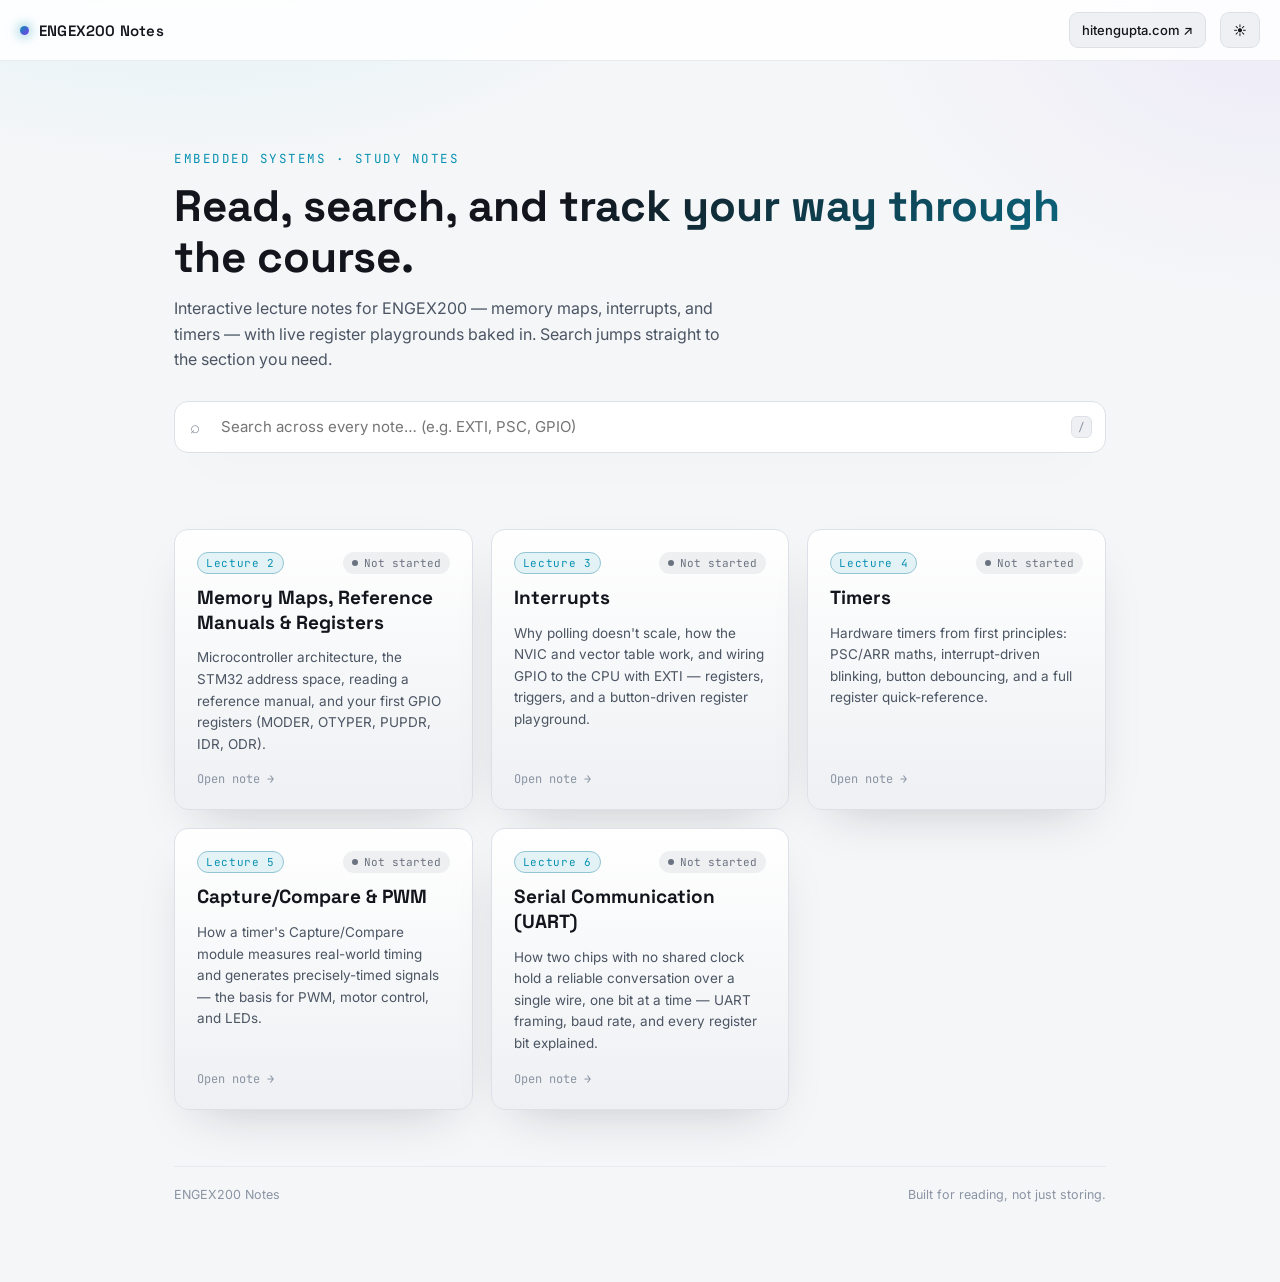
<file: index.html>
<!doctype html>
<html lang="en">
<head>
<meta charset="utf-8" />
<meta name="viewport" content="width=device-width, initial-scale=1" />
<title>ENGEX200 Notes</title>
<meta name="description" content="Interactive study notes for ENGEX200 — memory maps, interrupts, and timers." />
<link rel="preconnect" href="https://fonts.googleapis.com" />
<link rel="preconnect" href="https://fonts.gstatic.com" crossorigin />
<link href="https://fonts.googleapis.com/css2?family=Space+Grotesk:wght@500;600;700&family=Inter:wght@400;500;600&family=JetBrains+Mono:wght@400;500&display=swap" rel="stylesheet" />
<link rel="stylesheet" href="assets/css/site.css" />
</head>
<body>
  <header class="topbar">
    <div class="brand"><span class="dot"></span> ENGEX200 Notes</div>
    <div class="topbar-spacer"></div>
    <a class="icon-btn" href="https://hitengupta.com" title="hitengupta.com">hitengupta.com ↗</a>
    <button class="icon-btn" data-theme-toggle aria-pressed="false" title="Toggle theme">
      <span data-theme-icon>🌙</span>
    </button>
  </header>

  <main class="hub-main">
    <section class="hero">
      <p class="eyebrow">Embedded systems · study notes</p>
      <h1>Read, search, and track your way through the course.</h1>
      <p>Interactive lecture notes for ENGEX200 — memory maps, interrupts, and timers — with live register playgrounds baked in. Search jumps straight to the section you need.</p>

      <div class="search-wrap">
        <span class="search-icon">⌕</span>
        <input id="searchInput" class="search-input" type="text" placeholder="Search across every note… (e.g. EXTI, PSC, GPIO)" autocomplete="off" />
        <span class="search-kbd">/</span>
        <div id="searchResults" class="search-results"></div>
      </div>
    </section>

    <section id="noteGrid" class="note-grid" aria-label="Lecture notes"></section>

    <footer class="hub-footer">
      <span>ENGEX200 Notes</span>
      <span>Built for reading, not just storing.</span>
    </footer>
  </main>

  <script src="assets/js/theme.js"></script>
  <script src="assets/js/progress.js"></script>
  <script src="assets/js/notes-data.js"></script>
  <script src="assets/js/search.js"></script>
  <script>
    function statusClass(status) {
      return { idle: "status-idle", progress: "status-progress", done: "status-done" }[status];
    }

    function renderCards(notes) {
      const grid = document.getElementById("noteGrid");
      grid.innerHTML = "";
      notes.forEach((note, i) => {
        const status = EngexProgress.get(note.id);
        const card = document.createElement("a");
        card.href = `note.html?id=${encodeURIComponent(note.id)}`;
        card.className = "note-card";
        card.style.animationDelay = `${i * 40}ms`;
        card.innerHTML = `
          <div class="note-card-top">
            <span class="lecture-tag">Lecture ${note.lecture}</span>
            <span class="badge ${statusClass(status)}">${EngexProgress.LABELS[status]}</span>
          </div>
          <h3>${note.title}</h3>
          <p>${note.blurb}</p>
          <div class="note-card-foot">
            <span class="note-card-open">Open note →</span>
          </div>
        `;
        grid.appendChild(card);
      });
    }

    EngexNotes.load().then(renderCards);
    window.addEventListener("engex200:progresschange", () => EngexNotes.load().then(renderCards));

    EngexSearch.init(document.getElementById("searchInput"), document.getElementById("searchResults"));
  </script>
</body>
</html>
</file>
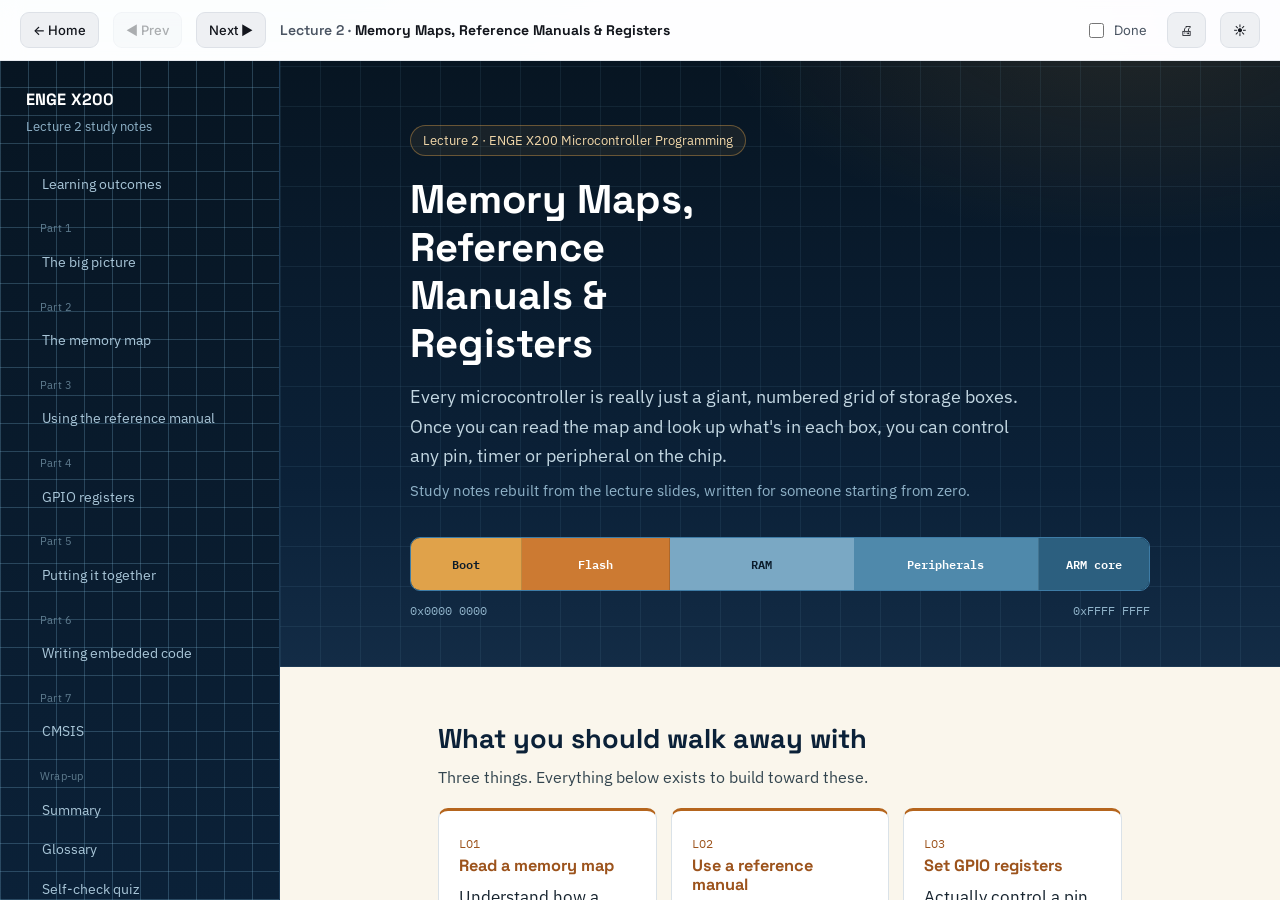
<file: note.html>
<!doctype html>
<html lang="en">
<head>
<meta charset="utf-8" />
<meta name="viewport" content="width=device-width, initial-scale=1" />
<title>ENGEX200 Notes</title>
<link rel="preconnect" href="https://fonts.googleapis.com" />
<link rel="preconnect" href="https://fonts.gstatic.com" crossorigin />
<link href="https://fonts.googleapis.com/css2?family=Space+Grotesk:wght@500;600;700&family=Inter:wght@400;500;600&family=JetBrains+Mono:wght@400;500&display=swap" rel="stylesheet" />
<link rel="stylesheet" href="assets/css/site.css" />
</head>
<body class="viewer-body">
  <header class="topbar viewer-topbar">
    <a class="icon-btn" href="index.html" title="Back to all notes">← Home</a>
    <button id="prevBtn" class="icon-btn compact-label" title="Previous lecture" disabled>◀ <span class="label-text">Prev</span></button>
    <button id="nextBtn" class="icon-btn compact-label" title="Next lecture" disabled><span class="label-text">Next</span> ▶</button>
    <span id="viewerTitle" class="viewer-title"></span>
    <div class="topbar-spacer"></div>
    <label class="mark-done-label" title="Mark this note as done">
      <input type="checkbox" id="markDoneCheckbox" />
      <span class="label-text">Done</span>
    </label>
    <button id="printBtn" class="icon-btn" title="Print this note">🖨</button>
    <button class="icon-btn" data-theme-toggle aria-pressed="false" title="Toggle theme">
      <span data-theme-icon>🌙</span>
    </button>
  </header>

  <div id="frameWrap" class="viewer-frame-wrap">
    <iframe id="noteFrame" title="Note content"></iframe>
  </div>

  <script src="assets/js/theme.js"></script>
  <script src="assets/js/progress.js"></script>
  <script src="assets/js/notes-data.js"></script>
  <script src="assets/js/viewer.js"></script>
</body>
</html>
</file>
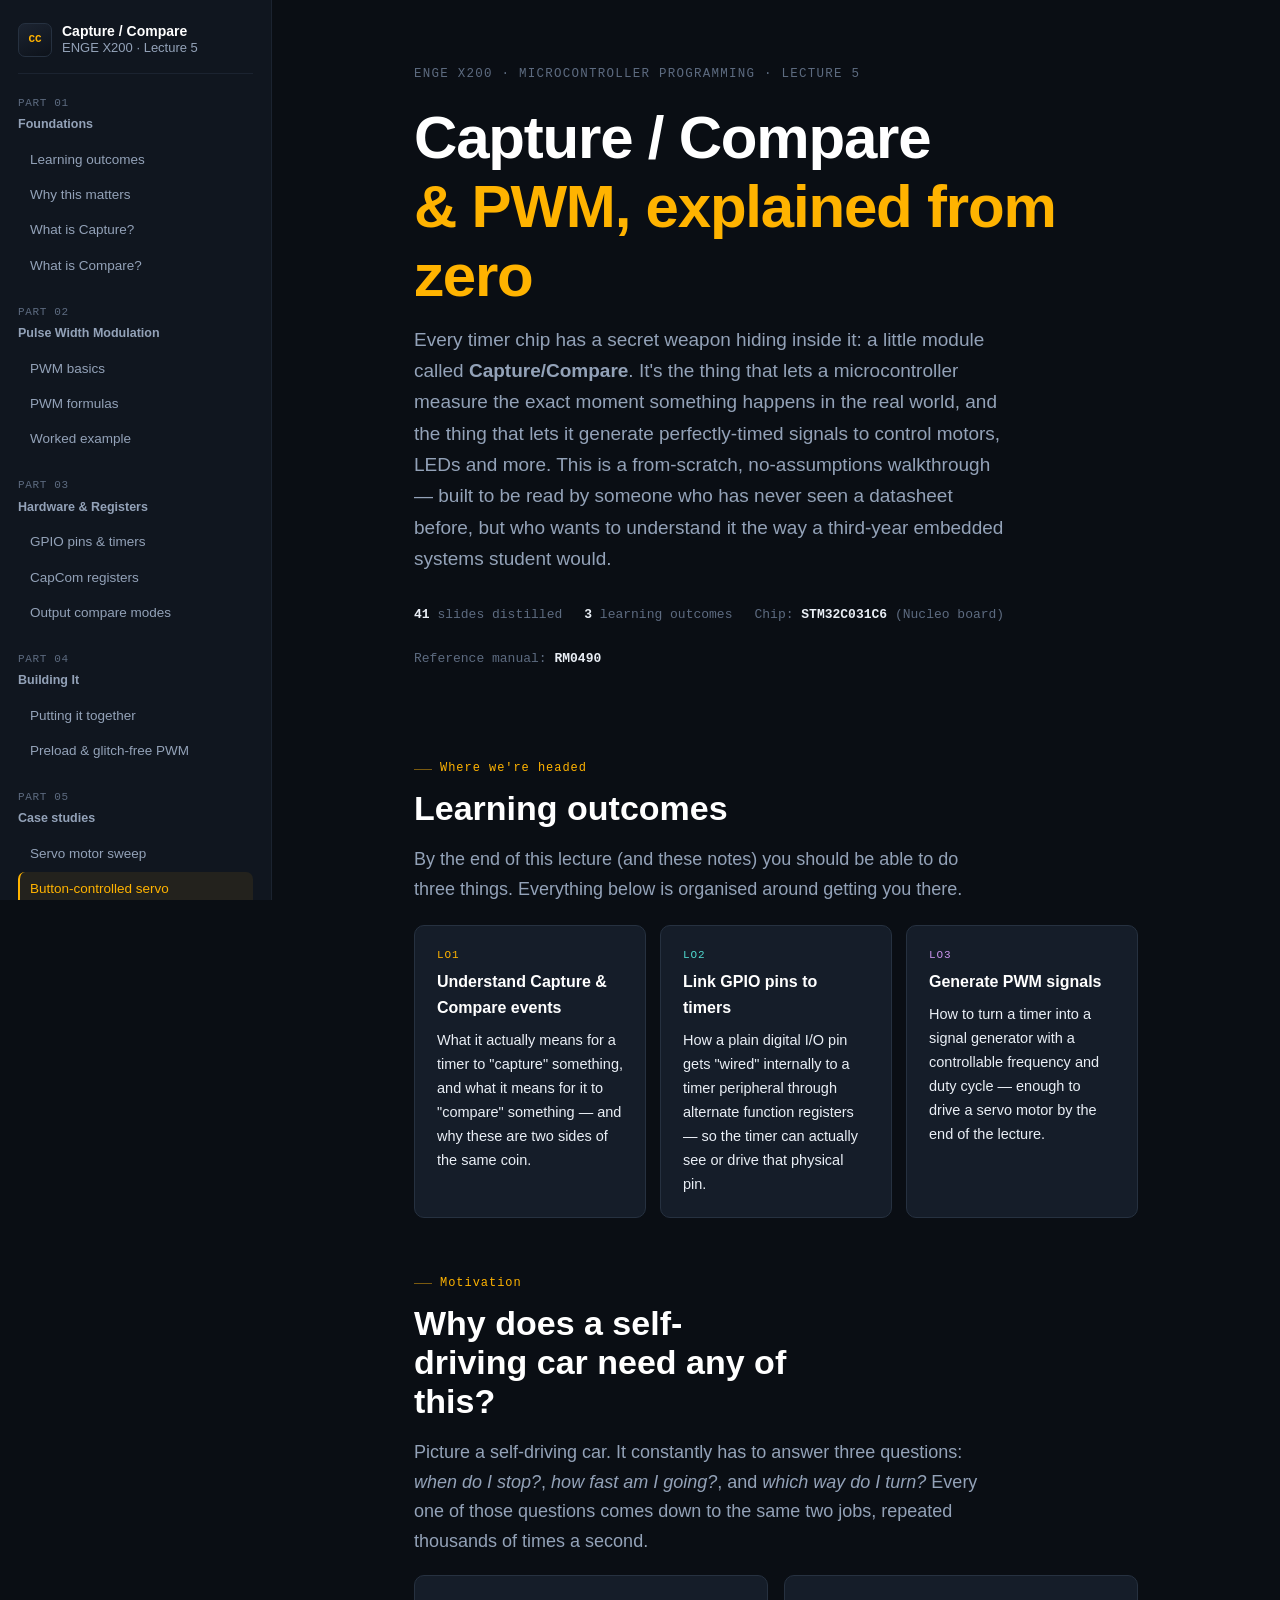
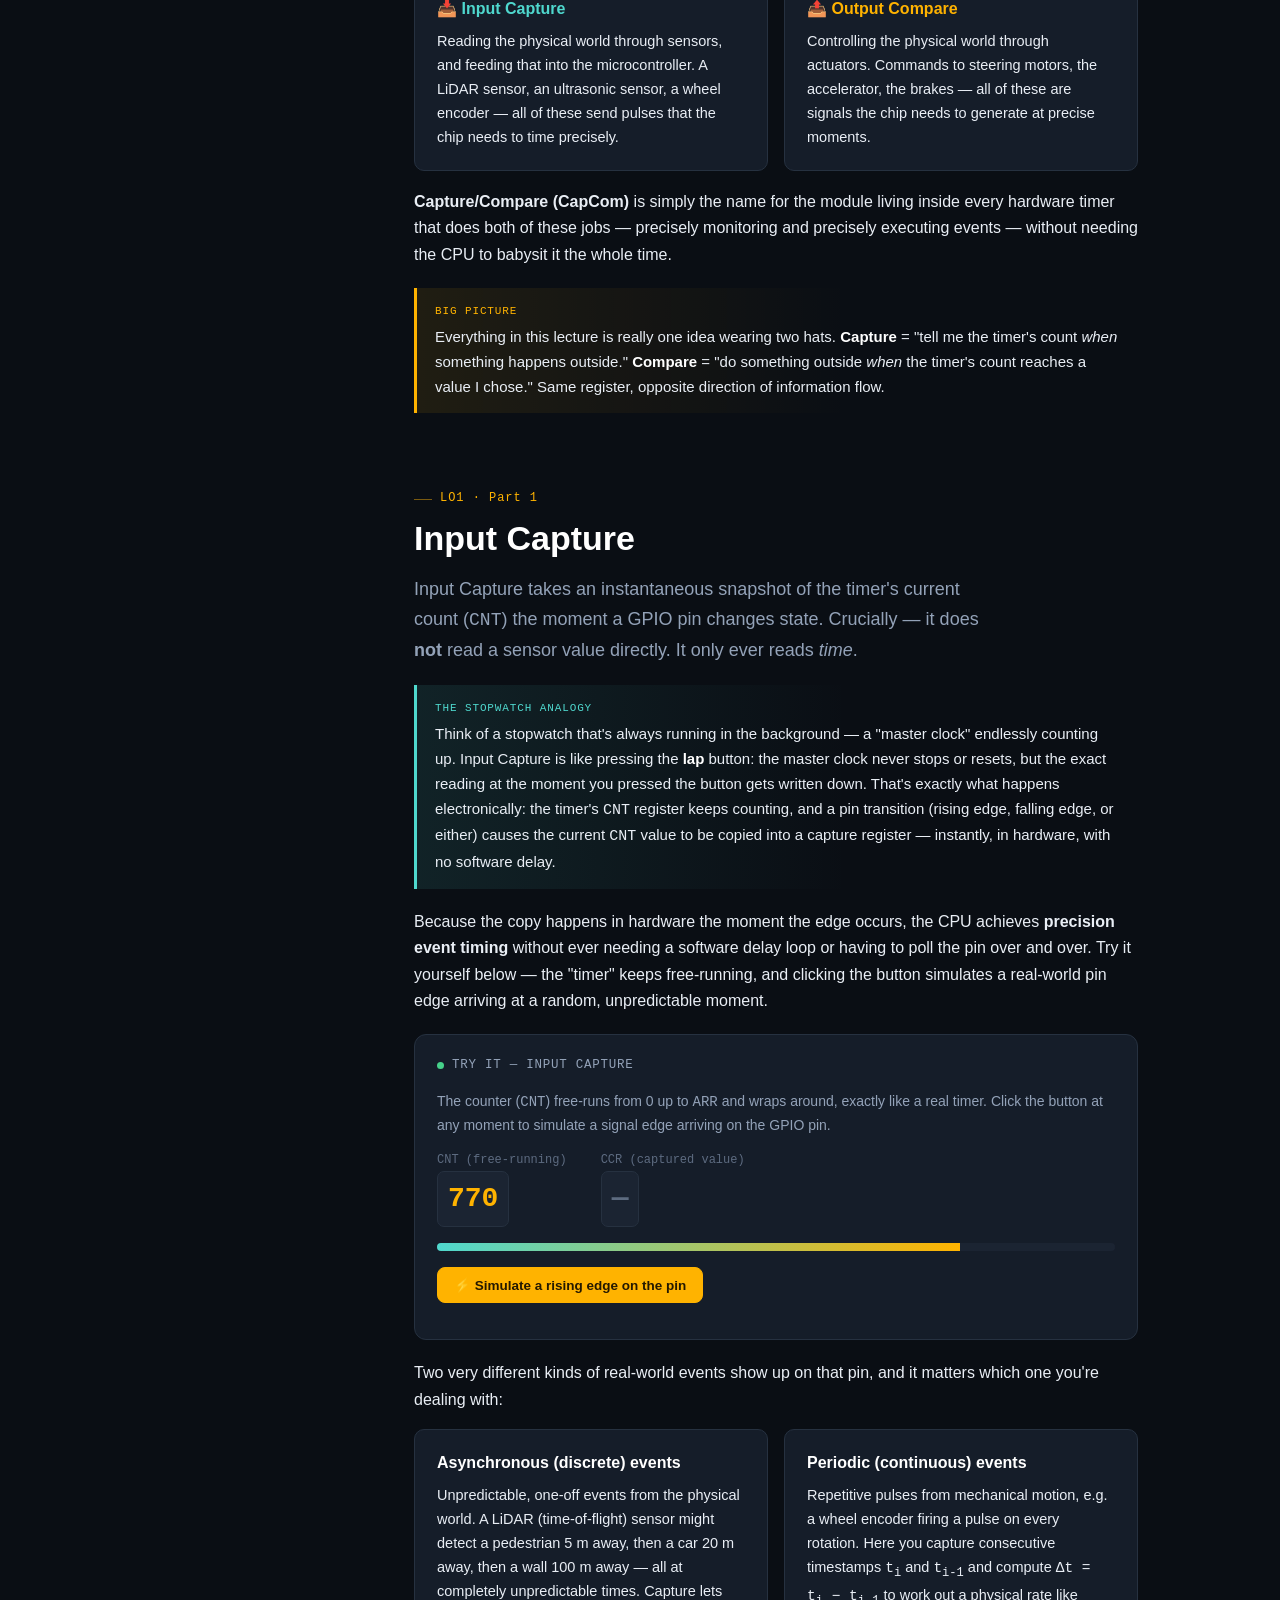
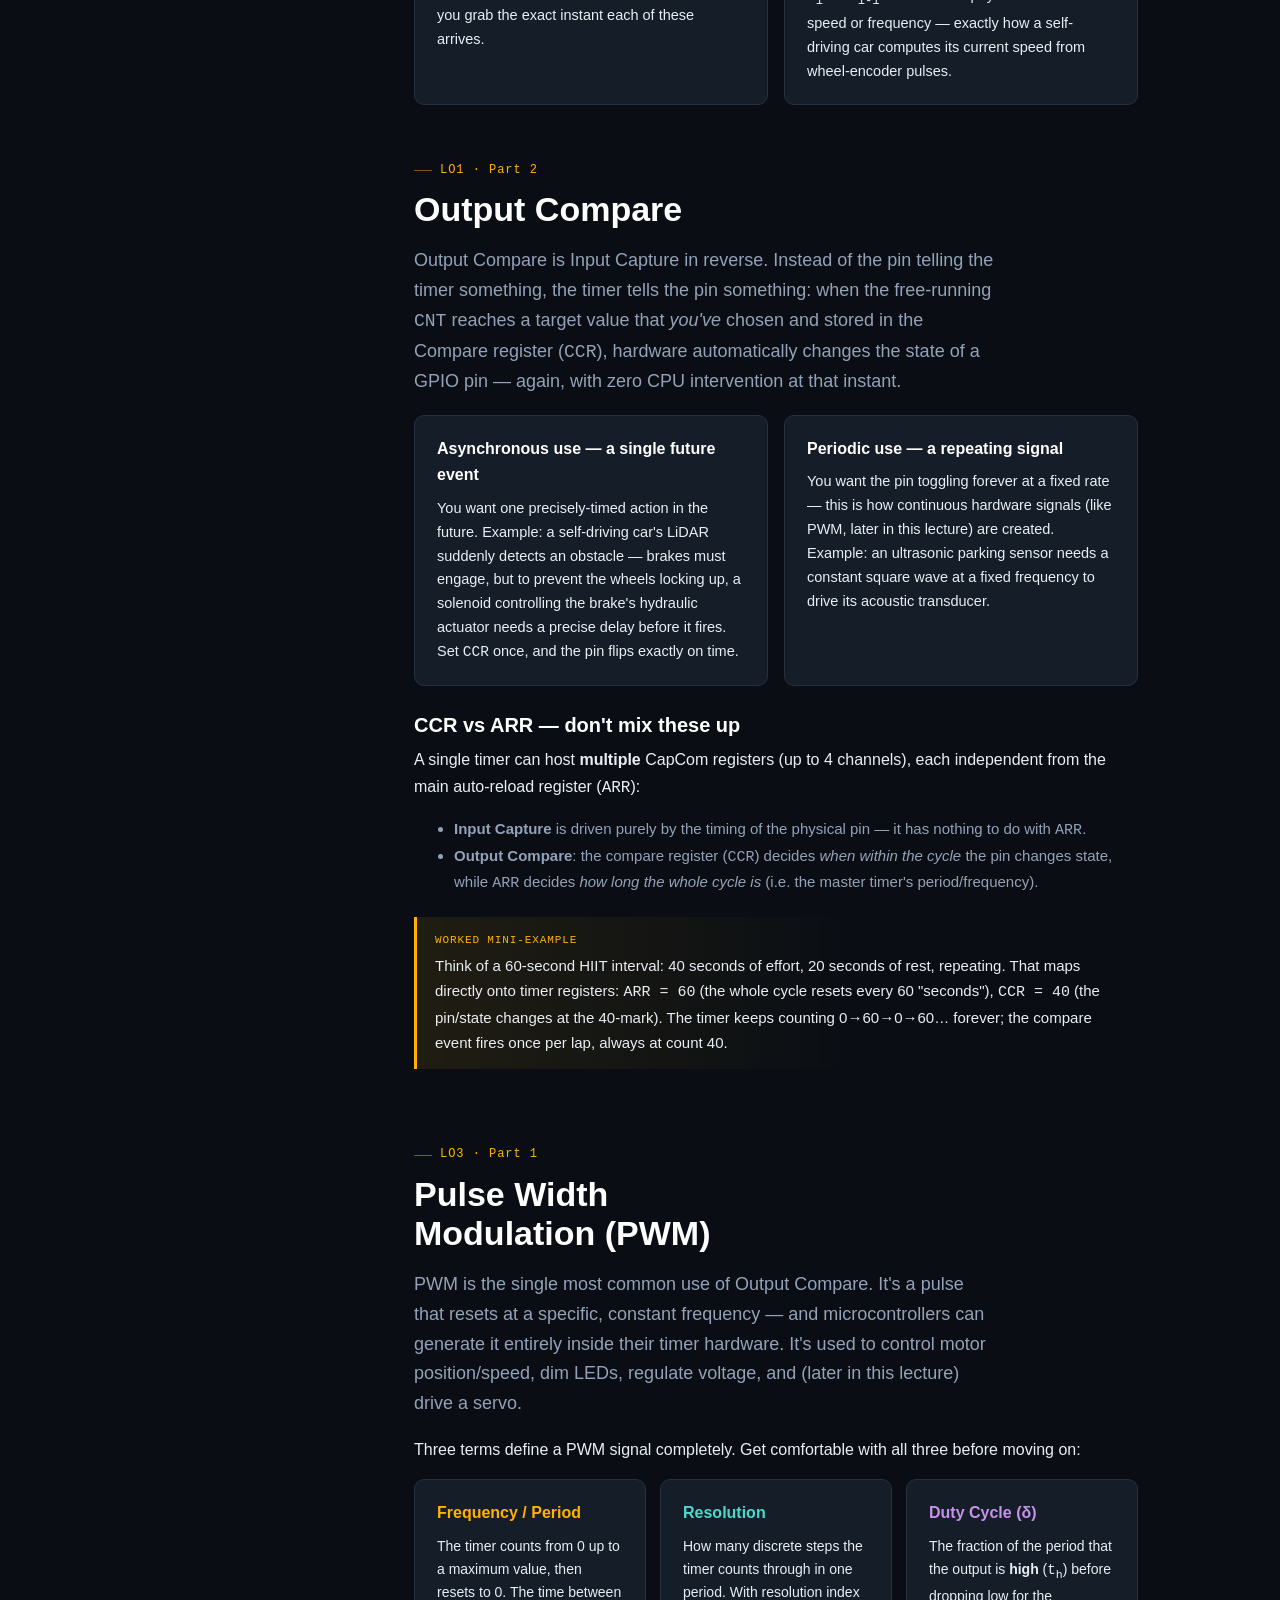
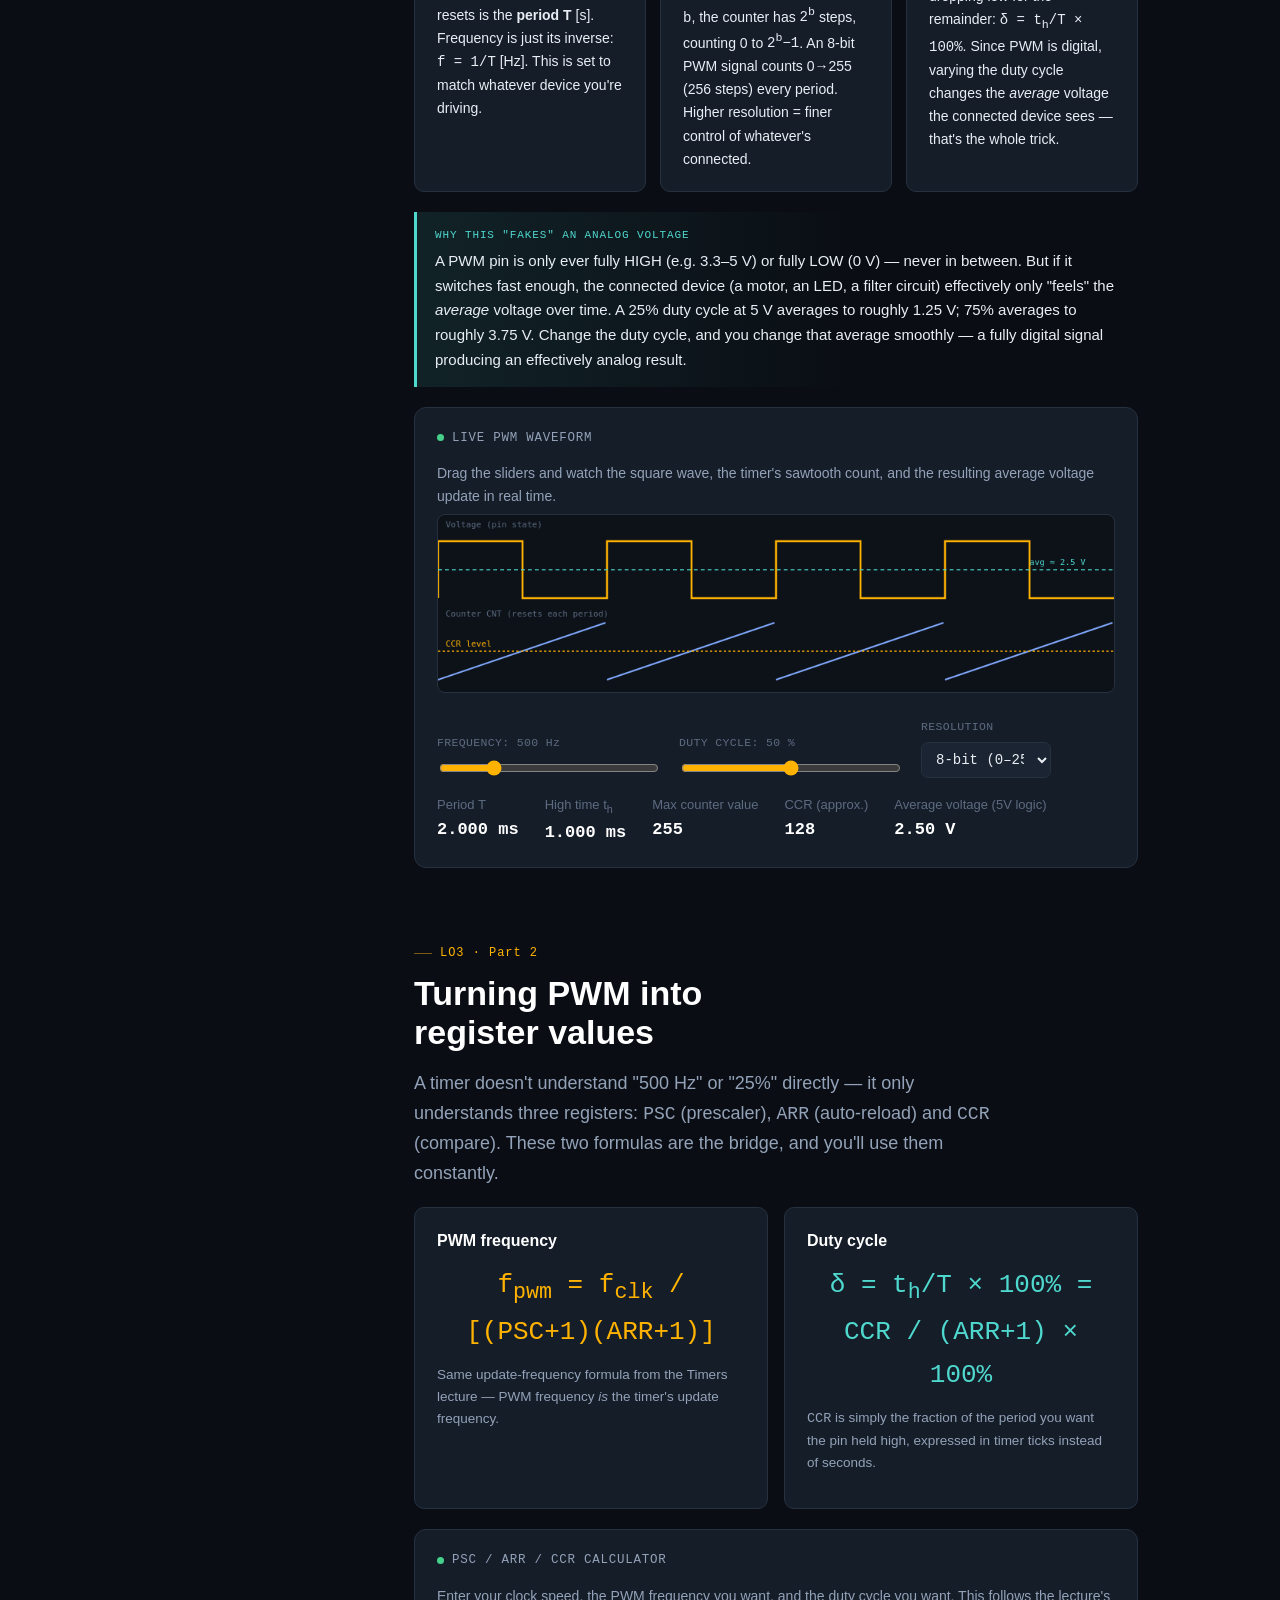
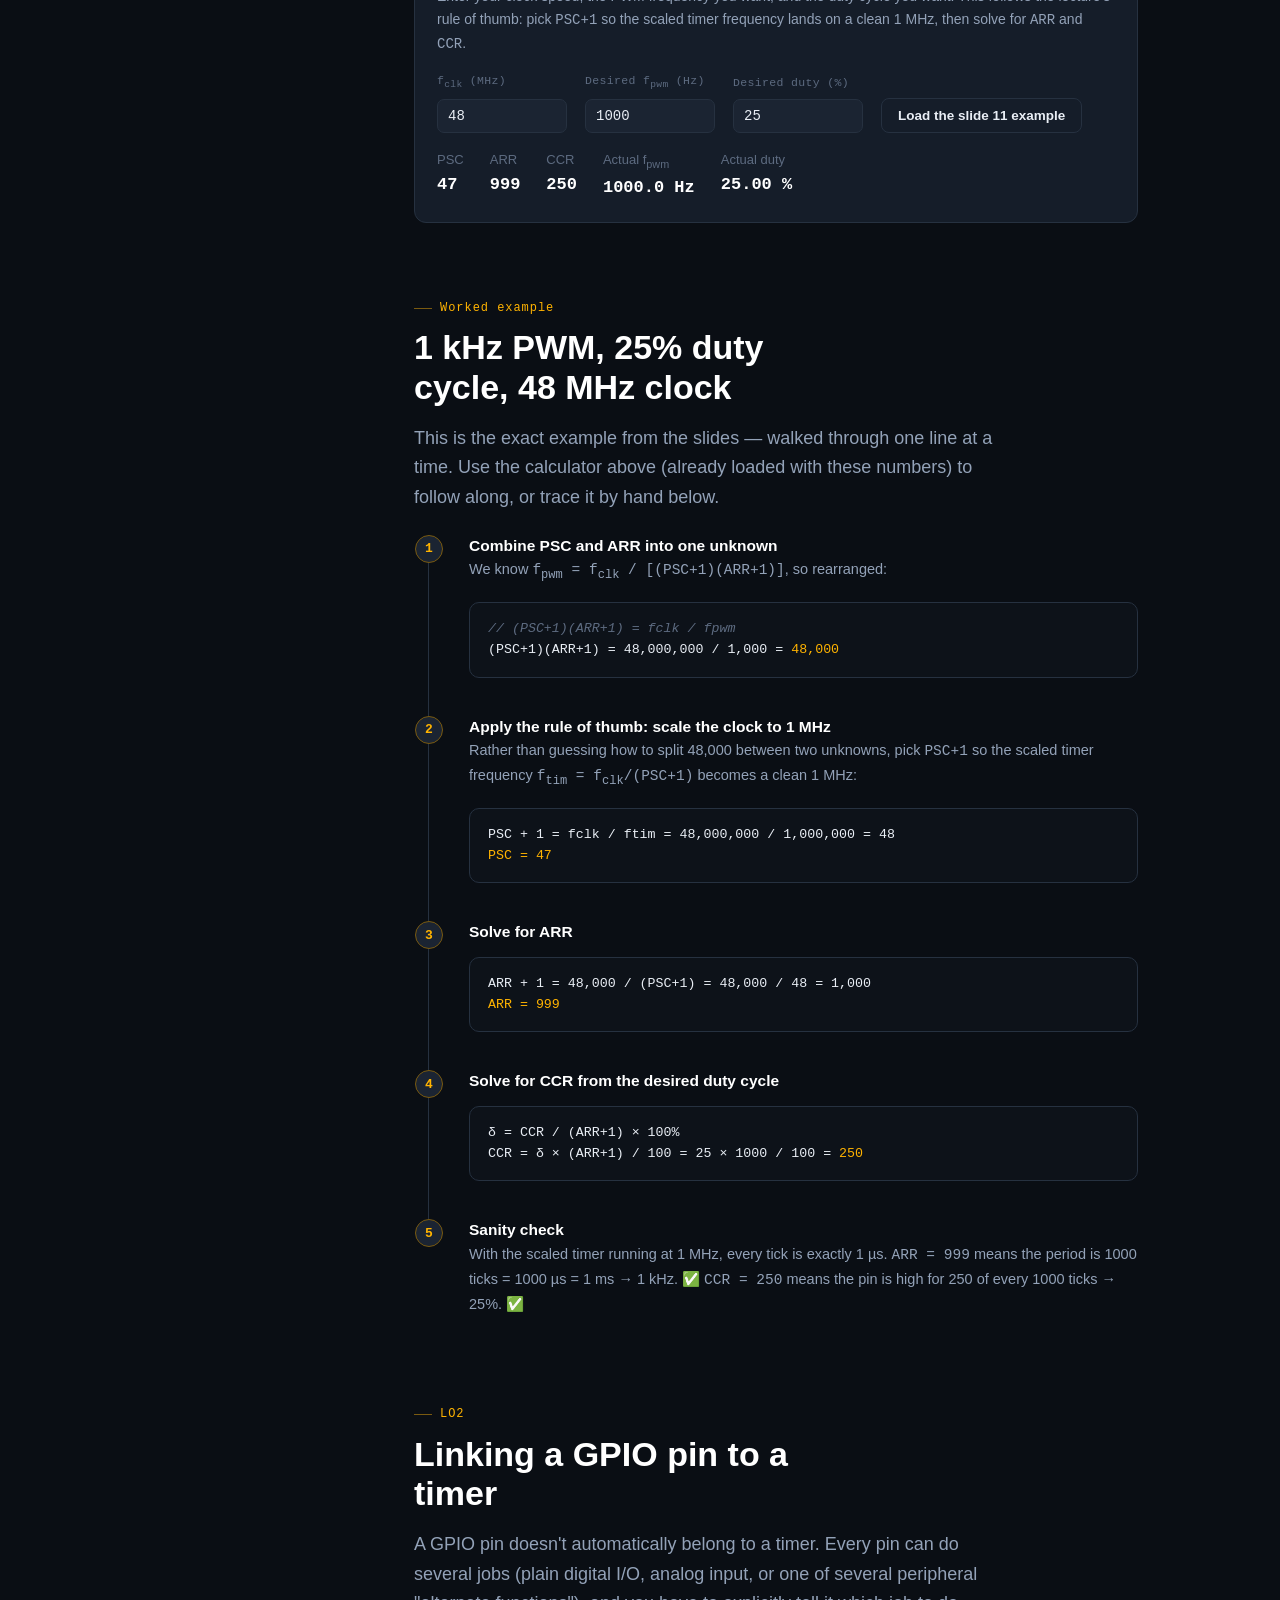
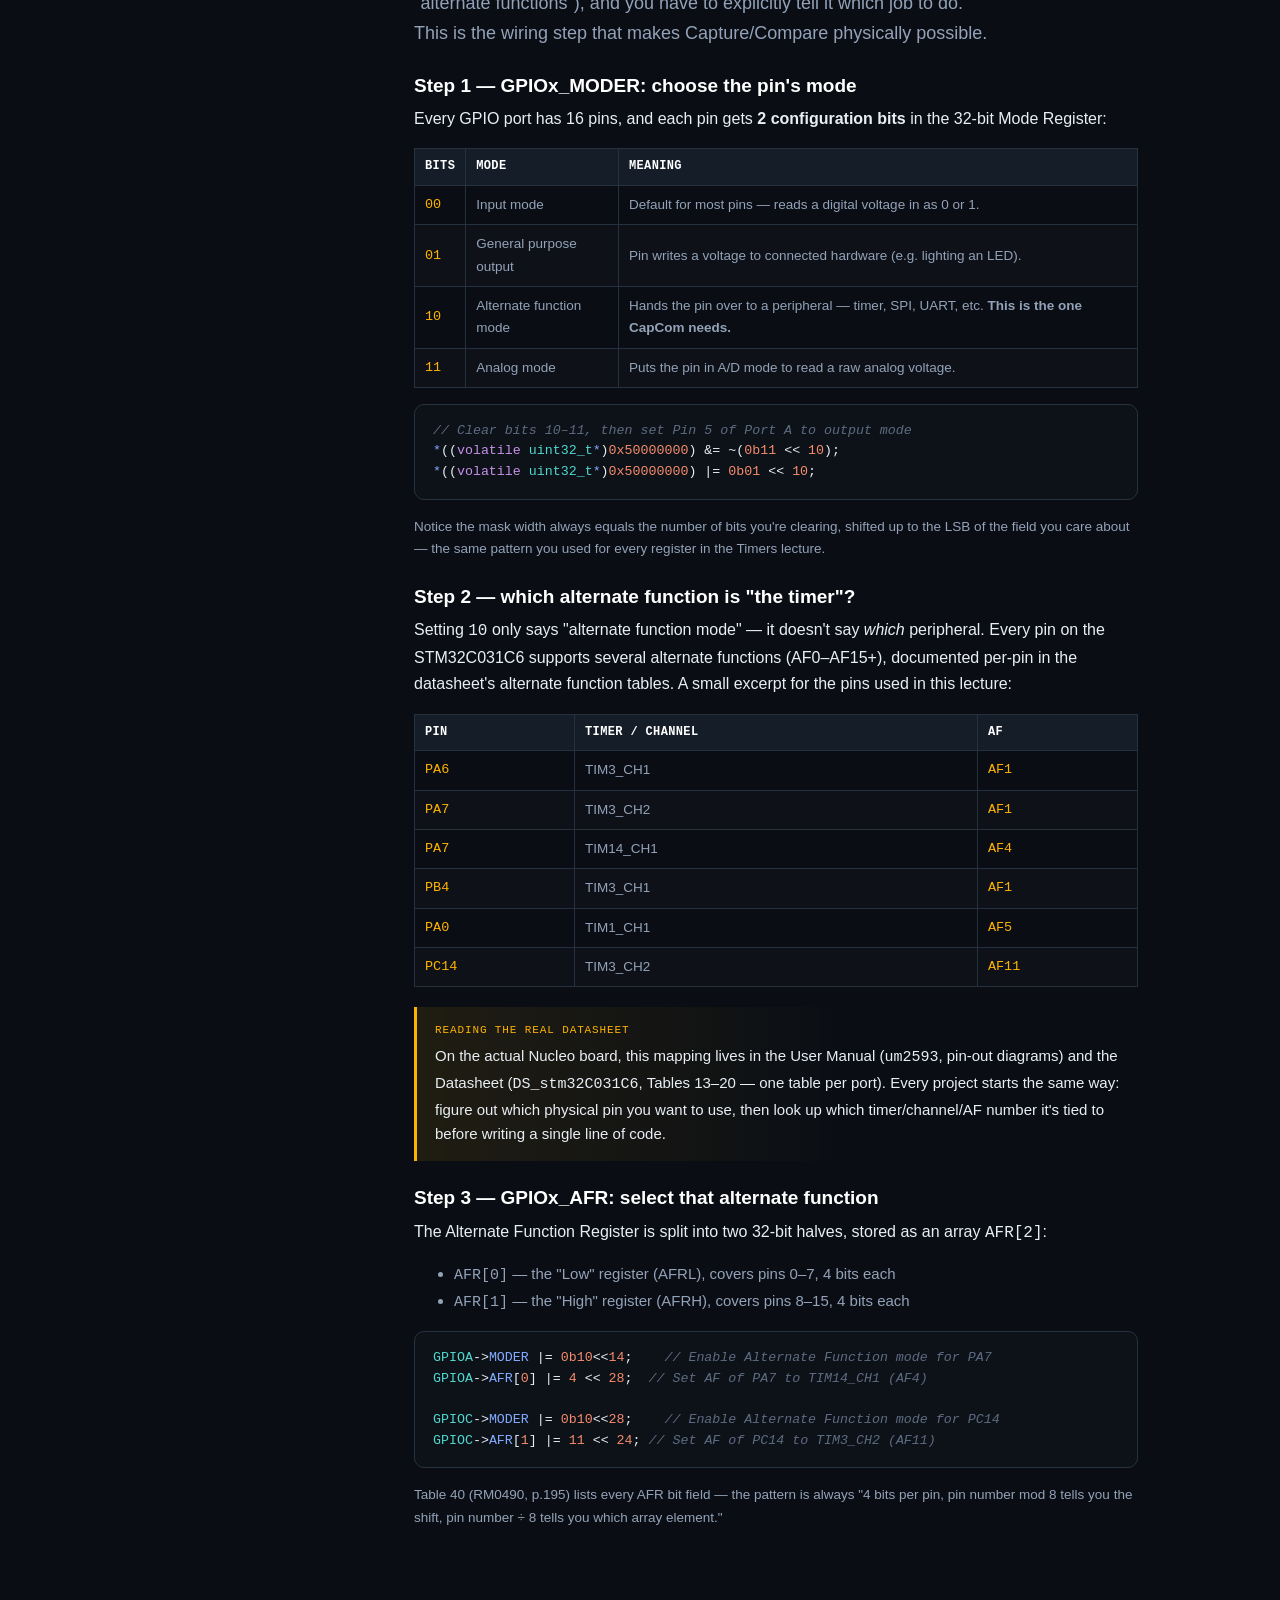
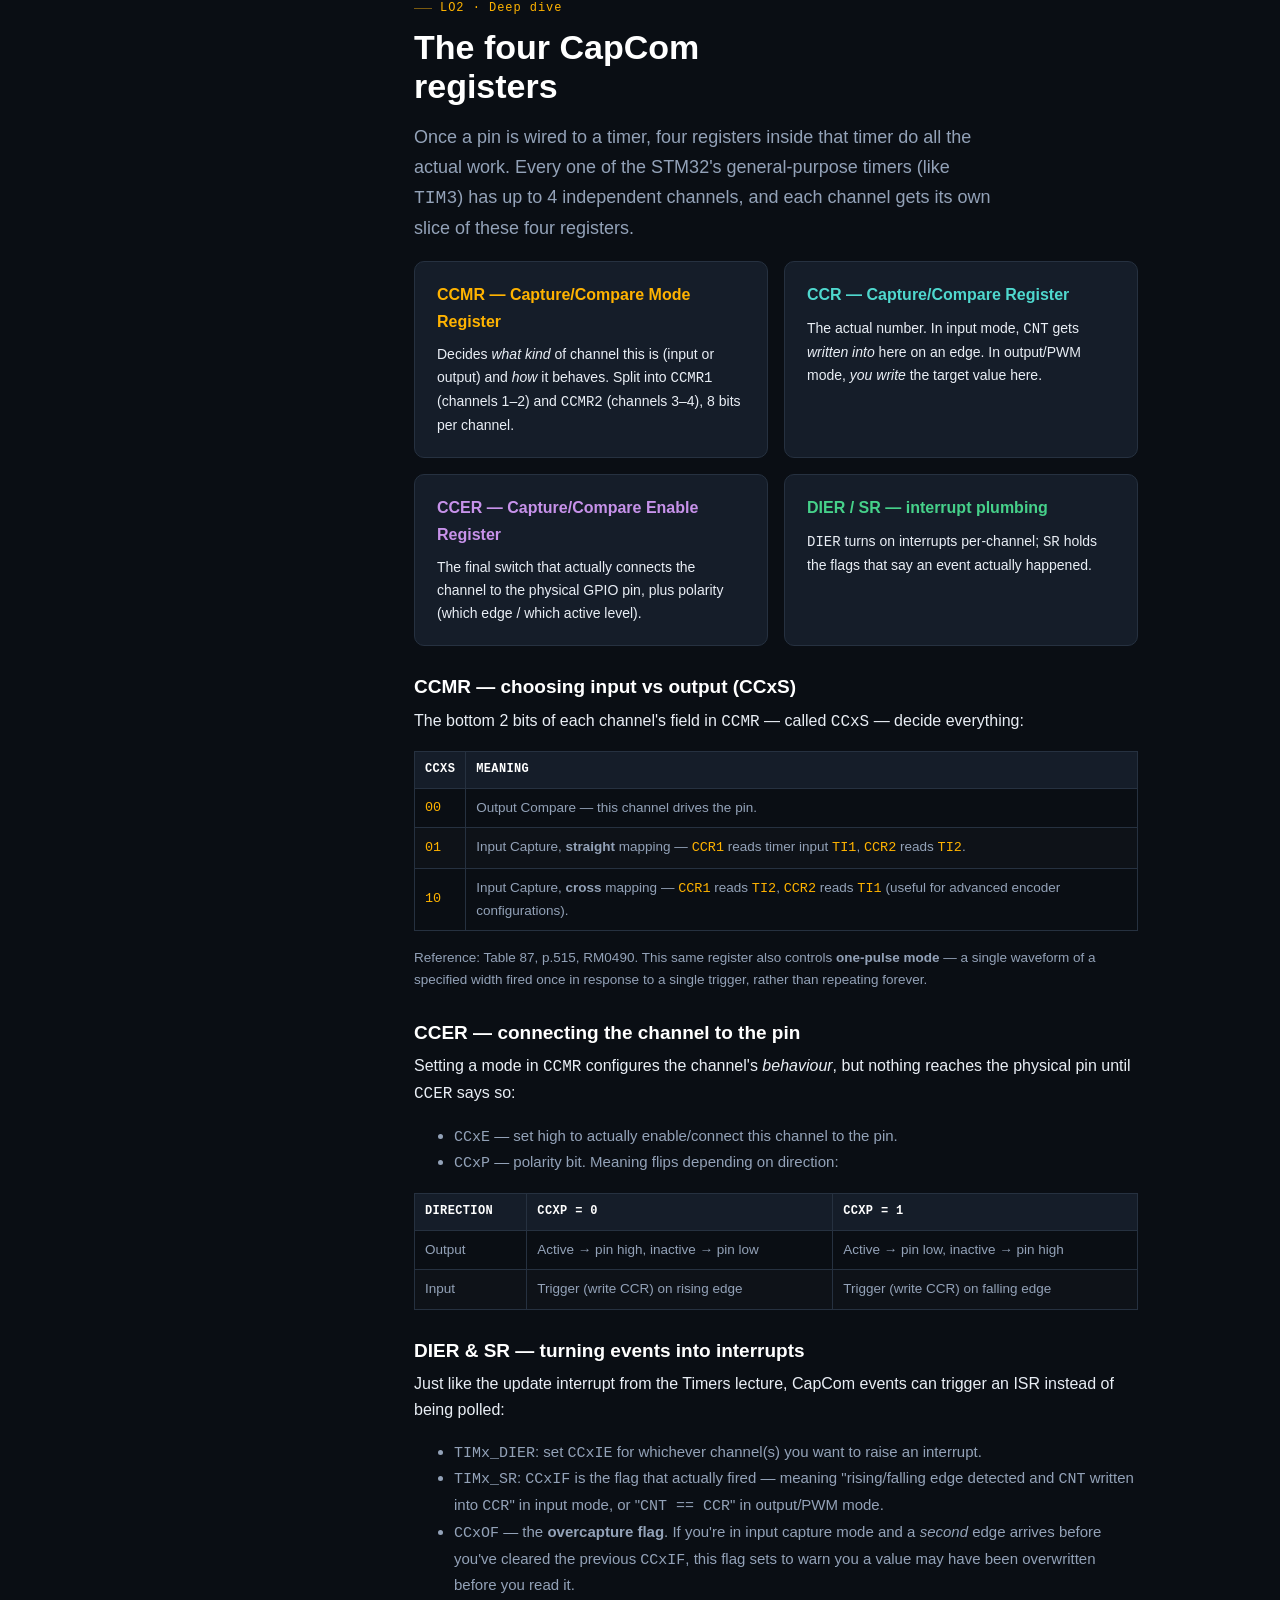
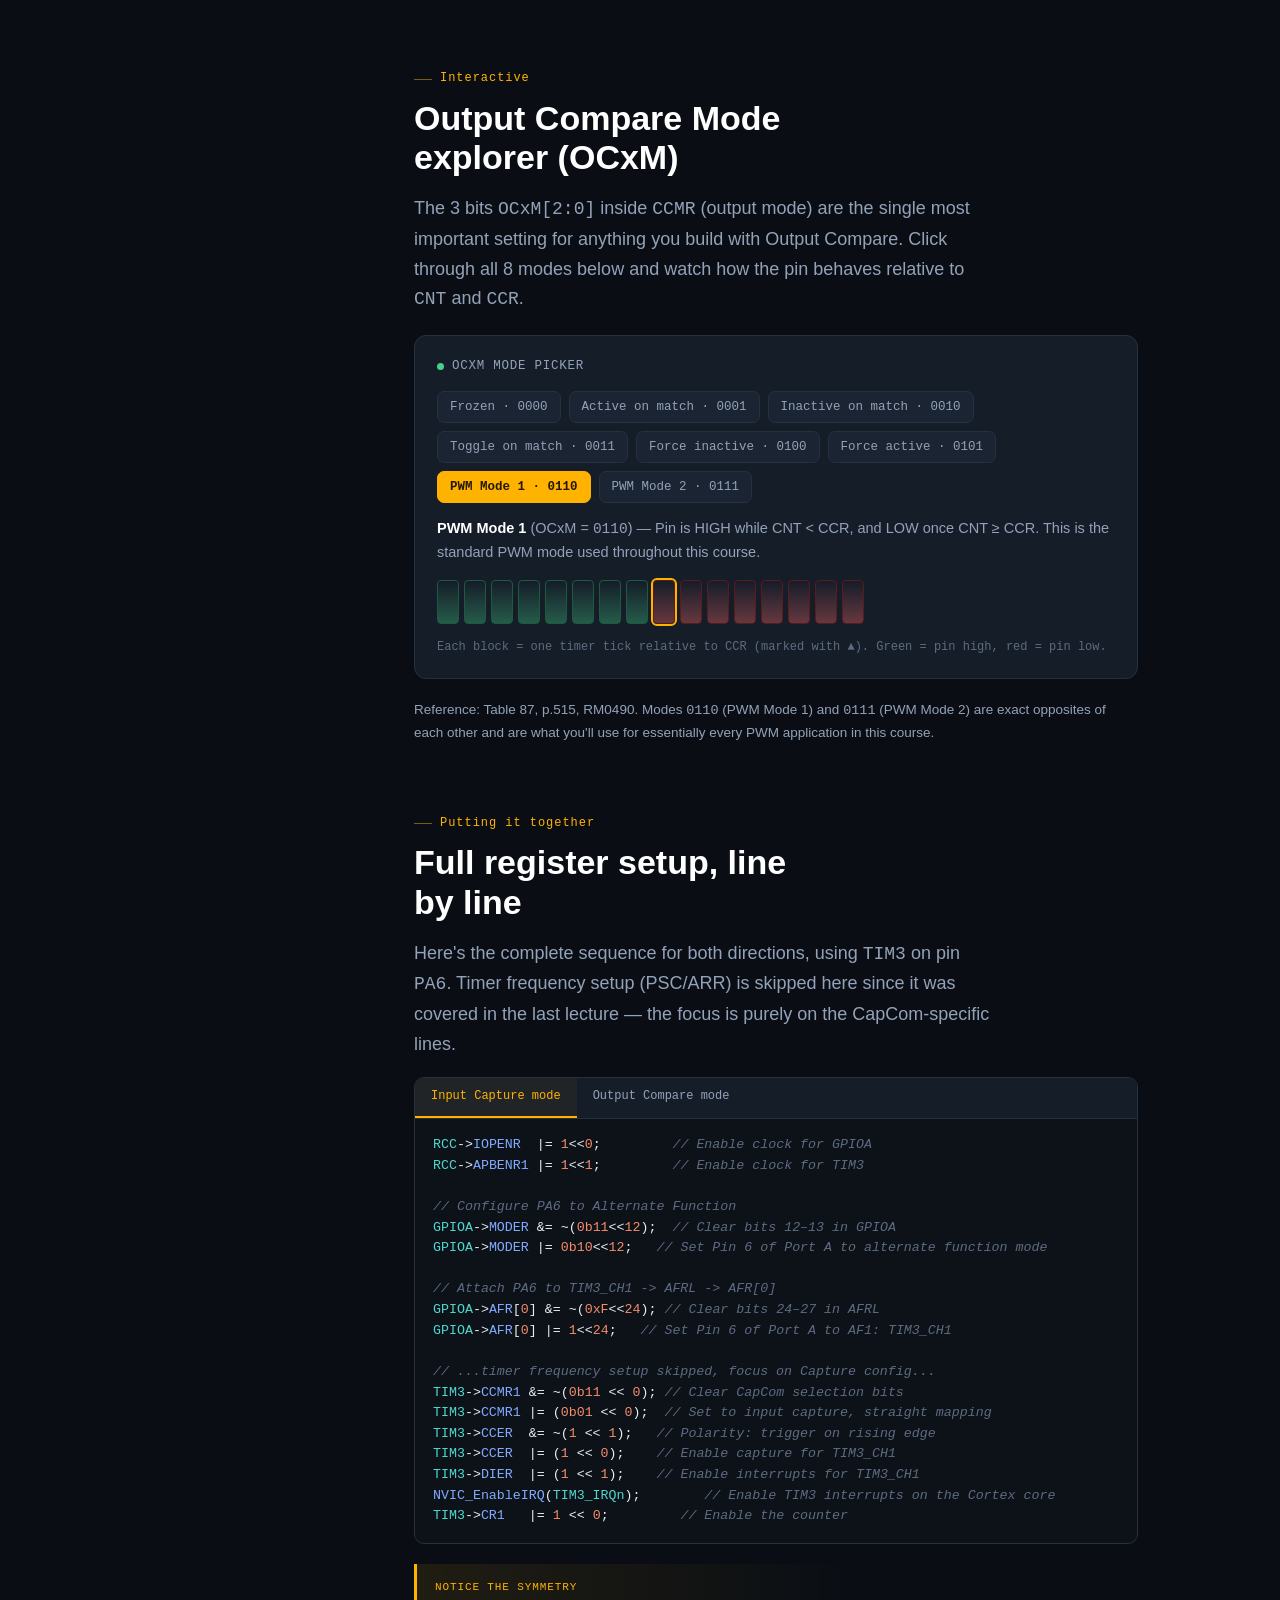
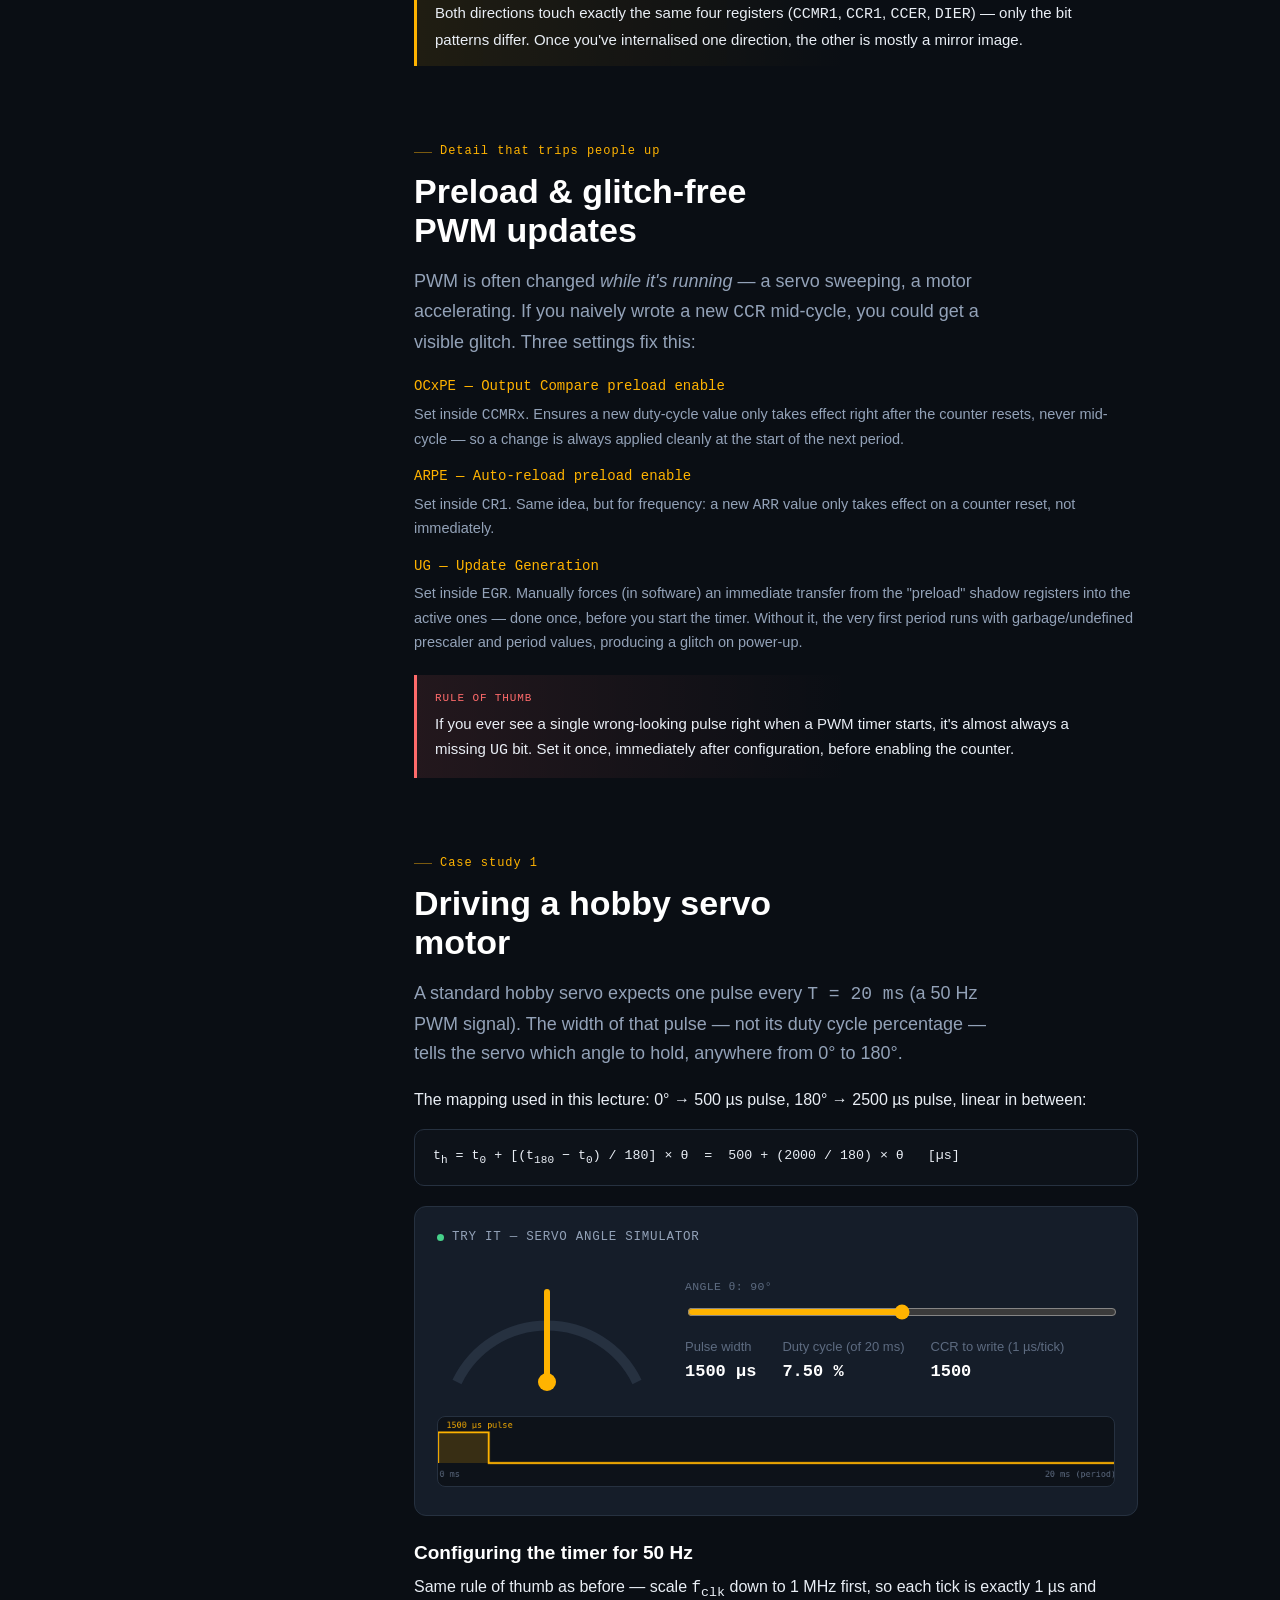
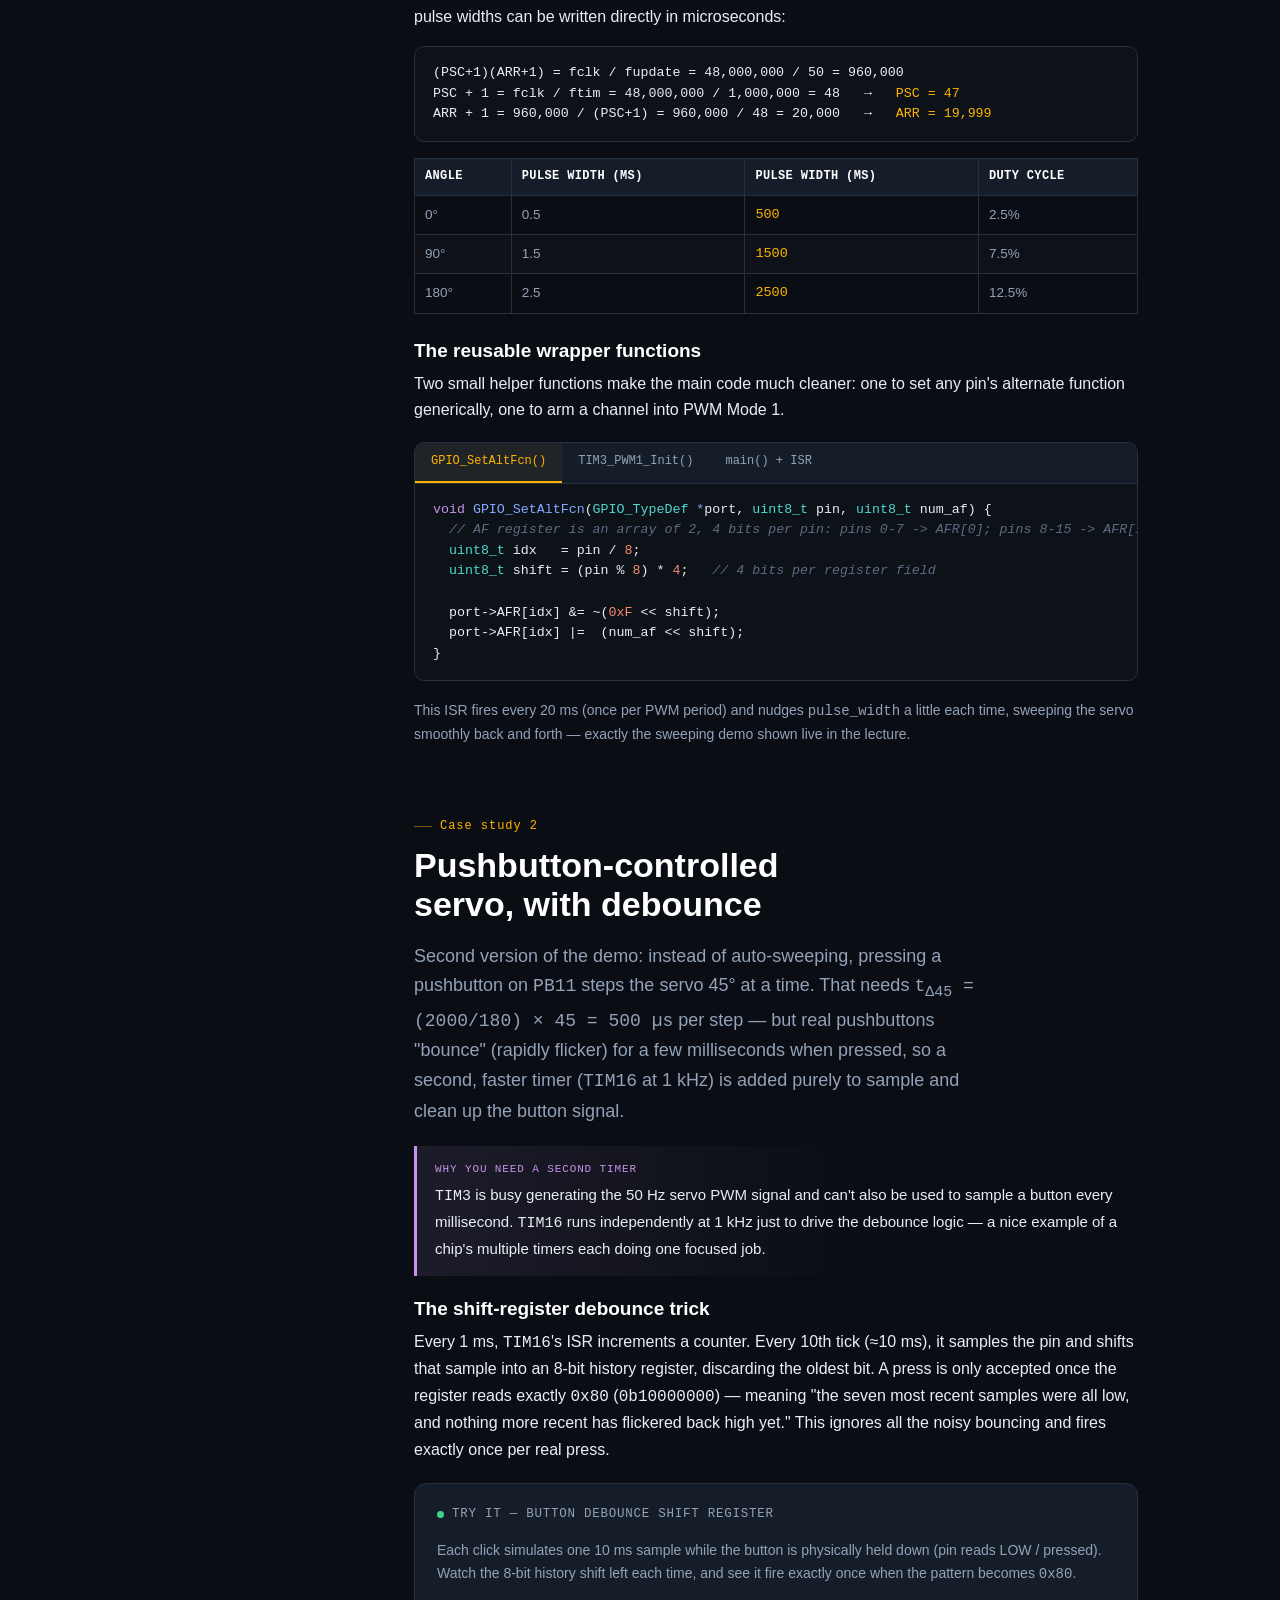
<file: notes/CapCom.html>
<!DOCTYPE html>
<html lang="en">
<head>
<meta charset="UTF-8">
<meta name="viewport" content="width=device-width, initial-scale=1.0">
<title>Capture/Compare &amp; PWM — ENGE X200 Interactive Notes</title>
<style>
/* ============================================================
   DESIGN TOKENS
   ============================================================ */
:root{
  --bg:        #0A0E14;
  --panel:     #10161F;
  --panel-2:   #151D29;
  --raised:    #1B2432;
  --border:    #263140;
  --border-lo: #1B2330;
  --text:      #E9EEF5;
  --text-dim:  #93A2B8;
  --text-mute: #5D6B80;
  --amber:     #FFB300;
  --amber-dim: #7A5A10;
  --amber-glow: rgba(255,179,0,.35);
  --teal:      #4FD8CE;
  --teal-dim:  #123B38;
  --violet:    #C792EA;
  --green:     #46D18A;
  --red:       #FF6B6B;
  --display: 'Century Gothic','Avenir Next','Segoe UI',sans-serif;
  --sans:    'Segoe UI',Roboto,'Helvetica Neue',Arial,sans-serif;
  --mono:    'SFMono-Regular',Consolas,'Roboto Mono','Liberation Mono',Menlo,monospace;
  --radius:  10px;
  --maxw:    780px;
}
*,*::before,*::after{ box-sizing:border-box; }
html{ scroll-behavior:smooth; }
body{
  margin:0; background:var(--bg); color:var(--text);
  font-family:var(--sans); font-size:16px; line-height:1.65;
  -webkit-font-smoothing:antialiased;
}
@media (prefers-reduced-motion: reduce){
  html{ scroll-behavior:auto; }
  *{ animation-duration:0.001ms !important; animation-iteration-count:1 !important; transition-duration:0.001ms !important; }
}
h1,h2,h3,h4{ font-family:var(--display); font-weight:700; color:#fff; line-height:1.15; margin:0 0 .5em 0; }
p{ margin:0 0 1em 0; }
a{ color:var(--amber); }
code,.mono{ font-family:var(--mono); }
::selection{ background:var(--amber-glow); color:#fff; }
::-webkit-scrollbar{ width:10px; height:10px; }
::-webkit-scrollbar-track{ background:var(--bg); }
::-webkit-scrollbar-thumb{ background:#28303e; border-radius:6px; }

/* LAYOUT */
.layout{ display:grid; grid-template-columns:272px 1fr; min-height:100vh; }
.sidebar{ position:sticky; top:0; height:100vh; overflow-y:auto; background:var(--panel); border-right:1px solid var(--border-lo); padding:22px 18px 40px; }
.brand{ display:flex; align-items:center; gap:10px; padding-bottom:16px; margin-bottom:14px; border-bottom:1px solid var(--border-lo); }
.brand__chip{ width:34px; height:34px; border-radius:7px; background:linear-gradient(155deg,#1c2431,#0d121a); border:1px solid var(--border); display:flex; align-items:center; justify-content:center; font-family:var(--mono); font-size:11px; color:var(--amber); font-weight:700; }
.brand__text{ font-size:13px; line-height:1.3; color:var(--text-dim); }
.brand__text b{ color:#fff; display:block; font-size:14px; font-family:var(--display); }
.navpart{ margin:20px 0 4px; }
.navpart__num{ font-family:var(--mono); font-size:11px; color:var(--text-mute); letter-spacing:.06em; }
.navpart__title{ font-size:12.5px; color:var(--text-dim); margin-top:2px; font-weight:600; }
.navlist{ list-style:none; margin:8px 0 0; padding:0; }
.navlist li{ margin:1px 0; }
.navlink{ display:block; padding:6px 10px; border-radius:7px; color:var(--text-dim); text-decoration:none; font-size:13.5px; border-left:2px solid transparent; transition:background .15s ease,color .15s ease; }
.navlink:hover{ background:var(--panel-2); color:#fff; }
.navlink.active{ color:var(--amber); background:rgba(255,179,0,.08); border-left:2px solid var(--amber); }
.sidebar-toggle{ display:none; position:fixed; top:14px; left:14px; z-index:50; width:42px; height:42px; border-radius:9px; background:var(--panel-2); border:1px solid var(--border); color:var(--text); align-items:center; justify-content:center; cursor:pointer; }
.sidebar-toggle svg{ width:18px; height:18px; }
main{ min-width:0; }
.main-inner{ max-width:var(--maxw); margin:0 auto; padding:64px 28px 120px; }
.wide{ max-width:960px; }
.section{ scroll-margin-top:24px; padding-top:56px; }
.section:first-of-type{ padding-top:0; }
.eyebrow{ font-family:var(--mono); font-size:12px; color:var(--amber); letter-spacing:.08em; margin-bottom:10px; display:flex; align-items:center; gap:8px; }
.eyebrow::before{ content:''; width:18px; height:1px; background:var(--amber-dim); }
.section h2{ font-size:clamp(26px,3.4vw,34px); max-width:20ch; }
.lede{ font-size:18px; color:var(--text-dim); max-width:58ch; }

/* HERO */
.hero{ padding-top:8px; }
.hero__kicker{ font-family:var(--mono); font-size:12.5px; color:var(--text-mute); letter-spacing:.1em; margin-bottom:18px; }
.hero h1{ font-size:clamp(38px,6.6vw,60px); letter-spacing:-.02em; margin-bottom:14px;}
.hero h1 span{ color:var(--amber); }
.hero__sub{ font-size:19px; color:var(--text-dim); max-width:56ch; margin-bottom:30px; }
.hero__meta{ display:flex; gap:22px; flex-wrap:wrap; font-size:13px; color:var(--text-mute); font-family:var(--mono); margin-bottom:34px; }
.hero__meta b{ color:var(--text); }

/* GENERIC COMPONENTS */
.card{ background:var(--panel-2); border:1px solid var(--border); border-radius:var(--radius); padding:20px 22px; }
.callout{ border-left:3px solid var(--amber); background:linear-gradient(90deg, rgba(255,179,0,.09), transparent 60%); padding:14px 18px; border-radius:0 8px 8px 0; margin:20px 0; font-size:15px; }
.callout.teal{ border-left-color:var(--teal); background:linear-gradient(90deg, rgba(79,216,206,.10), transparent 60%); }
.callout.red{ border-left-color:var(--red); background:linear-gradient(90deg, rgba(255,107,107,.10), transparent 60%); }
.callout.violet{ border-left-color:var(--violet); background:linear-gradient(90deg, rgba(199,146,234,.10), transparent 60%); }
.callout b{ color:#fff; }
.callout__label{ font-family:var(--mono); font-size:11px; text-transform:uppercase; letter-spacing:.08em; color:var(--amber); display:block; margin-bottom:5px; }
.callout.teal .callout__label{ color:var(--teal); }
.callout.red .callout__label{ color:var(--red); }
.callout.violet .callout__label{ color:var(--violet); }

.grid2{ display:grid; grid-template-columns:1fr 1fr; gap:16px; }
.grid3{ display:grid; grid-template-columns:repeat(3,1fr); gap:14px; }
@media (max-width:760px){ .grid2,.grid3{ grid-template-columns:1fr; } }

.taglist{ display:flex; flex-wrap:wrap; gap:8px; margin:12px 0; padding:0; list-style:none; }
.tag{ font-family:var(--mono); font-size:12px; padding:4px 10px; border-radius:20px; background:var(--panel-2); border:1px solid var(--border); color:var(--text-dim); }

pre{ background:#0D1219; border:1px solid var(--border); border-radius:10px; padding:16px 18px; overflow-x:auto; font-size:13.3px; line-height:1.55; margin:16px 0; }
.tok-kw{ color:#C792EA; } .tok-type{ color:#4FD8CE; } .tok-num{ color:#F78C6C; }
.tok-com{ color:#5D6B80; font-style:italic; } .tok-str{ color:#C3E88D; }
.tok-fn{ color:#82AAFF; } .tok-amber{ color:var(--amber); }
.codepanel{ border:1px solid var(--border); border-radius:10px; overflow:hidden; margin:18px 0; background:#0D1219; }
.codepanel__tabs{ display:flex; background:var(--panel-2); border-bottom:1px solid var(--border); overflow-x:auto; }
.codepanel__tab{ font-family:var(--mono); font-size:12px; padding:9px 16px; color:var(--text-dim); cursor:pointer; white-space:nowrap; border-bottom:2px solid transparent; }
.codepanel__tab.active{ color:var(--amber); border-bottom:2px solid var(--amber); background:rgba(255,179,0,.05); }
.codepanel__panel{ display:none; }
.codepanel__panel.active{ display:block; }
.codepanel__panel pre{ margin:0; border:none; border-radius:0; }

.steps{ counter-reset:stepnum; margin:22px 0; }
.step{ position:relative; padding:2px 0 22px 40px; border-left:1px solid var(--border); margin-left:14px; }
.step:last-child{ border-left:1px solid transparent; padding-bottom:2px; }
.step::before{ counter-increment:stepnum; content:counter(stepnum); position:absolute; left:-14px; top:0; width:28px; height:28px; border-radius:50%; background:var(--raised); border:1px solid var(--amber-dim); color:var(--amber); font-family:var(--mono); font-size:13px; font-weight:700; display:flex; align-items:center; justify-content:center; }
.step h4{ font-size:15.5px; margin-bottom:4px; }
.step p{ font-size:14.5px; color:var(--text-dim); margin-bottom:8px; }

.regfield{ display:flex; flex-wrap:wrap; margin:14px 0; border:1px solid var(--border); border-radius:8px; overflow:hidden; }
.regfield__bit{ flex:1 1 auto; min-width:34px; text-align:center; font-family:var(--mono); font-size:11px; padding:8px 2px; border-right:1px solid var(--border); color:var(--text-mute); }
.regfield__bit:last-child{ border-right:none; }
.regfield__bit.on{ color:var(--amber); background:rgba(255,179,0,.09); font-weight:700; }

.glossary dt{ font-family:var(--mono); color:var(--amber); font-size:14px; margin-top:14px; }
.glossary dd{ margin:4px 0 0; color:var(--text-dim); font-size:14.5px; }

.btn{ font-family:var(--sans); font-size:13.5px; font-weight:600; padding:9px 16px; border-radius:8px; border:1px solid var(--border); background:var(--raised); color:var(--text); cursor:pointer; transition:border-color .15s ease,filter .15s ease; }
.btn:hover{ border-color:var(--amber-dim); }
.btn:active{ transform:scale(.97); }
.btn.primary{ background:var(--amber); color:#241900; border-color:var(--amber); }
.btn.primary:hover{ filter:brightness(1.08); }
.btn.ghost{ background:transparent; }
.btn.teal{ background:var(--teal); color:#062521; border-color:var(--teal); }
.btn:disabled{ opacity:.4; cursor:not-allowed; }
.btnrow{ display:flex; gap:10px; flex-wrap:wrap; margin:16px 0; align-items:center; }

.fieldrow{ display:flex; gap:18px; flex-wrap:wrap; align-items:flex-end; margin:16px 0; }
.field{ display:flex; flex-direction:column; gap:6px; }
.field label{ font-family:var(--mono); font-size:11.5px; color:var(--text-mute); letter-spacing:.03em; }
.field input[type=number],.field select{ background:var(--raised); border:1px solid var(--border); color:var(--text); padding:8px 10px; border-radius:7px; font-family:var(--mono); font-size:14px; width:130px; }
.field input[type=range]{ width:220px; accent-color:var(--amber); }

.widget{ background:var(--panel-2); border:1px solid var(--border); border-radius:12px; padding:20px 22px; margin:20px 0; }
.widget__title{ display:flex; align-items:center; gap:8px; font-family:var(--mono); font-size:12.5px; color:var(--text-dim); text-transform:uppercase; letter-spacing:.06em; margin-bottom:14px; }
.widget__title .dot{ width:7px; height:7px; border-radius:50%; background:var(--green); }

.led{ display:inline-block; width:16px; height:16px; border-radius:50%; background:#2a1010; border:1px solid #4a1a1a; vertical-align:middle; }
.led.on{ background:var(--red); border-color:#ff9999; box-shadow:0 0 14px 4px rgba(255,107,107,.45); }
.led.amber-led{ background:#3a2c10; border-color:#5c4a1a; }
.led.amber-led.on{ background:var(--amber); border-color:#ffd166; box-shadow:0 0 14px 4px var(--amber-glow), inset 0 0 6px rgba(255,255,255,.5); }

.readout{ font-family:var(--mono); font-weight:700; color:var(--amber); background:var(--raised); border:1px solid var(--border); border-radius:7px; padding:4px 10px; display:inline-block; }
.progress{ height:8px; border-radius:5px; background:var(--raised); overflow:hidden; }
.progress__fill{ height:100%; background:linear-gradient(90deg,var(--teal),var(--amber)); width:0%; transition:width .15s linear; }
.statrow{ display:flex; gap:26px; flex-wrap:wrap; margin-top:14px; }
.stat{ font-size:13px; color:var(--text-mute); }
.stat b{ display:block; color:#fff; font-family:var(--mono); font-size:17px; }

.bitreg{ display:flex; gap:5px; margin:14px 0; flex-wrap:wrap; }
.bitbox{ width:34px; height:34px; display:flex; align-items:center; justify-content:center; border:1px solid var(--border); border-radius:6px; font-family:var(--mono); font-weight:700; color:var(--text-mute); background:var(--raised); font-size:13px; transition:all .15s ease; }
.bitbox.hi{ color:var(--green); border-color:#1c5c3c; background:rgba(70,209,138,.08); }
.bitbox.lo{ color:var(--red); border-color:#5c1a1a; background:#1a0d0d; }
.bitbox.flag{ outline:2px solid var(--amber); }
.timeline{ display:flex; gap:5px; margin:14px 0; flex-wrap:wrap; }
.tick{ width:22px; height:44px; border:1px solid var(--border); border-radius:4px; background:var(--raised); display:flex; align-items:flex-end; }
.tick.hi{ background:linear-gradient(0deg, rgba(70,209,138,.35), transparent); border-color:#1c5c3c; }
.tick.lo{ background:linear-gradient(0deg, rgba(255,107,107,.35), transparent); border-color:#5c1a1a; }
.tick.current{ outline:2px solid var(--amber); }

.table-wrap{ overflow-x:auto; margin:16px 0; }
table.regtable{ border-collapse:collapse; width:100%; font-size:13.5px; }
table.regtable th,table.regtable td{ border:1px solid var(--border); padding:8px 10px; text-align:left; }
table.regtable th{ background:var(--panel-2); color:#fff; font-family:var(--mono); font-size:12px; text-transform:uppercase; letter-spacing:.03em; }
table.regtable td{ color:var(--text-dim); }
table.regtable td.mono, table.regtable td code{ font-family:var(--mono); color:var(--amber); }
table.regtable tr:nth-child(even) td{ background:rgba(255,255,255,.015); }

.modebtns{ display:flex; flex-wrap:wrap; gap:8px; margin:14px 0; }
.modebtn{ font-family:var(--mono); font-size:12.5px; padding:8px 12px; border-radius:7px; border:1px solid var(--border); background:var(--raised); color:var(--text-dim); cursor:pointer; }
.modebtn.active{ color:#241900; background:var(--amber); border-color:var(--amber); font-weight:700; }

.quiz-q{ border:1px solid var(--border); background:var(--panel-2); border-radius:12px; padding:18px 20px; margin:16px 0; }
.quiz-q .qnum{ font-family:var(--mono); font-size:11.5px; color:var(--text-mute); margin-bottom:6px; }
.quiz-q .qtext{ font-size:15px; font-weight:600; color:#fff; margin-bottom:12px; }
.quiz-opt{ display:block; width:100%; text-align:left; padding:10px 14px; margin:6px 0; border-radius:8px; border:1px solid var(--border); background:var(--raised); color:var(--text); font-size:14px; cursor:pointer; }
.quiz-opt:hover{ border-color:var(--amber-dim); }
.quiz-opt.correct{ border-color:var(--green); background:rgba(70,209,138,.12); color:var(--green); }
.quiz-opt.wrong{ border-color:var(--red); background:rgba(255,107,107,.12); color:var(--red); }
.quiz-opt:disabled{ cursor:default; }
.quiz-exp{ font-size:13.5px; color:var(--text-dim); margin-top:10px; padding-top:10px; border-top:1px solid var(--border-lo); display:none; }
.quiz-score{ font-family:var(--mono); font-size:14px; color:var(--amber); margin-top:14px; }

.needle-wrap{ display:flex; align-items:center; gap:28px; flex-wrap:wrap; }
.cheat-highlight{ background:rgba(255,179,0,.06); }

footer.foot{ margin-top:80px; padding-top:24px; border-top:1px solid var(--border-lo); font-size:12.5px; color:var(--text-mute); font-family:var(--mono); }

@media (max-width:920px){
  .layout{ grid-template-columns:1fr; }
  .sidebar{ position:fixed; left:0; top:0; z-index:40; width:270px; transform:translateX(-100%); transition:transform .2s ease; box-shadow:20px 0 40px rgba(0,0,0,.5); }
  .sidebar.open{ transform:translateX(0); }
  .sidebar-toggle{ display:flex; }
  .main-inner{ padding:84px 20px 100px; }
}
</style>
</head>
<body>
<button class="sidebar-toggle" id="navToggle" aria-label="Toggle contents menu">
  <svg viewBox="0 0 24 24" fill="none" stroke="currentColor" stroke-width="2"><line x1="3" y1="6" x2="21" y2="6"/><line x1="3" y1="12" x2="21" y2="12"/><line x1="3" y1="18" x2="21" y2="18"/></svg>
</button>
<div class="layout">
  <nav class="sidebar" id="sidebar">
    <div class="brand">
      <div class="brand__chip">CC</div>
      <div class="brand__text"><b>Capture / Compare</b>ENGE X200 · Lecture 5</div>
    </div>

    <div class="navpart">
      <div class="navpart__num">PART 01</div>
      <div class="navpart__title">Foundations</div>
      <ul class="navlist">
        <li><a class="navlink" href="#outcomes">Learning outcomes</a></li>
        <li><a class="navlink" href="#motivation">Why this matters</a></li>
        <li><a class="navlink" href="#capture">What is Capture?</a></li>
        <li><a class="navlink" href="#compare">What is Compare?</a></li>
      </ul>
    </div>

    <div class="navpart">
      <div class="navpart__num">PART 02</div>
      <div class="navpart__title">Pulse Width Modulation</div>
      <ul class="navlist">
        <li><a class="navlink" href="#pwm-basics">PWM basics</a></li>
        <li><a class="navlink" href="#pwm-formulas">PWM formulas</a></li>
        <li><a class="navlink" href="#worked-example">Worked example</a></li>
      </ul>
    </div>

    <div class="navpart">
      <div class="navpart__num">PART 03</div>
      <div class="navpart__title">Hardware &amp; Registers</div>
      <ul class="navlist">
        <li><a class="navlink" href="#hardware-pins">GPIO pins &amp; timers</a></li>
        <li><a class="navlink" href="#registers">CapCom registers</a></li>
        <li><a class="navlink" href="#ocxm-modes">Output compare modes</a></li>
      </ul>
    </div>

    <div class="navpart">
      <div class="navpart__num">PART 04</div>
      <div class="navpart__title">Building It</div>
      <ul class="navlist">
        <li><a class="navlink" href="#putting-together">Putting it together</a></li>
        <li><a class="navlink" href="#preload">Preload &amp; glitch-free PWM</a></li>
      </ul>
    </div>

    <div class="navpart">
      <div class="navpart__num">PART 05</div>
      <div class="navpart__title">Case studies</div>
      <ul class="navlist">
        <li><a class="navlink" href="#servo-case">Servo motor sweep</a></li>
        <li><a class="navlink" href="#button-case">Button-controlled servo</a></li>
      </ul>
    </div>

    <div class="navpart">
      <div class="navpart__num">PART 06</div>
      <div class="navpart__title">Wrap-up</div>
      <ul class="navlist">
        <li><a class="navlink" href="#cheatsheet">Cheat sheet</a></li>
        <li><a class="navlink" href="#quiz">Quick check</a></li>
      </ul>
    </div>
  </nav>

  <main>
    <div class="main-inner">

      <section class="hero section" id="top">
        <div class="hero__kicker">ENGE X200 · MICROCONTROLLER PROGRAMMING · LECTURE 5</div>
        <h1>Capture / Compare<br><span>&amp; PWM, explained from zero</span></h1>
        <p class="hero__sub">Every timer chip has a secret weapon hiding inside it: a little module called <b>Capture/Compare</b>. It's the thing that lets a microcontroller measure the exact moment something happens in the real world, and the thing that lets it generate perfectly-timed signals to control motors, LEDs and more. This is a from-scratch, no-assumptions walkthrough — built to be read by someone who has never seen a datasheet before, but who wants to understand it the way a third-year embedded systems student would.</p>
        <div class="hero__meta">
          <span><b>41</b> slides distilled</span>
          <span><b>3</b> learning outcomes</span>
          <span>Chip: <b>STM32C031C6</b> (Nucleo board)</span>
          <span>Reference manual: <b>RM0490</b></span>
        </div>
      </section>

      <section class="section" id="outcomes">
        <div class="eyebrow">Where we're headed</div>
        <h2>Learning outcomes</h2>
        <p class="lede">By the end of this lecture (and these notes) you should be able to do three things. Everything below is organised around getting you there.</p>
        <div class="grid3" style="margin-top:20px;">
          <div class="card">
            <div class="callout__label" style="color:var(--amber);">LO1</div>
            <b style="color:#fff;">Understand Capture &amp; Compare events</b>
            <p style="margin:8px 0 0;font-size:14.5px;">What it actually means for a timer to "capture" something, and what it means for it to "compare" something — and why these are two sides of the same coin.</p>
          </div>
          <div class="card">
            <div class="callout__label" style="color:var(--teal);">LO2</div>
            <b style="color:#fff;">Link GPIO pins to timers</b>
            <p style="margin:8px 0 0;font-size:14.5px;">How a plain digital I/O pin gets "wired" internally to a timer peripheral through alternate function registers — so the timer can actually see or drive that physical pin.</p>
          </div>
          <div class="card">
            <div class="callout__label" style="color:var(--violet);">LO3</div>
            <b style="color:#fff;">Generate PWM signals</b>
            <p style="margin:8px 0 0;font-size:14.5px;">How to turn a timer into a signal generator with a controllable frequency and duty cycle — enough to drive a servo motor by the end of the lecture.</p>
          </div>
        </div>
      </section>

      <section class="section" id="motivation">
        <div class="eyebrow">Motivation</div>
        <h2>Why does a self-driving car need any of this?</h2>
        <p class="lede">Picture a self-driving car. It constantly has to answer three questions: <i>when do I stop?</i>, <i>how fast am I going?</i>, and <i>which way do I turn?</i> Every one of those questions comes down to the same two jobs, repeated thousands of times a second.</p>
        <div class="grid2" style="margin-top:18px;">
          <div class="card">
            <b style="color:var(--teal);">📥 Input Capture</b>
            <p style="margin:8px 0 0;font-size:14.5px;">Reading the physical world through sensors, and feeding that into the microcontroller. A LiDAR sensor, an ultrasonic sensor, a wheel encoder — all of these send pulses that the chip needs to time precisely.</p>
          </div>
          <div class="card">
            <b style="color:var(--amber);">📤 Output Compare</b>
            <p style="margin:8px 0 0;font-size:14.5px;">Controlling the physical world through actuators. Commands to steering motors, the accelerator, the brakes — all of these are signals the chip needs to generate at precise moments.</p>
          </div>
        </div>
        <p style="margin-top:18px;"><b>Capture/Compare (CapCom)</b> is simply the name for the module living inside every hardware timer that does both of these jobs — precisely monitoring and precisely executing events — without needing the CPU to babysit it the whole time.</p>
        <div class="callout">
          <span class="callout__label">Big picture</span>
          Everything in this lecture is really one idea wearing two hats. <b>Capture</b> = "tell me the timer's count <i>when</i> something happens outside." <b>Compare</b> = "do something outside <i>when</i> the timer's count reaches a value I chose." Same register, opposite direction of information flow.
        </div>
      </section>

      <section class="section" id="capture">
        <div class="eyebrow">LO1 · Part 1</div>
        <h2>Input Capture</h2>
        <p class="lede">Input Capture takes an instantaneous snapshot of the timer's current count (<code>CNT</code>) the moment a GPIO pin changes state. Crucially — it does <b>not</b> read a sensor value directly. It only ever reads <i>time</i>.</p>

        <div class="callout teal">
          <span class="callout__label">The stopwatch analogy</span>
          Think of a stopwatch that's always running in the background — a "master clock" endlessly counting up. Input Capture is like pressing the <b>lap</b> button: the master clock never stops or resets, but the exact reading at the moment you pressed the button gets written down. That's exactly what happens electronically: the timer's <code>CNT</code> register keeps counting, and a pin transition (rising edge, falling edge, or either) causes the current <code>CNT</code> value to be copied into a capture register — instantly, in hardware, with no software delay.
        </div>

        <p>Because the copy happens in hardware the moment the edge occurs, the CPU achieves <b>precision event timing</b> without ever needing a software delay loop or having to poll the pin over and over. Try it yourself below — the "timer" keeps free-running, and clicking the button simulates a real-world pin edge arriving at a random, unpredictable moment.</p>

        <div class="widget">
          <div class="widget__title"><span class="dot"></span> Try it — Input Capture</div>
          <p style="font-size:14px;color:var(--text-dim);margin-bottom:14px;">The counter (<code>CNT</code>) free-runs from 0 up to <code>ARR</code> and wraps around, exactly like a real timer. Click the button at any moment to simulate a signal edge arriving on the GPIO pin.</p>
          <div style="display:flex;gap:34px;flex-wrap:wrap;align-items:center;">
            <div>
              <div style="font-size:12px;color:var(--text-mute);font-family:var(--mono);">CNT (free-running)</div>
              <div class="readout" id="capCnt" style="font-size:28px;">0</div>
            </div>
            <div>
              <div style="font-size:12px;color:var(--text-mute);font-family:var(--mono);">CCR (captured value)</div>
              <div class="readout" id="capCcr" style="font-size:28px;color:var(--text-mute);">—</div>
            </div>
          </div>
          <div class="progress" style="margin-top:16px;"><div class="progress__fill" id="capProgress"></div></div>
          <div class="btnrow">
            <button class="btn primary" id="capBtn">⚡ Simulate a rising edge on the pin</button>
            <span id="capMsg" class="mono" style="font-size:13px;color:var(--text-dim);"></span>
          </div>
        </div>

        <p>Two very different kinds of real-world events show up on that pin, and it matters which one you're dealing with:</p>

        <div class="grid2" style="margin-top:6px;">
          <div class="card">
            <b style="color:#fff;">Asynchronous (discrete) events</b>
            <p style="margin:8px 0 0;font-size:14.5px;">Unpredictable, one-off events from the physical world. A LiDAR (time-of-flight) sensor might detect a pedestrian 5 m away, then a car 20 m away, then a wall 100 m away — all at completely unpredictable times. Capture lets you grab the exact instant each of these arrives.</p>
          </div>
          <div class="card">
            <b style="color:#fff;">Periodic (continuous) events</b>
            <p style="margin:8px 0 0;font-size:14.5px;">Repetitive pulses from mechanical motion, e.g. a wheel encoder firing a pulse on every rotation. Here you capture consecutive timestamps <code>t<sub>i</sub></code> and <code>t<sub>i-1</sub></code> and compute <code>Δt = t<sub>i</sub> − t<sub>i-1</sub></code> to work out a physical rate like speed or frequency — exactly how a self-driving car computes its current speed from wheel-encoder pulses.</p>
          </div>
        </div>
      </section>

      <section class="section" id="compare">
        <div class="eyebrow">LO1 · Part 2</div>
        <h2>Output Compare</h2>
        <p class="lede">Output Compare is Input Capture in reverse. Instead of the pin telling the timer something, the timer tells the pin something: when the free-running <code>CNT</code> reaches a target value that <i>you've</i> chosen and stored in the Compare register (<code>CCR</code>), hardware automatically changes the state of a GPIO pin — again, with zero CPU intervention at that instant.</p>

        <div class="grid2" style="margin-top:6px;">
          <div class="card">
            <b style="color:#fff;">Asynchronous use — a single future event</b>
            <p style="margin:8px 0 0;font-size:14.5px;">You want one precisely-timed action in the future. Example: a self-driving car's LiDAR suddenly detects an obstacle — brakes must engage, but to prevent the wheels locking up, a solenoid controlling the brake's hydraulic actuator needs a precise delay before it fires. Set <code>CCR</code> once, and the pin flips exactly on time.</p>
          </div>
          <div class="card">
            <b style="color:#fff;">Periodic use — a repeating signal</b>
            <p style="margin:8px 0 0;font-size:14.5px;">You want the pin toggling forever at a fixed rate — this is how continuous hardware signals (like PWM, later in this lecture) are created. Example: an ultrasonic parking sensor needs a constant square wave at a fixed frequency to drive its acoustic transducer.</p>
          </div>
        </div>

        <h3 style="margin-top:28px;font-size:20px;">CCR vs ARR — don't mix these up</h3>
        <p>A single timer can host <b>multiple</b> CapCom registers (up to 4 channels), each independent from the main auto-reload register (<code>ARR</code>):</p>
        <ul style="font-size:15px;color:var(--text-dim);">
          <li><b>Input Capture</b> is driven purely by the timing of the physical pin — it has nothing to do with <code>ARR</code>.</li>
          <li><b>Output Compare</b>: the compare register (<code>CCR</code>) decides <i>when within the cycle</i> the pin changes state, while <code>ARR</code> decides <i>how long the whole cycle is</i> (i.e. the master timer's period/frequency).</li>
        </ul>
        <div class="callout">
          <span class="callout__label">Worked mini-example</span>
          Think of a 60-second HIIT interval: 40 seconds of effort, 20 seconds of rest, repeating. That maps directly onto timer registers: <code>ARR = 60</code> (the whole cycle resets every 60 "seconds"), <code>CCR = 40</code> (the pin/state changes at the 40-mark). The timer keeps counting 0→60→0→60… forever; the compare event fires once per lap, always at count 40.
        </div>
      </section>

      <section class="section wide" id="pwm-basics">
        <div class="eyebrow">LO3 · Part 1</div>
        <h2>Pulse Width Modulation (PWM)</h2>
        <p class="lede">PWM is the single most common use of Output Compare. It's a pulse that resets at a specific, constant frequency — and microcontrollers can generate it entirely inside their timer hardware. It's used to control motor position/speed, dim LEDs, regulate voltage, and (later in this lecture) drive a servo.</p>
        <p>Three terms define a PWM signal completely. Get comfortable with all three before moving on:</p>

        <div class="grid3">
          <div class="card">
            <b style="color:var(--amber);">Frequency / Period</b>
            <p style="margin:8px 0 0;font-size:14px;">The timer counts from 0 up to a maximum value, then resets to 0. The time between resets is the <b>period T</b> [s]. Frequency is just its inverse: <code>f = 1/T</code> [Hz]. This is set to match whatever device you're driving.</p>
          </div>
          <div class="card">
            <b style="color:var(--teal);">Resolution</b>
            <p style="margin:8px 0 0;font-size:14px;">How many discrete steps the timer counts through in one period. With resolution index <code>b</code>, the counter has <code>2<sup>b</sup></code> steps, counting 0 to <code>2<sup>b</sup>−1</code>. An 8-bit PWM signal counts 0→255 (256 steps) every period. Higher resolution = finer control of whatever's connected.</p>
          </div>
          <div class="card">
            <b style="color:var(--violet);">Duty Cycle (δ)</b>
            <p style="margin:8px 0 0;font-size:14px;">The fraction of the period that the output is <b>high</b> (<code>t<sub>h</sub></code>) before dropping low for the remainder: <code>δ = t<sub>h</sub>/T × 100%</code>. Since PWM is digital, varying the duty cycle changes the <i>average</i> voltage the connected device sees — that's the whole trick.</p>
          </div>
        </div>

        <div class="callout teal">
          <span class="callout__label">Why this "fakes" an analog voltage</span>
          A PWM pin is only ever fully HIGH (e.g. 3.3–5&nbsp;V) or fully LOW (0&nbsp;V) — never in between. But if it switches fast enough, the connected device (a motor, an LED, a filter circuit) effectively only "feels" the <i>average</i> voltage over time. A 25% duty cycle at 5&nbsp;V averages to roughly 1.25&nbsp;V; 75% averages to roughly 3.75&nbsp;V. Change the duty cycle, and you change that average smoothly — a fully digital signal producing an effectively analog result.
        </div>

        <div class="widget">
          <div class="widget__title"><span class="dot"></span> Live PWM waveform</div>
          <p style="font-size:14px;color:var(--text-dim);margin-bottom:6px;">Drag the sliders and watch the square wave, the timer's sawtooth count, and the resulting average voltage update in real time.</p>
          <canvas id="pwmCanvas" width="880" height="230" style="width:100%;height:auto;background:#0D1219;border:1px solid var(--border);border-radius:8px;"></canvas>
          <div class="fieldrow" style="margin-top:16px;">
            <div class="field">
              <label>FREQUENCY: <span id="pwmFreqLbl">500</span> Hz</label>
              <input type="range" id="pwmFreq" min="50" max="2000" step="10" value="500">
            </div>
            <div class="field">
              <label>DUTY CYCLE: <span id="pwmDutyLbl">50</span> %</label>
              <input type="range" id="pwmDuty" min="0" max="100" step="1" value="50">
            </div>
            <div class="field">
              <label>RESOLUTION</label>
              <select id="pwmRes">
                <option value="8">8-bit (0–255)</option>
                <option value="10">10-bit (0–1023)</option>
                <option value="16">16-bit (0–65535)</option>
              </select>
            </div>
          </div>
          <div class="statrow">
            <div class="stat">Period T<b id="pwmStatT">—</b></div>
            <div class="stat">High time t<sub>h</sub><b id="pwmStatTh">—</b></div>
            <div class="stat">Max counter value<b id="pwmStatMax">—</b></div>
            <div class="stat">CCR (approx.)<b id="pwmStatCcr">—</b></div>
            <div class="stat">Average voltage (5V logic)<b id="pwmStatAvg">—</b></div>
          </div>
        </div>
      </section>

      <section class="section" id="pwm-formulas">
        <div class="eyebrow">LO3 · Part 2</div>
        <h2>Turning PWM into register values</h2>
        <p class="lede">A timer doesn't understand "500 Hz" or "25%" directly — it only understands three registers: <code>PSC</code> (prescaler), <code>ARR</code> (auto-reload) and <code>CCR</code> (compare). These two formulas are the bridge, and you'll use them constantly.</p>

        <div class="grid2">
          <div class="card">
            <b style="color:#fff;">PWM frequency</b>
            <p style="margin:10px 0;font-size:26px;font-family:var(--mono);color:var(--amber);text-align:center;">f<sub>pwm</sub> = f<sub>clk</sub> / [(PSC+1)(ARR+1)]</p>
            <p style="font-size:13.5px;color:var(--text-dim);">Same update-frequency formula from the Timers lecture — PWM frequency <i>is</i> the timer's update frequency.</p>
          </div>
          <div class="card">
            <b style="color:#fff;">Duty cycle</b>
            <p style="margin:10px 0;font-size:26px;font-family:var(--mono);color:var(--teal);text-align:center;">δ = t<sub>h</sub>/T × 100% = CCR / (ARR+1) × 100%</p>
            <p style="font-size:13.5px;color:var(--text-dim);"><code>CCR</code> is simply the fraction of the period you want the pin held high, expressed in timer ticks instead of seconds.</p>
          </div>
        </div>

        <div class="widget">
          <div class="widget__title"><span class="dot"></span> PSC / ARR / CCR calculator</div>
          <p style="font-size:14px;color:var(--text-dim);margin-bottom:6px;">Enter your clock speed, the PWM frequency you want, and the duty cycle you want. This follows the lecture's rule of thumb: pick <code>PSC+1</code> so the scaled timer frequency lands on a clean 1&nbsp;MHz, then solve for <code>ARR</code> and <code>CCR</code>.</p>
          <div class="fieldrow">
            <div class="field">
              <label>f<sub>clk</sub> (MHz)</label>
              <input type="number" id="calcFclk" value="48" min="1" max="200" step="1">
            </div>
            <div class="field">
              <label>Desired f<sub>pwm</sub> (Hz)</label>
              <input type="number" id="calcFpwm" value="1000" min="1" max="1000000" step="1">
            </div>
            <div class="field">
              <label>Desired duty (%)</label>
              <input type="number" id="calcDuty" value="25" min="0" max="100" step="1">
            </div>
            <button class="btn ghost" id="calcExampleBtn">Load the slide 11 example</button>
          </div>
          <div class="statrow" id="calcStats">
            <div class="stat">PSC<b id="statPsc">—</b></div>
            <div class="stat">ARR<b id="statArr">—</b></div>
            <div class="stat">CCR<b id="statCcr">—</b></div>
            <div class="stat">Actual f<sub>pwm</sub><b id="statFpwmActual">—</b></div>
            <div class="stat">Actual duty<b id="statDutyActual">—</b></div>
          </div>
        </div>
      </section>

      <section class="section" id="worked-example">
        <div class="eyebrow">Worked example</div>
        <h2>1 kHz PWM, 25% duty cycle, 48 MHz clock</h2>
        <p class="lede">This is the exact example from the slides — walked through one line at a time. Use the calculator above (already loaded with these numbers) to follow along, or trace it by hand below.</p>
        <div class="steps">
          <div class="step">
            <h4>Combine PSC and ARR into one unknown</h4>
            <p>We know <code>f<sub>pwm</sub> = f<sub>clk</sub> / [(PSC+1)(ARR+1)]</code>, so rearranged:</p>
            <pre><span class="tok-com">// (PSC+1)(ARR+1) = fclk / fpwm</span>
(PSC+1)(ARR+1) = 48,000,000 / 1,000 = <span class="tok-amber">48,000</span></pre>
          </div>
          <div class="step">
            <h4>Apply the rule of thumb: scale the clock to 1 MHz</h4>
            <p>Rather than guessing how to split 48,000 between two unknowns, pick <code>PSC+1</code> so the scaled timer frequency <code>f<sub>tim</sub> = f<sub>clk</sub>/(PSC+1)</code> becomes a clean 1 MHz:</p>
            <pre>PSC + 1 = fclk / ftim = 48,000,000 / 1,000,000 = 48
<span class="tok-amber">PSC = 47</span></pre>
          </div>
          <div class="step">
            <h4>Solve for ARR</h4>
            <pre>ARR + 1 = 48,000 / (PSC+1) = 48,000 / 48 = 1,000
<span class="tok-amber">ARR = 999</span></pre>
          </div>
          <div class="step">
            <h4>Solve for CCR from the desired duty cycle</h4>
            <pre>δ = CCR / (ARR+1) × 100%
CCR = δ × (ARR+1) / 100 = 25 × 1000 / 100 = <span class="tok-amber">250</span></pre>
          </div>
          <div class="step">
            <h4>Sanity check</h4>
            <p>With the scaled timer running at 1 MHz, every tick is exactly 1 µs. <code>ARR = 999</code> means the period is 1000 ticks = 1000 µs = 1 ms → 1 kHz. ✅ <code>CCR = 250</code> means the pin is high for 250 of every 1000 ticks → 25%. ✅</p>
          </div>
        </div>
      </section>

      <section class="section wide" id="hardware-pins">
        <div class="eyebrow">LO2</div>
        <h2>Linking a GPIO pin to a timer</h2>
        <p class="lede">A GPIO pin doesn't automatically belong to a timer. Every pin can do several jobs (plain digital I/O, analog input, or one of several peripheral "alternate functions"), and you have to explicitly tell it which job to do. This is the wiring step that makes Capture/Compare physically possible.</p>

        <h3 style="font-size:19px;margin-top:26px;">Step 1 — GPIOx_MODER: choose the pin's mode</h3>
        <p>Every GPIO port has 16 pins, and each pin gets <b>2 configuration bits</b> in the 32-bit Mode Register:</p>
        <div class="table-wrap">
          <table class="regtable">
            <thead><tr><th>Bits</th><th>Mode</th><th>Meaning</th></tr></thead>
            <tbody>
              <tr><td class="mono">00</td><td>Input mode</td><td>Default for most pins — reads a digital voltage in as 0 or 1.</td></tr>
              <tr><td class="mono">01</td><td>General purpose output</td><td>Pin writes a voltage to connected hardware (e.g. lighting an LED).</td></tr>
              <tr><td class="mono">10</td><td>Alternate function mode</td><td>Hands the pin over to a peripheral — timer, SPI, UART, etc. <b>This is the one CapCom needs.</b></td></tr>
              <tr><td class="mono">11</td><td>Analog mode</td><td>Puts the pin in A/D mode to read a raw analog voltage.</td></tr>
            </tbody>
          </table>
        </div>
        <pre><span class="tok-com">// Clear bits 10–11, then set Pin 5 of Port A to output mode</span>
<span class="tok-fn">*</span>((<span class="tok-kw">volatile</span> <span class="tok-type">uint32_t</span><span class="tok-fn">*</span>)<span class="tok-num">0x50000000</span>) &amp;= ~(<span class="tok-num">0b11</span> &lt;&lt; <span class="tok-num">10</span>);
<span class="tok-fn">*</span>((<span class="tok-kw">volatile</span> <span class="tok-type">uint32_t</span><span class="tok-fn">*</span>)<span class="tok-num">0x50000000</span>) |= <span class="tok-num">0b01</span> &lt;&lt; <span class="tok-num">10</span>;</pre>
        <p style="font-size:13.5px;color:var(--text-dim);">Notice the mask width always equals the number of bits you're clearing, shifted up to the LSB of the field you care about — the same pattern you used for every register in the Timers lecture.</p>

        <h3 style="font-size:19px;margin-top:26px;">Step 2 — which alternate function is "the timer"?</h3>
        <p>Setting <code>10</code> only says "alternate function mode" — it doesn't say <i>which</i> peripheral. Every pin on the STM32C031C6 supports several alternate functions (AF0–AF15+), documented per-pin in the datasheet's alternate function tables. A small excerpt for the pins used in this lecture:</p>
        <div class="table-wrap">
          <table class="regtable">
            <thead><tr><th>Pin</th><th>Timer / Channel</th><th>AF</th></tr></thead>
            <tbody>
              <tr><td class="mono">PA6</td><td>TIM3_CH1</td><td class="mono">AF1</td></tr>
              <tr><td class="mono">PA7</td><td>TIM3_CH2</td><td class="mono">AF1</td></tr>
              <tr><td class="mono">PA7</td><td>TIM14_CH1</td><td class="mono">AF4</td></tr>
              <tr><td class="mono">PB4</td><td>TIM3_CH1</td><td class="mono">AF1</td></tr>
              <tr><td class="mono">PA0</td><td>TIM1_CH1</td><td class="mono">AF5</td></tr>
              <tr><td class="mono">PC14</td><td>TIM3_CH2</td><td class="mono">AF11</td></tr>
            </tbody>
          </table>
        </div>
        <div class="callout">
          <span class="callout__label">Reading the real datasheet</span>
          On the actual Nucleo board, this mapping lives in the User Manual (<code>um2593</code>, pin-out diagrams) and the Datasheet (<code>DS_stm32C031C6</code>, Tables 13–20 — one table per port). Every project starts the same way: figure out which physical pin you want to use, then look up which timer/channel/AF number it's tied to before writing a single line of code.
        </div>

        <h3 style="font-size:19px;margin-top:26px;">Step 3 — GPIOx_AFR: select that alternate function</h3>
        <p>The Alternate Function Register is split into two 32-bit halves, stored as an array <code>AFR[2]</code>:</p>
        <ul style="font-size:15px;color:var(--text-dim);">
          <li><code>AFR[0]</code> — the "Low" register (AFRL), covers pins 0–7, 4 bits each</li>
          <li><code>AFR[1]</code> — the "High" register (AFRH), covers pins 8–15, 4 bits each</li>
        </ul>
        <pre><span class="tok-type">GPIOA</span>-&gt;<span class="tok-fn">MODER</span> |= <span class="tok-num">0b10</span>&lt;&lt;<span class="tok-num">14</span>;    <span class="tok-com">// Enable Alternate Function mode for PA7</span>
<span class="tok-type">GPIOA</span>-&gt;<span class="tok-fn">AFR</span>[<span class="tok-num">0</span>] |= <span class="tok-num">4</span> &lt;&lt; <span class="tok-num">28</span>;  <span class="tok-com">// Set AF of PA7 to TIM14_CH1 (AF4)</span>

<span class="tok-type">GPIOC</span>-&gt;<span class="tok-fn">MODER</span> |= <span class="tok-num">0b10</span>&lt;&lt;<span class="tok-num">28</span>;    <span class="tok-com">// Enable Alternate Function mode for PC14</span>
<span class="tok-type">GPIOC</span>-&gt;<span class="tok-fn">AFR</span>[<span class="tok-num">1</span>] |= <span class="tok-num">11</span> &lt;&lt; <span class="tok-num">24</span>; <span class="tok-com">// Set AF of PC14 to TIM3_CH2 (AF11)</span></pre>
        <p style="font-size:13.5px;color:var(--text-dim);">Table 40 (RM0490, p.195) lists every AFR bit field — the pattern is always "4 bits per pin, pin number mod 8 tells you the shift, pin number ÷ 8 tells you which array element."</p>
      </section>

      <section class="section wide" id="registers">
        <div class="eyebrow">LO2 · Deep dive</div>
        <h2>The four CapCom registers</h2>
        <p class="lede">Once a pin is wired to a timer, four registers inside that timer do all the actual work. Every one of the STM32's general-purpose timers (like <code>TIM3</code>) has up to 4 independent channels, and each channel gets its own slice of these four registers.</p>

        <div class="grid2">
          <div class="card">
            <b style="color:var(--amber);">CCMR — Capture/Compare Mode Register</b>
            <p style="margin:8px 0 0;font-size:14px;">Decides <i>what kind</i> of channel this is (input or output) and <i>how</i> it behaves. Split into <code>CCMR1</code> (channels 1–2) and <code>CCMR2</code> (channels 3–4), 8 bits per channel.</p>
          </div>
          <div class="card">
            <b style="color:var(--teal);">CCR — Capture/Compare Register</b>
            <p style="margin:8px 0 0;font-size:14px;">The actual number. In input mode, <code>CNT</code> gets <i>written into</i> here on an edge. In output/PWM mode, <i>you write</i> the target value here.</p>
          </div>
          <div class="card">
            <b style="color:var(--violet);">CCER — Capture/Compare Enable Register</b>
            <p style="margin:8px 0 0;font-size:14px;">The final switch that actually connects the channel to the physical GPIO pin, plus polarity (which edge / which active level).</p>
          </div>
          <div class="card">
            <b style="color:var(--green);">DIER / SR — interrupt plumbing</b>
            <p style="margin:8px 0 0;font-size:14px;"><code>DIER</code> turns on interrupts per-channel; <code>SR</code> holds the flags that say an event actually happened.</p>
          </div>
        </div>

        <h3 style="font-size:19px;margin-top:30px;">CCMR — choosing input vs output (CCxS)</h3>
        <p>The bottom 2 bits of each channel's field in <code>CCMR</code> — called <code>CCxS</code> — decide everything:</p>
        <div class="table-wrap">
          <table class="regtable">
            <thead><tr><th>CCxS</th><th>Meaning</th></tr></thead>
            <tbody>
              <tr><td class="mono">00</td><td>Output Compare — this channel drives the pin.</td></tr>
              <tr><td class="mono">01</td><td>Input Capture, <b>straight</b> mapping — <code>CCR1</code> reads timer input <code>TI1</code>, <code>CCR2</code> reads <code>TI2</code>.</td></tr>
              <tr><td class="mono">10</td><td>Input Capture, <b>cross</b> mapping — <code>CCR1</code> reads <code>TI2</code>, <code>CCR2</code> reads <code>TI1</code> (useful for advanced encoder configurations).</td></tr>
            </tbody>
          </table>
        </div>
        <p style="font-size:13.5px;color:var(--text-dim);">Reference: Table 87, p.515, RM0490. This same register also controls <b>one-pulse mode</b> — a single waveform of a specified width fired once in response to a single trigger, rather than repeating forever.</p>

        <h3 style="font-size:19px;margin-top:30px;">CCER — connecting the channel to the pin</h3>
        <p>Setting a mode in <code>CCMR</code> configures the channel's <i>behaviour</i>, but nothing reaches the physical pin until <code>CCER</code> says so:</p>
        <ul style="font-size:15px;color:var(--text-dim);">
          <li><code>CCxE</code> — set high to actually enable/connect this channel to the pin.</li>
          <li><code>CCxP</code> — polarity bit. Meaning flips depending on direction:</li>
        </ul>
        <div class="table-wrap">
          <table class="regtable">
            <thead><tr><th>Direction</th><th>CCxP = 0</th><th>CCxP = 1</th></tr></thead>
            <tbody>
              <tr><td>Output</td><td>Active → pin high, inactive → pin low</td><td>Active → pin low, inactive → pin high</td></tr>
              <tr><td>Input</td><td>Trigger (write CCR) on rising edge</td><td>Trigger (write CCR) on falling edge</td></tr>
            </tbody>
          </table>
        </div>

        <h3 style="font-size:19px;margin-top:30px;">DIER &amp; SR — turning events into interrupts</h3>
        <p>Just like the update interrupt from the Timers lecture, CapCom events can trigger an ISR instead of being polled:</p>
        <ul style="font-size:15px;color:var(--text-dim);">
          <li><code>TIMx_DIER</code>: set <code>CCxIE</code> for whichever channel(s) you want to raise an interrupt.</li>
          <li><code>TIMx_SR</code>: <code>CCxIF</code> is the flag that actually fired — meaning "rising/falling edge detected and <code>CNT</code> written into <code>CCR</code>" in input mode, or "<code>CNT == CCR</code>" in output/PWM mode.</li>
          <li><code>CCxOF</code> — the <b>overcapture flag</b>. If you're in input capture mode and a <i>second</i> edge arrives before you've cleared the previous <code>CCxIF</code>, this flag sets to warn you a value may have been overwritten before you read it.</li>
        </ul>
      </section>

      <section class="section wide" id="ocxm-modes">
        <div class="eyebrow">Interactive</div>
        <h2>Output Compare Mode explorer (OCxM)</h2>
        <p class="lede">The 3 bits <code>OCxM[2:0]</code> inside <code>CCMR</code> (output mode) are the single most important setting for anything you build with Output Compare. Click through all 8 modes below and watch how the pin behaves relative to <code>CNT</code> and <code>CCR</code>.</p>
        <div class="widget">
          <div class="widget__title"><span class="dot"></span> OCxM mode picker</div>
          <div class="modebtns" id="ocmButtons"></div>
          <p id="ocmDesc" style="font-size:14.5px;color:var(--text-dim);min-height:44px;"></p>
          <div class="timeline" id="ocmTimeline"></div>
          <div style="font-size:12px;color:var(--text-mute);font-family:var(--mono);">Each block = one timer tick relative to CCR (marked with ▲). Green = pin high, red = pin low.</div>
        </div>
        <p style="font-size:13.5px;color:var(--text-dim);">Reference: Table 87, p.515, RM0490. Modes <code>0110</code> (PWM Mode 1) and <code>0111</code> (PWM Mode 2) are exact opposites of each other and are what you'll use for essentially every PWM application in this course.</p>
      </section>

      <section class="section wide" id="putting-together">
        <div class="eyebrow">Putting it together</div>
        <h2>Full register setup, line by line</h2>
        <p class="lede">Here's the complete sequence for both directions, using <code>TIM3</code> on pin <code>PA6</code>. Timer frequency setup (PSC/ARR) is skipped here since it was covered in the last lecture — the focus is purely on the CapCom-specific lines.</p>

        <div class="codepanel">
          <div class="codepanel__tabs">
            <div class="codepanel__tab active" data-tab="capcode">Input Capture mode</div>
            <div class="codepanel__tab" data-tab="cmpcode">Output Compare mode</div>
          </div>
          <div class="codepanel__panel active" data-panel="capcode">
<pre><span class="tok-type">RCC</span>-&gt;<span class="tok-fn">IOPENR</span>  |= <span class="tok-num">1</span>&lt;&lt;<span class="tok-num">0</span>;         <span class="tok-com">// Enable clock for GPIOA</span>
<span class="tok-type">RCC</span>-&gt;<span class="tok-fn">APBENR1</span> |= <span class="tok-num">1</span>&lt;&lt;<span class="tok-num">1</span>;         <span class="tok-com">// Enable clock for TIM3</span>

<span class="tok-com">// Configure PA6 to Alternate Function</span>
<span class="tok-type">GPIOA</span>-&gt;<span class="tok-fn">MODER</span> &amp;= ~(<span class="tok-num">0b11</span>&lt;&lt;<span class="tok-num">12</span>);  <span class="tok-com">// Clear bits 12–13 in GPIOA</span>
<span class="tok-type">GPIOA</span>-&gt;<span class="tok-fn">MODER</span> |= <span class="tok-num">0b10</span>&lt;&lt;<span class="tok-num">12</span>;   <span class="tok-com">// Set Pin 6 of Port A to alternate function mode</span>

<span class="tok-com">// Attach PA6 to TIM3_CH1 -&gt; AFRL -&gt; AFR[0]</span>
<span class="tok-type">GPIOA</span>-&gt;<span class="tok-fn">AFR</span>[<span class="tok-num">0</span>] &amp;= ~(<span class="tok-num">0xF</span>&lt;&lt;<span class="tok-num">24</span>); <span class="tok-com">// Clear bits 24–27 in AFRL</span>
<span class="tok-type">GPIOA</span>-&gt;<span class="tok-fn">AFR</span>[<span class="tok-num">0</span>] |= <span class="tok-num">1</span>&lt;&lt;<span class="tok-num">24</span>;   <span class="tok-com">// Set Pin 6 of Port A to AF1: TIM3_CH1</span>

<span class="tok-com">// ...timer frequency setup skipped, focus on Capture config...</span>
<span class="tok-type">TIM3</span>-&gt;<span class="tok-fn">CCMR1</span> &amp;= ~(<span class="tok-num">0b11</span> &lt;&lt; <span class="tok-num">0</span>); <span class="tok-com">// Clear CapCom selection bits</span>
<span class="tok-type">TIM3</span>-&gt;<span class="tok-fn">CCMR1</span> |= (<span class="tok-num">0b01</span> &lt;&lt; <span class="tok-num">0</span>);  <span class="tok-com">// Set to input capture, straight mapping</span>
<span class="tok-type">TIM3</span>-&gt;<span class="tok-fn">CCER</span>  &amp;= ~(<span class="tok-num">1</span> &lt;&lt; <span class="tok-num">1</span>);   <span class="tok-com">// Polarity: trigger on rising edge</span>
<span class="tok-type">TIM3</span>-&gt;<span class="tok-fn">CCER</span>  |= (<span class="tok-num">1</span> &lt;&lt; <span class="tok-num">0</span>);    <span class="tok-com">// Enable capture for TIM3_CH1</span>
<span class="tok-type">TIM3</span>-&gt;<span class="tok-fn">DIER</span>  |= (<span class="tok-num">1</span> &lt;&lt; <span class="tok-num">1</span>);    <span class="tok-com">// Enable interrupts for TIM3_CH1</span>
<span class="tok-fn">NVIC_EnableIRQ</span>(<span class="tok-type">TIM3_IRQn</span>);        <span class="tok-com">// Enable TIM3 interrupts on the Cortex core</span>
<span class="tok-type">TIM3</span>-&gt;<span class="tok-fn">CR1</span>   |= <span class="tok-num">1</span> &lt;&lt; <span class="tok-num">0</span>;         <span class="tok-com">// Enable the counter</span></pre>
          </div>
          <div class="codepanel__panel" data-panel="cmpcode">
<pre><span class="tok-com">// Focus on Compare config, toggle mode</span>
<span class="tok-type">TIM3</span>-&gt;<span class="tok-fn">CCMR1</span> &amp;= ~(<span class="tok-num">0b11</span> &lt;&lt; <span class="tok-num">0</span>);  <span class="tok-com">// Clear CapCom selection bits -&gt; sets to output</span>
<span class="tok-type">TIM3</span>-&gt;<span class="tok-fn">CCMR1</span> &amp;= ~(<span class="tok-num">0b111</span> &lt;&lt; <span class="tok-num">4</span>); <span class="tok-com">// Clear OC1M bits 4-6</span>
<span class="tok-type">TIM3</span>-&gt;<span class="tok-fn">CCMR1</span> |= (<span class="tok-num">0b0011</span> &lt;&lt; <span class="tok-num">4</span>);  <span class="tok-com">// Configure into toggle mode</span>
<span class="tok-type">TIM3</span>-&gt;<span class="tok-fn">CCR1</span>  = <span class="tok-num">1000</span>;             <span class="tok-com">// Set compare threshold value</span>
<span class="tok-type">TIM3</span>-&gt;<span class="tok-fn">CCER</span>  &amp;= ~(<span class="tok-num">1</span> &lt;&lt; <span class="tok-num">1</span>);    <span class="tok-com">// Polarity: output goes high</span>
<span class="tok-type">TIM3</span>-&gt;<span class="tok-fn">CCER</span>  |= (<span class="tok-num">1</span> &lt;&lt; <span class="tok-num">0</span>);     <span class="tok-com">// Enable compare for TIM3_CH1</span>
<span class="tok-type">TIM3</span>-&gt;<span class="tok-fn">DIER</span>  |= (<span class="tok-num">1</span> &lt;&lt; <span class="tok-num">1</span>);     <span class="tok-com">// Enable interrupts for TIM3_CH1</span>
<span class="tok-fn">NVIC_EnableIRQ</span>(<span class="tok-type">TIM3_IRQn</span>);         <span class="tok-com">// Enable TIM3 interrupts on the Cortex core</span>
<span class="tok-type">TIM3</span>-&gt;<span class="tok-fn">CR1</span>   |= <span class="tok-num">1</span> &lt;&lt; <span class="tok-num">0</span>;          <span class="tok-com">// Enable the counter</span></pre>
          </div>
        </div>
        <div class="callout">
          <span class="callout__label">Notice the symmetry</span>
          Both directions touch exactly the same four registers (<code>CCMR1</code>, <code>CCR1</code>, <code>CCER</code>, <code>DIER</code>) — only the bit patterns differ. Once you've internalised one direction, the other is mostly a mirror image.
        </div>
      </section>

      <section class="section" id="preload">
        <div class="eyebrow">Detail that trips people up</div>
        <h2>Preload &amp; glitch-free PWM updates</h2>
        <p class="lede">PWM is often changed <i>while it's running</i> — a servo sweeping, a motor accelerating. If you naively wrote a new <code>CCR</code> mid-cycle, you could get a visible glitch. Three settings fix this:</p>
        <dl class="glossary">
          <dt>OCxPE — Output Compare preload enable</dt>
          <dd>Set inside <code>CCMRx</code>. Ensures a new duty-cycle value only takes effect right after the counter resets, never mid-cycle — so a change is always applied cleanly at the start of the next period.</dd>
          <dt>ARPE — Auto-reload preload enable</dt>
          <dd>Set inside <code>CR1</code>. Same idea, but for frequency: a new <code>ARR</code> value only takes effect on a counter reset, not immediately.</dd>
          <dt>UG — Update Generation</dt>
          <dd>Set inside <code>EGR</code>. Manually forces (in software) an immediate transfer from the "preload" shadow registers into the active ones — done once, before you start the timer. Without it, the very first period runs with garbage/undefined prescaler and period values, producing a glitch on power-up.</dd>
        </dl>
        <div class="callout red">
          <span class="callout__label">Rule of thumb</span>
          If you ever see a single wrong-looking pulse right when a PWM timer starts, it's almost always a missing <code>UG</code> bit. Set it once, immediately after configuration, before enabling the counter.
        </div>
      </section>

      <section class="section wide" id="servo-case">
        <div class="eyebrow">Case study 1</div>
        <h2>Driving a hobby servo motor</h2>
        <p class="lede">A standard hobby servo expects one pulse every <code>T = 20 ms</code> (a 50 Hz PWM signal). The width of that pulse — not its duty cycle percentage — tells the servo which angle to hold, anywhere from 0° to 180°.</p>
        <p>The mapping used in this lecture: 0° → 500 µs pulse, 180° → 2500 µs pulse, linear in between:</p>
        <pre>t<sub>h</sub> = t<sub>0</sub> + [(t<sub>180</sub> − t<sub>0</sub>) / 180] × θ  =  500 + (2000 / 180) × θ   [µs]</pre>

        <div class="widget">
          <div class="widget__title"><span class="dot"></span> Try it — servo angle simulator</div>
          <div class="needle-wrap">
            <svg id="servoSvg" width="220" height="140" viewBox="0 0 220 140">
              <path d="M 20 120 A 100 100 0 0 1 200 120" fill="none" stroke="#263140" stroke-width="10"/>
              <line id="servoNeedle" x1="110" y1="120" x2="110" y2="30" stroke="#FFB300" stroke-width="6" stroke-linecap="round"/>
              <circle cx="110" cy="120" r="9" fill="#FFB300"/>
            </svg>
            <div style="flex:1;min-width:220px;">
              <div class="field" style="margin-bottom:10px;">
                <label>ANGLE θ: <span id="servoAngleLbl">90</span>°</label>
                <input type="range" id="servoAngle" min="0" max="180" step="1" value="90" style="width:100%;">
              </div>
              <div class="statrow">
                <div class="stat">Pulse width<b id="servoPulse">—</b></div>
                <div class="stat">Duty cycle (of 20 ms)<b id="servoDuty">—</b></div>
                <div class="stat">CCR to write (1 µs/tick)<b id="servoCcr">—</b></div>
              </div>
            </div>
          </div>
          <div style="margin-top:14px;">
            <canvas id="servoWaveCanvas" width="880" height="90" style="width:100%;height:auto;background:#0D1219;border:1px solid var(--border);border-radius:8px;"></canvas>
          </div>
        </div>

        <h3 style="font-size:19px;margin-top:26px;">Configuring the timer for 50 Hz</h3>
        <p>Same rule of thumb as before — scale <code>f<sub>clk</sub></code> down to 1 MHz first, so each tick is exactly 1 µs and pulse widths can be written directly in microseconds:</p>
        <pre>(PSC+1)(ARR+1) = fclk / fupdate = 48,000,000 / 50 = 960,000
PSC + 1 = fclk / ftim = 48,000,000 / 1,000,000 = 48   →   <span class="tok-amber">PSC = 47</span>
ARR + 1 = 960,000 / (PSC+1) = 960,000 / 48 = 20,000   →   <span class="tok-amber">ARR = 19,999</span></pre>

        <div class="table-wrap">
          <table class="regtable">
            <thead><tr><th>Angle</th><th>Pulse width (ms)</th><th>Pulse width (µs)</th><th>Duty cycle</th></tr></thead>
            <tbody>
              <tr><td>0°</td><td>0.5</td><td class="mono">500</td><td>2.5%</td></tr>
              <tr><td>90°</td><td>1.5</td><td class="mono">1500</td><td>7.5%</td></tr>
              <tr><td>180°</td><td>2.5</td><td class="mono">2500</td><td>12.5%</td></tr>
            </tbody>
          </table>
        </div>

        <h3 style="font-size:19px;margin-top:26px;">The reusable wrapper functions</h3>
        <p>Two small helper functions make the main code much cleaner: one to set any pin's alternate function generically, one to arm a channel into PWM Mode 1.</p>
        <div class="codepanel">
          <div class="codepanel__tabs">
            <div class="codepanel__tab active" data-tab="afwrap">GPIO_SetAltFcn()</div>
            <div class="codepanel__tab" data-tab="pwmwrap">TIM3_PWM1_Init()</div>
            <div class="codepanel__tab" data-tab="mainisr">main() + ISR</div>
          </div>
          <div class="codepanel__panel active" data-panel="afwrap">
<pre><span class="tok-kw">void</span> <span class="tok-fn">GPIO_SetAltFcn</span>(<span class="tok-type">GPIO_TypeDef</span> <span class="tok-fn">*</span>port, <span class="tok-type">uint8_t</span> pin, <span class="tok-type">uint8_t</span> num_af) {
  <span class="tok-com">// AF register is an array of 2, 4 bits per pin: pins 0-7 -&gt; AFR[0]; pins 8-15 -&gt; AFR[1]</span>
  <span class="tok-type">uint8_t</span> idx   = pin / <span class="tok-num">8</span>;
  <span class="tok-type">uint8_t</span> shift = (pin % <span class="tok-num">8</span>) * <span class="tok-num">4</span>;   <span class="tok-com">// 4 bits per register field</span>

  port-&gt;AFR[idx] &amp;= ~(<span class="tok-num">0xF</span> &lt;&lt; shift);
  port-&gt;AFR[idx] |=  (num_af &lt;&lt; shift);
}</pre>
          </div>
          <div class="codepanel__panel" data-panel="pwmwrap">
<pre><span class="tok-kw">void</span> <span class="tok-fn">TIM3_PWM1_Init</span>(<span class="tok-type">uint8_t</span> ch, <span class="tok-type">uint32_t</span> duty_us) {
  <span class="tok-kw">switch</span> (ch) {
    <span class="tok-kw">case</span> <span class="tok-num">1</span>:
      <span class="tok-com">// CC1S = 00 (Output), OC1M = 110 (PWM Mode 1)</span>
      <span class="tok-type">TIM3</span>-&gt;CCMR1 &amp;= ~(<span class="tok-num">0b11</span>&lt;&lt;<span class="tok-num">0</span> | <span class="tok-num">0b111</span>&lt;&lt;<span class="tok-num">4</span>);
      <span class="tok-type">TIM3</span>-&gt;CCMR1 |=  (<span class="tok-num">0b110</span>&lt;&lt;<span class="tok-num">4</span>) | (<span class="tok-num">1</span>&lt;&lt;<span class="tok-num">3</span>); <span class="tok-com">// PWM1 + preload enable</span>
      <span class="tok-type">TIM3</span>-&gt;CCR1  = duty_us;
      <span class="tok-type">TIM3</span>-&gt;CCER  |= (<span class="tok-num">1</span>&lt;&lt;<span class="tok-num">0</span>);
      <span class="tok-kw">break</span>;
    <span class="tok-com">// ...case 2, 3, 4 follow the identical pattern for CH2/CH3/CH4...</span>
  }
  <span class="tok-type">TIM3</span>-&gt;EGR |= (<span class="tok-num">1</span>&lt;&lt;<span class="tok-num">0</span>);  <span class="tok-com">// UG: apply preload values immediately</span>
  <span class="tok-type">TIM3</span>-&gt;CR1 |= (<span class="tok-num">1</span>&lt;&lt;<span class="tok-num">0</span>);  <span class="tok-com">// Make sure the timer is enabled</span>
}</pre>
          </div>
          <div class="codepanel__panel" data-panel="mainisr">
<pre><span class="tok-kw">#define</span> SERVO_MIN_US <span class="tok-num">500</span>   <span class="tok-com">// ~0 degrees</span>
<span class="tok-kw">#define</span> SERVO_MAX_US <span class="tok-num">2500</span>  <span class="tok-com">// ~180 degrees</span>
<span class="tok-kw">volatile</span> <span class="tok-type">uint16_t</span> pulse_width = SERVO_MIN_US;
<span class="tok-kw">volatile</span> <span class="tok-type">int16_t</span>  step = <span class="tok-num">11</span>;   <span class="tok-com">// ~1 degree per update</span>

<span class="tok-kw">int</span> <span class="tok-fn">main</span>(<span class="tok-kw">void</span>) {
  Clock_Enable(GPIOA_BUS);
  Clock_Enable(TIM3_BUS);
  GPIO_InitPin(GPIOA, <span class="tok-num">6</span>, ALT, NONE);
  GPIO_SetAltFcn(GPIOA, <span class="tok-num">6</span>, <span class="tok-num">1</span>);                    <span class="tok-com">// PA6 -&gt; AF1 -&gt; TIM3_CH1</span>
  Timer_Init(TIM3, TIM3_IRQn, <span class="tok-num">47</span>, <span class="tok-num">19999</span>, <span class="tok-num">1</span>);   <span class="tok-com">// 50 Hz update, interrupts on</span>
  TIM3_PWM1_Init(<span class="tok-num">1</span>, <span class="tok-num">500</span>);                       <span class="tok-com">// start at 0 degrees</span>
  <span class="tok-kw">while</span> (<span class="tok-num">1</span>) { <span class="tok-com">/* wait for interrupts */</span> }
}

<span class="tok-kw">void</span> <span class="tok-fn">TIM3_IRQHandler</span>(<span class="tok-kw">void</span>) {
  <span class="tok-kw">if</span> (TIM3-&gt;SR &amp; (<span class="tok-num">1</span>&lt;&lt;<span class="tok-num">0</span>)) {           <span class="tok-com">// UIF: fires every 20 ms</span>
    TIM3-&gt;SR &amp;= ~(<span class="tok-num">1</span>&lt;&lt;<span class="tok-num">0</span>);
    pulse_width += step;
    <span class="tok-kw">if</span> (pulse_width &gt;= SERVO_MAX_US || pulse_width &lt;= SERVO_MIN_US) {
      step = -step;                        <span class="tok-com">// reverse sweep direction</span>
    }
    TIM3-&gt;CCR1 = pulse_width;              <span class="tok-com">// new angle takes effect next period</span>
  }
}</pre>
          </div>
        </div>
        <p style="font-size:14px;color:var(--text-dim);">This ISR fires every 20 ms (once per PWM period) and nudges <code>pulse_width</code> a little each time, sweeping the servo smoothly back and forth — exactly the sweeping demo shown live in the lecture.</p>
      </section>

      <section class="section wide" id="button-case">
        <div class="eyebrow">Case study 2</div>
        <h2>Pushbutton-controlled servo, with debounce</h2>
        <p class="lede">Second version of the demo: instead of auto-sweeping, pressing a pushbutton on <code>PB11</code> steps the servo 45° at a time. That needs <code>t<sub>Δ45</sub> = (2000/180) × 45 = 500 µs</code> per step — but real pushbuttons "bounce" (rapidly flicker) for a few milliseconds when pressed, so a second, faster timer (<code>TIM16</code> at 1 kHz) is added purely to sample and clean up the button signal.</p>

        <div class="callout violet">
          <span class="callout__label">Why you need a second timer</span>
          <code>TIM3</code> is busy generating the 50 Hz servo PWM signal and can't also be used to sample a button every millisecond. <code>TIM16</code> runs independently at 1 kHz just to drive the debounce logic — a nice example of a chip's multiple timers each doing one focused job.
        </div>

        <h3 style="font-size:19px;margin-top:22px;">The shift-register debounce trick</h3>
        <p>Every 1 ms, <code>TIM16</code>'s ISR increments a counter. Every 10th tick (≈10 ms), it samples the pin and shifts that sample into an 8-bit history register, discarding the oldest bit. A press is only accepted once the register reads exactly <code>0x80</code> (<code>0b10000000</code>) — meaning "the seven most recent samples were all low, and nothing more recent has flickered back high yet." This ignores all the noisy bouncing and fires exactly once per real press.</p>

        <div class="widget">
          <div class="widget__title"><span class="dot"></span> Try it — button debounce shift register</div>
          <p style="font-size:14px;color:var(--text-dim);margin-bottom:10px;">Each click simulates one 10 ms sample while the button is physically held down (pin reads LOW / pressed). Watch the 8-bit history shift left each time, and see it fire exactly once when the pattern becomes <code>0x80</code>.</p>
          <div class="bitreg" id="debounceReg"></div>
          <div class="statrow">
            <div class="stat">Register (hex)<b id="debounceHex" style="color:var(--amber);">0xFF</b></div>
            <div class="stat">Samples taken<b id="debounceCount">0</b></div>
            <div class="stat">Servo angle<b id="debounceAngle">0°</b></div>
          </div>
          <div class="btnrow">
            <button class="btn primary" id="debounceSampleBtn">🔘 Sample pin (button held LOW)</button>
            <button class="btn ghost" id="debounceReleaseBtn">Release button (pin HIGH)</button>
            <button class="btn ghost" id="debounceResetBtn">↺ Reset</button>
          </div>
          <div id="debounceMsg" class="mono" style="font-size:13.5px;color:var(--green);min-height:20px;"></div>
        </div>

        <h3 style="font-size:19px;margin-top:22px;">The full debounce ISR</h3>
        <pre><span class="tok-kw">void</span> <span class="tok-fn">TIM16_IRQHandler</span>(<span class="tok-kw">void</span>) {
  <span class="tok-kw">if</span> (TIM16-&gt;SR &amp; (<span class="tok-num">1</span>&lt;&lt;<span class="tok-num">0</span>)) {
    TIM16-&gt;SR &amp;= ~(<span class="tok-num">1</span>&lt;&lt;<span class="tok-num">0</span>);
    <span class="tok-kw">static</span> <span class="tok-type">uint16_t</span> debounce_timer = <span class="tok-num">0</span>;
    <span class="tok-kw">static</span> <span class="tok-type">uint8_t</span>  button_history = <span class="tok-num">0xFF</span>;  <span class="tok-com">// starts released (HIGH)</span>
    debounce_timer++;

    <span class="tok-kw">if</span> (debounce_timer &gt;= <span class="tok-num">10</span>) {           <span class="tok-com">// sample every ~10 ms</span>
      debounce_timer = <span class="tok-num">0</span>;
      button_history = button_history &lt;&lt; <span class="tok-num">1</span>;      <span class="tok-com">// make room for new sample, MSB discarded</span>

      <span class="tok-kw">if</span> (GPIO_InputReadPin(GPIOB, <span class="tok-num">11</span>)) {
        button_history |= (<span class="tok-num">1</span>&lt;&lt;<span class="tok-num">0</span>);            <span class="tok-com">// pin currently HIGH -&gt; record a 1</span>
      }

      <span class="tok-com">// Detect a clean, stable falling edge -&gt; pin went low when pressed</span>
      <span class="tok-kw">if</span> (button_history == <span class="tok-num">0x80</span>) {
        pulse_width += step;
        <span class="tok-kw">if</span> (pulse_width &gt;= SERVO_MAX_US || pulse_width &lt;= SERVO_MIN_US) {
          step = -step;
        }
        TIM3-&gt;CCR1 = pulse_width;         <span class="tok-com">// latch new pulse width for next period</span>
      }
    }
  }
}</pre>
        <p style="font-size:13.5px;color:var(--text-dim);">Everything else — clock enables, <code>GPIO_InitPin(GPIOB,11,INPUT,PULL_UP)</code> for the button, and a second <code>Timer_Init(TIM16, TIM16_IRQn, 47, 999, 1)</code> call for the 1 kHz sampling timer — is set up in <code>main()</code> exactly like the earlier example, just with <code>TIM3</code>'s own interrupt now turned off since it's only generating PWM, not driving logic.</p>
      </section>

      <section class="section wide" id="cheatsheet">
        <div class="eyebrow">Recap</div>
        <h2>Cheat sheet</h2>
        <div class="table-wrap">
          <table class="regtable">
            <thead><tr><th>Register</th><th>Job</th><th>Key bits</th></tr></thead>
            <tbody>
              <tr><td class="mono">GPIOx_MODER</td><td>Choose pin mode</td><td class="mono">10 = alternate function</td></tr>
              <tr><td class="mono">GPIOx_AFR[0/1]</td><td>Choose which peripheral</td><td>4 bits/pin, low=[0-7] high=[8-15]</td></tr>
              <tr><td class="mono">TIMx_CCMR1/2</td><td>Channel mode (in/out), OCxM behaviour</td><td class="mono">CCxS, OCxM[2:0], OCxPE</td></tr>
              <tr><td class="mono">TIMx_CCR1-4</td><td>The captured value / the compare target</td><td>raw counter value</td></tr>
              <tr><td class="mono">TIMx_CCER</td><td>Connect channel to physical pin, set polarity</td><td class="mono">CCxE, CCxP</td></tr>
              <tr><td class="mono">TIMx_DIER</td><td>Enable interrupts per channel</td><td class="mono">CCxIE</td></tr>
              <tr><td class="mono">TIMx_SR</td><td>Event / overcapture flags</td><td class="mono">CCxIF, CCxOF</td></tr>
              <tr><td class="mono">TIMx_EGR</td><td>Force preload → active transfer</td><td class="mono">UG</td></tr>
            </tbody>
          </table>
        </div>
        <div class="grid2" style="margin-top:20px;">
          <div class="card cheat-highlight">
            <b style="color:#fff;">PWM frequency</b>
            <p style="font-family:var(--mono);color:var(--amber);font-size:18px;margin:8px 0 0;">f<sub>pwm</sub> = f<sub>clk</sub> / [(PSC+1)(ARR+1)]</p>
          </div>
          <div class="card cheat-highlight">
            <b style="color:#fff;">Duty cycle</b>
            <p style="font-family:var(--mono);color:var(--teal);font-size:18px;margin:8px 0 0;">δ = CCR / (ARR+1) × 100%</p>
          </div>
        </div>
        <div class="callout">
          <span class="callout__label">The one-sentence version</span>
          Input Capture writes <code>CNT → CCR</code> when the pin moves; Output Compare writes <code>CCR → pin</code> when <code>CNT</code> catches up — and PWM is just Output Compare repeated forever with a duty cycle you keep changing.
        </div>
      </section>

      <section class="section wide" id="quiz">
        <div class="eyebrow">Check yourself</div>
        <h2>Quick check</h2>
        <p class="lede">Eight questions covering everything above. No pressure — this is just to surface anything worth re-reading.</p>
        <div id="quizRoot"></div>
        <div class="quiz-score" id="quizScore"></div>
      </section>

      <footer class="foot">
        Built from ENGE X200 Lecture 5 — Capture/Compare (Adelaide University). Reference manual RM0490 · User manual um2593 · Datasheet DS_stm32C031C6.
      </footer>

    </div>
  </main>
</div>
<script>
(function(){
"use strict";

/* ============================================================
   NAV: mobile toggle + scrollspy
   ============================================================ */
var navToggle = document.getElementById('navToggle');
var sidebar = document.getElementById('sidebar');
if(navToggle){ navToggle.addEventListener('click', function(){ sidebar.classList.toggle('open'); }); }
document.querySelectorAll('.navlink').forEach(function(a){
  a.addEventListener('click', function(){ sidebar.classList.remove('open'); });
});

var sections = Array.from(document.querySelectorAll('.section[id]'));
var navlinks = Array.from(document.querySelectorAll('.navlink'));
function linkFor(id){ return navlinks.find(function(a){ return a.getAttribute('href') === '#' + id; }); }
if('IntersectionObserver' in window){
  var io = new IntersectionObserver(function(entries){
    entries.forEach(function(entry){
      var link = linkFor(entry.target.id);
      if(!link) return;
      if(entry.isIntersecting){
        navlinks.forEach(function(l){ l.classList.remove('active'); });
        link.classList.add('active');
      }
    });
  }, { rootMargin: '-15% 0px -70% 0px', threshold: 0 });
  sections.forEach(function(s){ io.observe(s); });
}

/* ============================================================
   CODE PANEL TABS
   ============================================================ */
document.querySelectorAll('.codepanel').forEach(function(panelGroup){
  var tabs = panelGroup.querySelectorAll('.codepanel__tab');
  var panels = panelGroup.querySelectorAll('.codepanel__panel');
  tabs.forEach(function(tab){
    tab.addEventListener('click', function(){
      tabs.forEach(function(t){ t.classList.remove('active'); });
      panels.forEach(function(p){ p.classList.remove('active'); });
      tab.classList.add('active');
      var target = panelGroup.querySelector('.codepanel__panel[data-panel="' + tab.dataset.tab + '"]');
      if(target) target.classList.add('active');
    });
  });
});

/* ============================================================
   WIDGET 1 — INPUT CAPTURE DEMO
   ============================================================ */
(function(){
  var cntEl = document.getElementById('capCnt');
  var ccrEl = document.getElementById('capCcr');
  var progEl = document.getElementById('capProgress');
  var btn = document.getElementById('capBtn');
  var msg = document.getElementById('capMsg');
  if(!cntEl) return;
  var ARR = 999;
  var cnt = 0;
  setInterval(function(){
    cnt = (cnt + 7) % (ARR + 1);
    cntEl.textContent = cnt;
    progEl.style.width = (cnt / ARR * 100) + '%';
  }, 40);
  btn.addEventListener('click', function(){
    ccrEl.textContent = cnt;
    ccrEl.style.color = 'var(--green)';
    msg.textContent = '⚡ Edge detected — CNT (' + cnt + ') copied into CCR, instantly, in hardware.';
    setTimeout(function(){ ccrEl.style.color = 'var(--amber)'; }, 700);
  });
})();

/* ============================================================
   WIDGET 2 — LIVE PWM WAVEFORM
   ============================================================ */
(function(){
  var canvas = document.getElementById('pwmCanvas');
  if(!canvas) return;
  var ctx = canvas.getContext('2d');
  var freqSlider = document.getElementById('pwmFreq');
  var dutySlider = document.getElementById('pwmDuty');
  var resSelect = document.getElementById('pwmRes');
  var freqLbl = document.getElementById('pwmFreqLbl');
  var dutyLbl = document.getElementById('pwmDutyLbl');
  var statT = document.getElementById('pwmStatT');
  var statTh = document.getElementById('pwmStatTh');
  var statMax = document.getElementById('pwmStatMax');
  var statCcr = document.getElementById('pwmStatCcr');
  var statAvg = document.getElementById('pwmStatAvg');

  function fmtTime(ms){
    if(ms < 1) return (ms*1000).toFixed(1) + ' \u00b5s';
    return ms.toFixed(3) + ' ms';
  }

  function draw(){
    var freq = +freqSlider.value;
    var duty = +dutySlider.value;
    var res = +resSelect.value;
    freqLbl.textContent = freq;
    dutyLbl.textContent = duty;

    var Tms = 1000 / freq;
    var thMs = Tms * duty / 100;
    var maxCounter = Math.pow(2, res) - 1;
    var ccr = Math.round(duty / 100 * maxCounter);

    statT.textContent = fmtTime(Tms);
    statTh.textContent = fmtTime(thMs);
    statMax.textContent = maxCounter.toLocaleString();
    statCcr.textContent = ccr.toLocaleString();
    statAvg.textContent = (duty/100*5).toFixed(2) + ' V';

    var W = canvas.width, H = canvas.height;
    ctx.clearRect(0,0,W,H);

    var periods = 4;
    var periodPx = W / periods;
    var highPx = periodPx * duty/100;
    var yHigh = 34, yLow = 108;

    // grid / axis label
    ctx.font = '11px monospace';
    ctx.fillStyle = '#5D6B80';
    ctx.fillText('Voltage (pin state)', 10, 16);

    // square wave
    ctx.beginPath();
    ctx.moveTo(0, yLow);
    var x = 0;
    for(var p=0;p<periods;p++){
      ctx.lineTo(x, yHigh);
      ctx.lineTo(x+highPx, yHigh);
      ctx.lineTo(x+highPx, yLow);
      ctx.lineTo(x+periodPx, yLow);
      x += periodPx;
    }
    ctx.strokeStyle = '#FFB300';
    ctx.lineWidth = 2.5;
    ctx.stroke();

    // average voltage dashed line
    var yAvg = yLow - (yLow-yHigh) * duty/100;
    ctx.setLineDash([5,4]);
    ctx.strokeStyle = '#4FD8CE';
    ctx.lineWidth = 1.5;
    ctx.beginPath(); ctx.moveTo(0,yAvg); ctx.lineTo(W,yAvg); ctx.stroke();
    ctx.setLineDash([]);
    ctx.fillStyle = '#4FD8CE';
    ctx.fillText('avg \u2248 ' + (duty/100*5).toFixed(1) + ' V', W-110, yAvg-6);

    // sawtooth counter (CNT)
    var yBase = 214, yTop = 140;
    ctx.fillStyle = '#5D6B80';
    ctx.fillText('Counter CNT (resets each period)', 10, 132);
    ctx.beginPath();
    x = 0;
    for(p=0;p<periods;p++){
      ctx.moveTo(x, yBase);
      ctx.lineTo(x+periodPx-2, yTop);
      x += periodPx;
    }
    ctx.strokeStyle = '#82AAFF';
    ctx.lineWidth = 2;
    ctx.stroke();

    // CCR level line on sawtooth
    var yCcr = yBase - (yBase-yTop) * duty/100;
    ctx.setLineDash([3,3]);
    ctx.strokeStyle = '#FFB300';
    ctx.lineWidth = 1.5;
    ctx.beginPath(); ctx.moveTo(0,yCcr); ctx.lineTo(W,yCcr); ctx.stroke();
    ctx.setLineDash([]);
    ctx.fillStyle = '#FFB300';
    ctx.fillText('CCR level', 10, yCcr-6);
  }

  [freqSlider, dutySlider, resSelect].forEach(function(el){
    el.addEventListener('input', draw);
    el.addEventListener('change', draw);
  });
  draw();
})();

/* ============================================================
   WIDGET 3 — PSC / ARR / CCR CALCULATOR
   ============================================================ */
(function(){
  var fclkEl = document.getElementById('calcFclk');
  var fpwmEl = document.getElementById('calcFpwm');
  var dutyEl = document.getElementById('calcDuty');
  var exampleBtn = document.getElementById('calcExampleBtn');
  if(!fclkEl) return;
  var oPsc = document.getElementById('statPsc');
  var oArr = document.getElementById('statArr');
  var oCcr = document.getElementById('statCcr');
  var oFpwm = document.getElementById('statFpwmActual');
  var oDuty = document.getElementById('statDutyActual');

  function recalc(){
    var fclkMHz = Math.max(1, +fclkEl.value || 1);
    var fpwm = Math.max(1, +fpwmEl.value || 1);
    var duty = Math.min(100, Math.max(0, +dutyEl.value || 0));

    var psc = Math.round(fclkMHz) - 1;
    var ftim = (fclkMHz * 1e6) / (psc + 1);
    var arr = Math.max(0, Math.round(ftim / fpwm) - 1);
    var ccr = Math.round(duty/100 * (arr+1));

    var actualFpwm = ftim / (arr+1);
    var actualDuty = ccr / (arr+1) * 100;

    oPsc.textContent = psc;
    oArr.textContent = arr;
    oCcr.textContent = ccr;
    oFpwm.textContent = actualFpwm.toFixed(1) + ' Hz';
    oDuty.textContent = actualDuty.toFixed(2) + ' %';
  }
  [fclkEl, fpwmEl, dutyEl].forEach(function(el){ el.addEventListener('input', recalc); });
  exampleBtn.addEventListener('click', function(){
    fclkEl.value = 48; fpwmEl.value = 1000; dutyEl.value = 25; recalc();
  });
  recalc();
})();

/* ============================================================
   WIDGET 4 — OCxM MODE EXPLORER
   ============================================================ */
(function(){
  var btnWrap = document.getElementById('ocmButtons');
  if(!btnWrap) return;
  var descEl = document.getElementById('ocmDesc');
  var timelineEl = document.getElementById('ocmTimeline');

  var modes = [
    { bits:'0000', name:'Frozen', desc:'Comparison between CNT and CCR has no effect on the output pin at all — it just stays whatever it already was.',
      pattern: Array(16).fill('lo') },
    { bits:'0001', name:'Active on match', desc:'The instant CNT == CCR, the pin is set HIGH and stays high until something else changes it.',
      pattern: Array(8).fill('lo').concat(Array(8).fill('hi')) },
    { bits:'0010', name:'Inactive on match', desc:'The instant CNT == CCR, the pin is set LOW and stays low until something else changes it.',
      pattern: Array(8).fill('hi').concat(Array(8).fill('lo')) },
    { bits:'0011', name:'Toggle on match', desc:'Every time CNT == CCR, the pin flips to the opposite state. Shown here: low, then flips high at the match — next period it would flip low again.',
      pattern: Array(8).fill('lo').concat(Array(8).fill('hi')) },
    { bits:'0100', name:'Force inactive', desc:'Immediately forces the pin LOW, completely ignoring CNT and CCR. Useful for manual / software-driven control of the pin.',
      pattern: Array(16).fill('lo') },
    { bits:'0101', name:'Force active', desc:'Immediately forces the pin HIGH, completely ignoring CNT and CCR.',
      pattern: Array(16).fill('hi') },
    { bits:'0110', name:'PWM Mode 1', desc:'Pin is HIGH while CNT < CCR, and LOW once CNT \u2265 CCR. This is the standard PWM mode used throughout this course.',
      pattern: Array(8).fill('hi').concat(Array(8).fill('lo')) },
    { bits:'0111', name:'PWM Mode 2', desc:'The exact opposite of PWM Mode 1 \u2014 pin is LOW while CNT < CCR, and HIGH once CNT \u2265 CCR.',
      pattern: Array(8).fill('lo').concat(Array(8).fill('hi')) }
  ];

  modes.forEach(function(m, i){
    var b = document.createElement('button');
    b.className = 'modebtn' + (i===6 ? ' active' : '');
    b.textContent = m.name + ' \u00b7 ' + m.bits;
    b.dataset.idx = i;
    b.addEventListener('click', function(){
      btnWrap.querySelectorAll('.modebtn').forEach(function(x){ x.classList.remove('active'); });
      b.classList.add('active');
      render(m);
    });
    btnWrap.appendChild(b);
  });

  function render(m){
    descEl.innerHTML = '<b style="color:#fff;">' + m.name + '</b> (OCxM = <code>' + m.bits + '</code>) \u2014 ' + m.desc;
    timelineEl.innerHTML = '';
    m.pattern.forEach(function(state, i){
      var t = document.createElement('div');
      t.className = 'tick ' + state + (i===8 ? ' current' : '');
      timelineEl.appendChild(t);
    });
  }
  render(modes[6]);
})();

/* ============================================================
   WIDGET 5 — SERVO ANGLE SIMULATOR
   ============================================================ */
(function(){
  var slider = document.getElementById('servoAngle');
  if(!slider) return;
  var lbl = document.getElementById('servoAngleLbl');
  var needle = document.getElementById('servoNeedle');
  var pulseEl = document.getElementById('servoPulse');
  var dutyEl = document.getElementById('servoDuty');
  var ccrEl = document.getElementById('servoCcr');
  var canvas = document.getElementById('servoWaveCanvas');
  var ctx = canvas.getContext('2d');

  function update(){
    var angle = +slider.value;
    lbl.textContent = angle;
    var pulseUs = 500 + (2000/180) * angle;
    var dutyPct = pulseUs / 20000 * 100;
    pulseEl.textContent = pulseUs.toFixed(0) + ' \u00b5s';
    dutyEl.textContent = dutyPct.toFixed(2) + ' %';
    ccrEl.textContent = Math.round(pulseUs);

    var mathAngle = (180 - angle) * Math.PI / 180;
    var cx = 110, cy = 120, r = 90;
    var x2 = cx + r * Math.cos(mathAngle);
    var y2 = cy - r * Math.sin(mathAngle);
    needle.setAttribute('x2', x2.toFixed(1));
    needle.setAttribute('y2', y2.toFixed(1));

    // waveform: single 20ms period bar
    var W = canvas.width, H = canvas.height;
    ctx.clearRect(0,0,W,H);
    var highPx = W * dutyPct/100;
    ctx.fillStyle = 'rgba(255,179,0,.18)';
    ctx.fillRect(0, 20, highPx, 40);
    ctx.strokeStyle = '#FFB300'; ctx.lineWidth = 2.5;
    ctx.beginPath();
    ctx.moveTo(0,60); ctx.lineTo(0,20); ctx.lineTo(highPx,20); ctx.lineTo(highPx,60); ctx.lineTo(W,60);
    ctx.stroke();
    ctx.font = '11px monospace'; ctx.fillStyle = '#5D6B80';
    ctx.fillText('0 ms', 2, 78);
    ctx.fillText('20 ms (period)', W-90, 78);
    ctx.fillStyle = '#FFB300';
    ctx.fillText(pulseUs.toFixed(0) + ' \u00b5s pulse', Math.max(4, highPx-55), 14);
  }
  slider.addEventListener('input', update);
  update();
})();

/* ============================================================
   WIDGET 6 — DEBOUNCE SHIFT REGISTER DEMO
   ============================================================ */
(function(){
  var regEl = document.getElementById('debounceReg');
  if(!regEl) return;
  var hexEl = document.getElementById('debounceHex');
  var countEl = document.getElementById('debounceCount');
  var angleEl = document.getElementById('debounceAngle');
  var msgEl = document.getElementById('debounceMsg');
  var sampleBtn = document.getElementById('debounceSampleBtn');
  var releaseBtn = document.getElementById('debounceReleaseBtn');
  var resetBtn = document.getElementById('debounceResetBtn');

  var history = 0xFF, samples = 0, angle = 0, direction = 1;

  function render(){
    regEl.innerHTML = '';
    for(var i=7;i>=0;i--){
      var bit = (history >> i) & 1;
      var box = document.createElement('div');
      box.className = 'bitbox ' + (bit ? 'hi' : 'lo');
      box.textContent = bit;
      regEl.appendChild(box);
    }
    hexEl.textContent = '0x' + history.toString(16).toUpperCase().padStart(2,'0');
    countEl.textContent = samples;
    angleEl.textContent = angle + '\u00b0';
  }

  function sample(pinHigh){
    history = (history << 1) & 0xFF;
    if(pinHigh) history |= 1;
    samples++;
    if(history === 0x80){
      angle += 45 * direction;
      if(angle >= 180){ angle = 180; direction = -1; }
      if(angle <= 0){ angle = 0; direction = 1; }
      msgEl.textContent = '\u2705 Clean press detected (register = 0x80) \u2014 servo steps 45\u00b0.';
    } else {
      msgEl.textContent = 'Sampling\u2026 register = 0x' + history.toString(16).toUpperCase().padStart(2,'0') + ' (waiting for a clean 0x80 pattern)';
    }
    render();
  }

  sampleBtn.addEventListener('click', function(){ sample(false); });
  releaseBtn.addEventListener('click', function(){ sample(true); });
  resetBtn.addEventListener('click', function(){
    history = 0xFF; samples = 0; angle = 0; direction = 1;
    msgEl.textContent = '';
    render();
  });
  render();
})();

/* ============================================================
   QUIZ
   ============================================================ */
(function(){
  var root = document.getElementById('quizRoot');
  if(!root) return;
  var scoreEl = document.getElementById('quizScore');

  var quiz = [
    { q:'What value does Input Capture actually record when a pin transitions?',
      opts:['The current value of the timer\u2019s CNT register', 'The raw sensor voltage on the pin', 'The value stored in ARR', 'The system clock frequency'],
      correct:0,
      exp:'Capture never reads a sensor value directly \u2014 it snapshots CNT, the timer\u2019s own free-running count, at the instant the pin transitions.' },
    { q:'In PWM Mode 1 (OCxM = 0110), when is the output pin HIGH?',
      opts:['When CNT > CCR', 'When CNT < CCR', 'Only exactly when CNT == ARR', 'It is always high in this mode'],
      correct:1,
      exp:'PWM Mode 1: high while CNT < CCR, low once CNT \u2265 CCR. PWM Mode 2 is the exact opposite.' },
    { q:'Which register actually connects a CapCom channel to the physical GPIO pin?',
      opts:['CCMR', 'MODER', 'CCER', 'AFR'],
      correct:2,
      exp:'CCMR configures the channel\u2019s mode/behaviour, but it\u2019s CCER\u2019s CCxE bit that switches the connection to the pin on.' },
    { q:'What is the duty-cycle formula in terms of timer registers?',
      opts:['\u03b4 = ARR / CCR \u00d7 100%', '\u03b4 = PSC / ARR \u00d7 100%', '\u03b4 = CCR / (ARR+1) \u00d7 100%', '\u03b4 = CCR \u00d7 ARR \u00d7 100%'],
      correct:2,
      exp:'\u03b4 = t\u2095/T \u00d7 100% = CCR / (ARR+1) \u00d7 100%. CCR is the fraction of the period you want high, in ticks instead of seconds.' },
    { q:'What does the Update Generation (UG) bit in EGR actually do?',
      opts:['Starts the timer counting', 'Manually forces preload values into the active registers immediately, before the timer starts', 'Clears every interrupt flag in SR', 'Switches a channel from input to output mode'],
      correct:1,
      exp:'Without UG, the very first period can run with undefined prescaler/period values, causing a glitch on power-up.' },
    { q:'Which flag warns you that a second capture edge arrived before you\u2019d read the previous one?',
      opts:['CCxIF', 'UIF', 'ARPE', 'CCxOF \u2014 the overcapture flag'],
      correct:3,
      exp:'CCxOF sets specifically when a new edge arrives in input-capture mode while the previous CCxIF hasn\u2019t been cleared yet \u2014 a value may have been overwritten unread.' },
    { q:'On the STM32C031C6, which GPIOx_MODER bit pattern puts a pin into Alternate Function mode?',
      opts:['00', '01', '10', '11'],
      correct:2,
      exp:'00 = input, 01 = general purpose output, 10 = alternate function (what CapCom needs), 11 = analog.' },
    { q:'A hobby servo expects one pulse every 20 ms. What PWM frequency is that?',
      opts:['20 Hz', '500 Hz', '1 kHz', '50 Hz'],
      correct:3,
      exp:'f = 1/T = 1/0.020 s = 50 Hz.' }
  ];

  var answered = 0, correctCount = 0;
  function updateScore(){
    scoreEl.textContent = answered === 0 ? '' : ('Score: ' + correctCount + ' / ' + answered + ' answered (' + quiz.length + ' total)');
  }

  quiz.forEach(function(item, qi){
    var qDiv = document.createElement('div');
    qDiv.className = 'quiz-q';
    var num = document.createElement('div');
    num.className = 'qnum';
    num.textContent = 'QUESTION ' + (qi+1) + ' / ' + quiz.length;
    var qtext = document.createElement('div');
    qtext.className = 'qtext';
    qtext.textContent = item.q;
    qDiv.appendChild(num);
    qDiv.appendChild(qtext);

    var expDiv = document.createElement('div');
    expDiv.className = 'quiz-exp';
    expDiv.textContent = item.exp;

    item.opts.forEach(function(optText, oi){
      var opt = document.createElement('button');
      opt.className = 'quiz-opt';
      opt.textContent = optText;
      opt.addEventListener('click', function(){
        var buttons = qDiv.querySelectorAll('.quiz-opt');
        buttons.forEach(function(b){ b.disabled = true; });
        if(oi === item.correct){
          opt.classList.add('correct');
          correctCount++;
        } else {
          opt.classList.add('wrong');
          buttons[item.correct].classList.add('correct');
        }
        answered++;
        expDiv.style.display = 'block';
        updateScore();
      });
      qDiv.appendChild(opt);
    });
    qDiv.appendChild(expDiv);
    root.appendChild(qDiv);
  });
  updateScore();
})();

})();
</script>
</body>
</html>
</file>
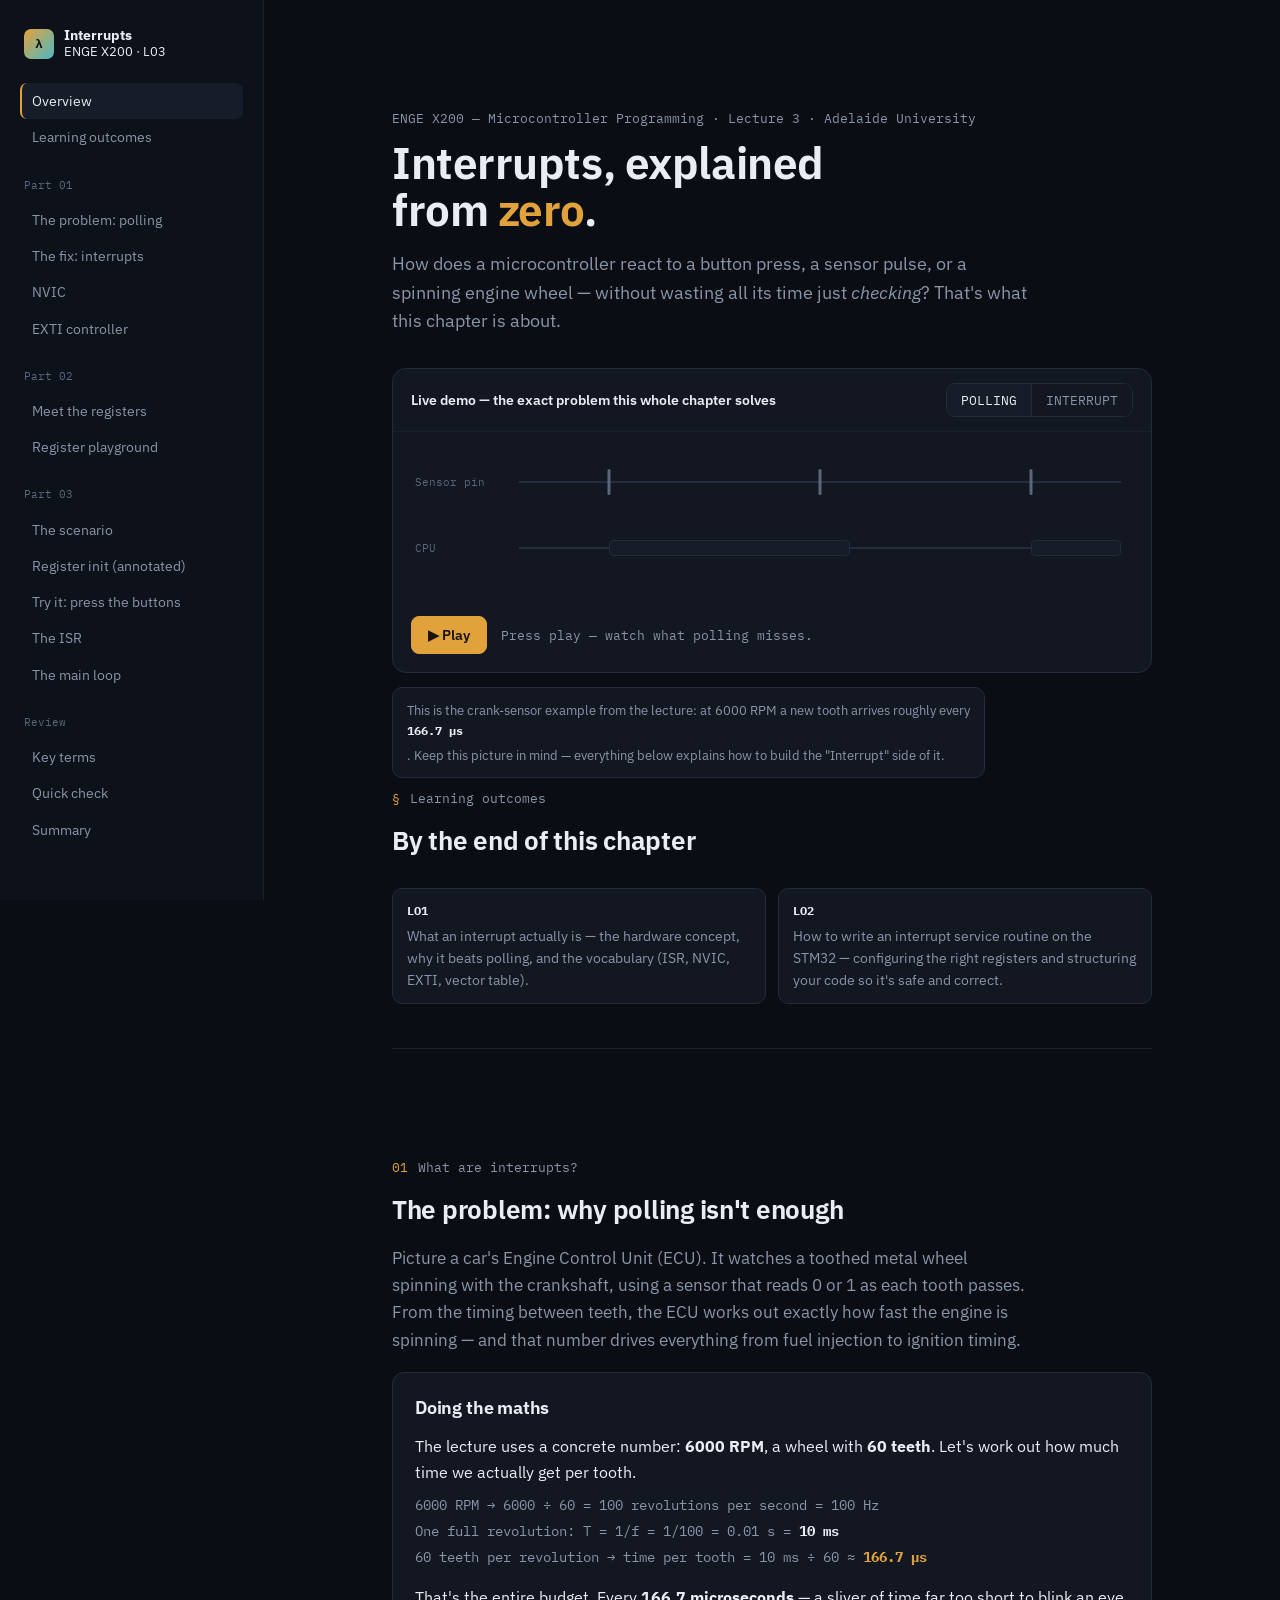
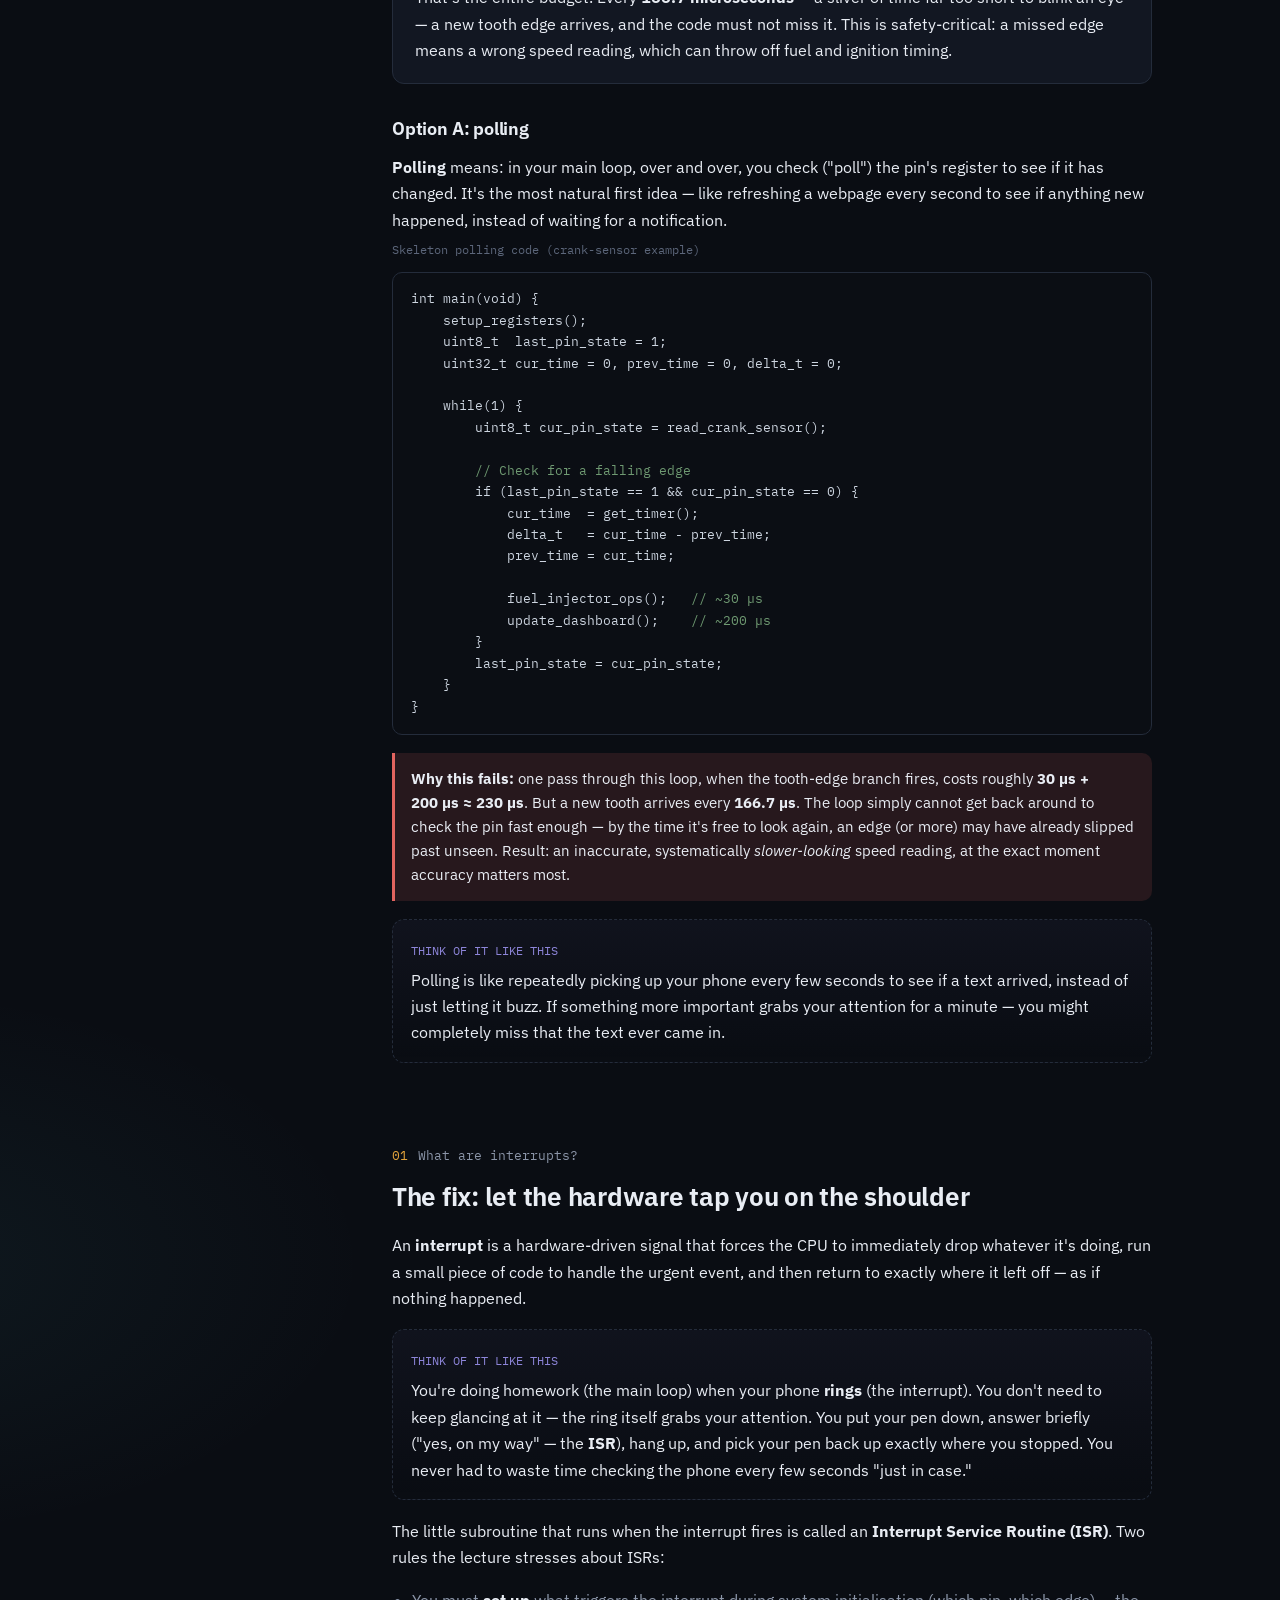
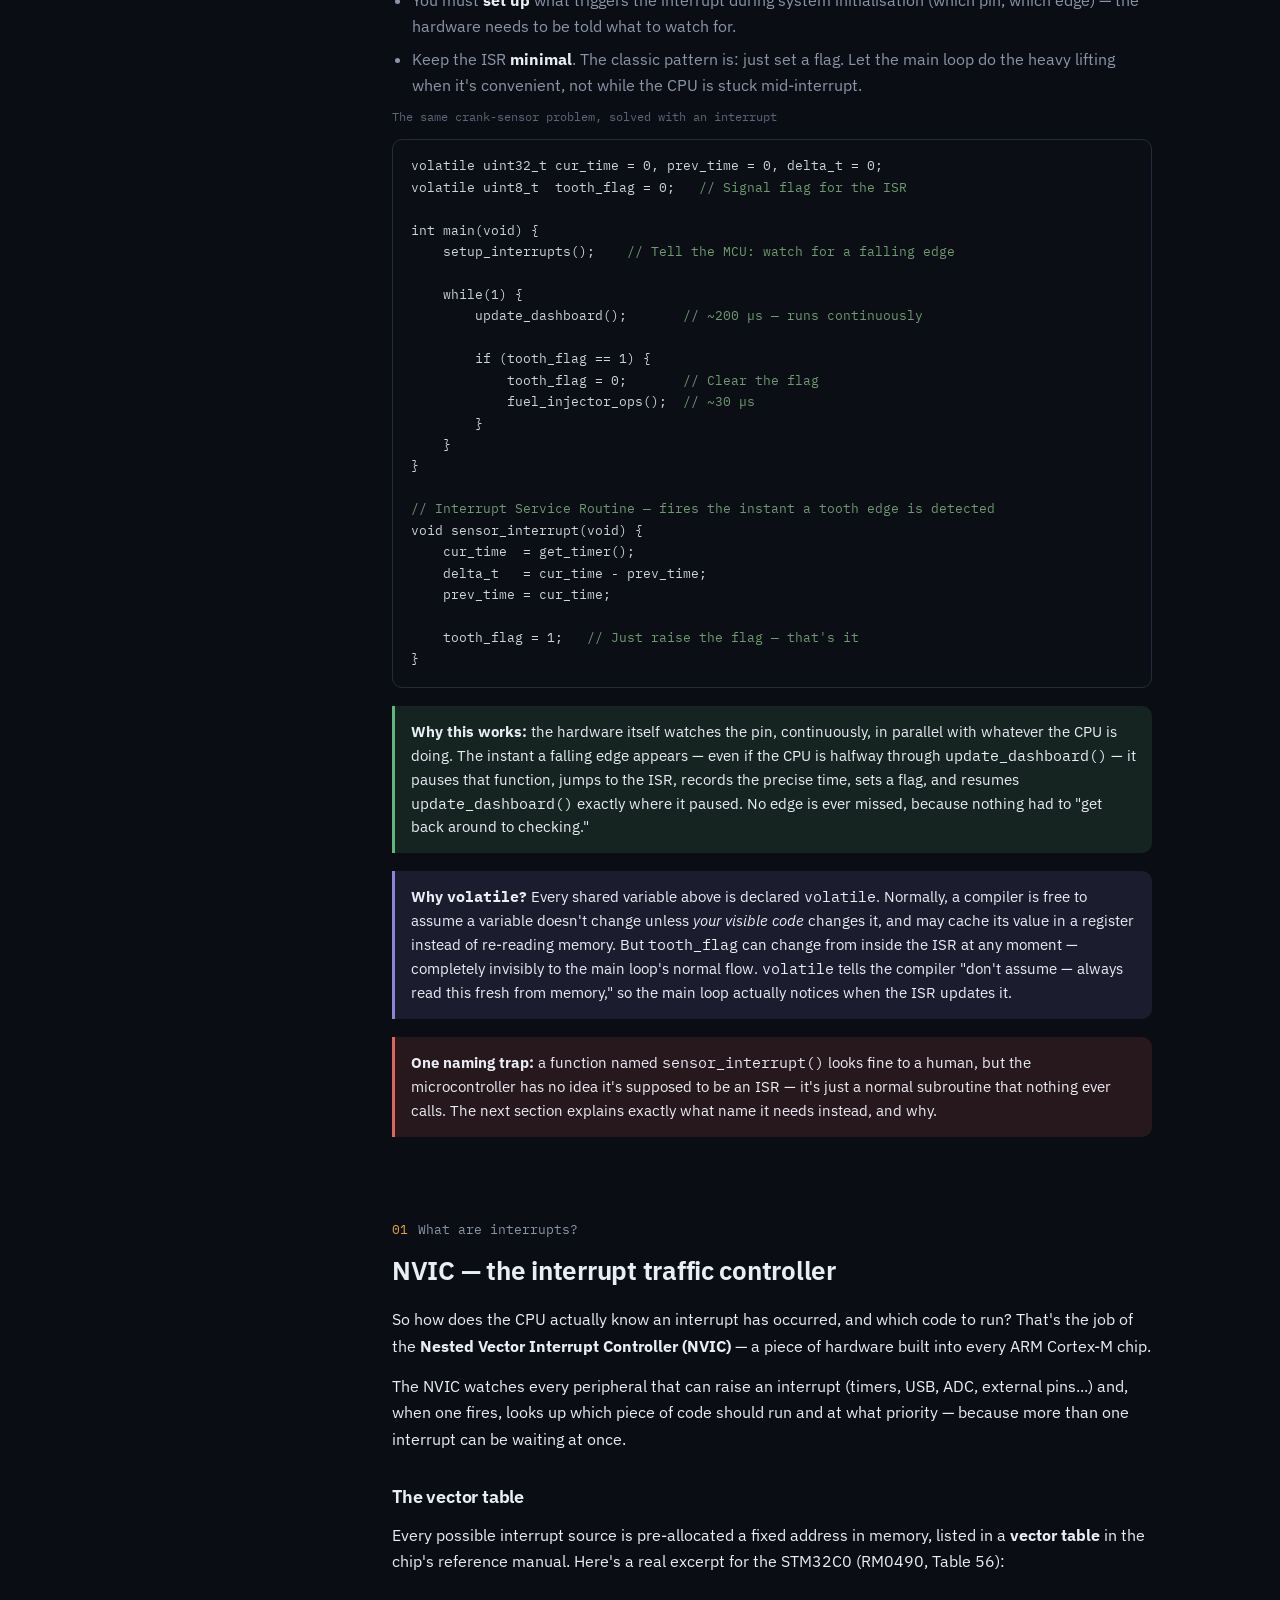
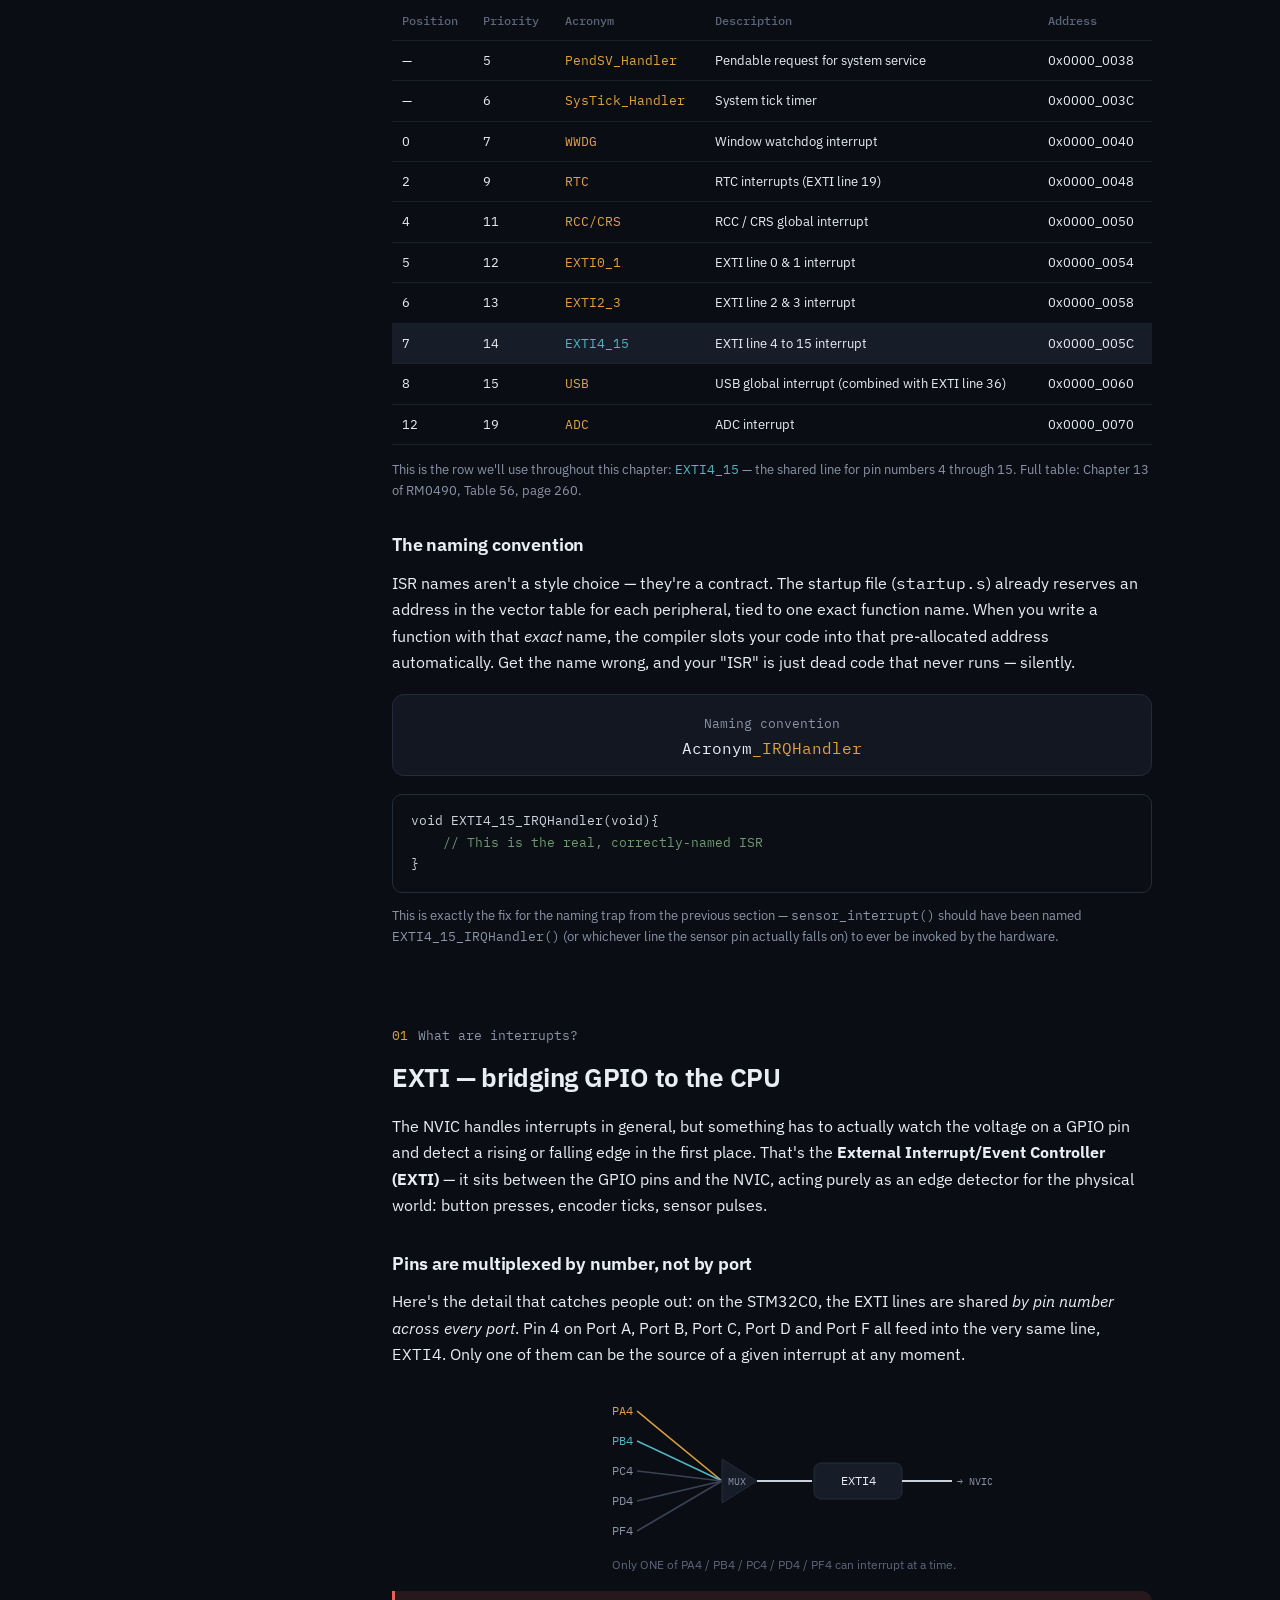
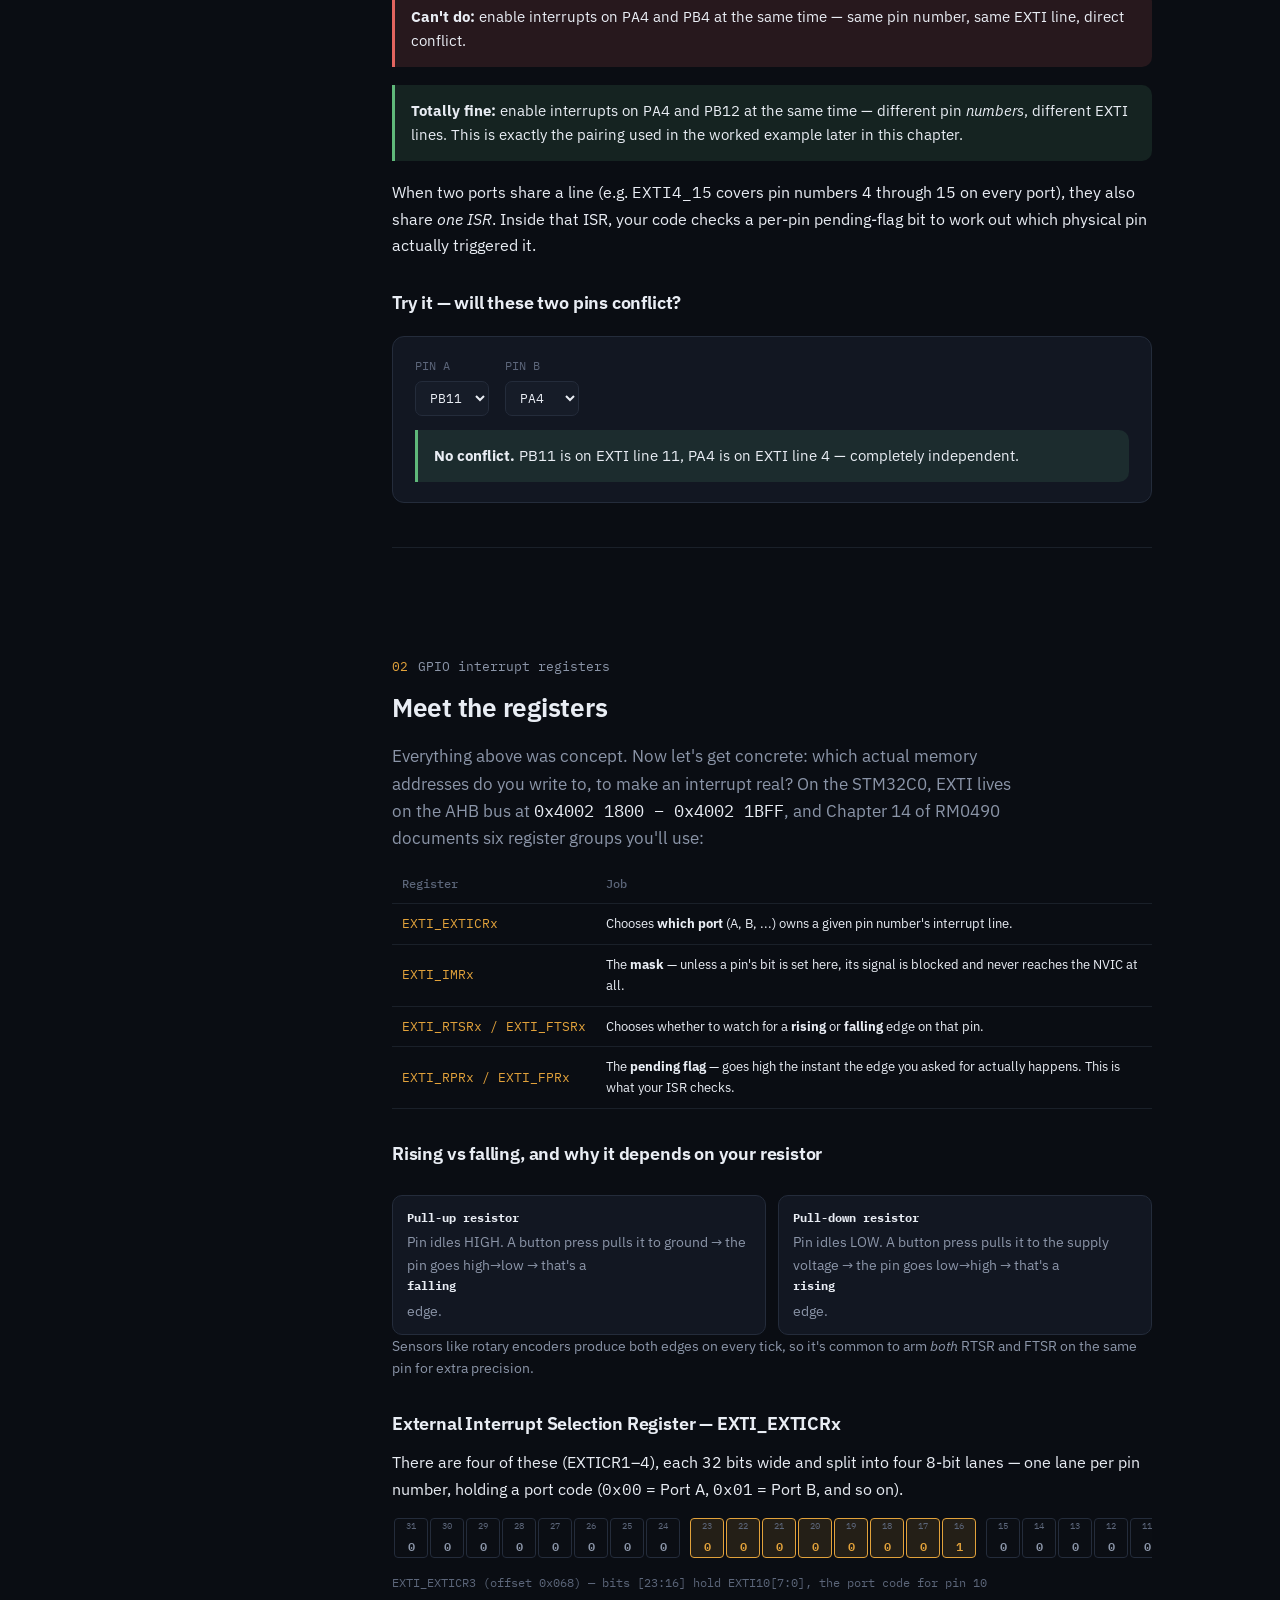
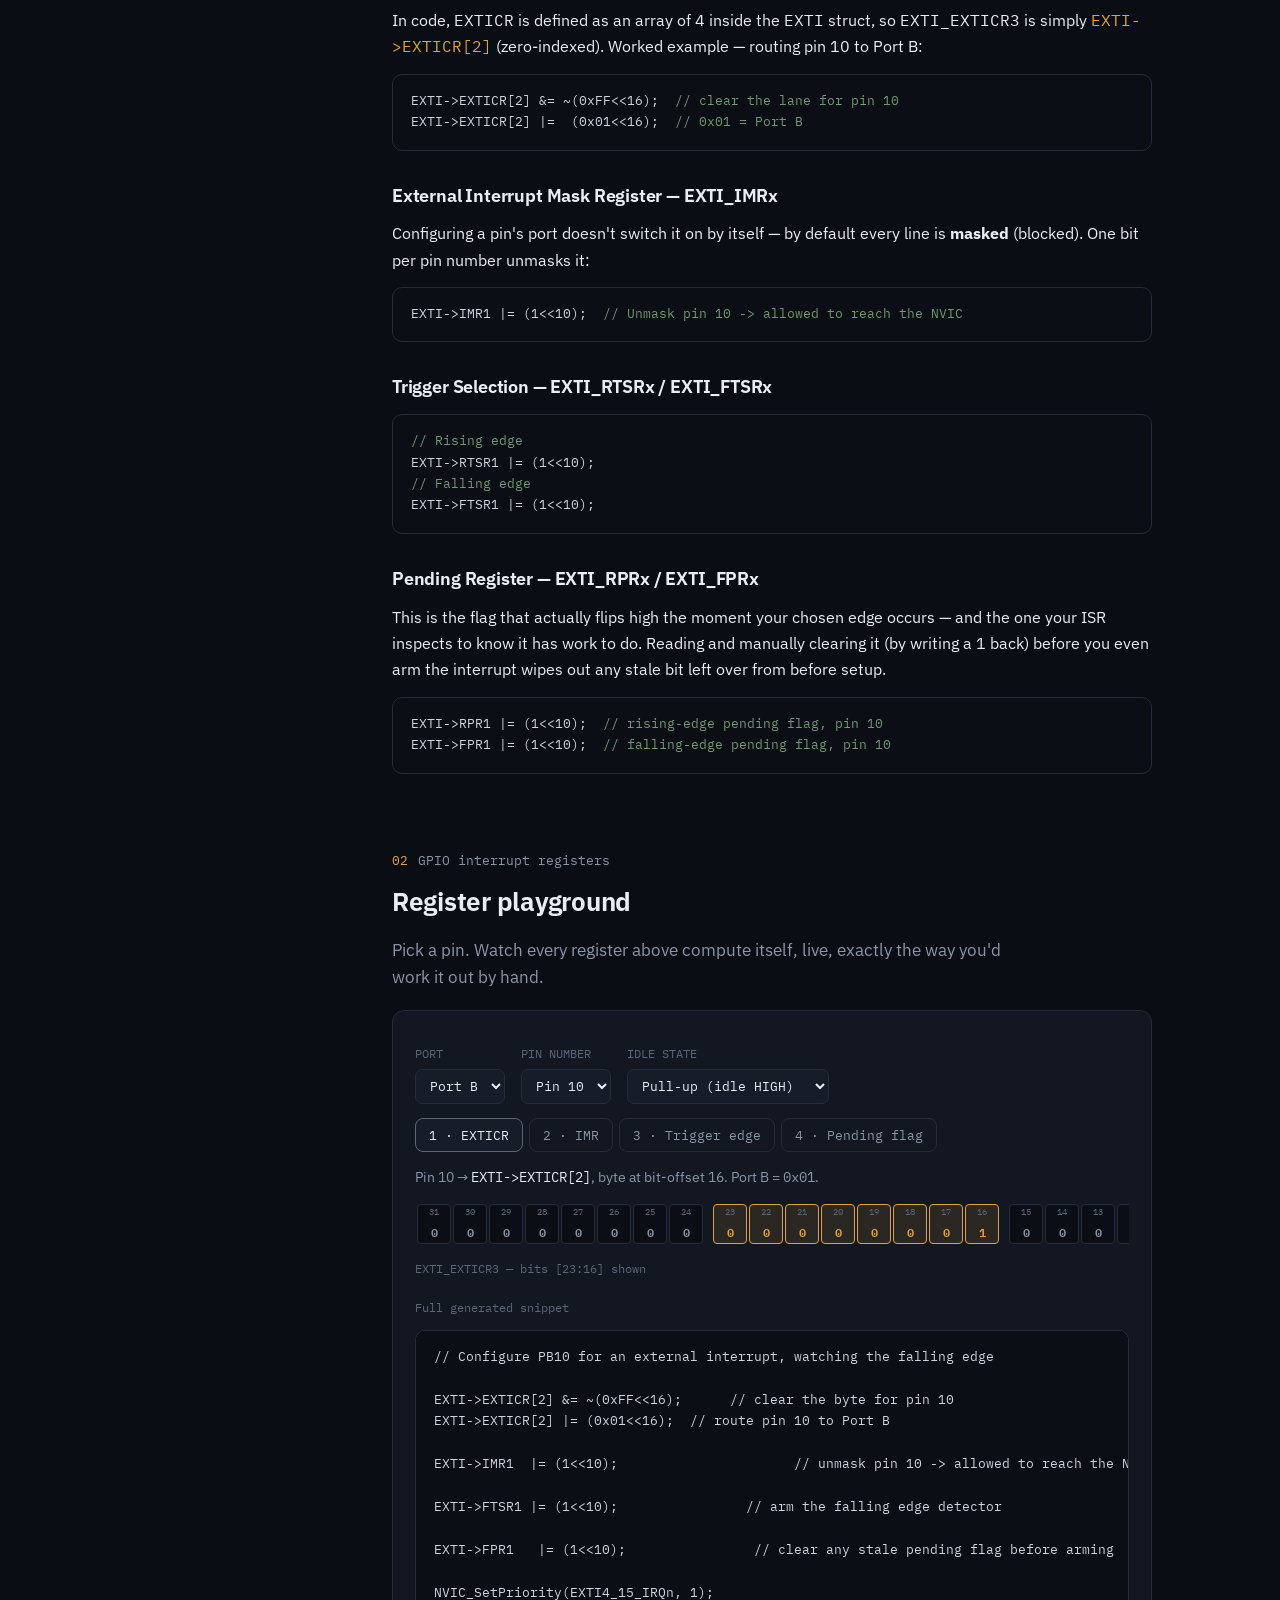
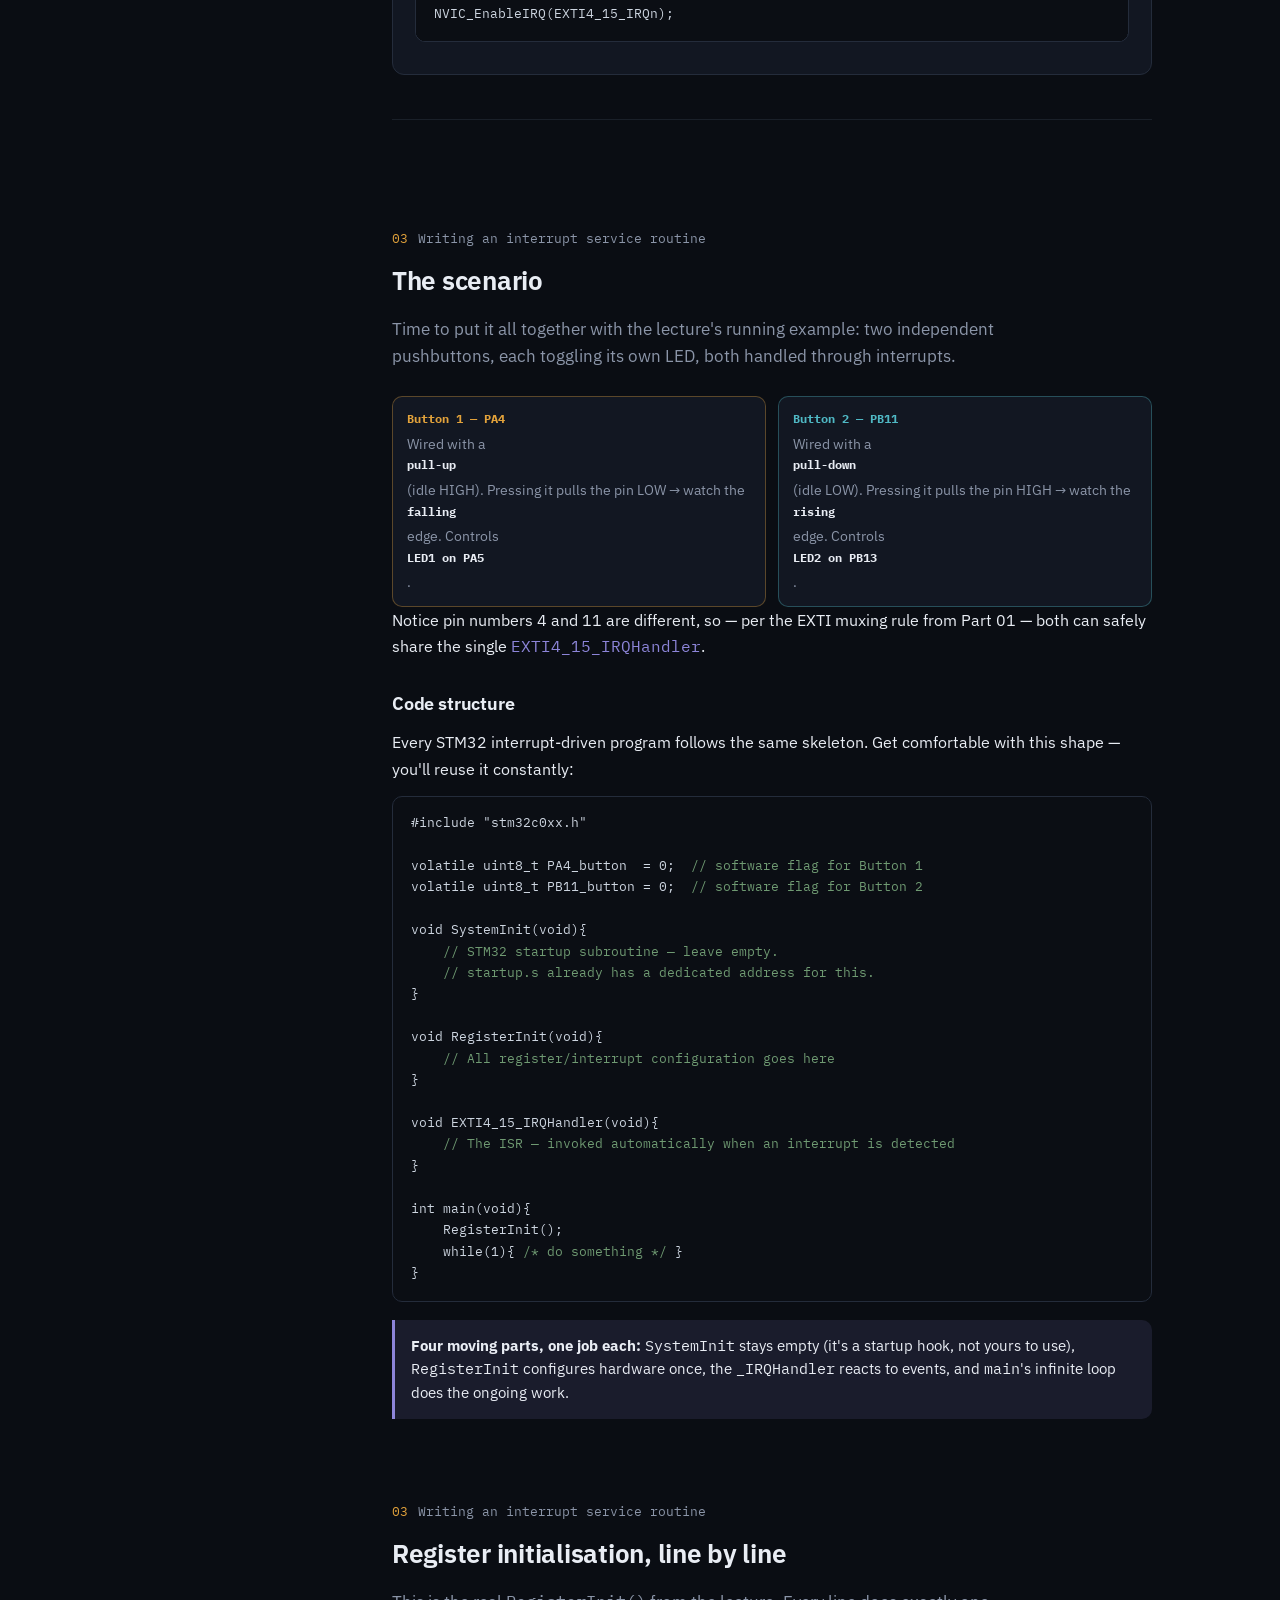
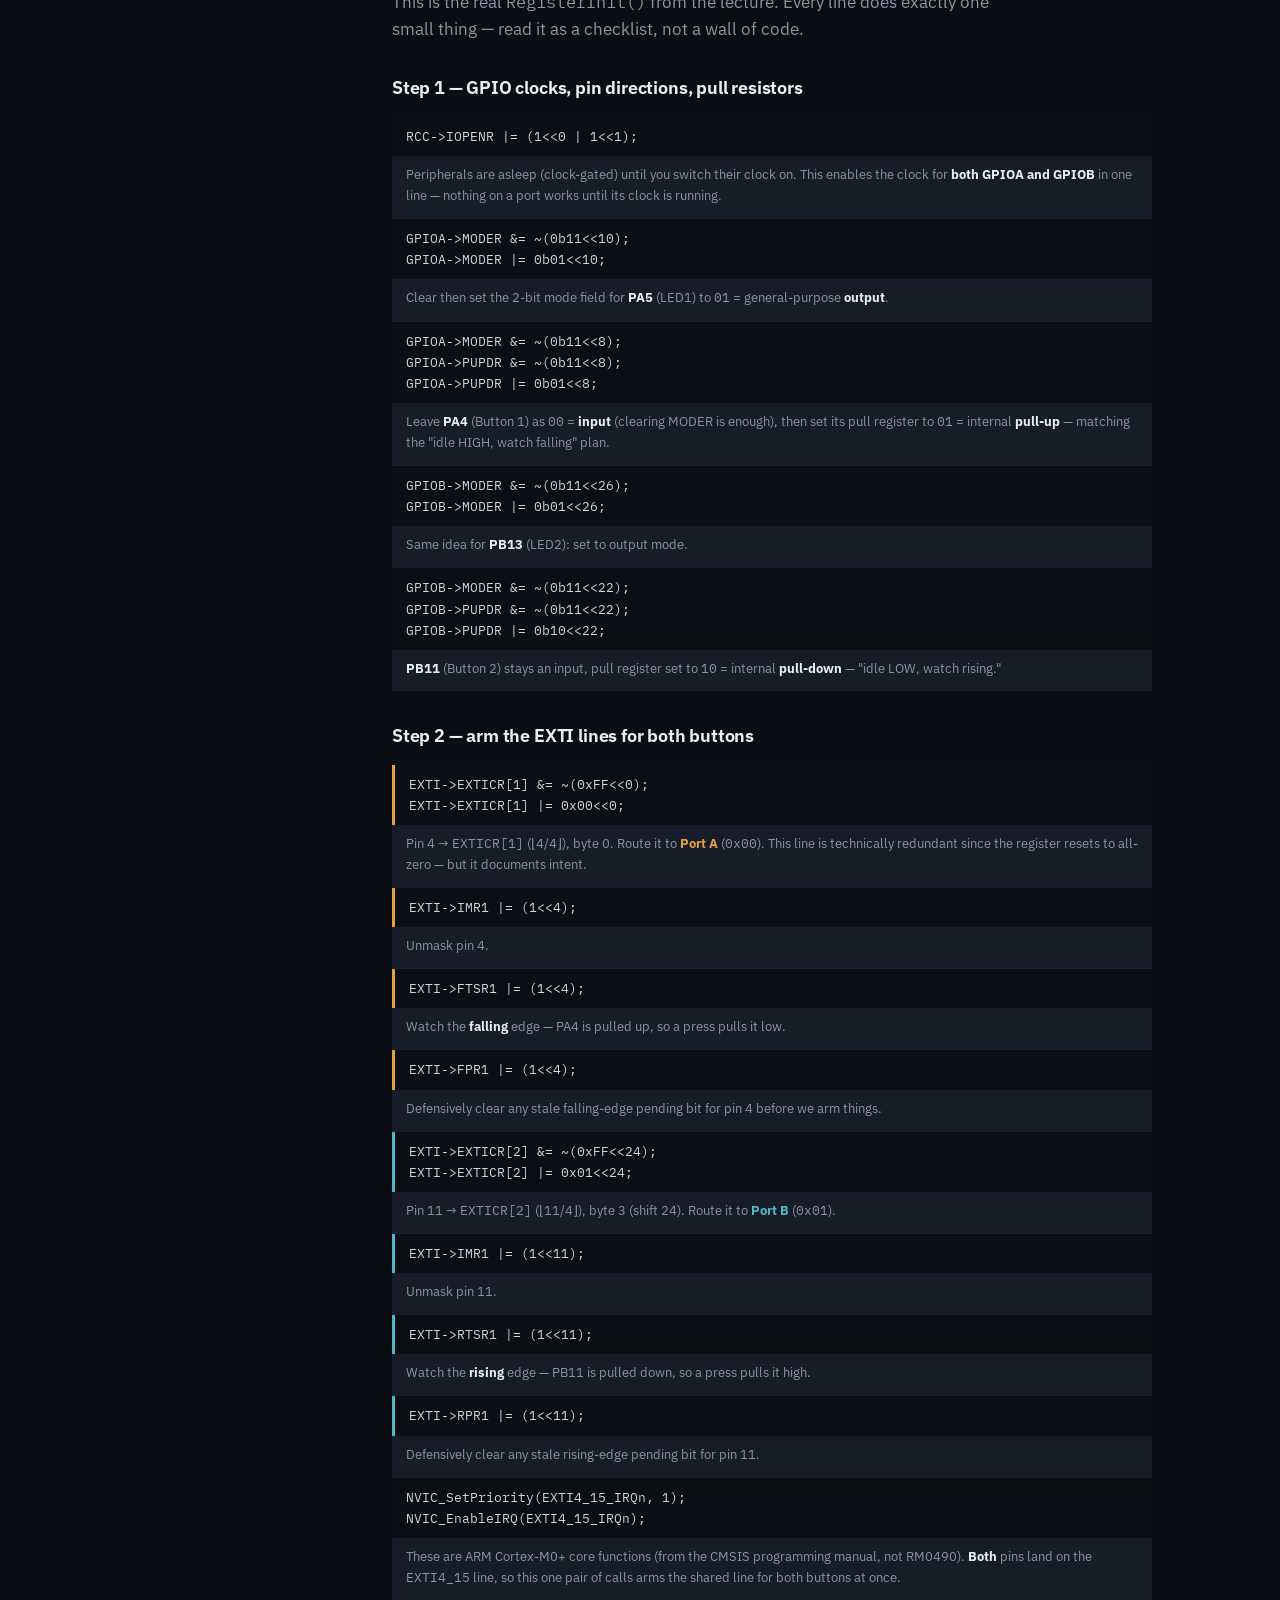
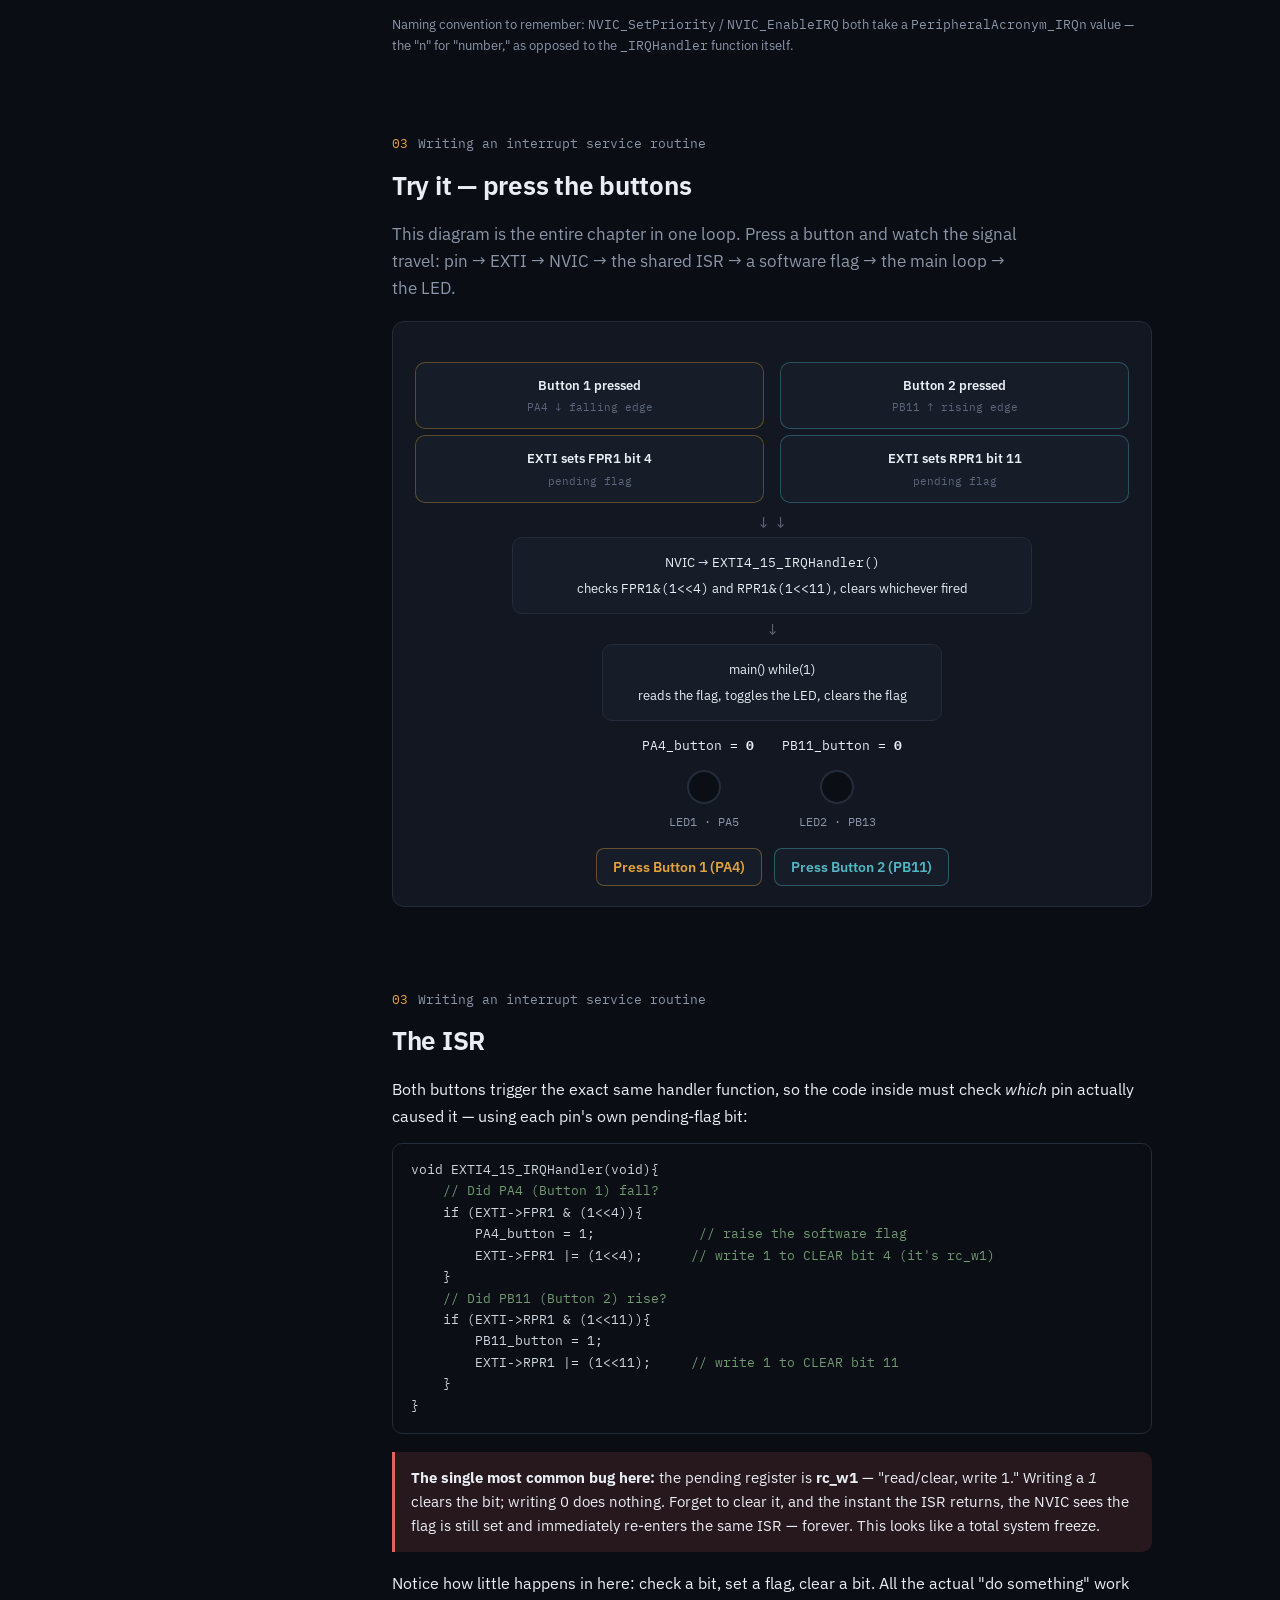
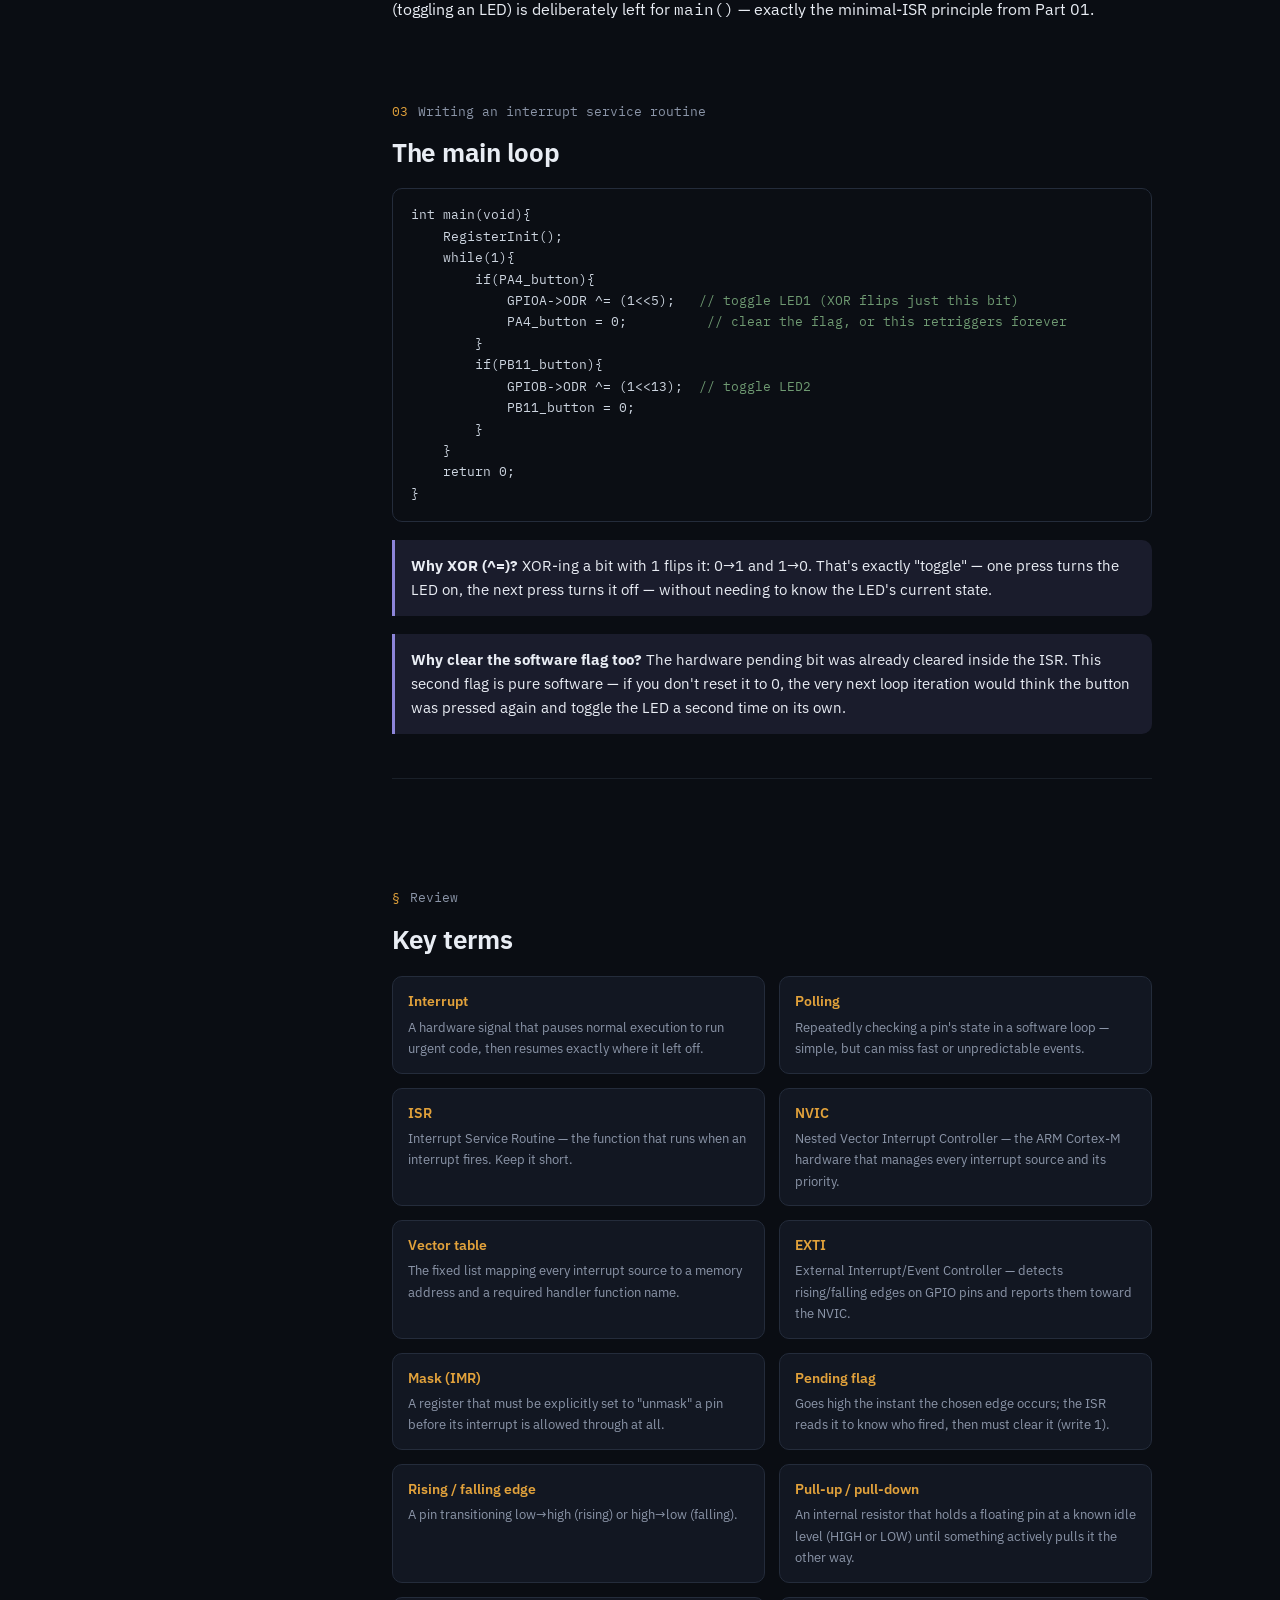
<file: notes/Interrupts.html>
<!DOCTYPE html>
<html lang="en">
<head>
<meta charset="UTF-8">
<meta name="viewport" content="width=device-width, initial-scale=1.0">
<title>Interrupts — ENGE X200 Study Notes</title>
<link rel="preconnect" href="https://fonts.googleapis.com">
<link href="https://fonts.googleapis.com/css2?family=IBM+Plex+Sans:wght@400;500;600;700&family=IBM+Plex+Mono:wght@400;500;600&display=swap" rel="stylesheet">
<style>
  :root{
    --bg:#0a0d13;
    --bg-2:#0d1119;
    --panel:#121722;
    --panel-2:#161c28;
    --border:#242c3b;
    --border-soft:#1a2029;
    --text:#e9edf4;
    --muted:#8b95a8;
    --muted-2:#5c667a;
    --amber:#e2a23b;
    --amber-soft:rgba(226,162,59,0.12);
    --cyan:#4fb8c4;
    --cyan-soft:rgba(79,184,196,0.12);
    --violet:#8d85d9;
    --violet-soft:rgba(141,133,217,0.13);
    --good:#5fb87a;
    --good-soft:rgba(95,184,122,0.13);
    --bad:#e2645f;
    --bad-soft:rgba(226,100,95,0.13);
    --mono:'IBM Plex Mono',ui-monospace,SFMono-Regular,Menlo,Consolas,monospace;
    --sans:'IBM Plex Sans',-apple-system,BlinkMacSystemFont,"Segoe UI",Helvetica,Arial,sans-serif;
  }
  *{box-sizing:border-box;}
  html{scroll-behavior:smooth;}
  body{
    margin:0;
    background:var(--bg);
    background-image:
      radial-gradient(1100px 500px at 85% -10%, rgba(141,133,217,0.10), transparent 60%),
      radial-gradient(900px 500px at -10% 15%, rgba(79,184,196,0.07), transparent 55%);
    color:var(--text);
    font-family:var(--sans);
    line-height:1.65;
    -webkit-font-smoothing:antialiased;
  }
  ::selection{background:var(--amber-soft);color:var(--amber);}
  a{color:inherit;}
  code, .mono{font-family:var(--mono);}
  h1,h2,h3,h4{font-weight:650;letter-spacing:-0.01em;margin:0;}
  p{margin:0 0 14px;color:var(--text);}
  .muted{color:var(--muted);}

  /* ---------- Layout shell ---------- */
  .shell{display:flex;min-height:100vh;}
  .sidebar{
    position:fixed;top:0;left:0;bottom:0;width:264px;
    background:var(--bg-2);
    border-right:1px solid var(--border-soft);
    overflow-y:auto;
    padding:26px 20px 40px;
    z-index:40;
    transition:transform .25s ease;
  }
  .sidebar::-webkit-scrollbar{width:6px;}
  .sidebar::-webkit-scrollbar-thumb{background:var(--border);border-radius:3px;}
  .brand{display:flex;align-items:center;gap:10px;margin-bottom:22px;padding:0 4px;}
  .brand-mark{
    width:30px;height:30px;border-radius:7px;flex:none;
    background:linear-gradient(135deg,var(--amber),var(--cyan));
    display:flex;align-items:center;justify-content:center;
    font-family:var(--mono);font-weight:600;font-size:13px;color:#0a0d13;
  }
  .brand-text{font-size:13px;line-height:1.3;}
  .brand-text b{display:block;font-size:14px;}
  .navlist{list-style:none;margin:0;padding:0;font-size:13.5px;}
  .navlist .group-label{
    font-size:11px;color:var(--muted-2);margin:20px 4px 8px;
    font-family:var(--mono);
  }
  .navlist .group-label:first-child{margin-top:0;}
  .navlist a{
    display:block;padding:7px 10px;border-radius:7px;color:var(--muted);
    text-decoration:none;border-left:2px solid transparent;
  }
  .navlist a:hover{color:var(--text);background:var(--panel);}
  .navlist a.active{color:var(--text);background:var(--panel-2);border-left-color:var(--amber);}
  .navlist .sub{padding-left:20px;font-size:12.5px;}

  .nav-toggle{
    display:none;position:fixed;top:16px;left:16px;z-index:60;
    width:38px;height:38px;border-radius:9px;border:1px solid var(--border);
    background:var(--panel-2);color:var(--text);align-items:center;justify-content:center;
    cursor:pointer;
  }
  .nav-scrim{display:none;position:fixed;inset:0;background:rgba(0,0,0,.5);z-index:35;}

  main{margin-left:264px;flex:1;min-width:0;padding:0 24px 100px;}
  .container{max-width:760px;margin:0 auto;padding-top:56px;}
  .wide{max-width:820px;}

  section{scroll-margin-top:26px;padding-top:64px;}
  section:first-of-type{padding-top:0;}

  .kicker{
    font-family:var(--mono);font-size:12.5px;color:var(--muted);
    display:flex;align-items:center;gap:10px;margin-bottom:10px;
  }
  .kicker .num{color:var(--amber);}
  h2.section-title{font-size:26px;margin-bottom:14px;}
  h3.sub-title{font-size:18px;margin:30px 0 10px;color:var(--text);}
  .lede{font-size:16.5px;color:var(--muted);max-width:64ch;}

  /* ---------- Hero ---------- */
  .hero{padding-top:52px;padding-bottom:10px;}
  .hero .kicker{color:var(--muted);}
  .hero h1{font-size:44px;line-height:1.08;margin-bottom:16px;}
  .hero h1 span{color:var(--amber);}
  .hero p.lede{font-size:17.5px;max-width:58ch;}
  .lo-row{display:flex;gap:12px;margin-top:26px;flex-wrap:wrap;}
  .lo-chip{
    border:1px solid var(--border);background:var(--panel);border-radius:10px;
    padding:12px 14px;font-size:13.5px;color:var(--muted);flex:1 1 260px;
  }
  .lo-chip b{color:var(--text);display:block;font-size:12px;font-family:var(--mono);margin-bottom:4px;}

  /* ---------- Cards / panels ---------- */
  .panel{
    background:var(--panel);border:1px solid var(--border);border-radius:12px;
    padding:20px 22px;margin:18px 0;
  }
  .panel-tight{padding:14px 16px;}
  .callout{
    border-left:3px solid var(--violet);background:var(--violet-soft);
    border-radius:0 10px 10px 0;padding:14px 16px;margin:18px 0;font-size:14.5px;
  }
  .callout.good{border-color:var(--good);background:var(--good-soft);}
  .callout.bad{border-color:var(--bad);background:var(--bad-soft);}
  .callout b{color:var(--text);}
  .analogy{
    border:1px dashed var(--border);border-radius:12px;padding:16px 18px;margin:18px 0;
    background:linear-gradient(180deg,rgba(141,133,217,0.05),transparent);
  }
  .analogy .tag{
    font-family:var(--mono);font-size:11.5px;color:var(--violet);margin-bottom:6px;
    display:inline-block;
  }

  /* ---------- Code blocks ---------- */
  pre.code{
    background:#0b0e14;border:1px solid var(--border);border-radius:10px;
    padding:16px 18px;overflow-x:auto;font-size:13px;margin:12px 0;
  }
  pre.code code{color:#cdd5e0;white-space:pre;line-height:1.6;}
  .cm{color:#6f9a72;}
  .kw{color:#7aa2e8;}
  .num-lit{color:#e2a23b;}
  .code-cap{
    font-family:var(--mono);font-size:11.5px;color:var(--muted-2);
    margin:-6px 0 6px;
  }
  .code-flag{border-left:3px solid var(--amber);background:rgba(226,162,59,0.06);}
  .code-flag2{border-left:3px solid var(--cyan);background:rgba(79,184,196,0.06);}

  /* annotated code */
  .annot-wrap{display:grid;grid-template-columns:1fr;gap:0;margin:14px 0;}
  .annot-line{
    display:grid;grid-template-columns:1fr;
    border-bottom:1px solid var(--border-soft);
  }
  .annot-line:last-child{border-bottom:none;}
  .annot-code{
    font-family:var(--mono);font-size:12.8px;padding:9px 14px;background:#0b0e14;color:#cdd5e0;
    white-space:pre-wrap;
  }
  .annot-note{
    font-size:12.8px;color:var(--muted);padding:8px 14px 12px;background:var(--panel-2);
  }
  .annot-note b{color:var(--text);}

  /* ---------- Buttons / controls ---------- */
  .btn{
    font-family:var(--sans);font-size:13.5px;font-weight:600;color:var(--text);
    background:var(--panel-2);border:1px solid var(--border);border-radius:8px;
    padding:9px 16px;cursor:pointer;transition:border-color .15s,transform .1s;
  }
  .btn:hover{border-color:var(--muted-2);}
  .btn:active{transform:scale(0.98);}
  .btn:disabled{opacity:.5;cursor:default;}
  .btn.amber{border-color:rgba(226,162,59,0.4);color:var(--amber);}
  .btn.cyan{border-color:rgba(79,184,196,0.4);color:var(--cyan);}
  .btn.primary{background:var(--amber);color:#1a1305;border-color:var(--amber);}

  .segmented{display:inline-flex;border:1px solid var(--border);border-radius:9px;overflow:hidden;}
  .segmented button{
    font-family:var(--mono);font-size:12.5px;padding:8px 14px;background:var(--panel);
    color:var(--muted);border:none;cursor:pointer;border-right:1px solid var(--border);
  }
  .segmented button:last-child{border-right:none;}
  .segmented button.active{background:var(--panel-2);color:var(--text);}

  select, .field-select{
    font-family:var(--mono);font-size:13px;background:var(--panel-2);color:var(--text);
    border:1px solid var(--border);border-radius:7px;padding:7px 10px;
  }
  .field{display:flex;flex-direction:column;gap:5px;}
  .field label{font-size:11.5px;color:var(--muted-2);font-family:var(--mono);}
  .field-row{display:flex;gap:16px;flex-wrap:wrap;align-items:flex-end;margin:14px 0;}

  /* ---------- Tabs ---------- */
  .tabs-head{display:flex;gap:6px;flex-wrap:wrap;margin-bottom:14px;}
  .tab-btn{
    font-family:var(--mono);font-size:12.5px;padding:8px 13px;border-radius:8px;
    border:1px solid var(--border);background:var(--panel);color:var(--muted);cursor:pointer;
  }
  .tab-btn.active{background:var(--panel-2);color:var(--text);border-color:var(--muted-2);}
  .tab-pane{display:none;}
  .tab-pane.active{display:block;}

  /* ---------- Bit grid ---------- */
  .bitgrid-wrap{overflow-x:auto;padding-bottom:6px;}
  .bitgrid{display:flex;gap:2px;min-width:640px;}
  .bit-byte{display:flex;gap:2px;padding:2px;border-radius:5px;}
  .bit-byte + .bit-byte{margin-left:4px;}
  .bitcell{
    width:34px;height:40px;border-radius:4px;background:#0b0e14;border:1px solid var(--border);
    display:flex;align-items:center;justify-content:center;flex-direction:column;
    font-family:var(--mono);font-size:10px;color:var(--muted-2);
  }
  .bitcell .idx{font-size:9px;color:var(--muted-2);margin-bottom:3px;}
  .bitcell .val{font-size:12px;font-weight:600;color:var(--muted);}
  .bitcell.hl{background:var(--amber-soft);border-color:var(--amber);}
  .bitcell.hl .val{color:var(--amber);}
  .bitgrid-legend{font-size:11.5px;color:var(--muted-2);margin-top:8px;font-family:var(--mono);}

  /* ---------- Register table ---------- */
  table.regtable{width:100%;border-collapse:collapse;font-size:13px;margin:14px 0;}
  table.regtable th, table.regtable td{
    text-align:left;padding:9px 10px;border-bottom:1px solid var(--border-soft);
  }
  table.regtable th{color:var(--muted-2);font-family:var(--mono);font-weight:500;font-size:11.5px;}
  table.regtable td.reg{font-family:var(--mono);color:var(--amber);white-space:nowrap;}
  table.regtable tr.hl{background:var(--panel-2);}
  table.regtable tr.hl td.reg{color:var(--cyan);}

  /* ---------- Timeline demo (hero) ---------- */
  .demo{
    margin-top:32px;border:1px solid var(--border);border-radius:14px;
    background:var(--panel);overflow:hidden;
  }
  .demo-head{
    display:flex;align-items:center;justify-content:space-between;gap:12px;flex-wrap:wrap;
    padding:14px 18px;border-bottom:1px solid var(--border-soft);
  }
  .demo-title{font-size:13.5px;font-weight:600;}
  .demo-body{padding:22px 22px 18px;}
  .track-group{position:relative;}
  .track{position:relative;height:56px;margin-bottom:10px;}
  .track-label{
    position:absolute;left:0;top:50%;transform:translateY(-50%);
    font-family:var(--mono);font-size:11px;color:var(--muted-2);width:96px;
  }
  .track-line{position:absolute;left:104px;right:8px;top:50%;height:2px;background:var(--border);transform:translateY(-50%);}
  .track-plot{position:absolute;left:104px;right:8px;top:0;bottom:0;}
  .tick{
    position:absolute;top:50%;left:0;width:3px;height:26px;background:var(--muted-2);
    transform:translate(-50%,-50%);border-radius:2px;transition:background .2s,box-shadow .2s;
  }
  .tick.missed{background:var(--bad);}
  .tick.caught{background:var(--good);}
  .tick-label{
    position:absolute;top:-22px;left:50%;transform:translateX(-50%);
    font-family:var(--mono);font-size:10px;white-space:nowrap;opacity:0;transition:opacity .2s;
  }
  .tick-label.show{opacity:1;}
  .tick-label.missed{color:var(--bad);}
  .tick-label.caught{color:var(--good);}
  .busy-block{
    position:absolute;top:50%;left:0;height:16px;transform:translateY(-50%);
    background:var(--panel-2);border:1px solid var(--border);border-radius:4px;
  }
  .isr-notch{
    position:absolute;top:50%;left:0;width:8px;height:26px;transform:translate(-50%,-50%);
    background:var(--violet);border-radius:2px;opacity:0;transition:opacity .15s;
  }
  .isr-notch.show{opacity:1;}
  .sweep{
    position:absolute;top:0;bottom:0;left:104px;width:2px;background:var(--amber);
    box-shadow:0 0 8px var(--amber);opacity:0;
  }
  .sweep.run{opacity:1;transition:left 2.4s linear;}
  .demo-foot{display:flex;align-items:center;gap:14px;padding:12px 18px 18px;flex-wrap:wrap;}
  .demo-verdict{font-family:var(--mono);font-size:12.5px;color:var(--muted);}
  .demo-verdict b{color:var(--text);}

  /* ---------- Mux diagram ---------- */
  .mux-wrap{display:flex;justify-content:center;padding:10px 0 4px;}

  /* ---------- Flow diagram (worked example) ---------- */
  .flow{margin:20px 0 10px;}
  .flow-row{display:grid;grid-template-columns:1fr 1fr;gap:16px;margin-bottom:6px;}
  .flow-box{
    border:1px solid var(--border);background:var(--panel-2);border-radius:10px;
    padding:12px 14px;font-size:13px;text-align:center;transition:all .25s;
  }
  .flow-box .ftitle{font-weight:600;margin-bottom:2px;}
  .flow-box .fsub{font-family:var(--mono);font-size:11px;color:var(--muted-2);}
  .flow-box.amber-box{border-color:rgba(226,162,59,.35);}
  .flow-box.cyan-box{border-color:rgba(79,184,196,.35);}
  .flow-box.active-amber{background:var(--amber-soft);border-color:var(--amber);box-shadow:0 0 0 1px var(--amber) inset;}
  .flow-box.active-cyan{background:var(--cyan-soft);border-color:var(--cyan);box-shadow:0 0 0 1px var(--cyan) inset;}
  .flow-arrow-down{text-align:center;color:var(--muted-2);font-size:16px;margin:2px 0;}
  .flow-shared{
    border:1px solid var(--border);background:var(--panel-2);border-radius:10px;
    padding:14px;margin:0 auto;max-width:520px;text-align:center;font-size:13px;
  }
  .flow-shared.active{border-color:var(--violet);background:var(--violet-soft);}
  .flow-single{max-width:340px;margin:0 auto;text-align:center;}
  .led-row{display:flex;justify-content:center;gap:60px;margin-top:14px;}
  .led{
    display:flex;flex-direction:column;align-items:center;gap:8px;font-size:12px;color:var(--muted);
    font-family:var(--mono);
  }
  .led-bulb{
    width:34px;height:34px;border-radius:50%;border:2px solid var(--border);
    background:#0b0e14;transition:all .3s;
  }
  .led-bulb.on-amber{background:var(--amber);border-color:var(--amber);box-shadow:0 0 18px 2px rgba(226,162,59,.6);}
  .led-bulb.on-cyan{background:var(--cyan);border-color:var(--cyan);box-shadow:0 0 18px 2px rgba(79,184,196,.6);}
  .flag-readout{display:flex;justify-content:center;gap:28px;margin:14px 0;font-family:var(--mono);font-size:12.5px;}
  .flag-readout span b{color:var(--text);}
  .press-row{display:flex;justify-content:center;gap:12px;margin-top:16px;}

  /* ---------- Glossary ---------- */
  .glossary-grid{display:grid;grid-template-columns:1fr 1fr;gap:14px;}
  @media (max-width:640px){.glossary-grid{grid-template-columns:1fr;}}
  .gterm{border:1px solid var(--border);border-radius:10px;padding:13px 15px;background:var(--panel);}
  .gterm dt{font-weight:600;font-size:13.5px;margin-bottom:4px;color:var(--amber);}
  .gterm dd{margin:0;font-size:13px;color:var(--muted);}

  /* ---------- Quiz ---------- */
  .quiz-q{border:1px solid var(--border);background:var(--panel);border-radius:12px;padding:18px 20px;margin:16px 0;}
  .quiz-q .qnum{font-family:var(--mono);font-size:11.5px;color:var(--muted-2);margin-bottom:6px;}
  .quiz-q .qtext{font-size:14.5px;font-weight:600;margin-bottom:12px;}
  .qopt{
    display:block;width:100%;text-align:left;padding:10px 13px;margin-bottom:8px;
    border:1px solid var(--border);border-radius:8px;background:var(--panel-2);color:var(--text);
    font-size:13.5px;cursor:pointer;font-family:var(--sans);
  }
  .qopt:hover{border-color:var(--muted-2);}
  .qopt.correct{border-color:var(--good);background:var(--good-soft);}
  .qopt.wrong{border-color:var(--bad);background:var(--bad-soft);}
  .qopt:disabled{cursor:default;}
  .qexplain{font-size:13px;color:var(--muted);margin-top:8px;padding-top:10px;border-top:1px solid var(--border-soft);display:none;}
  .qexplain.show{display:block;}
  .quiz-score{
    text-align:center;font-family:var(--mono);font-size:14px;margin:22px 0;color:var(--muted);
  }

  /* ---------- misc ---------- */
  hr.div{border:none;border-top:1px solid var(--border-soft);margin:44px 0;}
  footer.page-foot{
    max-width:760px;margin:0 auto;padding:30px 0 10px;color:var(--muted-2);
    font-size:12.5px;border-top:1px solid var(--border-soft);
  }
  .top-link{display:inline-block;margin-top:26px;font-size:12.5px;color:var(--muted);text-decoration:none;font-family:var(--mono);}
  .top-link:hover{color:var(--text);}

  @media (max-width:960px){
    .sidebar{transform:translateX(-100%);}
    .sidebar.open{transform:translateX(0);}
    .nav-toggle{display:flex;}
    .nav-scrim.show{display:block;}
    main{margin-left:0;}
    .hero h1{font-size:34px;}
    .flow-row{grid-template-columns:1fr;}
  }
</style>
</head>
<body>

<button class="nav-toggle" id="navToggle" aria-label="Toggle navigation">☰</button>
<div class="nav-scrim" id="navScrim"></div>

<div class="shell">
  <nav class="sidebar" id="sidebar">
    <div class="brand">
      <div class="brand-mark">λ</div>
      <div class="brand-text"><b>Interrupts</b>ENGE X200 · L03</div>
    </div>
    <ul class="navlist" id="navlist">
      <li><a href="#top">Overview</a></li>
      <li><a href="#outcomes">Learning outcomes</a></li>
      <li class="group-label">Part 01</li>
      <li><a href="#problem">The problem: polling</a></li>
      <li><a href="#interrupts">The fix: interrupts</a></li>
      <li><a href="#nvic">NVIC</a></li>
      <li><a href="#exti">EXTI controller</a></li>
      <li class="group-label">Part 02</li>
      <li><a href="#registers">Meet the registers</a></li>
      <li><a href="#playground">Register playground</a></li>
      <li class="group-label">Part 03</li>
      <li><a href="#scenario">The scenario</a></li>
      <li><a href="#reginit">Register init (annotated)</a></li>
      <li><a href="#tryit">Try it: press the buttons</a></li>
      <li><a href="#isr">The ISR</a></li>
      <li><a href="#mainloop">The main loop</a></li>
      <li class="group-label">Review</li>
      <li><a href="#terms">Key terms</a></li>
      <li><a href="#quiz">Quick check</a></li>
      <li><a href="#summary">Summary</a></li>
    </ul>
  </nav>

  <main>
    <div class="container" id="top">

      <!-- ================= HERO ================= -->
      <header class="hero">
        <div class="kicker">ENGE X200 — Microcontroller Programming · Lecture 3 · Adelaide University</div>
        <h1>Interrupts, explained<br>from <span>zero</span>.</h1>
        <p class="lede">How does a microcontroller react to a button press, a sensor pulse, or a spinning engine wheel — without wasting all its time just <em>checking</em>? That's what this chapter is about.</p>

        <div class="demo">
          <div class="demo-head">
            <div class="demo-title">Live demo — the exact problem this whole chapter solves</div>
            <div class="segmented" id="modeSwitch">
              <button data-mode="polling" class="active">POLLING</button>
              <button data-mode="interrupt">INTERRUPT</button>
            </div>
          </div>
          <div class="demo-body">
            <div class="track-group" id="trackGroup">
              <div class="track" id="trackSensor">
                <div class="track-label">Sensor pin</div>
                <div class="track-line"></div>
                <div class="track-plot" id="plotSensor"></div>
              </div>
              <div class="track" id="trackCpu">
                <div class="track-label">CPU</div>
                <div class="track-line"></div>
                <div class="track-plot" id="plotCpu"></div>
              </div>
              <div class="sweep" id="sweep"></div>
            </div>
          </div>
          <div class="demo-foot">
            <button class="btn primary" id="playBtn">▶ Play</button>
            <span class="demo-verdict" id="verdict">Three engine-wheel teeth pass by. Press play and watch what each approach catches.</span>
          </div>
        </div>
        <div class="lo-row" style="margin-top:14px;">
          <div class="lo-chip" style="flex:none;font-size:12.5px;">This is the crank-sensor example from the lecture: at 6000&nbsp;RPM a new tooth arrives roughly every <b class="mono" style="color:var(--text)">166.7&nbsp;µs</b>. Keep this picture in mind — everything below explains how to build the "Interrupt" side of it.</div>
        </div>
      </header>

      <!-- ================= LEARNING OUTCOMES ================= -->
      <section id="outcomes">
        <div class="kicker"><span class="num">§</span> Learning outcomes</div>
        <h2 class="section-title">By the end of this chapter</h2>
        <div class="lo-row">
          <div class="lo-chip"><b>LO1</b>What an interrupt actually is — the hardware concept, why it beats polling, and the vocabulary (ISR, NVIC, EXTI, vector table).</div>
          <div class="lo-chip"><b>LO2</b>How to write an interrupt service routine on the STM32 — configuring the right registers and structuring your code so it's safe and correct.</div>
        </div>
      </section>

      <hr class="div">

      <!-- ================= PART 01 : PROBLEM ================= -->
      <section id="problem">
        <div class="kicker"><span class="num">01</span> What are interrupts?</div>
        <h2 class="section-title">The problem: why polling isn't enough</h2>
        <p class="lede">Picture a car's Engine Control Unit (ECU). It watches a toothed metal wheel spinning with the crankshaft, using a sensor that reads 0 or 1 as each tooth passes. From the timing between teeth, the ECU works out exactly how fast the engine is spinning — and that number drives everything from fuel injection to ignition timing.</p>

        <div class="panel">
          <h3 class="sub-title" style="margin-top:0;">Doing the maths</h3>
          <p style="margin-bottom:8px;">The lecture uses a concrete number: <b>6000 RPM</b>, a wheel with <b>60 teeth</b>. Let's work out how much time we actually get per tooth.</p>
          <p class="mono muted" style="font-size:13.5px;line-height:1.9;">
            6000 RPM → 6000 ÷ 60 = 100 revolutions per second = 100 Hz<br>
            One full revolution: T = 1/f = 1/100 = 0.01 s = <b style="color:var(--text)">10 ms</b><br>
            60 teeth per revolution → time per tooth = 10 ms ÷ 60 ≈ <b style="color:var(--amber)">166.7 µs</b>
          </p>
          <p style="margin-bottom:0;">That's the entire budget. Every <b>166.7 microseconds</b> — a sliver of time far too short to blink an eye — a new tooth edge arrives, and the code must not miss it. This is safety-critical: a missed edge means a wrong speed reading, which can throw off fuel and ignition timing.</p>
        </div>

        <h3 class="sub-title">Option A: polling</h3>
        <p><b>Polling</b> means: in your main loop, over and over, you check ("poll") the pin's register to see if it has changed. It's the most natural first idea — like refreshing a webpage every second to see if anything new happened, instead of waiting for a notification.</p>

        <div class="code-cap">Skeleton polling code (crank-sensor example)</div>
        <pre class="code"><code>int main(void) {
    setup_registers();
    uint8_t  last_pin_state = 1;
    uint32_t cur_time = 0, prev_time = 0, delta_t = 0;

    while(1) {
        uint8_t cur_pin_state = read_crank_sensor();

        <span class="cm">// Check for a falling edge</span>
        if (last_pin_state == 1 &amp;&amp; cur_pin_state == 0) {
            cur_time  = get_timer();
            delta_t   = cur_time - prev_time;
            prev_time = cur_time;

            fuel_injector_ops();   <span class="cm">// ~30 µs</span>
            update_dashboard();    <span class="cm">// ~200 µs</span>
        }
        last_pin_state = cur_pin_state;
    }
}</code></pre>

        <div class="callout bad">
          <b>Why this fails:</b> one pass through this loop, when the tooth-edge branch fires, costs roughly <b>30&nbsp;µs + 200&nbsp;µs ≈ 230&nbsp;µs</b>. But a new tooth arrives every <b>166.7&nbsp;µs</b>. The loop simply cannot get back around to check the pin fast enough — by the time it's free to look again, an edge (or more) may have already slipped past unseen. Result: an inaccurate, systematically <em>slower-looking</em> speed reading, at the exact moment accuracy matters most.
        </div>

        <div class="analogy">
          <span class="tag">THINK OF IT LIKE THIS</span>
          <p style="margin-bottom:0;">Polling is like repeatedly picking up your phone every few seconds to see if a text arrived, instead of just letting it buzz. If something more important grabs your attention for a minute — you might completely miss that the text ever came in.</p>
        </div>
      </section>

      <!-- ================= INTERRUPTS SOLUTION ================= -->
      <section id="interrupts">
        <div class="kicker"><span class="num">01</span> What are interrupts?</div>
        <h2 class="section-title">The fix: let the hardware tap you on the shoulder</h2>
        <p>An <b>interrupt</b> is a hardware-driven signal that forces the CPU to immediately drop whatever it's doing, run a small piece of code to handle the urgent event, and then return to exactly where it left off — as if nothing happened.</p>

        <div class="analogy">
          <span class="tag">THINK OF IT LIKE THIS</span>
          <p style="margin-bottom:0;">You're doing homework (the main loop) when your phone <b>rings</b> (the interrupt). You don't need to keep glancing at it — the ring itself grabs your attention. You put your pen down, answer briefly ("yes, on my way" — the <b>ISR</b>), hang up, and pick your pen back up exactly where you stopped. You never had to waste time checking the phone every few seconds "just in case."</p>
        </div>

        <p>The little subroutine that runs when the interrupt fires is called an <b>Interrupt Service Routine (ISR)</b>. Two rules the lecture stresses about ISRs:</p>
        <ul style="color:var(--muted);padding-left:20px;">
          <li style="margin-bottom:6px;">You must <b style="color:var(--text)">set up</b> what triggers the interrupt during system initialisation (which pin, which edge) — the hardware needs to be told what to watch for.</li>
          <li>Keep the ISR <b style="color:var(--text)">minimal</b>. The classic pattern is: just set a flag. Let the main loop do the heavy lifting when it's convenient, not while the CPU is stuck mid-interrupt.</li>
        </ul>

        <div class="code-cap">The same crank-sensor problem, solved with an interrupt</div>
        <pre class="code code-flag"><code>volatile uint32_t cur_time = 0, prev_time = 0, delta_t = 0;
volatile uint8_t  tooth_flag = 0;   <span class="cm">// Signal flag for the ISR</span>

int main(void) {
    setup_interrupts();    <span class="cm">// Tell the MCU: watch for a falling edge</span>

    while(1) {
        update_dashboard();       <span class="cm">// ~200 µs — runs continuously</span>

        if (tooth_flag == 1) {
            tooth_flag = 0;       <span class="cm">// Clear the flag</span>
            fuel_injector_ops();  <span class="cm">// ~30 µs</span>
        }
    }
}

<span class="cm">// Interrupt Service Routine — fires the instant a tooth edge is detected</span>
void sensor_interrupt(void) {
    cur_time  = get_timer();
    delta_t   = cur_time - prev_time;
    prev_time = cur_time;

    tooth_flag = 1;   <span class="cm">// Just raise the flag — that's it</span>
}</code></pre>

        <div class="callout good">
          <b>Why this works:</b> the hardware itself watches the pin, continuously, in parallel with whatever the CPU is doing. The instant a falling edge appears — even if the CPU is halfway through <code>update_dashboard()</code> — it pauses that function, jumps to the ISR, records the precise time, sets a flag, and resumes <code>update_dashboard()</code> exactly where it paused. No edge is ever missed, because nothing had to "get back around to checking."
        </div>

        <div class="callout">
          <b>Why <code>volatile</code>?</b> Every shared variable above is declared <code>volatile</code>. Normally, a compiler is free to assume a variable doesn't change unless <em>your visible code</em> changes it, and may cache its value in a register instead of re-reading memory. But <code>tooth_flag</code> can change from inside the ISR at any moment — completely invisibly to the main loop's normal flow. <code>volatile</code> tells the compiler "don't assume — always read this fresh from memory," so the main loop actually notices when the ISR updates it.
        </div>

        <div class="callout bad" style="margin-top:14px;">
          <b>One naming trap:</b> a function named <code>sensor_interrupt()</code> looks fine to a human, but the microcontroller has no idea it's supposed to be an ISR — it's just a normal subroutine that nothing ever calls. The next section explains exactly what name it needs instead, and why.
        </div>
      </section>

      <!-- ================= NVIC ================= -->
      <section id="nvic">
        <div class="kicker"><span class="num">01</span> What are interrupts?</div>
        <h2 class="section-title">NVIC — the interrupt traffic controller</h2>
        <p>So how does the CPU actually know an interrupt has occurred, and which code to run? That's the job of the <b>Nested Vector Interrupt Controller (NVIC)</b> — a piece of hardware built into every ARM Cortex-M chip.</p>
        <p>The NVIC watches every peripheral that can raise an interrupt (timers, USB, ADC, external pins...) and, when one fires, looks up which piece of code should run and at what priority — because more than one interrupt can be waiting at once.</p>

        <h3 class="sub-title">The vector table</h3>
        <p>Every possible interrupt source is pre-allocated a fixed address in memory, listed in a <b>vector table</b> in the chip's reference manual. Here's a real excerpt for the STM32C0 (RM0490, Table&nbsp;56):</p>

        <div style="overflow-x:auto;">
        <table class="regtable">
          <thead><tr><th>Position</th><th>Priority</th><th>Acronym</th><th>Description</th><th>Address</th></tr></thead>
          <tbody>
            <tr><td>—</td><td>5</td><td class="reg">PendSV_Handler</td><td>Pendable request for system service</td><td>0x0000_0038</td></tr>
            <tr><td>—</td><td>6</td><td class="reg">SysTick_Handler</td><td>System tick timer</td><td>0x0000_003C</td></tr>
            <tr><td>0</td><td>7</td><td class="reg">WWDG</td><td>Window watchdog interrupt</td><td>0x0000_0040</td></tr>
            <tr><td>2</td><td>9</td><td class="reg">RTC</td><td>RTC interrupts (EXTI line 19)</td><td>0x0000_0048</td></tr>
            <tr><td>4</td><td>11</td><td class="reg">RCC/CRS</td><td>RCC / CRS global interrupt</td><td>0x0000_0050</td></tr>
            <tr><td>5</td><td>12</td><td class="reg">EXTI0_1</td><td>EXTI line 0 &amp; 1 interrupt</td><td>0x0000_0054</td></tr>
            <tr><td>6</td><td>13</td><td class="reg">EXTI2_3</td><td>EXTI line 2 &amp; 3 interrupt</td><td>0x0000_0058</td></tr>
            <tr class="hl"><td>7</td><td>14</td><td class="reg">EXTI4_15</td><td>EXTI line 4 to 15 interrupt</td><td>0x0000_005C</td></tr>
            <tr><td>8</td><td>15</td><td class="reg">USB</td><td>USB global interrupt (combined with EXTI line 36)</td><td>0x0000_0060</td></tr>
            <tr><td>12</td><td>19</td><td class="reg">ADC</td><td>ADC interrupt</td><td>0x0000_0070</td></tr>
          </tbody>
        </table>
        </div>
        <p class="muted" style="font-size:12.5px;">This is the row we'll use throughout this chapter: <span class="mono" style="color:var(--cyan)">EXTI4_15</span> — the shared line for pin numbers 4 through 15. Full table: Chapter 13 of RM0490, Table 56, page 260.</p>

        <h3 class="sub-title">The naming convention</h3>
        <p>ISR names aren't a style choice — they're a contract. The startup file (<code>startup.s</code>) already reserves an address in the vector table for each peripheral, tied to one exact function name. When you write a function with that <em>exact</em> name, the compiler slots your code into that pre-allocated address automatically. Get the name wrong, and your "ISR" is just dead code that never runs — silently.</p>

        <div class="panel panel-tight" style="text-align:center;">
          <span class="mono muted" style="font-size:12.5px;">Naming convention</span><br>
          <span class="mono" style="font-size:16px;color:var(--text);">Acronym<span style="color:var(--amber);">_IRQHandler</span></span>
        </div>

        <pre class="code"><code>void EXTI4_15_IRQHandler(void){
    <span class="cm">// This is the real, correctly-named ISR</span>
}</code></pre>
        <p class="muted" style="font-size:13px;">This is exactly the fix for the naming trap from the previous section — <code>sensor_interrupt()</code> should have been named <code>EXTI4_15_IRQHandler()</code> (or whichever line the sensor pin actually falls on) to ever be invoked by the hardware.</p>
      </section>

      <!-- ================= EXTI ================= -->
      <section id="exti">
        <div class="kicker"><span class="num">01</span> What are interrupts?</div>
        <h2 class="section-title">EXTI — bridging GPIO to the CPU</h2>
        <p>The NVIC handles interrupts in general, but something has to actually watch the voltage on a GPIO pin and detect a rising or falling edge in the first place. That's the <b>External Interrupt/Event Controller (EXTI)</b> — it sits between the GPIO pins and the NVIC, acting purely as an edge detector for the physical world: button presses, encoder ticks, sensor pulses.</p>

        <h3 class="sub-title">Pins are multiplexed by number, not by port</h3>
        <p>Here's the detail that catches people out: on the STM32C0, the EXTI lines are shared <em>by pin number across every port</em>. Pin 4 on Port A, Port B, Port C, Port D and Port F all feed into the very same line, <span class="mono">EXTI4</span>. Only one of them can be the source of a given interrupt at any moment.</p>

        <div class="mux-wrap">
          <svg width="440" height="190" viewBox="0 0 440 190" style="max-width:100%;height:auto;">
            <text x="60" y="24" fill="#e2a23b" font-family="IBM Plex Mono" font-size="12">PA4</text>
            <text x="60" y="54" fill="#4fb8c4" font-family="IBM Plex Mono" font-size="12">PB4</text>
            <text x="60" y="84" fill="#8b95a8" font-family="IBM Plex Mono" font-size="12">PC4</text>
            <text x="60" y="114" fill="#8b95a8" font-family="IBM Plex Mono" font-size="12">PD4</text>
            <text x="60" y="144" fill="#8b95a8" font-family="IBM Plex Mono" font-size="12">PF4</text>
            <path d="M85,20 L170,90" stroke="#e2a23b" stroke-width="1.6" fill="none"/>
            <path d="M85,50 L170,90" stroke="#4fb8c4" stroke-width="1.6" fill="none"/>
            <path d="M85,80 L170,90" stroke="#3a4356" stroke-width="1.6" fill="none"/>
            <path d="M85,110 L170,90" stroke="#3a4356" stroke-width="1.6" fill="none"/>
            <path d="M85,140 L170,90" stroke="#3a4356" stroke-width="1.6" fill="none"/>
            <polygon points="170,68 205,90 170,112" fill="#161c28" stroke="#242c3b"/>
            <text x="176" y="94" fill="#8b95a8" font-family="IBM Plex Mono" font-size="10">MUX</text>
            <path d="M205,90 L260,90" stroke="#c9cfdb" stroke-width="1.8" fill="none"/>
            <rect x="262" y="72" width="88" height="36" rx="7" fill="#161c28" stroke="#242c3b"/>
            <text x="306" y="94" fill="#e9edf4" font-family="IBM Plex Mono" font-size="12" text-anchor="middle">EXTI4</text>
            <path d="M350,90 L400,90" stroke="#c9cfdb" stroke-width="1.8" fill="none"/>
            <text x="405" y="94" fill="#8b95a8" font-family="IBM Plex Mono" font-size="10">→ NVIC</text>
            <text x="60" y="178" fill="#5c667a" font-family="IBM Plex Sans" font-size="11.5">Only ONE of PA4 / PB4 / PC4 / PD4 / PF4 can interrupt at a time.</text>
          </svg>
        </div>

        <div class="callout bad" style="margin-top:6px;">
          <b>Can't do:</b> enable interrupts on <span class="mono">PA4</span> and <span class="mono">PB4</span> at the same time — same pin number, same EXTI line, direct conflict.
        </div>
        <div class="callout good">
          <b>Totally fine:</b> enable interrupts on <span class="mono">PA4</span> and <span class="mono">PB12</span> at the same time — different pin <em>numbers</em>, different EXTI lines. This is exactly the pairing used in the worked example later in this chapter.
        </div>

        <p>When two ports share a line (e.g. <span class="mono">EXTI4_15</span> covers pin numbers 4 through 15 on every port), they also share <em>one ISR</em>. Inside that ISR, your code checks a per-pin pending-flag bit to work out which physical pin actually triggered it.</p>

        <h3 class="sub-title">Try it — will these two pins conflict?</h3>
        <div class="panel">
          <div class="field-row" style="margin:0 0 6px;">
            <div class="field">
              <label>PIN A</label>
              <select id="conflictA">
                <option value="A4">PA4</option><option value="B4">PB4</option>
                <option value="A11">PA11</option><option value="B11" selected>PB11</option>
                <option value="A0">PA0</option><option value="B0">PB0</option>
                <option value="A12">PA12</option><option value="B12">PB12</option>
              </select>
            </div>
            <div class="field">
              <label>PIN B</label>
              <select id="conflictB">
                <option value="A4" selected>PA4</option><option value="B4">PB4</option>
                <option value="A11">PA11</option><option value="B11">PB11</option>
                <option value="A0">PA0</option><option value="B0">PB0</option>
                <option value="A12">PA12</option><option value="B12">PB12</option>
              </select>
            </div>
          </div>
          <div id="conflictResult" class="callout" style="margin-top:14px;margin-bottom:0;"></div>
        </div>
      </section>

      <hr class="div">

      <!-- ================= PART 02: REGISTERS ================= -->
      <section id="registers">
        <div class="kicker"><span class="num">02</span> GPIO interrupt registers</div>
        <h2 class="section-title">Meet the registers</h2>
        <p class="lede">Everything above was concept. Now let's get concrete: which actual memory addresses do you write to, to make an interrupt real? On the STM32C0, EXTI lives on the AHB bus at <span class="mono" style="color:var(--text)">0x4002&nbsp;1800 – 0x4002&nbsp;1BFF</span>, and Chapter&nbsp;14 of RM0490 documents six register groups you'll use:</p>

        <table class="regtable">
          <thead><tr><th>Register</th><th>Job</th></tr></thead>
          <tbody>
            <tr><td class="reg">EXTI_EXTICRx</td><td>Chooses <b>which port</b> (A, B, ...) owns a given pin number's interrupt line.</td></tr>
            <tr><td class="reg">EXTI_IMRx</td><td>The <b>mask</b> — unless a pin's bit is set here, its signal is blocked and never reaches the NVIC at all.</td></tr>
            <tr><td class="reg">EXTI_RTSRx / EXTI_FTSRx</td><td>Chooses whether to watch for a <b>rising</b> or <b>falling</b> edge on that pin.</td></tr>
            <tr><td class="reg">EXTI_RPRx / EXTI_FPRx</td><td>The <b>pending flag</b> — goes high the instant the edge you asked for actually happens. This is what your ISR checks.</td></tr>
          </tbody>
        </table>

        <h3 class="sub-title">Rising vs falling, and why it depends on your resistor</h3>
        <div class="lo-row">
          <div class="lo-chip"><b>Pull-up resistor</b>Pin idles HIGH. A button press pulls it to ground → the pin goes high→low → that's a <b style="color:var(--text)">falling</b> edge.</div>
          <div class="lo-chip"><b>Pull-down resistor</b>Pin idles LOW. A button press pulls it to the supply voltage → the pin goes low→high → that's a <b style="color:var(--text)">rising</b> edge.</div>
        </div>
        <p class="muted" style="font-size:13.5px;">Sensors like rotary encoders produce both edges on every tick, so it's common to arm <em>both</em> RTSR and FTSR on the same pin for extra precision.</p>

        <h3 class="sub-title">External Interrupt Selection Register — EXTI_EXTICRx</h3>
        <p>There are four of these (EXTICR1–4), each 32 bits wide and split into four 8-bit lanes — one lane per pin number, holding a port code (<span class="mono">0x00</span> = Port A, <span class="mono">0x01</span> = Port B, and so on).</p>
        <div class="bitgrid-wrap">
          <div class="bitgrid" id="staticExticrGrid"></div>
        </div>
        <div class="bitgrid-legend">EXTI_EXTICR3 (offset 0x068) — bits [23:16] hold EXTI10[7:0], the port code for pin&nbsp;10</div>
        <p style="margin-top:14px;">In code, <code>EXTICR</code> is defined as an array of 4 inside the <code>EXTI</code> struct, so <span class="mono">EXTI_EXTICR3</span> is simply <span class="mono" style="color:var(--amber);">EXTI-&gt;EXTICR[2]</span> (zero-indexed). Worked example — routing pin 10 to Port B:</p>
        <pre class="code"><code>EXTI->EXTICR[2] &amp;= ~(0xFF&lt;&lt;16);  <span class="cm">// clear the lane for pin 10</span>
EXTI->EXTICR[2] |=  (0x01&lt;&lt;16);  <span class="cm">// 0x01 = Port B</span></code></pre>

        <h3 class="sub-title">External Interrupt Mask Register — EXTI_IMRx</h3>
        <p>Configuring a pin's port doesn't switch it on by itself — by default every line is <b>masked</b> (blocked). One bit per pin number unmasks it:</p>
        <pre class="code"><code>EXTI->IMR1 |= (1&lt;&lt;10);  <span class="cm">// Unmask pin 10 -> allowed to reach the NVIC</span></code></pre>

        <h3 class="sub-title">Trigger Selection — EXTI_RTSRx / EXTI_FTSRx</h3>
        <pre class="code"><code><span class="cm">// Rising edge</span>
EXTI->RTSR1 |= (1&lt;&lt;10);
<span class="cm">// Falling edge</span>
EXTI->FTSR1 |= (1&lt;&lt;10);</code></pre>

        <h3 class="sub-title">Pending Register — EXTI_RPRx / EXTI_FPRx</h3>
        <p>This is the flag that actually flips high the moment your chosen edge occurs — and the one your ISR inspects to know it has work to do. Reading and manually clearing it (by writing a 1 back) before you even arm the interrupt wipes out any stale bit left over from before setup.</p>
        <pre class="code"><code>EXTI->RPR1 |= (1&lt;&lt;10);  <span class="cm">// rising-edge pending flag, pin 10</span>
EXTI->FPR1 |= (1&lt;&lt;10);  <span class="cm">// falling-edge pending flag, pin 10</span></code></pre>
      </section>

      <!-- ================= PLAYGROUND ================= -->
      <section id="playground">
        <div class="kicker"><span class="num">02</span> GPIO interrupt registers</div>
        <h2 class="section-title">Register playground</h2>
        <p class="lede">Pick a pin. Watch every register above compute itself, live, exactly the way you'd work it out by hand.</p>

        <div class="panel">
          <div class="field-row">
            <div class="field">
              <label>PORT</label>
              <select id="pgPort">
                <option value="A">Port A</option>
                <option value="B" selected>Port B</option>
              </select>
            </div>
            <div class="field">
              <label>PIN NUMBER</label>
              <select id="pgPin"></select>
            </div>
            <div class="field">
              <label>IDLE STATE</label>
              <select id="pgIdle">
                <option value="pullup" selected>Pull-up (idle HIGH)</option>
                <option value="pulldown">Pull-down (idle LOW)</option>
              </select>
            </div>
          </div>

          <div class="tabs-head" id="pgTabs">
            <button class="tab-btn active" data-tab="exticr">1 · EXTICR</button>
            <button class="tab-btn" data-tab="imr">2 · IMR</button>
            <button class="tab-btn" data-tab="trig">3 · Trigger edge</button>
            <button class="tab-btn" data-tab="pend">4 · Pending flag</button>
          </div>

          <div class="tab-pane active" id="pane-exticr">
            <p id="pgExticrText" class="muted" style="font-size:13.5px;"></p>
            <div class="bitgrid-wrap"><div class="bitgrid" id="pgExticrGrid"></div></div>
            <div class="bitgrid-legend" id="pgExticrLegend"></div>
          </div>
          <div class="tab-pane" id="pane-imr">
            <p id="pgImrText" class="muted" style="font-size:13.5px;"></p>
            <div class="bitgrid-wrap"><div class="bitgrid" id="pgImrGrid"></div></div>
            <div class="bitgrid-legend" id="pgImrLegend"></div>
          </div>
          <div class="tab-pane" id="pane-trig">
            <p id="pgTrigText" class="muted" style="font-size:13.5px;"></p>
            <div class="bitgrid-wrap"><div class="bitgrid" id="pgTrigGrid"></div></div>
            <div class="bitgrid-legend" id="pgTrigLegend"></div>
          </div>
          <div class="tab-pane" id="pane-pend">
            <p id="pgPendText" class="muted" style="font-size:13.5px;"></p>
            <div class="bitgrid-wrap"><div class="bitgrid" id="pgPendGrid"></div></div>
            <div class="bitgrid-legend" id="pgPendLegend"></div>
          </div>

          <div class="code-cap" style="margin-top:20px;">Full generated snippet</div>
          <pre class="code"><code id="pgOutput"></code></pre>
        </div>
      </section>

      <hr class="div">

      <!-- ================= PART 03: SCENARIO ================= -->
      <section id="scenario">
        <div class="kicker"><span class="num">03</span> Writing an interrupt service routine</div>
        <h2 class="section-title">The scenario</h2>
        <p class="lede">Time to put it all together with the lecture's running example: two independent pushbuttons, each toggling its own LED, both handled through interrupts.</p>

        <div class="lo-row">
          <div class="lo-chip" style="border-color:rgba(226,162,59,.35);"><b style="color:var(--amber);">Button 1 — PA4</b>Wired with a <b>pull-up</b> (idle HIGH). Pressing it pulls the pin LOW → watch the <b>falling</b> edge. Controls <b>LED1 on PA5</b>.</div>
          <div class="lo-chip" style="border-color:rgba(79,184,196,.35);"><b style="color:var(--cyan);">Button 2 — PB11</b>Wired with a <b>pull-down</b> (idle LOW). Pressing it pulls the pin HIGH → watch the <b>rising</b> edge. Controls <b>LED2 on PB13</b>.</div>
        </div>
        <p>Notice pin numbers 4 and 11 are different, so — per the EXTI muxing rule from Part 01 — both can safely share the single <span class="mono" style="color:var(--violet);">EXTI4_15_IRQHandler</span>.</p>

        <h3 class="sub-title">Code structure</h3>
        <p>Every STM32 interrupt-driven program follows the same skeleton. Get comfortable with this shape — you'll reuse it constantly:</p>
        <pre class="code"><code>#include "stm32c0xx.h"

volatile uint8_t PA4_button  = 0;  <span class="cm">// software flag for Button 1</span>
volatile uint8_t PB11_button = 0;  <span class="cm">// software flag for Button 2</span>

void SystemInit(void){
    <span class="cm">// STM32 startup subroutine — leave empty.
    // startup.s already has a dedicated address for this.</span>
}

void RegisterInit(void){
    <span class="cm">// All register/interrupt configuration goes here</span>
}

void EXTI4_15_IRQHandler(void){
    <span class="cm">// The ISR — invoked automatically when an interrupt is detected</span>
}

int main(void){
    RegisterInit();
    while(1){ <span class="cm">/* do something */</span> }
}</code></pre>
        <div class="callout">
          <b>Four moving parts, one job each:</b> <code>SystemInit</code> stays empty (it's a startup hook, not yours to use), <code>RegisterInit</code> configures hardware once, the <code>_IRQHandler</code> reacts to events, and <code>main</code>'s infinite loop does the ongoing work.
        </div>
      </section>

      <!-- ================= REGISTER INIT ================= -->
      <section id="reginit">
        <div class="kicker"><span class="num">03</span> Writing an interrupt service routine</div>
        <h2 class="section-title">Register initialisation, line by line</h2>
        <p class="lede">This is the real <code>RegisterInit()</code> from the lecture. Every line does exactly one small thing — read it as a checklist, not a wall of code.</p>

        <h3 class="sub-title">Step 1 — GPIO clocks, pin directions, pull resistors</h3>
        <div class="annot-wrap">
          <div class="annot-line">
            <div class="annot-code">RCC->IOPENR |= (1&lt;&lt;0 | 1&lt;&lt;1);</div>
            <div class="annot-note">Peripherals are asleep (clock-gated) until you switch their clock on. This enables the clock for <b>both GPIOA and GPIOB</b> in one line — nothing on a port works until its clock is running.</div>
          </div>
          <div class="annot-line">
            <div class="annot-code">GPIOA->MODER &amp;= ~(0b11&lt;&lt;10);<br>GPIOA->MODER |= 0b01&lt;&lt;10;</div>
            <div class="annot-note">Clear then set the 2-bit mode field for <b>PA5</b> (LED1) to <span class="mono">01</span> = general-purpose <b>output</b>.</div>
          </div>
          <div class="annot-line">
            <div class="annot-code">GPIOA->MODER &amp;= ~(0b11&lt;&lt;8);<br>GPIOA->PUPDR &amp;= ~(0b11&lt;&lt;8);<br>GPIOA->PUPDR |= 0b01&lt;&lt;8;</div>
            <div class="annot-note">Leave <b>PA4</b> (Button 1) as <span class="mono">00</span> = <b>input</b> (clearing MODER is enough), then set its pull register to <span class="mono">01</span> = internal <b>pull-up</b> — matching the "idle HIGH, watch falling" plan.</div>
          </div>
          <div class="annot-line">
            <div class="annot-code">GPIOB->MODER &amp;= ~(0b11&lt;&lt;26);<br>GPIOB->MODER |= 0b01&lt;&lt;26;</div>
            <div class="annot-note">Same idea for <b>PB13</b> (LED2): set to output mode.</div>
          </div>
          <div class="annot-line">
            <div class="annot-code">GPIOB->MODER &amp;= ~(0b11&lt;&lt;22);<br>GPIOB->PUPDR &amp;= ~(0b11&lt;&lt;22);<br>GPIOB->PUPDR |= 0b10&lt;&lt;22;</div>
            <div class="annot-note"><b>PB11</b> (Button 2) stays an input, pull register set to <span class="mono">10</span> = internal <b>pull-down</b> — "idle LOW, watch rising."</div>
          </div>
        </div>

        <h3 class="sub-title">Step 2 — arm the EXTI lines for both buttons</h3>
        <div class="annot-wrap">
          <div class="annot-line">
            <div class="annot-code code-flag" style="border-left:3px solid var(--amber);">EXTI->EXTICR[1] &amp;= ~(0xFF&lt;&lt;0);<br>EXTI->EXTICR[1] |= 0x00&lt;&lt;0;</div>
            <div class="annot-note">Pin 4 → <span class="mono">EXTICR[1]</span> (⌊4/4⌋), byte 0. Route it to <b style="color:var(--amber);">Port A</b> (<span class="mono">0x00</span>). This line is technically redundant since the register resets to all-zero — but it documents intent.</div>
          </div>
          <div class="annot-line">
            <div class="annot-code code-flag" style="border-left:3px solid var(--amber);">EXTI->IMR1 |= (1&lt;&lt;4);</div>
            <div class="annot-note">Unmask pin 4.</div>
          </div>
          <div class="annot-line">
            <div class="annot-code code-flag" style="border-left:3px solid var(--amber);">EXTI->FTSR1 |= (1&lt;&lt;4);</div>
            <div class="annot-note">Watch the <b>falling</b> edge — PA4 is pulled up, so a press pulls it low.</div>
          </div>
          <div class="annot-line">
            <div class="annot-code code-flag" style="border-left:3px solid var(--amber);">EXTI->FPR1 |= (1&lt;&lt;4);</div>
            <div class="annot-note">Defensively clear any stale falling-edge pending bit for pin 4 before we arm things.</div>
          </div>
          <div class="annot-line">
            <div class="annot-code code-flag2" style="border-left:3px solid var(--cyan);">EXTI->EXTICR[2] &amp;= ~(0xFF&lt;&lt;24);<br>EXTI->EXTICR[2] |= 0x01&lt;&lt;24;</div>
            <div class="annot-note">Pin 11 → <span class="mono">EXTICR[2]</span> (⌊11/4⌋), byte 3 (shift 24). Route it to <b style="color:var(--cyan);">Port B</b> (<span class="mono">0x01</span>).</div>
          </div>
          <div class="annot-line">
            <div class="annot-code code-flag2" style="border-left:3px solid var(--cyan);">EXTI->IMR1 |= (1&lt;&lt;11);</div>
            <div class="annot-note">Unmask pin 11.</div>
          </div>
          <div class="annot-line">
            <div class="annot-code code-flag2" style="border-left:3px solid var(--cyan);">EXTI->RTSR1 |= (1&lt;&lt;11);</div>
            <div class="annot-note">Watch the <b>rising</b> edge — PB11 is pulled down, so a press pulls it high.</div>
          </div>
          <div class="annot-line">
            <div class="annot-code code-flag2" style="border-left:3px solid var(--cyan);">EXTI->RPR1 |= (1&lt;&lt;11);</div>
            <div class="annot-note">Defensively clear any stale rising-edge pending bit for pin 11.</div>
          </div>
          <div class="annot-line">
            <div class="annot-code">NVIC_SetPriority(EXTI4_15_IRQn, 1);<br>NVIC_EnableIRQ(EXTI4_15_IRQn);</div>
            <div class="annot-note">These are ARM Cortex-M0+ core functions (from the CMSIS programming manual, not RM0490). <b>Both</b> pins land on the <span class="mono">EXTI4_15</span> line, so this one pair of calls arms the shared line for both buttons at once.</div>
          </div>
        </div>

        <p class="muted" style="font-size:12.5px;">Naming convention to remember: <span class="mono">NVIC_SetPriority</span> / <span class="mono">NVIC_EnableIRQ</span> both take a <span class="mono">PeripheralAcronym_IRQn</span> value — the "n" for "number," as opposed to the <span class="mono">_IRQHandler</span> function itself.</p>
      </section>

      <!-- ================= TRY IT ================= -->
      <section id="tryit">
        <div class="kicker"><span class="num">03</span> Writing an interrupt service routine</div>
        <h2 class="section-title">Try it — press the buttons</h2>
        <p class="lede">This diagram is the entire chapter in one loop. Press a button and watch the signal travel: pin → EXTI → NVIC → the shared ISR → a software flag → the main loop → the LED.</p>

        <div class="panel">
          <div class="flow">
            <div class="flow-row">
              <div class="flow-box amber-box" id="fbBtn1"><div class="ftitle">Button 1 pressed</div><div class="fsub">PA4 ↓ falling edge</div></div>
              <div class="flow-box cyan-box" id="fbBtn2"><div class="ftitle">Button 2 pressed</div><div class="fsub">PB11 ↑ rising edge</div></div>
            </div>
            <div class="flow-row">
              <div class="flow-box amber-box" id="fbExti1"><div class="ftitle">EXTI sets FPR1 bit 4</div><div class="fsub">pending flag</div></div>
              <div class="flow-box cyan-box" id="fbExti2"><div class="ftitle">EXTI sets RPR1 bit 11</div><div class="fsub">pending flag</div></div>
            </div>
            <div class="flow-arrow-down">↓ ↓</div>
            <div class="flow-shared" id="fbShared">
              <div class="ftitle">NVIC → <span class="mono">EXTI4_15_IRQHandler()</span></div>
              <div class="fsub" style="margin-top:4px;">checks <span class="mono">FPR1&amp;(1&lt;&lt;4)</span> and <span class="mono">RPR1&amp;(1&lt;&lt;11)</span>, clears whichever fired</div>
            </div>
            <div class="flow-arrow-down">↓</div>
            <div class="flow-shared flow-single" id="fbMain">
              <div class="ftitle">main() while(1)</div>
              <div class="fsub" style="margin-top:4px;">reads the flag, toggles the LED, clears the flag</div>
            </div>
          </div>

          <div class="flag-readout">
            <span>PA4_button = <b id="flagA">0</b></span>
            <span>PB11_button = <b id="flagB">0</b></span>
          </div>

          <div class="led-row">
            <div class="led"><div class="led-bulb" id="led1"></div>LED1 · PA5</div>
            <div class="led"><div class="led-bulb" id="led2"></div>LED2 · PB13</div>
          </div>

          <div class="press-row">
            <button class="btn amber" id="pressB1">Press Button 1 (PA4)</button>
            <button class="btn cyan" id="pressB2">Press Button 2 (PB11)</button>
          </div>
        </div>
      </section>

      <!-- ================= ISR ================= -->
      <section id="isr">
        <div class="kicker"><span class="num">03</span> Writing an interrupt service routine</div>
        <h2 class="section-title">The ISR</h2>
        <p>Both buttons trigger the exact same handler function, so the code inside must check <em>which</em> pin actually caused it — using each pin's own pending-flag bit:</p>
        <pre class="code"><code>void EXTI4_15_IRQHandler(void){
    <span class="cm">// Did PA4 (Button 1) fall?</span>
    if (EXTI->FPR1 &amp; (1&lt;&lt;4)){
        PA4_button = 1;             <span class="cm">// raise the software flag</span>
        EXTI->FPR1 |= (1&lt;&lt;4);      <span class="cm">// write 1 to CLEAR bit 4 (it's rc_w1)</span>
    }
    <span class="cm">// Did PB11 (Button 2) rise?</span>
    if (EXTI->RPR1 &amp; (1&lt;&lt;11)){
        PB11_button = 1;
        EXTI->RPR1 |= (1&lt;&lt;11);     <span class="cm">// write 1 to CLEAR bit 11</span>
    }
}</code></pre>
        <div class="callout bad">
          <b>The single most common bug here:</b> the pending register is <b>rc_w1</b> — "read/clear, write 1." Writing a <em>1</em> clears the bit; writing 0 does nothing. Forget to clear it, and the instant the ISR returns, the NVIC sees the flag is still set and immediately re-enters the same ISR — forever. This looks like a total system freeze.
        </div>
        <p>Notice how little happens in here: check a bit, set a flag, clear a bit. All the actual "do something" work (toggling an LED) is deliberately left for <code>main()</code> — exactly the minimal-ISR principle from Part 01.</p>
      </section>

      <!-- ================= MAIN LOOP ================= -->
      <section id="mainloop">
        <div class="kicker"><span class="num">03</span> Writing an interrupt service routine</div>
        <h2 class="section-title">The main loop</h2>
        <pre class="code"><code>int main(void){
    RegisterInit();
    while(1){
        if(PA4_button){
            GPIOA->ODR ^= (1&lt;&lt;5);   <span class="cm">// toggle LED1 (XOR flips just this bit)</span>
            PA4_button = 0;          <span class="cm">// clear the flag, or this retriggers forever</span>
        }
        if(PB11_button){
            GPIOB->ODR ^= (1&lt;&lt;13);  <span class="cm">// toggle LED2</span>
            PB11_button = 0;
        }
    }
    return 0;
}</code></pre>
        <div class="callout">
          <b>Why XOR (<code>^=</code>)?</b> XOR-ing a bit with 1 flips it: 0→1 and 1→0. That's exactly "toggle" — one press turns the LED on, the next press turns it off — without needing to know the LED's current state.
        </div>
        <div class="callout">
          <b>Why clear the software flag too?</b> The hardware pending bit was already cleared inside the ISR. This second flag is pure software — if you don't reset it to 0, the very next loop iteration would think the button was pressed again and toggle the LED a second time on its own.
        </div>
      </section>

      <hr class="div">

      <!-- ================= GLOSSARY ================= -->
      <section id="terms">
        <div class="kicker"><span class="num">§</span> Review</div>
        <h2 class="section-title">Key terms</h2>
        <dl class="glossary-grid">
          <div class="gterm"><dt>Interrupt</dt><dd>A hardware signal that pauses normal execution to run urgent code, then resumes exactly where it left off.</dd></div>
          <div class="gterm"><dt>Polling</dt><dd>Repeatedly checking a pin's state in a software loop — simple, but can miss fast or unpredictable events.</dd></div>
          <div class="gterm"><dt>ISR</dt><dd>Interrupt Service Routine — the function that runs when an interrupt fires. Keep it short.</dd></div>
          <div class="gterm"><dt>NVIC</dt><dd>Nested Vector Interrupt Controller — the ARM Cortex-M hardware that manages every interrupt source and its priority.</dd></div>
          <div class="gterm"><dt>Vector table</dt><dd>The fixed list mapping every interrupt source to a memory address and a required handler function name.</dd></div>
          <div class="gterm"><dt>EXTI</dt><dd>External Interrupt/Event Controller — detects rising/falling edges on GPIO pins and reports them toward the NVIC.</dd></div>
          <div class="gterm"><dt>Mask (IMR)</dt><dd>A register that must be explicitly set to "unmask" a pin before its interrupt is allowed through at all.</dd></div>
          <div class="gterm"><dt>Pending flag</dt><dd>Goes high the instant the chosen edge occurs; the ISR reads it to know who fired, then must clear it (write 1).</dd></div>
          <div class="gterm"><dt>Rising / falling edge</dt><dd>A pin transitioning low→high (rising) or high→low (falling).</dd></div>
          <div class="gterm"><dt>Pull-up / pull-down</dt><dd>An internal resistor that holds a floating pin at a known idle level (HIGH or LOW) until something actively pulls it the other way.</dd></div>
          <div class="gterm"><dt>volatile</dt><dd>A C keyword telling the compiler a variable can change unexpectedly (e.g. inside an ISR), so it must always be re-read from memory.</dd></div>
          <div class="gterm"><dt>Priority</dt><dd>When multiple interrupts are pending, the NVIC uses priority levels to decide which runs first.</dd></div>
        </dl>
      </section>

      <!-- ================= QUIZ ================= -->
      <section id="quiz">
        <div class="kicker"><span class="num">§</span> Review</div>
        <h2 class="section-title">Quick check</h2>
        <p class="lede">Five questions. Click an answer to see if you've got it.</p>
        <div id="quizRoot"></div>
        <div class="quiz-score" id="quizScore"></div>
      </section>

      <!-- ================= SUMMARY ================= -->
      <section id="summary">
        <div class="kicker"><span class="num">§</span> Review</div>
        <h2 class="section-title">Summary</h2>
        <div class="panel">
          <h3 class="sub-title" style="margin-top:0;">LO1 — what an interrupt is</h3>
          <p style="margin-bottom:0;">Polling wastes CPU time and can miss fast events because the loop can't check fast enough. An interrupt lets hardware watch a pin in parallel and tap the CPU on the shoulder only when something actually happens. The <b>NVIC</b> routes every interrupt source to a fixed vector-table address and a strictly-named handler; the <b>EXTI</b> controller is the piece that specifically watches GPIO pins for rising/falling edges, with pins multiplexed by number across ports.</p>
        </div>
        <div class="panel">
          <h3 class="sub-title" style="margin-top:0;">LO2 — how to write one on the STM32</h3>
          <p style="margin-bottom:0;">Configure four register groups per pin — <b>EXTICR</b> (port), <b>IMR</b> (mask/enable), <b>RTSR/FTSR</b> (edge direction), <b>RPR/FPR</b> (pending flag) — then arm the shared line with <span class="mono">NVIC_SetPriority</span> and <span class="mono">NVIC_EnableIRQ</span>. Inside the <span class="mono">_IRQHandler</span>, check each pin's pending bit, set a software flag, and clear the pending bit (it's write-1-to-clear). Do the real work — toggling an LED, updating state — back in <code>main()</code>, and always mark shared variables <code>volatile</code>.</p>
        </div>
        <a class="top-link" href="#top">↑ Back to top</a>
      </section>

      <footer class="page-foot">
        ENGE X200 Microcontroller Programming · Lecture 3, Interrupts · Adelaide University — study notes built from the lecture slides (RM0490, STM32C0) for self-review.
      </footer>

    </div>
  </main>
</div>

<script>
document.addEventListener('DOMContentLoaded', function () {

  /* ============ Mobile nav ============ */
  var navToggle = document.getElementById('navToggle');
  var sidebar = document.getElementById('sidebar');
  var navScrim = document.getElementById('navScrim');
  navToggle.addEventListener('click', function () {
    sidebar.classList.toggle('open');
    navScrim.classList.toggle('show');
  });
  navScrim.addEventListener('click', function () {
    sidebar.classList.remove('open');
    navScrim.classList.remove('show');
  });
  document.querySelectorAll('#navlist a').forEach(function (a) {
    a.addEventListener('click', function () {
      sidebar.classList.remove('open');
      navScrim.classList.remove('show');
    });
  });

  /* ============ Scroll-spy ============ */
  var navLinks = Array.prototype.slice.call(document.querySelectorAll('#navlist a'));
  var idToLink = {};
  navLinks.forEach(function (a) { idToLink[a.getAttribute('href').slice(1)] = a; });
  if ('IntersectionObserver' in window) {
    var spy = new IntersectionObserver(function (entries) {
      entries.forEach(function (entry) {
        if (entry.isIntersecting) {
          navLinks.forEach(function (l) { l.classList.remove('active'); });
          var link = idToLink[entry.target.id];
          if (link) link.classList.add('active');
        }
      });
    }, { rootMargin: '-15% 0px -70% 0px', threshold: 0 });
    Object.keys(idToLink).forEach(function (id) {
      var el = document.getElementById(id);
      if (el) spy.observe(el);
    });
  }

  /* ============ Helpers ============ */
  function hex2(n) { return '0x' + n.toString(16).padStart(2, '0').toUpperCase(); }
  function sleep(ms) { return new Promise(function (res) { setTimeout(res, ms); }); }
  function pct(n) { return n + '%'; }

  function buildBitGrid(container, hlMap) {
    container.innerHTML = '';
    for (var byteIdx = 3; byteIdx >= 0; byteIdx--) {
      var byteDiv = document.createElement('div');
      byteDiv.className = 'bit-byte';
      for (var b = 7; b >= 0; b--) {
        var idx = byteIdx * 8 + b;
        var cell = document.createElement('div');
        var has = hlMap.has(idx);
        cell.className = 'bitcell' + (has ? ' hl' : '');
        var val = has ? hlMap.get(idx) : 0;
        cell.innerHTML = '<div class="idx">' + idx + '</div><div class="val">' + val + '</div>';
        byteDiv.appendChild(cell);
      }
      container.appendChild(byteDiv);
    }
  }
  function portByteMap(baseShift, portCode) {
    var m = new Map();
    for (var i = 0; i < 8; i++) { m.set(baseShift + i, (portCode >> i) & 1); }
    return m;
  }
  function singleBitMap(bit) { var m = new Map(); m.set(bit, 1); return m; }

  /* ============ Static EXTICR illustration (registers section) ============ */
  var staticGrid = document.getElementById('staticExticrGrid');
  if (staticGrid) buildBitGrid(staticGrid, portByteMap(16, 0x01));

  /* ============ Hero demo: polling vs interrupt ============ */
  var EDGES = [15, 50, 85];
  var POLL_MISSED = [50];
  var currentMode = 'polling';
  var DURATION = 2400;
  var playBtn = document.getElementById('playBtn');
  var verdictEl = document.getElementById('verdict');
  var sweepEl = document.getElementById('sweep');

  function renderSensorRow() {
    var plot = document.getElementById('plotSensor');
    plot.innerHTML = '';
    EDGES.forEach(function (p) {
      var tick = document.createElement('div');
      tick.className = 'tick';
      tick.style.left = pct(p);
      tick.id = 'tick-' + p;
      var label = document.createElement('div');
      label.className = 'tick-label';
      label.id = 'ticklabel-' + p;
      tick.appendChild(label);
      plot.appendChild(tick);
    });
  }
  function renderCpuRow(mode) {
    var plot = document.getElementById('plotCpu');
    plot.innerHTML = '';
    if (mode === 'polling') {
      [[15, 55], [85, 100]].forEach(function (pair) {
        var block = document.createElement('div');
        block.className = 'busy-block';
        block.style.left = pct(pair[0]);
        block.style.width = pct(pair[1] - pair[0]);
        plot.appendChild(block);
      });
    } else {
      var bg = document.createElement('div');
      bg.className = 'busy-block';
      bg.style.left = '0%';
      bg.style.width = '100%';
      bg.style.opacity = '0.55';
      plot.appendChild(bg);
      EDGES.forEach(function (p) {
        var notch = document.createElement('div');
        notch.className = 'isr-notch';
        notch.style.left = pct(p);
        notch.id = 'notch-' + p;
        plot.appendChild(notch);
      });
    }
  }
  function resetDemo() {
    renderSensorRow();
    renderCpuRow(currentMode);
    sweepEl.classList.remove('run');
    sweepEl.style.transition = 'none';
    sweepEl.style.left = '104px';
    verdictEl.textContent = currentMode === 'polling'
      ? 'Press play — watch what polling misses.'
      : 'Press play — watch the hardware catch every edge.';
  }
  function playDemo() {
    document.querySelectorAll('.tick').forEach(function (t) { t.classList.remove('missed', 'caught'); });
    document.querySelectorAll('.tick-label').forEach(function (l) { l.classList.remove('show', 'missed', 'caught'); l.textContent = ''; });
    document.querySelectorAll('.isr-notch').forEach(function (n) { n.classList.remove('show'); });
    playBtn.disabled = true;

    sweepEl.style.transition = 'none';
    sweepEl.style.left = '104px';
    void sweepEl.offsetWidth;
    sweepEl.classList.add('run');
    sweepEl.style.transition = 'left ' + (DURATION / 1000) + 's linear';
    requestAnimationFrame(function () { sweepEl.style.left = 'calc(100% - 8px)'; });

    EDGES.forEach(function (p) {
      var delay = DURATION * (p / 100);
      setTimeout(function () {
        var missed = currentMode === 'polling' && POLL_MISSED.indexOf(p) !== -1;
        var tick = document.getElementById('tick-' + p);
        var label = document.getElementById('ticklabel-' + p);
        tick.classList.add(missed ? 'missed' : 'caught');
        label.classList.add('show', missed ? 'missed' : 'caught');
        label.textContent = missed ? 'MISSED' : 'caught';
        if (currentMode === 'interrupt') {
          var notch = document.getElementById('notch-' + p);
          if (notch) {
            notch.classList.add('show');
            setTimeout(function () { notch.classList.remove('show'); }, 300);
          }
        }
      }, delay);
    });

    setTimeout(function () {
      playBtn.disabled = false;
      if (currentMode === 'polling') {
        verdictEl.innerHTML = 'Tooth #2 was <b style="color:var(--bad)">missed</b> — the loop was still stuck inside <code>update_dashboard()</code> handling tooth #1. Switch to "Interrupt" and press play again.';
      } else {
        verdictEl.innerHTML = 'All three teeth <b style="color:var(--good)">caught</b> — the hardware watches the pin independently of whatever the CPU happens to be doing.';
      }
    }, DURATION + 150);
  }
  document.querySelectorAll('#modeSwitch button').forEach(function (btn) {
    btn.addEventListener('click', function () {
      document.querySelectorAll('#modeSwitch button').forEach(function (b) { b.classList.remove('active'); });
      btn.classList.add('active');
      currentMode = btn.dataset.mode;
      resetDemo();
    });
  });
  playBtn.addEventListener('click', playDemo);
  resetDemo();

  /* ============ EXTI conflict checker ============ */
  var conflictA = document.getElementById('conflictA');
  var conflictB = document.getElementById('conflictB');
  var conflictResult = document.getElementById('conflictResult');
  function pinNum(v) { return parseInt(v.slice(1), 10); }
  function updateConflict() {
    var a = conflictA.value, b = conflictB.value;
    var na = pinNum(a), nb = pinNum(b);
    var labelA = 'P' + a[0] + na, labelB = 'P' + b[0] + nb;
    if (a === b) {
      conflictResult.className = 'callout';
      conflictResult.innerHTML = 'Pick two different pins to compare.';
      return;
    }
    if (na === nb) {
      conflictResult.className = 'callout bad';
      conflictResult.innerHTML = '<b>Conflict.</b> ' + labelA + ' and ' + labelB + ' share pin number ' + na + ' → both wired to EXTI line ' + na + '. Only one can be the interrupt source at a time.';
    } else {
      conflictResult.className = 'callout good';
      conflictResult.innerHTML = '<b>No conflict.</b> ' + labelA + ' is on EXTI line ' + na + ', ' + labelB + ' is on EXTI line ' + nb + ' — completely independent.';
    }
  }
  conflictA.addEventListener('change', updateConflict);
  conflictB.addEventListener('change', updateConflict);
  updateConflict();

  /* ============ Register playground ============ */
  var pgPinSel = document.getElementById('pgPin');
  for (var i = 0; i <= 15; i++) {
    var opt = document.createElement('option');
    opt.value = i;
    opt.textContent = 'Pin ' + i;
    if (i === 10) opt.selected = true;
    pgPinSel.appendChild(opt);
  }
  document.querySelectorAll('#pgTabs .tab-btn').forEach(function (btn) {
    btn.addEventListener('click', function () {
      document.querySelectorAll('#pgTabs .tab-btn').forEach(function (b) { b.classList.remove('active'); });
      btn.classList.add('active');
      document.querySelectorAll('.tab-pane').forEach(function (p) { p.classList.remove('active'); });
      document.getElementById('pane-' + btn.dataset.tab).classList.add('active');
    });
  });
  function updatePlayground() {
    var port = document.getElementById('pgPort').value;
    var pin = parseInt(document.getElementById('pgPin').value, 10);
    var idle = document.getElementById('pgIdle').value;
    var portCode = port === 'A' ? 0x00 : 0x01;
    var exticrIndex = Math.floor(pin / 4);
    var byteShift = (pin % 4) * 8;
    var edge = idle === 'pullup' ? 'falling' : 'rising';
    var edgeReg = idle === 'pullup' ? 'FTSR1' : 'RTSR1';
    var pendReg = idle === 'pullup' ? 'FPR1' : 'RPR1';
    var irqn;
    if (pin <= 1) irqn = 'EXTI0_1_IRQn';
    else if (pin <= 3) irqn = 'EXTI2_3_IRQn';
    else irqn = 'EXTI4_15_IRQn';

    document.getElementById('pgExticrText').innerHTML =
      'Pin ' + pin + ' → <span class="mono" style="color:var(--text)">EXTI-&gt;EXTICR[' + exticrIndex + ']</span>, byte at bit-offset ' + byteShift + '. Port ' + port + ' = <span class="mono">' + hex2(portCode) + '</span>.';
    buildBitGrid(document.getElementById('pgExticrGrid'), portByteMap(byteShift, portCode));
    document.getElementById('pgExticrLegend').textContent = 'EXTI_EXTICR' + (exticrIndex + 1) + ' — bits [' + (byteShift + 7) + ':' + byteShift + '] shown';

    document.getElementById('pgImrText').innerHTML =
      'Pin ' + pin + ' → bit ' + pin + ' of <span class="mono" style="color:var(--text)">EXTI-&gt;IMR1</span>.';
    buildBitGrid(document.getElementById('pgImrGrid'), singleBitMap(pin));
    document.getElementById('pgImrLegend').textContent = 'EXTI_IMR1 — bit ' + pin + ' shown';

    document.getElementById('pgTrigText').innerHTML =
      (idle === 'pullup' ? 'Pull-up → idle HIGH → watch the <b>falling</b> edge → ' : 'Pull-down → idle LOW → watch the <b>rising</b> edge → ') +
      'bit ' + pin + ' of <span class="mono" style="color:var(--text)">EXTI-&gt;' + edgeReg + '</span>.';
    buildBitGrid(document.getElementById('pgTrigGrid'), singleBitMap(pin));
    document.getElementById('pgTrigLegend').textContent = 'EXTI_' + edgeReg.slice(0, 4) + ' — bit ' + pin + ' shown';

    document.getElementById('pgPendText').innerHTML =
      'Bit ' + pin + ' of <span class="mono" style="color:var(--text)">EXTI-&gt;' + pendReg + '</span> — cleared defensively before arming (write 1 = clear).';
    buildBitGrid(document.getElementById('pgPendGrid'), singleBitMap(pin));
    document.getElementById('pgPendLegend').textContent = 'EXTI_' + pendReg.slice(0, 3) + ' — bit ' + pin + ' shown';

    var portHex = hex2(portCode);
    var snippet =
      '// Configure P' + port + pin + ' for an external interrupt, watching the ' + edge + ' edge\n\n' +
      'EXTI->EXTICR[' + exticrIndex + '] &= ~(0xFF<<' + byteShift + ');      // clear the byte for pin ' + pin + '\n' +
      'EXTI->EXTICR[' + exticrIndex + '] |= (' + portHex + '<<' + byteShift + ');  // route pin ' + pin + ' to Port ' + port + '\n\n' +
      'EXTI->IMR1  |= (1<<' + pin + ');                      // unmask pin ' + pin + ' -> allowed to reach the NVIC\n\n' +
      'EXTI->' + edgeReg + ' |= (1<<' + pin + ');                // arm the ' + edge + ' edge detector\n\n' +
      'EXTI->' + pendReg + '   |= (1<<' + pin + ');                // clear any stale pending flag before arming\n\n' +
      'NVIC_SetPriority(' + irqn + ', 1);\n' +
      'NVIC_EnableIRQ(' + irqn + ');';
    document.getElementById('pgOutput').textContent = snippet;
  }
  ['pgPort', 'pgPin', 'pgIdle'].forEach(function (id) {
    document.getElementById(id).addEventListener('change', updatePlayground);
  });
  updatePlayground();

  /* ============ Try it: button press flow ============ */
  var ledOn = { 1: false, 2: false };
  var animating = false;
  function press(which) {
    if (animating) return;
    animating = true;
    var pressB1 = document.getElementById('pressB1');
    var pressB2 = document.getElementById('pressB2');
    pressB1.disabled = true;
    pressB2.disabled = true;
    var isA = which === 1;
    var activeClass = isA ? 'active-amber' : 'active-cyan';
    var btnBox = document.getElementById(isA ? 'fbBtn1' : 'fbBtn2');
    var extiBox = document.getElementById(isA ? 'fbExti1' : 'fbExti2');
    var sharedBox = document.getElementById('fbShared');
    var mainBox = document.getElementById('fbMain');
    var flagEl = document.getElementById(isA ? 'flagA' : 'flagB');
    var ledEl = document.getElementById(isA ? 'led1' : 'led2');

    (async function () {
      btnBox.classList.add(activeClass); await sleep(350);
      extiBox.classList.add(activeClass); await sleep(350);
      sharedBox.classList.add('active'); await sleep(250);
      flagEl.textContent = '1'; await sleep(450);
      btnBox.classList.remove(activeClass);
      extiBox.classList.remove(activeClass);
      sharedBox.classList.remove('active');
      mainBox.classList.add('active'); await sleep(350);
      var key = isA ? 1 : 2;
      ledOn[key] = !ledOn[key];
      ledEl.classList.toggle(isA ? 'on-amber' : 'on-cyan', ledOn[key]);
      await sleep(300);
      flagEl.textContent = '0';
      mainBox.classList.remove('active');
      await sleep(150);
      pressB1.disabled = false;
      pressB2.disabled = false;
      animating = false;
    })();
  }
  document.getElementById('pressB1').addEventListener('click', function () { press(1); });
  document.getElementById('pressB2').addEventListener('click', function () { press(2); });

  /* ============ Quiz ============ */
  var QUIZ = [
    { q: "What's the core problem with polling in the crank-sensor example?",
      opts: ["It uses too much RAM", "The loop can't check the pin fast enough to catch every tooth edge", "It only works on even-numbered pins", "It requires a floating-point unit"],
      correct: 1,
      explain: "At 6000 RPM a tooth arrives every 166.7 µs, but one loop pass handling an edge takes roughly 230 µs — the software simply can't keep up." },
    { q: "What should the code inside an ISR generally do?",
      opts: ["As much processing as possible, since it's urgent", "The bare minimum — e.g. set a flag — and let main() do the heavy lifting", "Nothing; ISRs run with no code inside them", "Call RegisterInit() again to be safe"],
      correct: 1,
      explain: "Long-running ISRs delay every other interrupt in the system. Keep them minimal — set a flag, clear a pending bit, return." },
    { q: "Why is a flag shared between an ISR and main() declared volatile?",
      opts: ["It makes the variable read-only", "It tells the compiler the value can change unexpectedly, so it must always re-read it from memory", "It makes memory access faster", "It's required syntax for every global variable"],
      correct: 1,
      explain: "Without volatile, the compiler may cache the value and never notice the ISR changed it behind the main loop's back." },
    { q: "Why can't PA4 and PB4 have interrupts enabled at the exact same moment?",
      opts: ["They're on different buses", "They share the same EXTI line (line 4) — pins are multiplexed by number across ports", "GPIOB doesn't support interrupts", "PA4 is reserved for the system clock"],
      correct: 1,
      explain: "EXTI lines are shared by pin number, not by port — any port's pin 4 feeds into EXTI4, so only one can win at a time." },
    { q: "A pin uses an internal pull-up resistor and idles HIGH. Which edge should you watch for a button press pulling it to ground?",
      opts: ["Rising edge", "Falling edge", "Both at once", "Neither — poll instead"],
      correct: 1,
      explain: "Idle HIGH, pressed LOW → the pin transitions high-to-low: a falling edge." },
    { q: "What does EXTI_IMRx actually do?",
      opts: ["Selects which GPIO port owns a pin", "Masks/unmasks a pin's interrupt so it's allowed to reach the NVIC at all", "Stores the NVIC priority level", "Holds the pending-flag bit"],
      correct: 1,
      explain: "Every EXTI line is masked (blocked) by default. IMR is what unmasks — enables — a specific line." }
  ];
  var quizRoot = document.getElementById('quizRoot');
  var quizScoreEl = document.getElementById('quizScore');
  var answeredCount = 0, correctCount = 0;
  function setQuizScoreText() {
    quizScoreEl.textContent = answeredCount === 0
      ? 'Answer the questions above to see your score.'
      : 'Score: ' + correctCount + ' correct out of ' + answeredCount + ' answered (' + QUIZ.length + ' total).';
  }
  QUIZ.forEach(function (item, qi) {
    var qDiv = document.createElement('div');
    qDiv.className = 'quiz-q';
    var num = document.createElement('div');
    num.className = 'qnum';
    num.textContent = 'Question ' + (qi + 1) + ' of ' + QUIZ.length;
    var qtext = document.createElement('div');
    qtext.className = 'qtext';
    qtext.textContent = item.q;
    qDiv.appendChild(num);
    qDiv.appendChild(qtext);
    var optButtons = [];
    item.opts.forEach(function (optText, oi) {
      var b = document.createElement('button');
      b.className = 'qopt';
      b.textContent = optText;
      b.addEventListener('click', function () {
        if (qDiv.dataset.locked) return;
        qDiv.dataset.locked = '1';
        optButtons.forEach(function (x) { x.disabled = true; });
        answeredCount++;
        if (oi === item.correct) {
          b.classList.add('correct');
          correctCount++;
        } else {
          b.classList.add('wrong');
          optButtons[item.correct].classList.add('correct');
        }
        qDiv.querySelector('.qexplain').classList.add('show');
        setQuizScoreText();
      });
      optButtons.push(b);
      qDiv.appendChild(b);
    });
    var ex = document.createElement('div');
    ex.className = 'qexplain';
    ex.textContent = item.explain;
    qDiv.appendChild(ex);
    quizRoot.appendChild(qDiv);
  });
  setQuizScoreText();

});
</script>
</body>
</html>
</file>
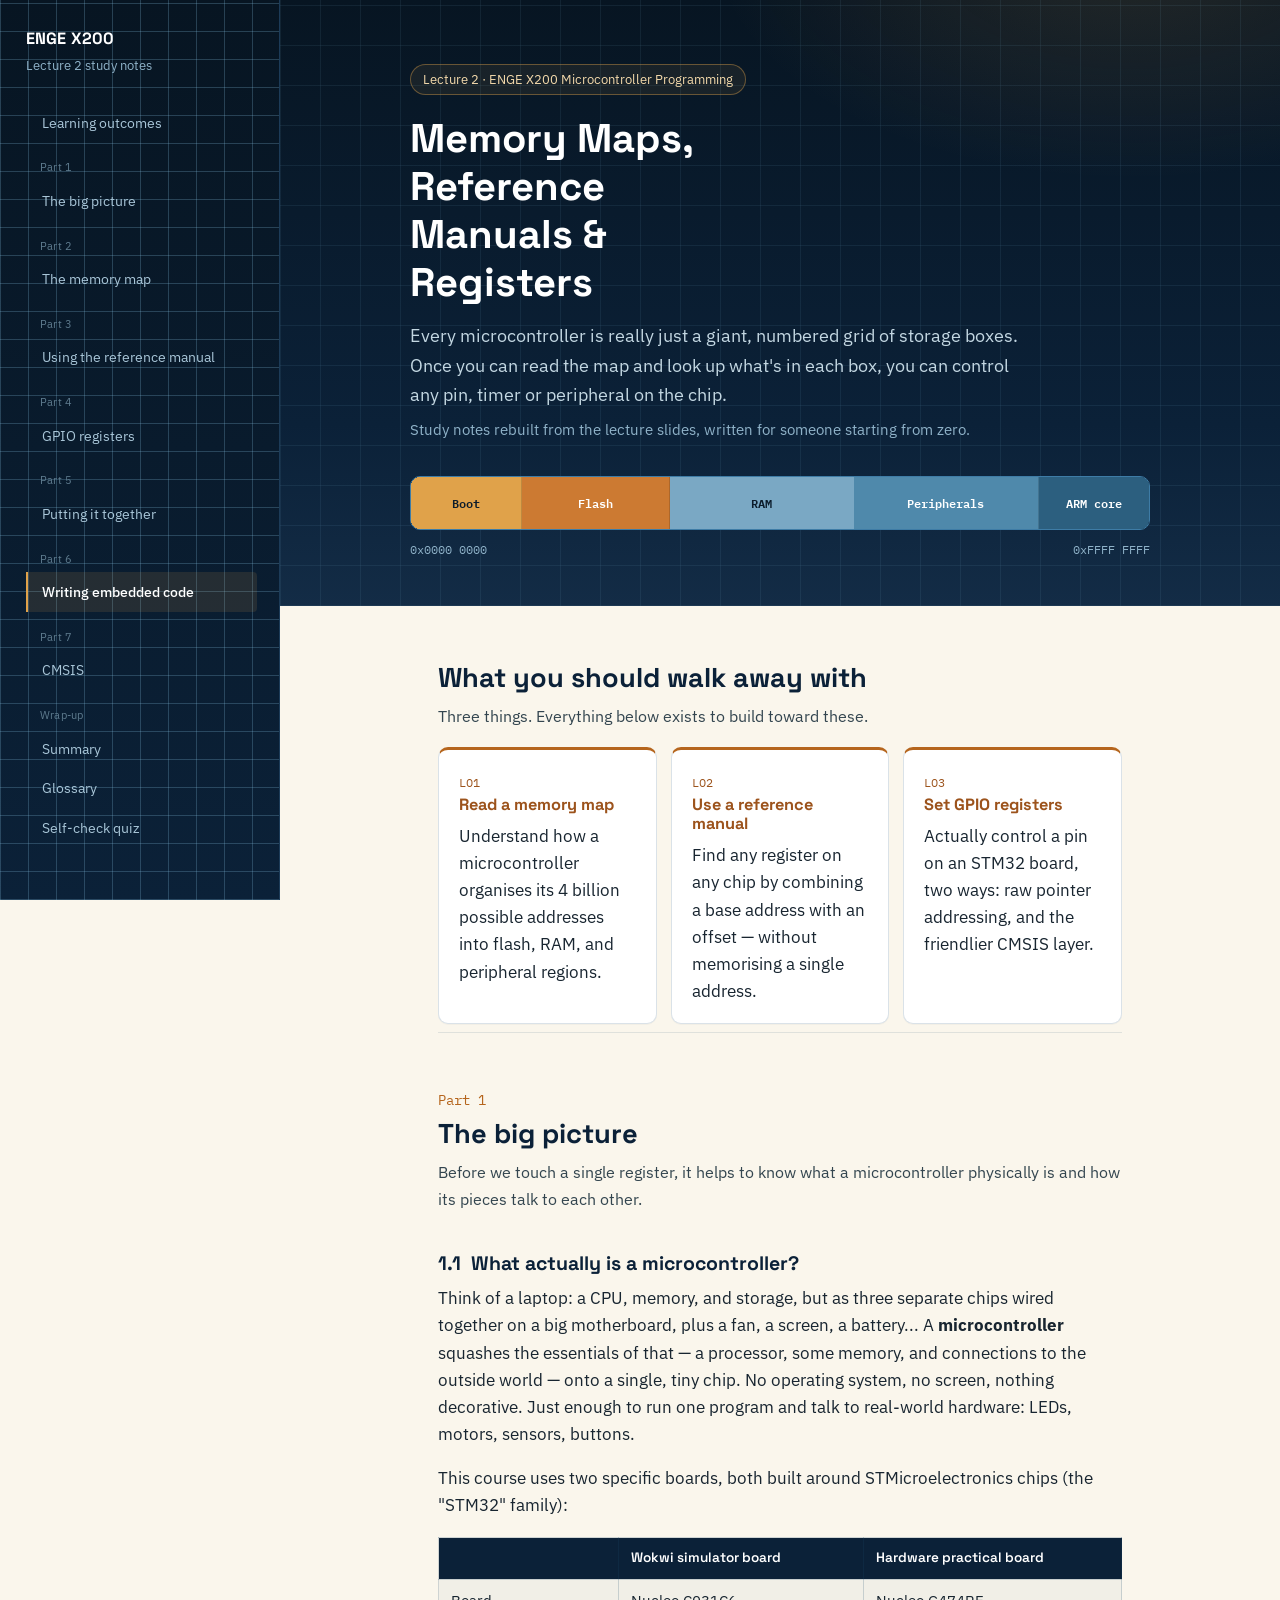
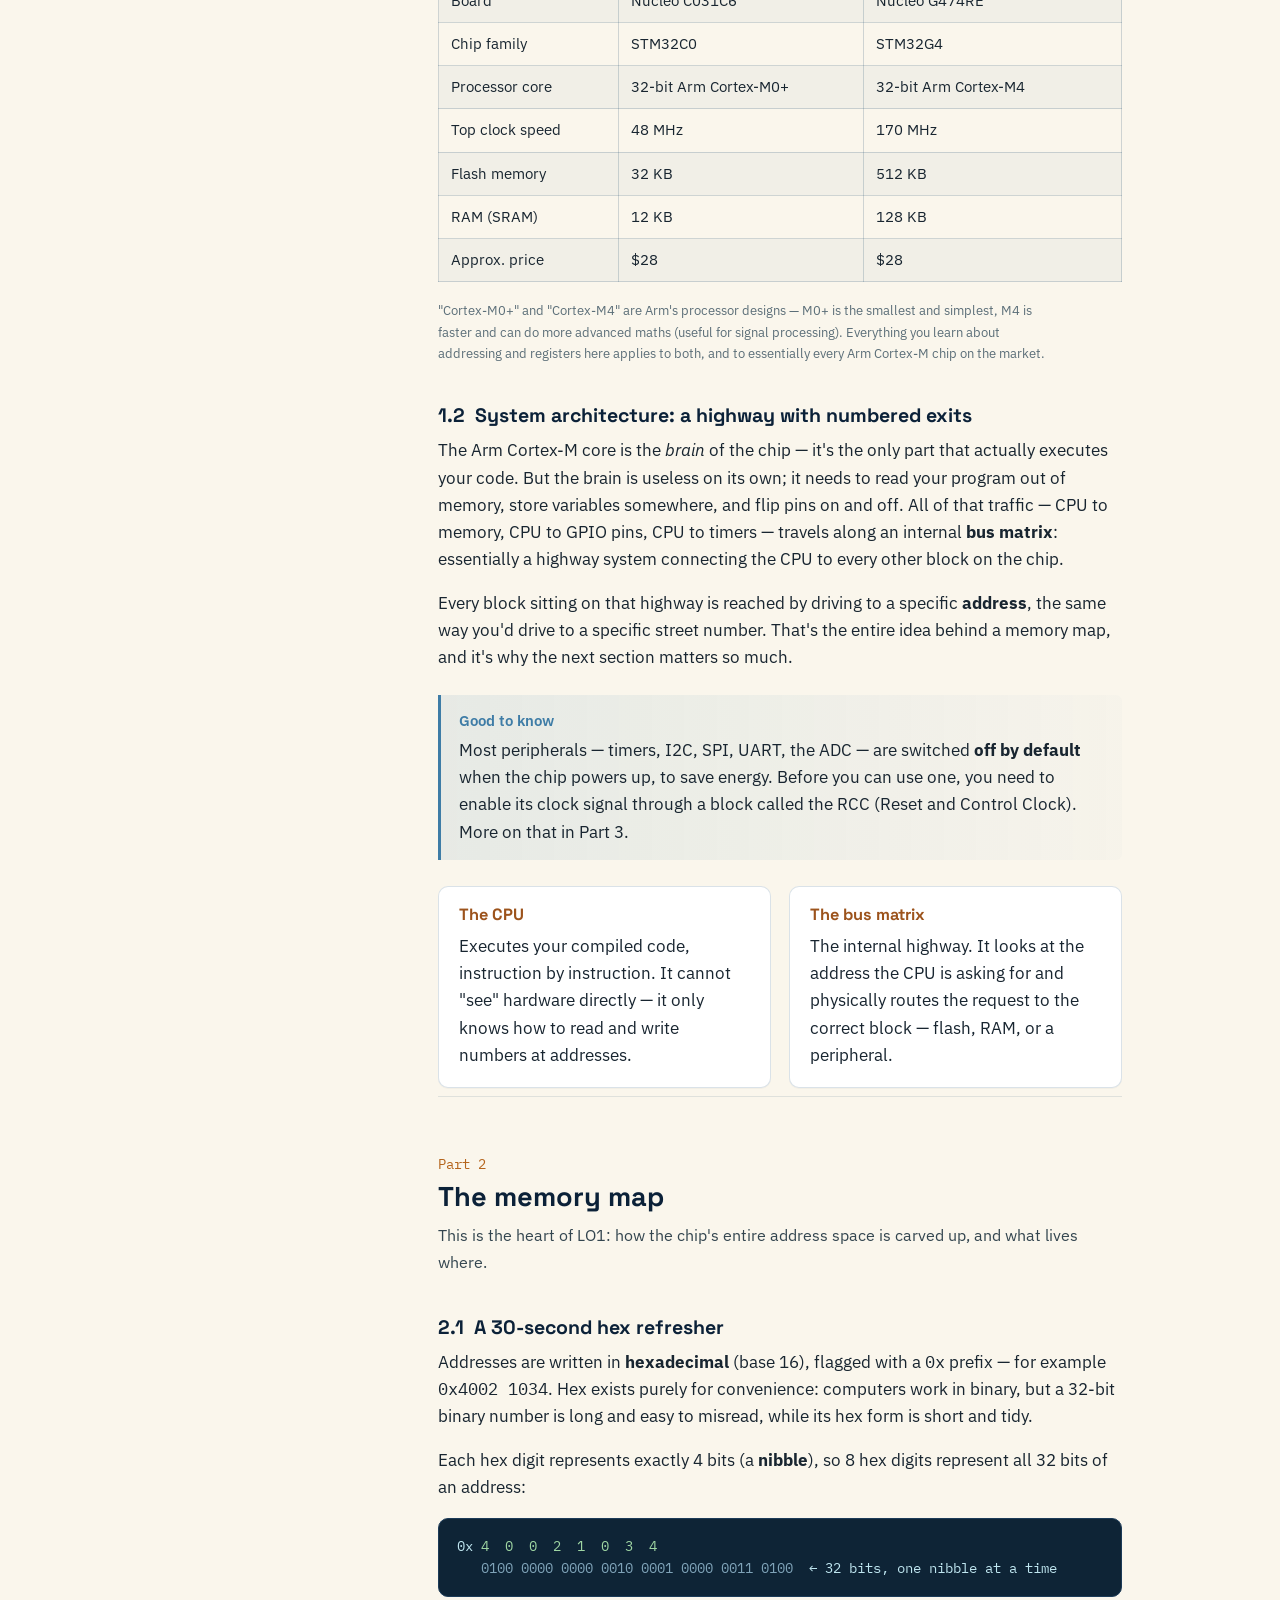
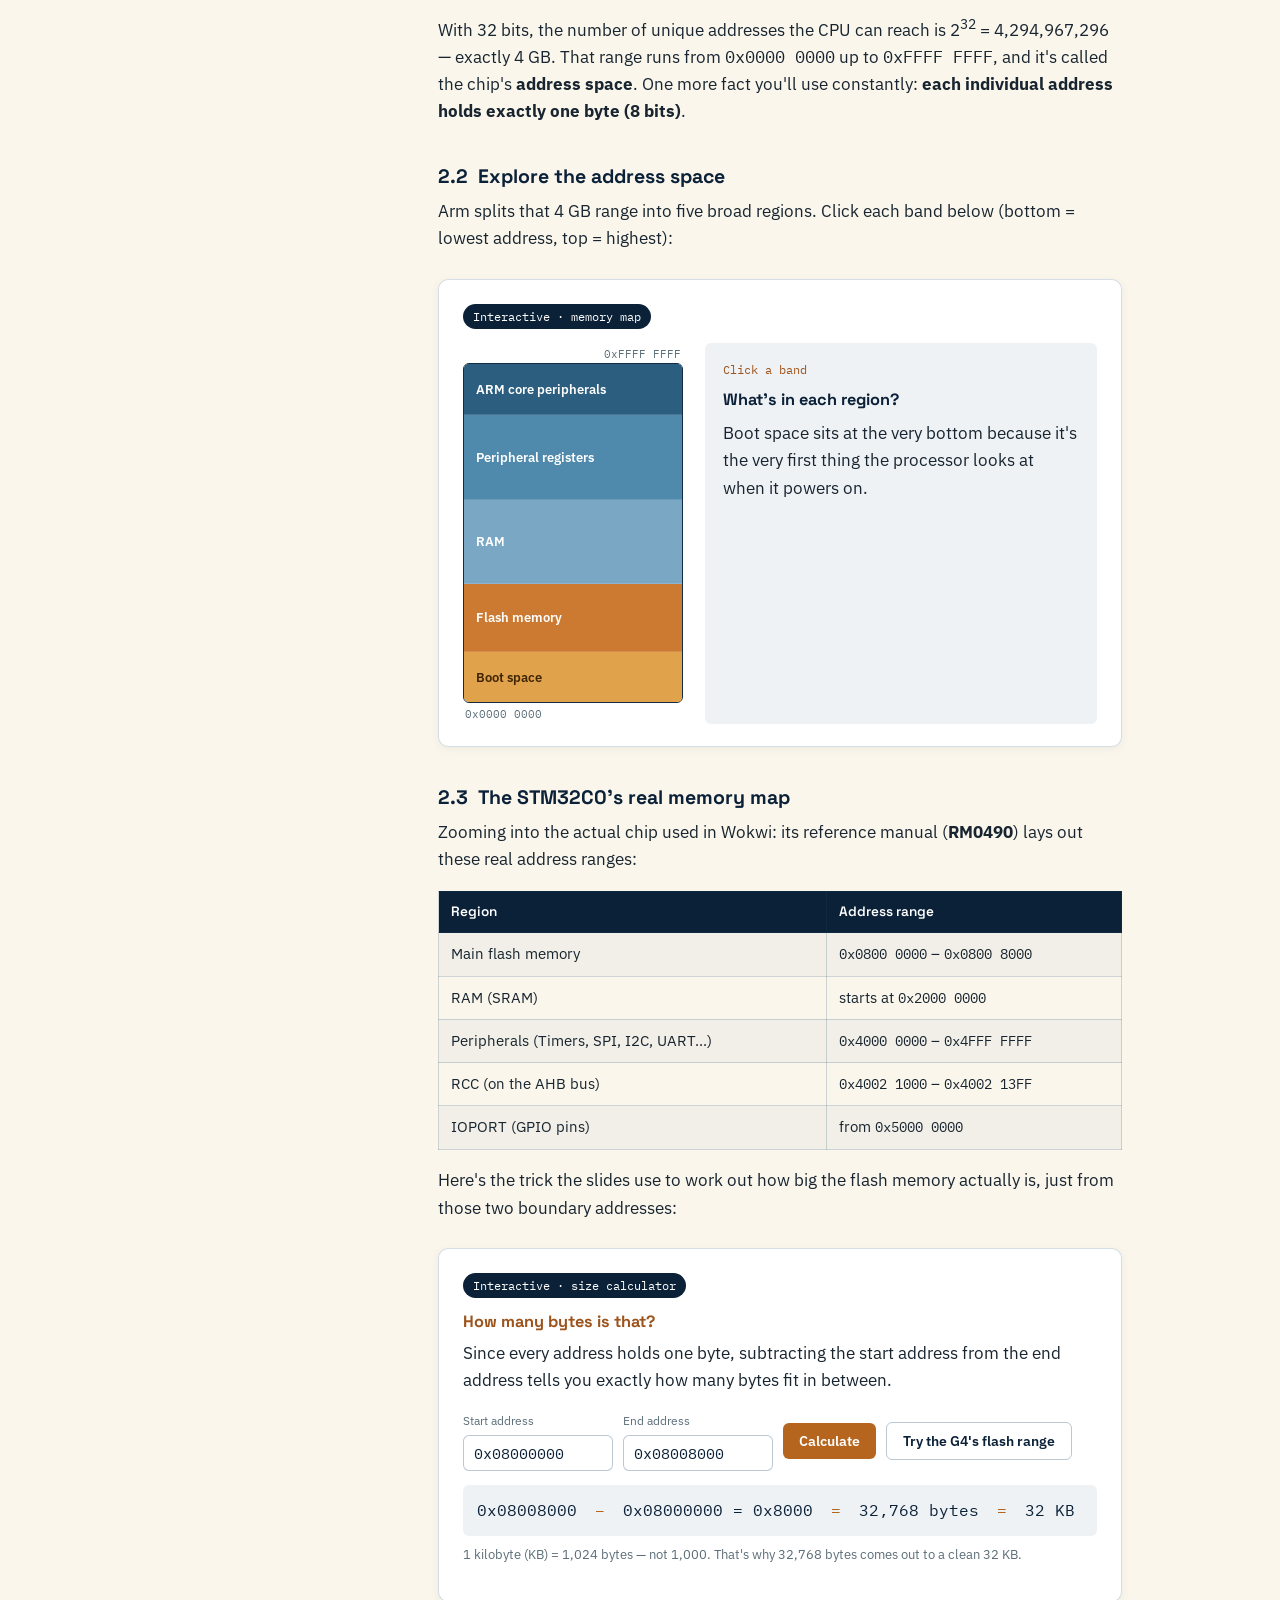
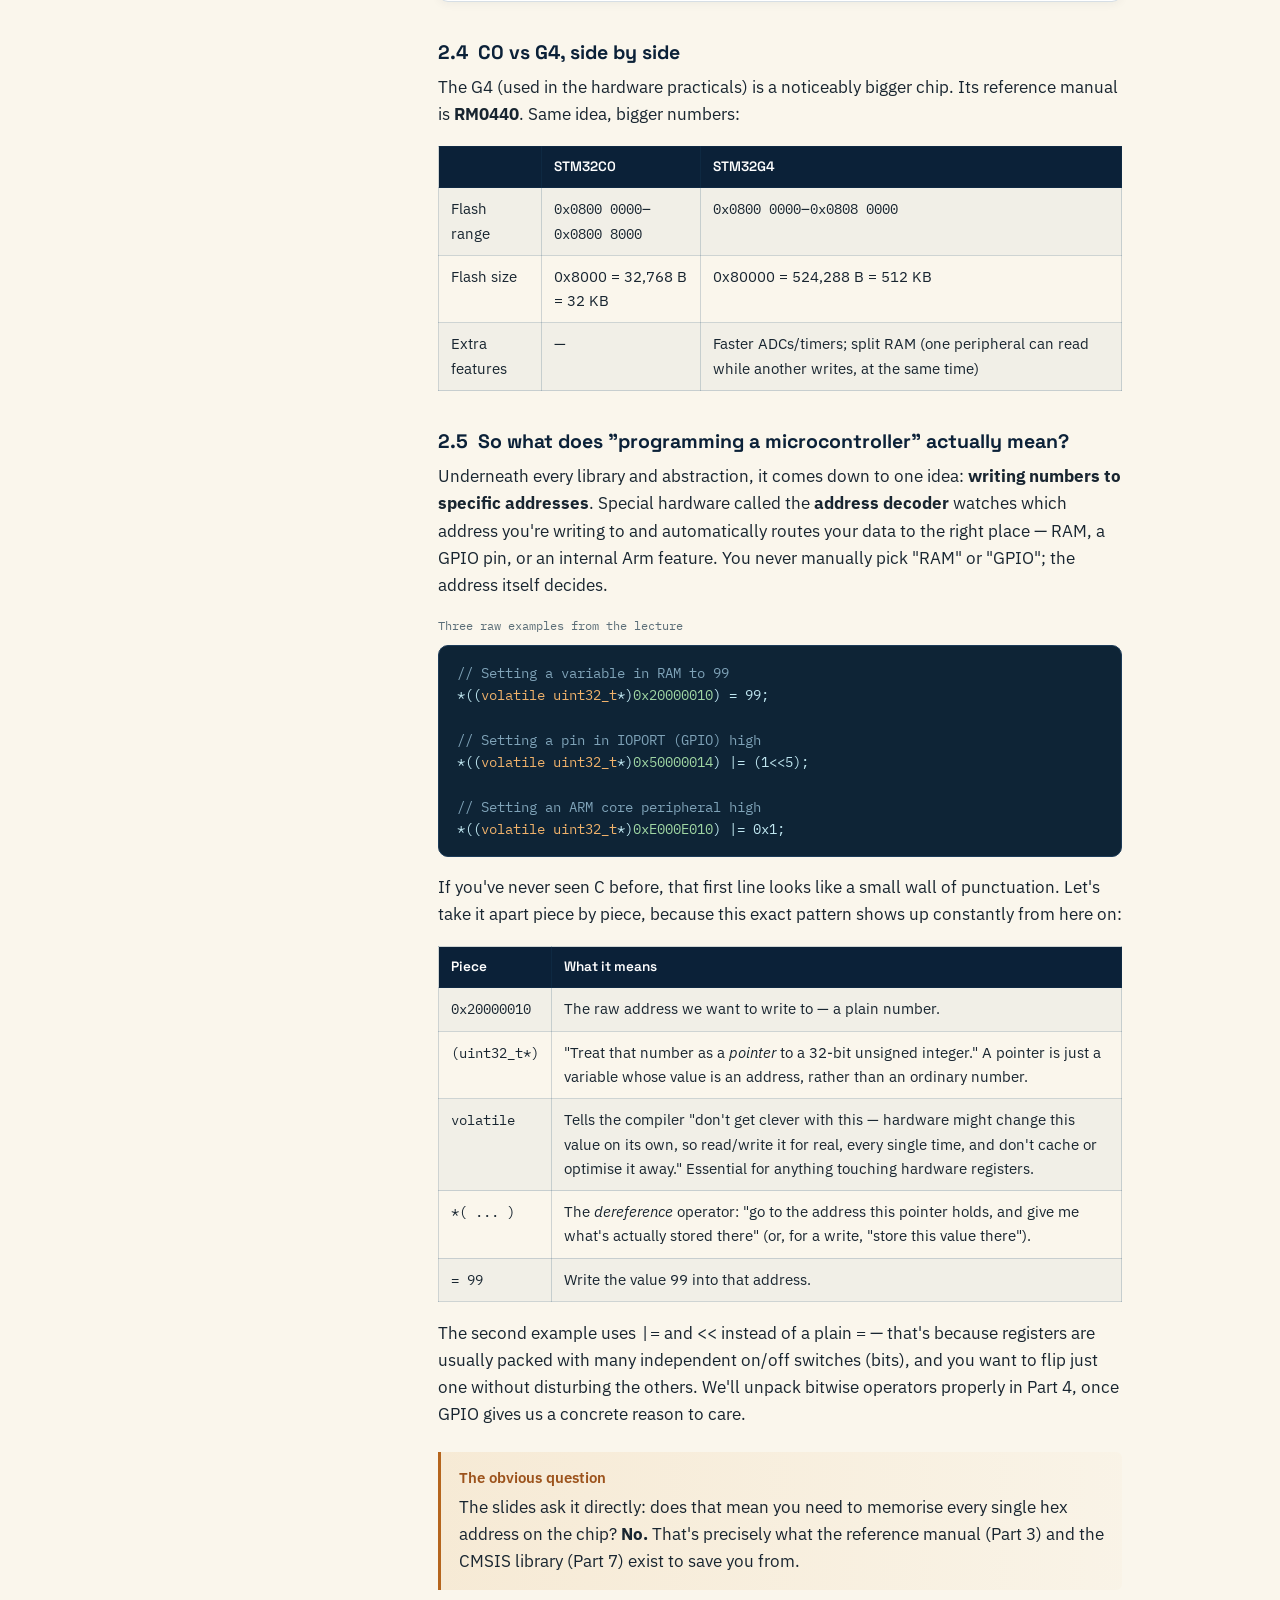
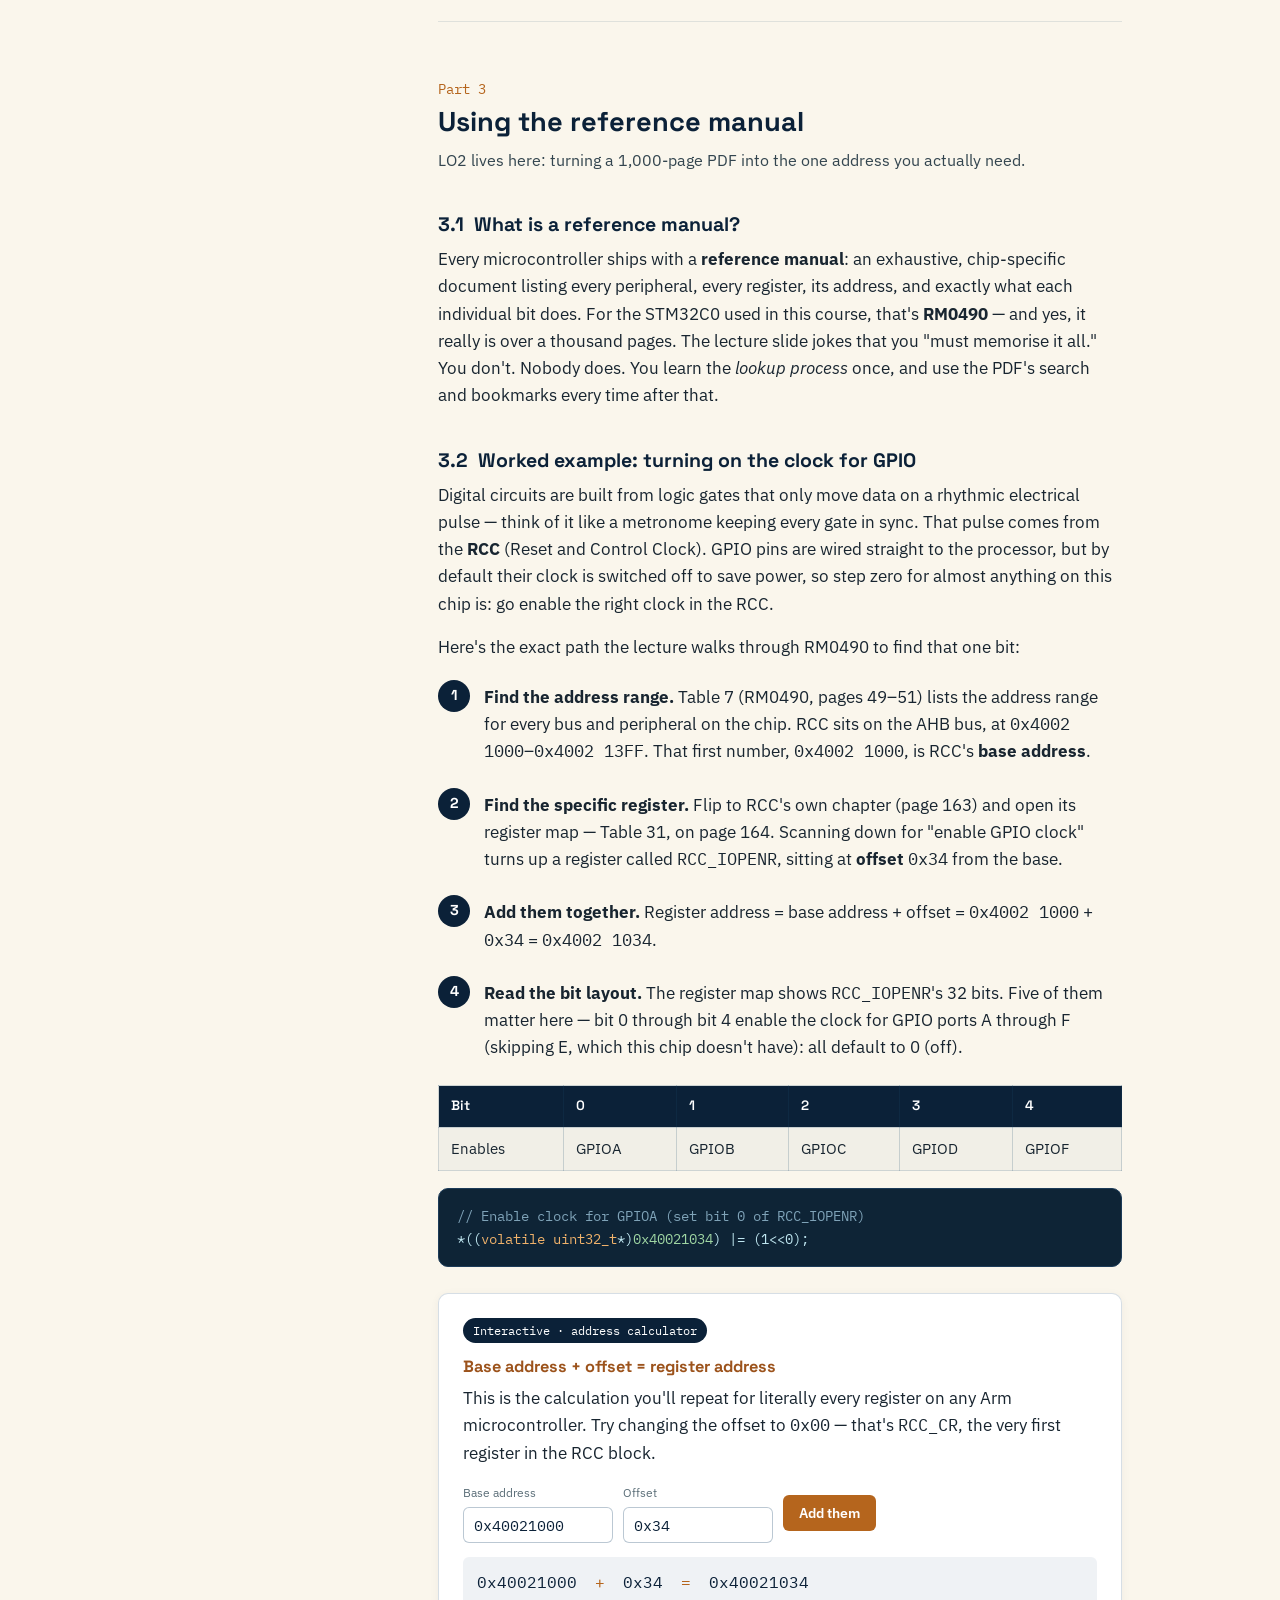
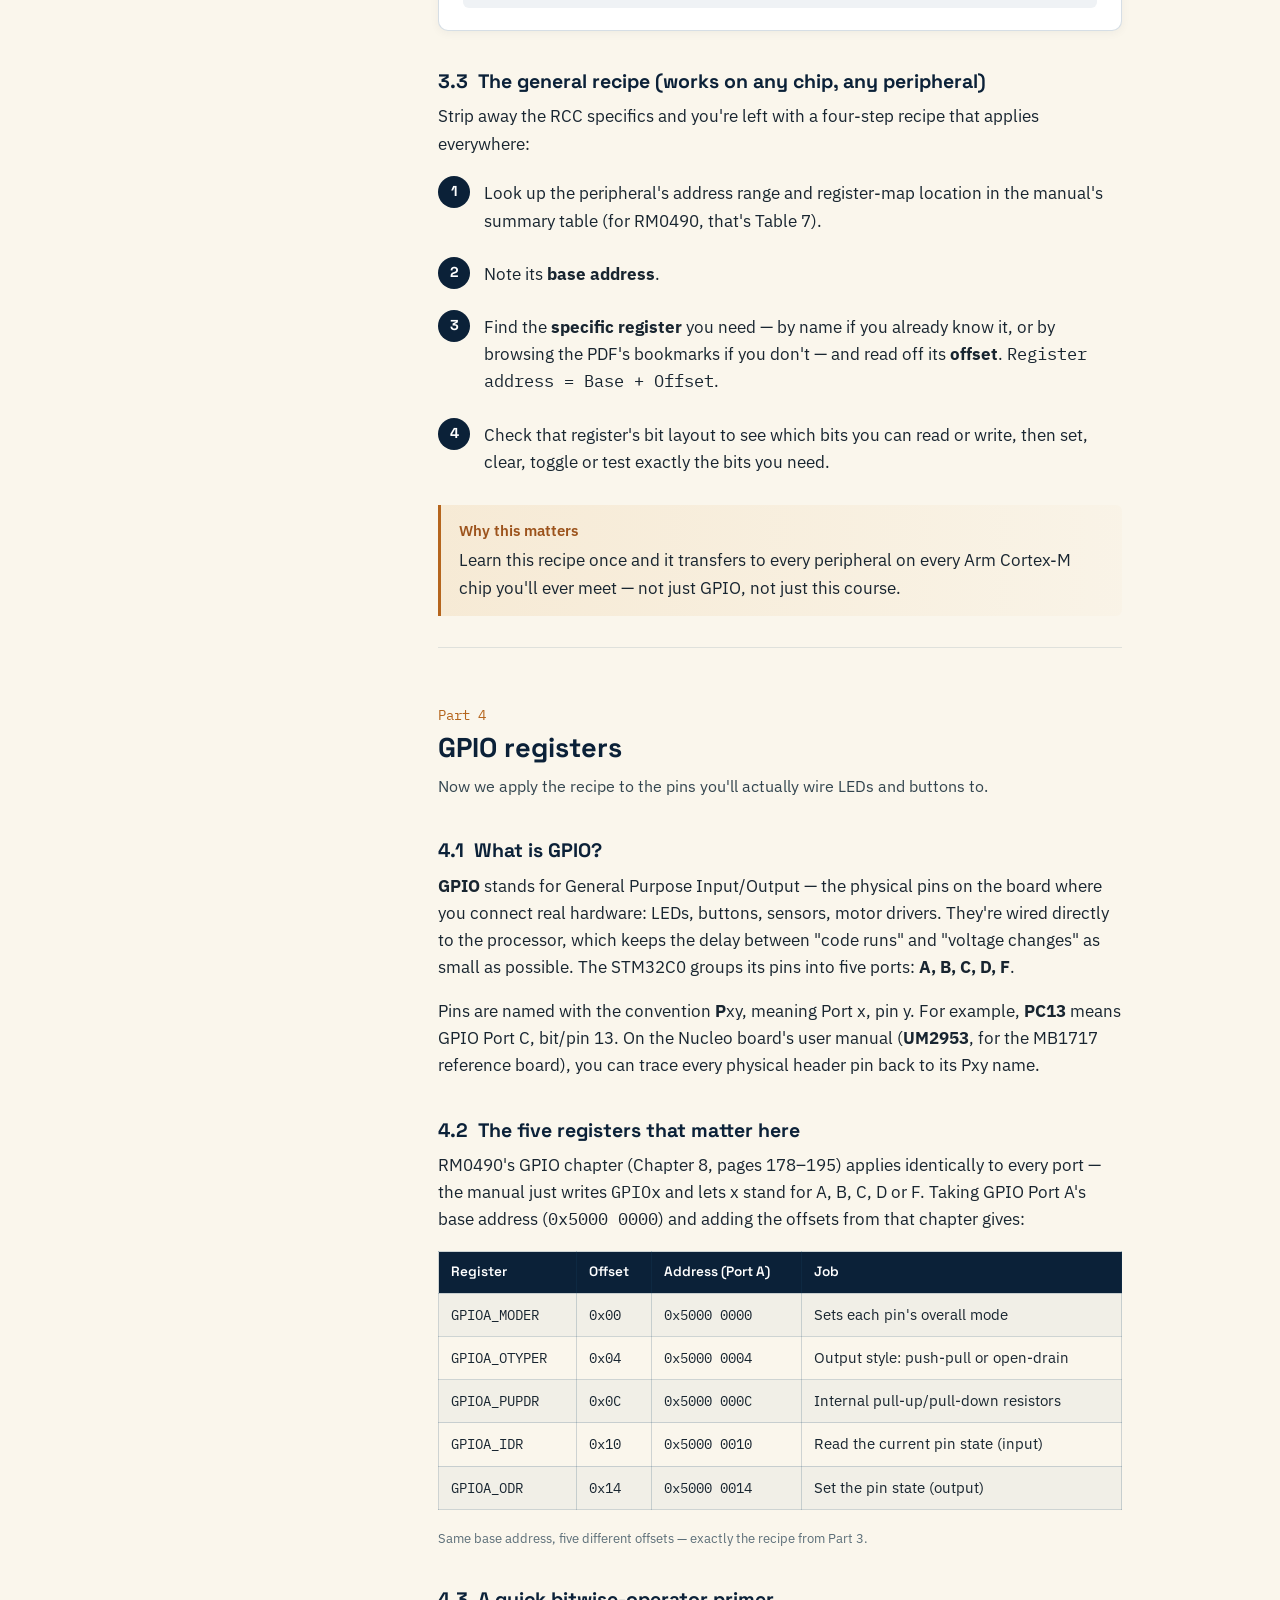
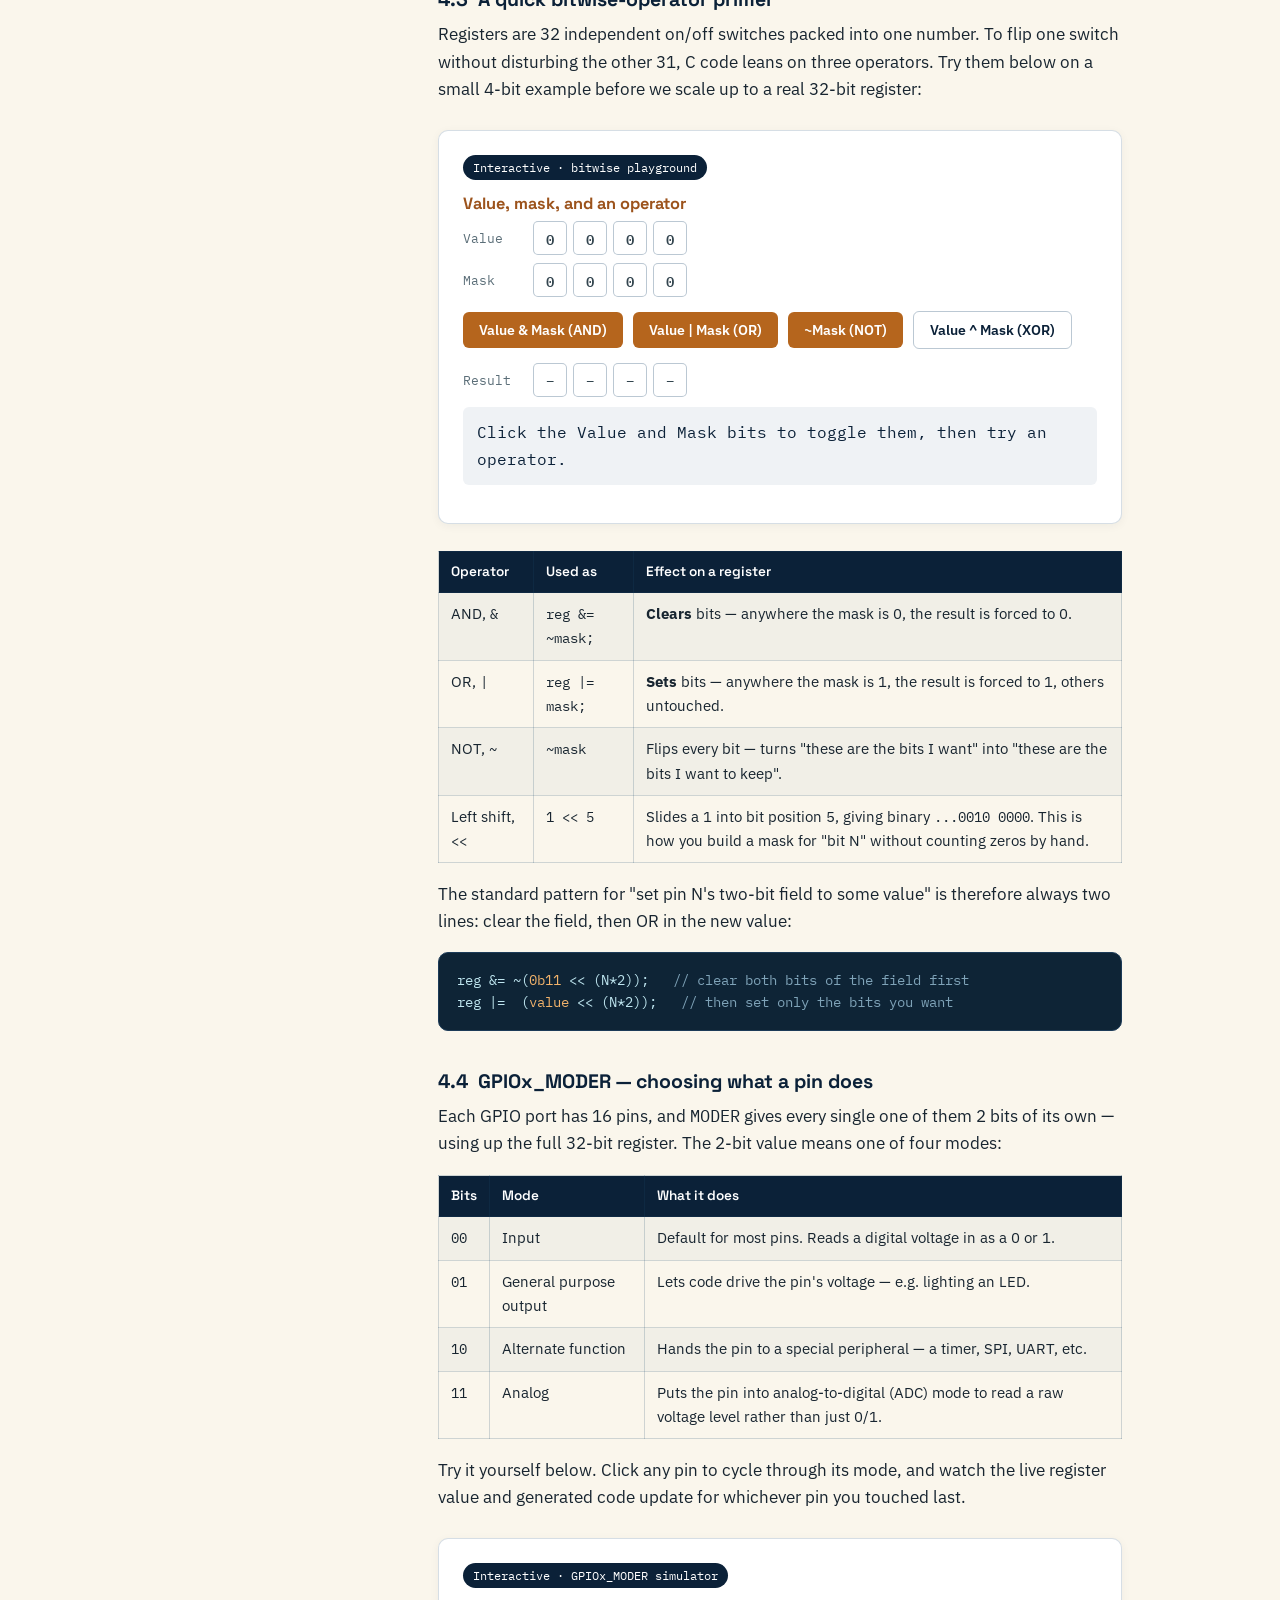
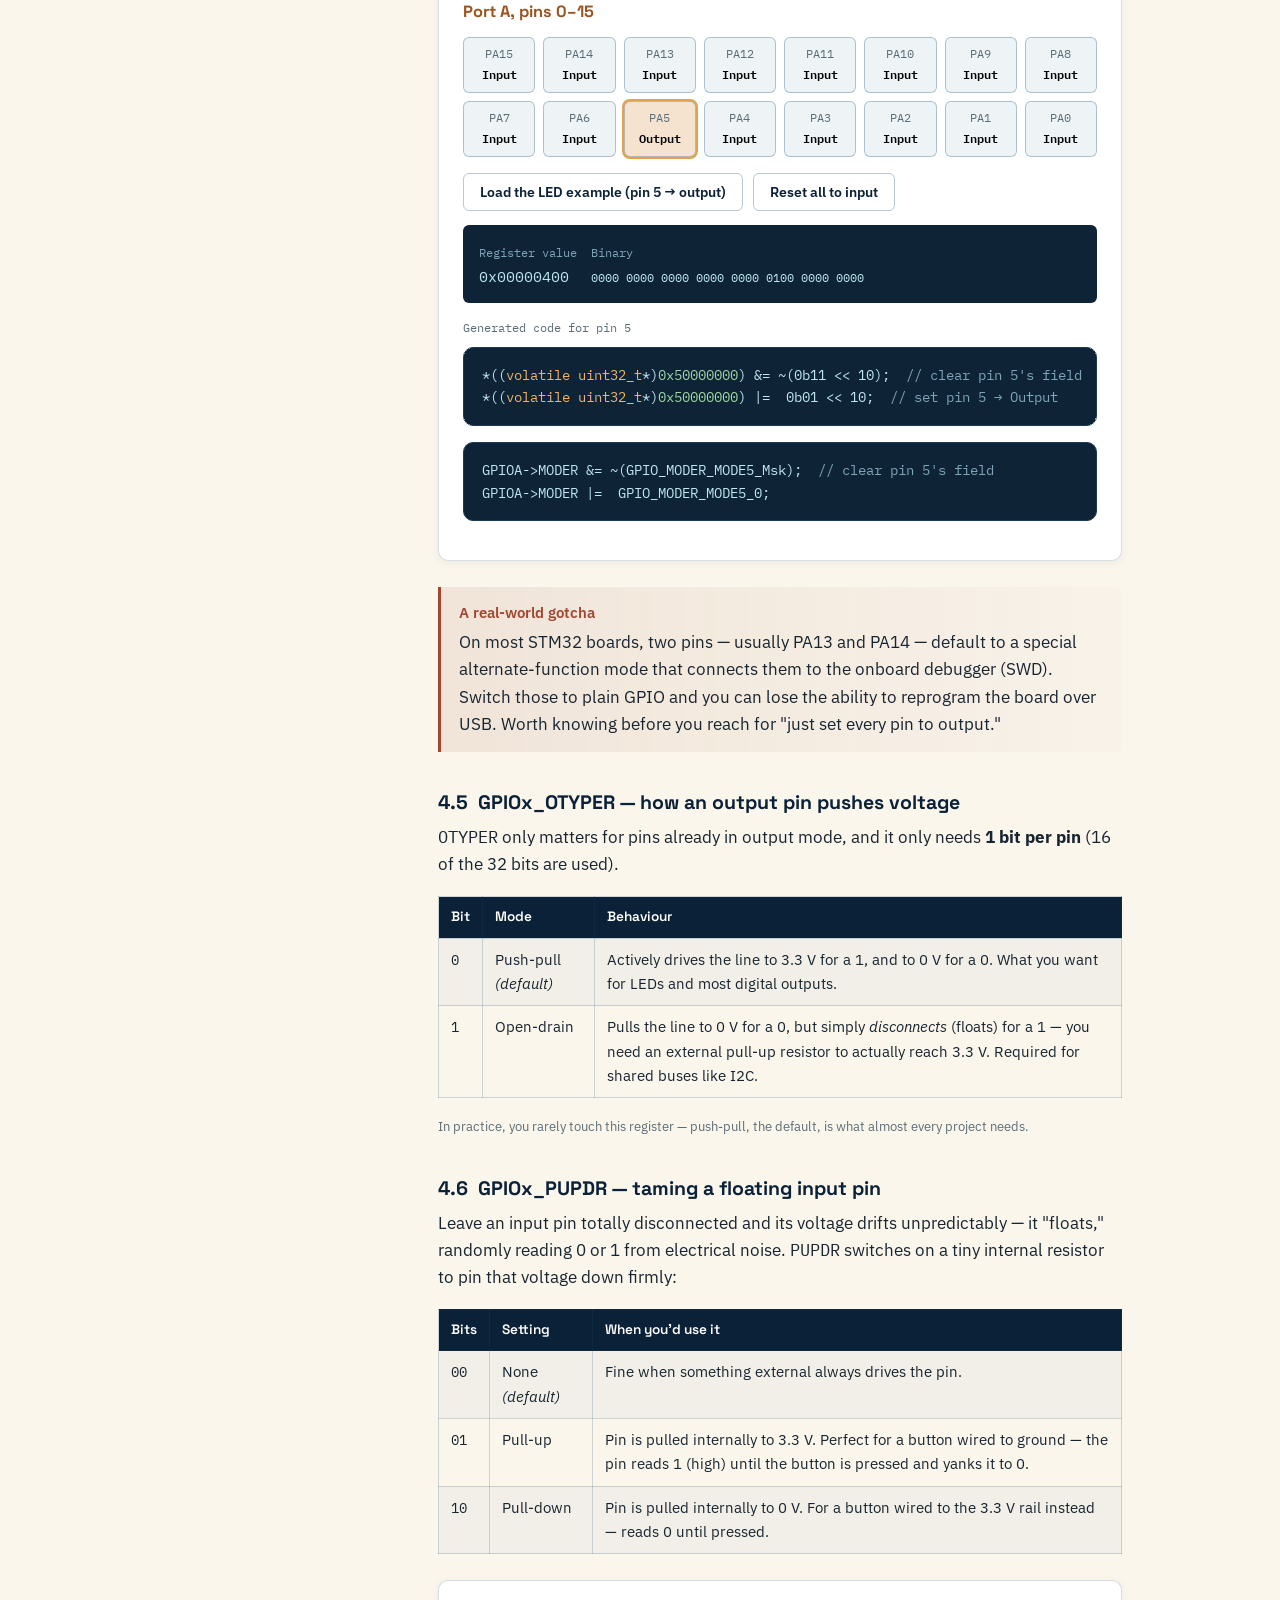
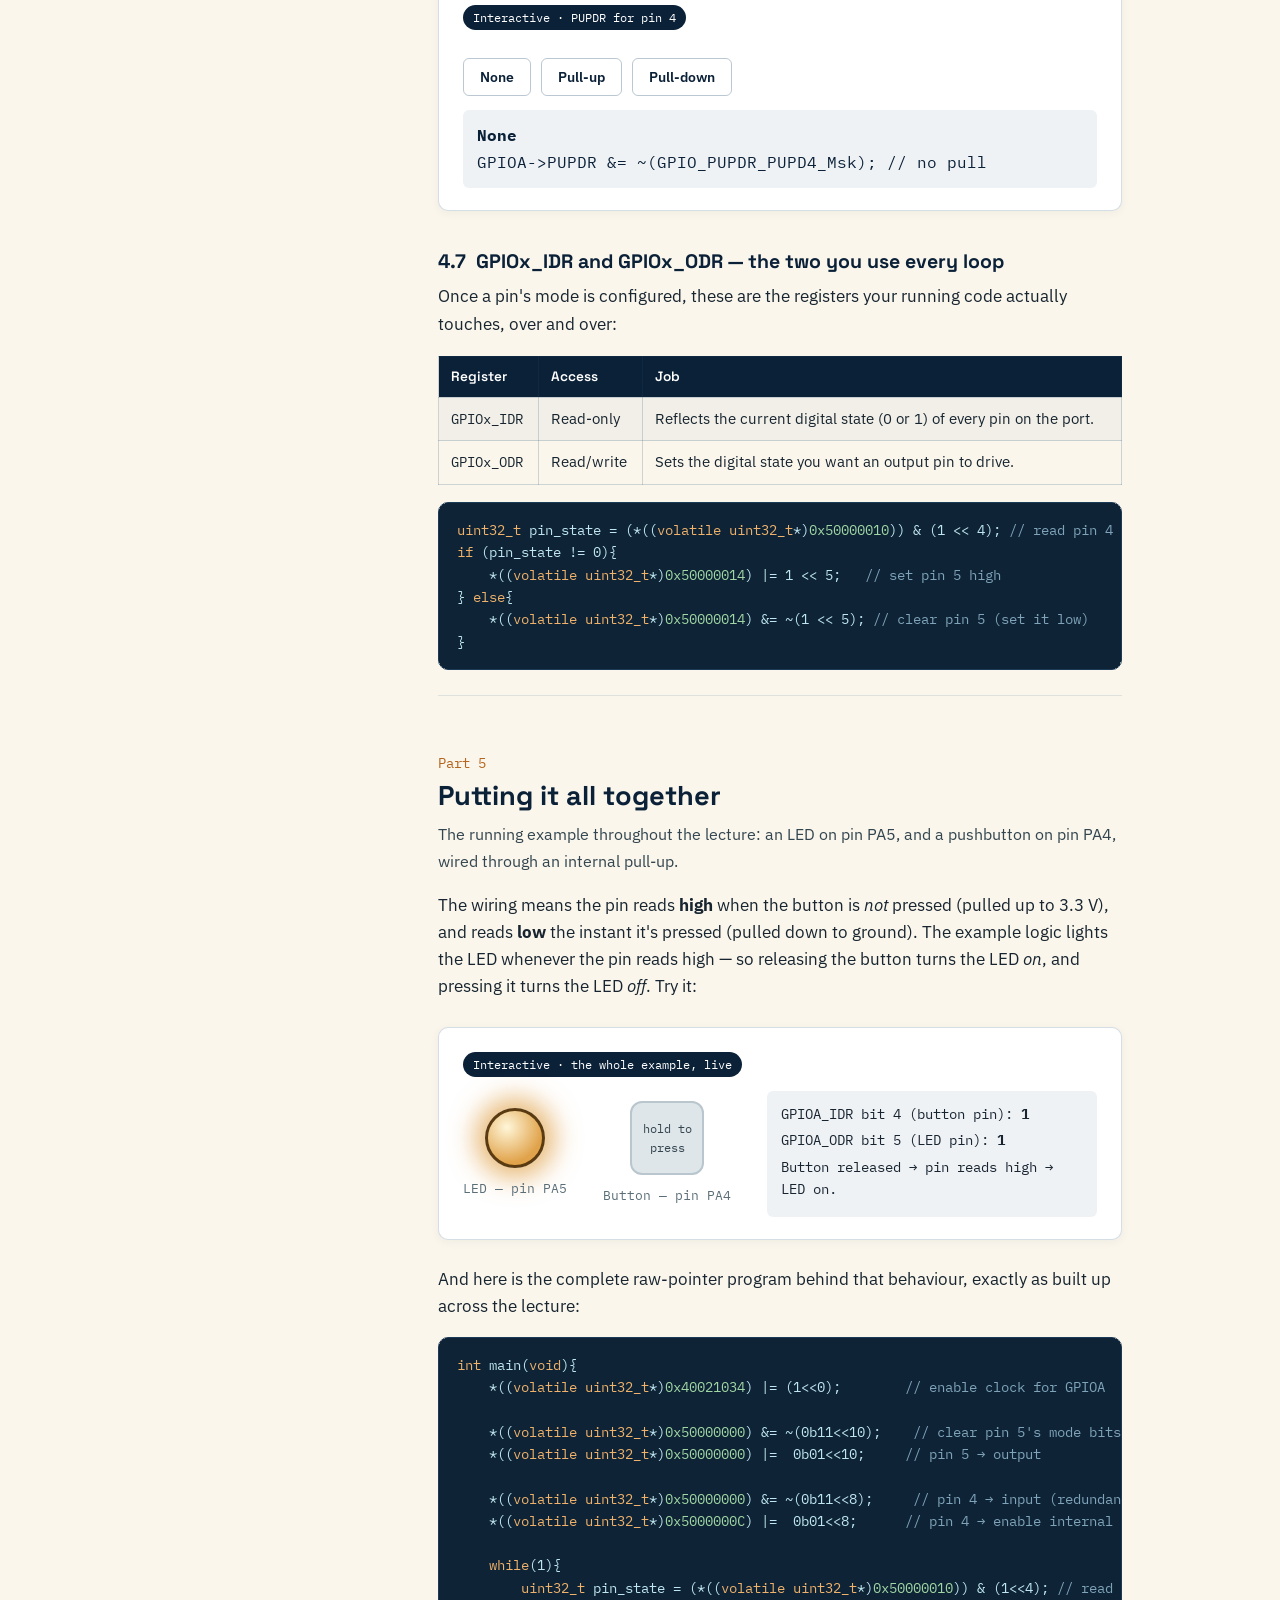
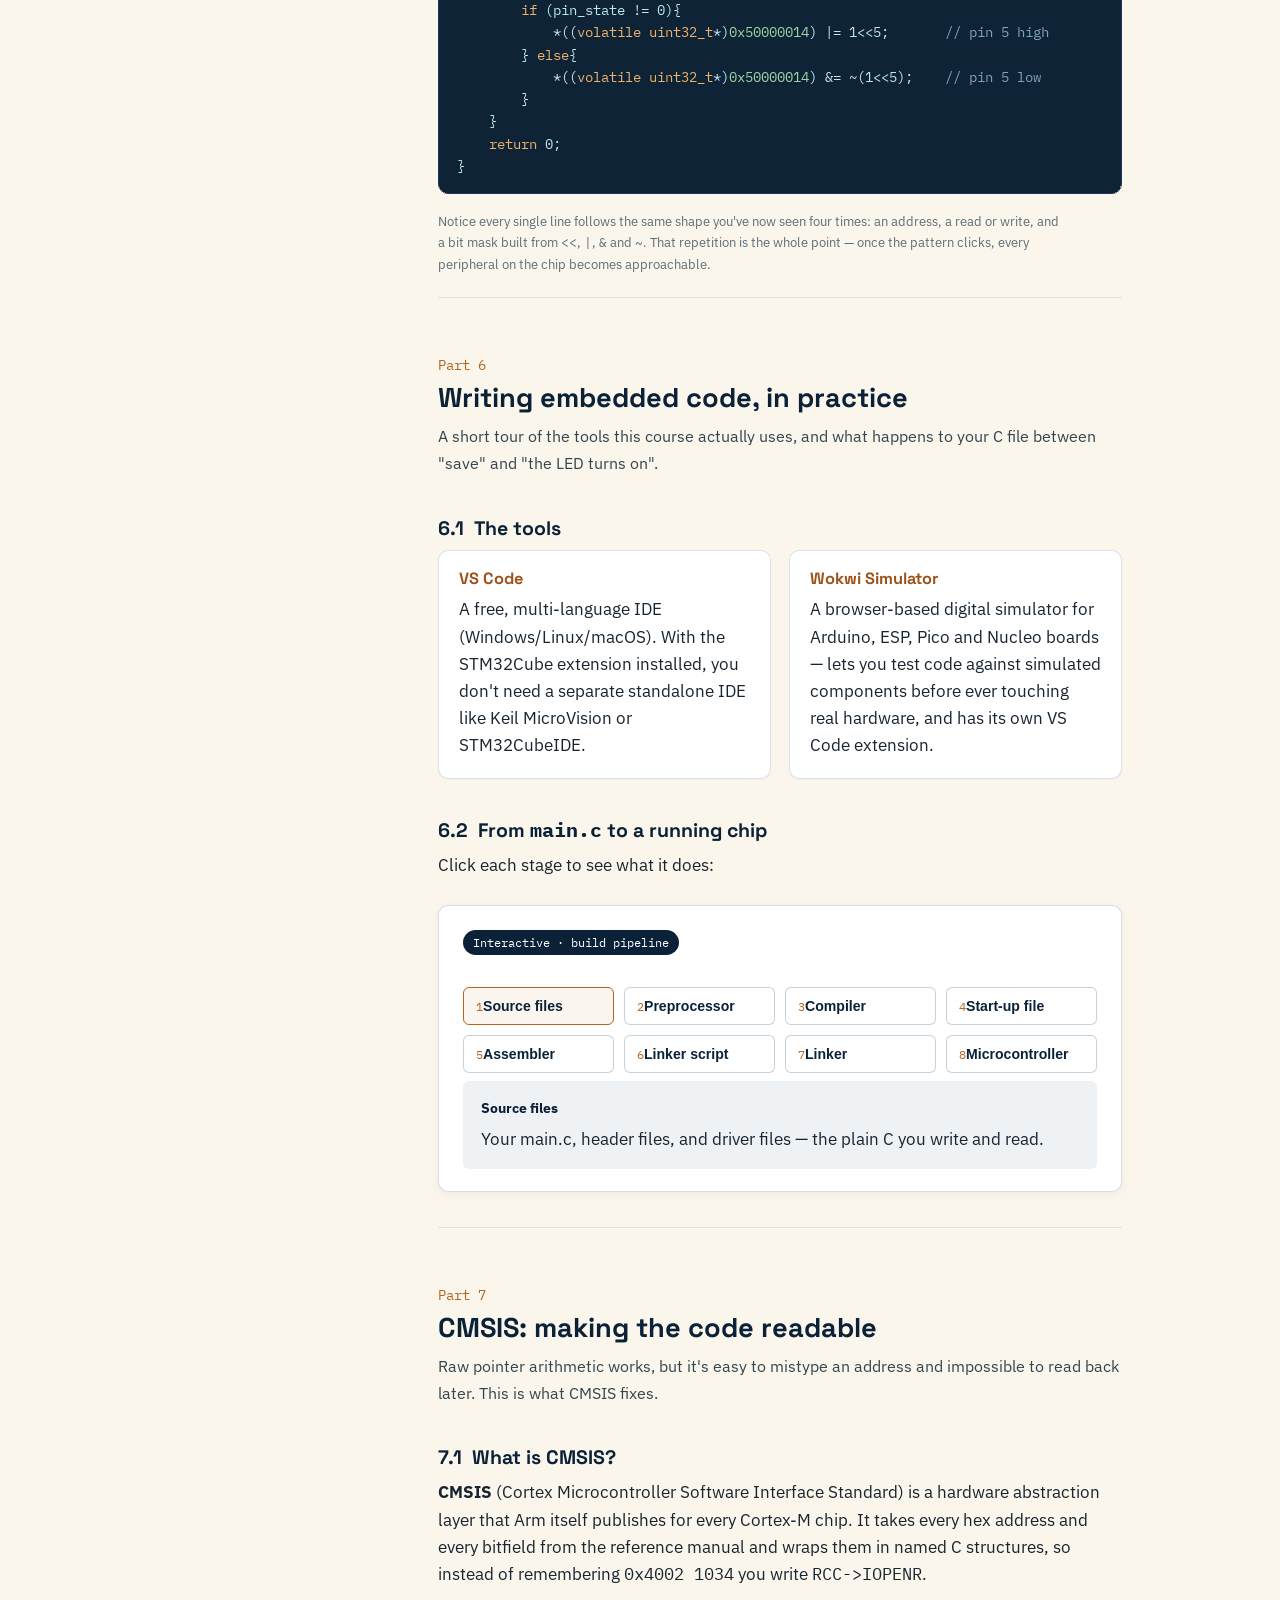
<file: notes/MemoryMap.html>
<!DOCTYPE html>
<html lang="en">
<head>
<meta charset="UTF-8">
<meta name="viewport" content="width=device-width, initial-scale=1.0">
<title>Memory Maps, Reference Manuals & Registers — ENGE X200</title>
<link rel="preconnect" href="https://fonts.googleapis.com">
<link rel="preconnect" href="https://fonts.gstatic.com" crossorigin>
<link href="https://fonts.googleapis.com/css2?family=Space+Grotesk:wght@500;600;700&family=IBM+Plex+Sans:wght@400;500;600;700&family=IBM+Plex+Mono:wght@400;500;600&display=swap" rel="stylesheet">
<style>
:root{
  --navy-950:#071522;
  --navy-900:#0b2138;
  --navy-800:#132c46;
  --navy-700:#1c3b58;
  --blue-line:#3e7ca6;
  --blue-line-soft:rgba(122,178,209,0.28);
  --paper:#faf6ec;
  --paper-raised:#ffffff;
  --ink-900:#182530;
  --ink-700:#33454f;
  --ink-500:#5b6e78;
  --copper-700:#9c531c;
  --copper-600:#b5651d;
  --copper-500:#cc7a32;
  --amber-400:#e0a24a;
  --amber-200:#f3d9ab;
  --grid-blue:rgba(30,74,110,0.07);
  --code-navy:#0e2436;
  --code-cyan:#bfe6f0;
  --code-amber:#f0b26b;
  --code-green:#9fd6a3;
  --good:#3f7d55;
  --bad:#a34632;
  --radius-s:6px;
  --radius-m:10px;
  --serif-line:78ch;
}
*{box-sizing:border-box;}
html{scroll-behavior:smooth;}
body{
  margin:0;
  background:var(--paper);
  color:var(--ink-900);
  font-family:'IBM Plex Sans', sans-serif;
  font-size:16.5px;
  line-height:1.65;
  -webkit-font-smoothing:antialiased;
}
h1,h2,h3,h4{
  font-family:'Space Grotesk', sans-serif;
  color:var(--navy-900);
  line-height:1.2;
  margin:0 0 0.5em 0;
}
code, .mono{ font-family:'IBM Plex Mono', monospace; }
a{ color:var(--copper-700); }
p{ margin:0 0 1em 0; max-width:var(--serif-line); }
ul,ol{ padding-left:1.25em; }
li{ margin-bottom:0.5em; max-width:var(--serif-line); }
img{max-width:100%;}

/* progress bar */
#progress{
  position:fixed; top:0; left:0; height:3px; width:0%;
  background:linear-gradient(90deg,var(--copper-600),var(--amber-400));
  z-index:500; transition:width 0.08s linear;
}

/* layout */
.layout{ display:grid; grid-template-columns: 280px 1fr; min-height:100vh; }

/* sidebar */
.sidebar{
  background:
    repeating-linear-gradient(0deg, var(--blue-line-soft) 0 1px, transparent 1px 28px),
    repeating-linear-gradient(90deg, var(--blue-line-soft) 0 1px, transparent 1px 28px),
    linear-gradient(180deg, var(--navy-950), var(--navy-900));
  color:#dbe9f2;
  position:sticky; top:0; height:100vh; overflow-y:auto;
  padding:26px 22px 30px 26px;
  border-right:1px solid var(--navy-700);
}
.sidebar-brand{
  font-family:'Space Grotesk', sans-serif;
  font-weight:700; font-size:1.02rem; color:#fff;
  letter-spacing:0.01em; margin-bottom:2px;
}
.sidebar-sub{ font-size:0.82rem; color:#8fb2c8; margin-bottom:26px; }
.toc{ list-style:none; margin:0; padding:0; }
.toc li{ margin:0; max-width:none; }
.toc a{
  display:block; text-decoration:none; color:#a9c6d8;
  font-size:0.9rem; padding:8px 10px 8px 14px;
  border-left:2px solid transparent;
  border-radius:0 4px 4px 0;
  transition:background 0.15s, color 0.15s, border-color 0.15s;
}
.toc a:hover{ background:rgba(224,162,74,0.08); color:#fff; }
.toc a.active{
  color:#fff; border-left-color:var(--amber-400);
  background:rgba(224,162,74,0.12); font-weight:500;
}
.toc .toc-group-label{
  font-size:0.7rem; text-transform:none; color:#5f7c8f;
  margin:16px 0 4px 14px; letter-spacing:0.02em;
}
.toc .toc-group-label:first-child{ margin-top:0; }

.menu-toggle{ display:none; }

/* main content */
main{ padding:0; overflow-x:hidden; }
.content-inner{ max-width:740px; margin:0 auto; padding:0 28px 60px; }
.breakout{ max-width:920px; }

/* hero */
.hero{
  background:
    radial-gradient(ellipse 700px 400px at 85% -10%, rgba(224,162,74,0.14), transparent 60%),
    linear-gradient(180deg, var(--navy-950), var(--navy-900) 70%, var(--navy-800));
  color:#f2f6f9;
  padding:64px 28px 46px;
  position:relative;
  overflow:hidden;
}
.hero::before{
  content:""; position:absolute; inset:0;
  background:
    repeating-linear-gradient(0deg, var(--blue-line-soft) 0 1px, transparent 1px 40px),
    repeating-linear-gradient(90deg, var(--blue-line-soft) 0 1px, transparent 1px 40px);
  opacity:0.35; pointer-events:none;
}
.hero-inner{ max-width:740px; margin:0 auto; position:relative; }
.hero-chip{
  display:inline-flex; align-items:center; gap:8px;
  font-size:0.8rem; color:var(--amber-200);
  border:1px solid rgba(224,162,74,0.4);
  padding:4px 12px; border-radius:100px; margin-bottom:20px;
  background:rgba(224,162,74,0.08);
}
.hero h1{
  color:#fff; font-size:2.5rem; font-weight:700; margin-bottom:14px; max-width:12ch;
}
.hero p.lede{
  color:#c3d7e2; font-size:1.12rem; max-width:56ch; margin-bottom:8px;
}
.hero-course{ color:#8fb2c8; font-size:0.92rem; margin-bottom:34px; }

/* hero memory strip */
.mem-strip{
  display:flex; border:1px solid var(--blue-line); border-radius:var(--radius-m);
  overflow:hidden; height:54px; margin-bottom:10px;
}
.mem-strip div{
  display:flex; align-items:center; justify-content:center;
  font-family:'IBM Plex Mono', monospace; font-size:0.72rem;
  color:#0c1c2b; font-weight:600; transform:scaleX(0); transform-origin:left;
  animation:fillIn 0.9s ease-out forwards;
  border-right:1px solid rgba(0,0,0,0.15);
}
.mem-strip div:last-child{ border-right:none; }
@keyframes fillIn{ to{ transform:scaleX(1); } }
.mem-strip .b1{ flex:15; background:#e0a24a; animation-delay:0s; }
.mem-strip .b2{ flex:20; background:#cc7a32; animation-delay:0.08s; color:#fff;}
.mem-strip .b3{ flex:25; background:#7aa8c4; animation-delay:0.16s; }
.mem-strip .b4{ flex:25; background:#4f89ab; animation-delay:0.24s; color:#fff;}
.mem-strip .b5{ flex:15; background:#2c5f7f; animation-delay:0.32s; color:#fff;}
.mem-strip-labels{ display:flex; justify-content:space-between; font-family:'IBM Plex Mono',monospace; font-size:0.76rem; color:#8fb2c8; }

/* sections */
.section{ padding:56px 0 8px; border-top:1px solid rgba(30,74,110,0.12); }
.section:first-of-type{ border-top:none; }
.eyebrow-num{
  font-family:'IBM Plex Mono', monospace; color:var(--copper-600);
  font-size:0.85rem; margin-bottom:6px; display:block;
}
.section h2{ font-size:1.7rem; margin-bottom:0.3em; }
.section h3{ font-size:1.22rem; margin-top:2em; color:var(--navy-900); }
.section h4{ font-size:1.02rem; margin-top:1.4em; color:var(--copper-700);}
.section-intro{ font-size:1.03rem; color:var(--ink-700); }

/* callouts */
.callout{
  border-left:3px solid var(--copper-600);
  background:var(--amber-200); background:linear-gradient(90deg, rgba(224,162,74,0.14), rgba(224,162,74,0.03));
  padding:14px 18px; border-radius:0 var(--radius-s) var(--radius-s) 0;
  margin:1.4em 0; max-width:var(--serif-line);
}
.callout.warn{ border-left-color:var(--bad); background:linear-gradient(90deg, rgba(163,70,50,0.1), rgba(163,70,50,0.02)); }
.callout.info{ border-left-color:var(--blue-line); background:linear-gradient(90deg, rgba(62,124,166,0.1), rgba(62,124,166,0.02)); }
.callout p:last-child{ margin-bottom:0; }
.callout-label{ font-weight:600; color:var(--copper-700); display:block; margin-bottom:4px; font-size:0.92rem;}
.callout.warn .callout-label{ color:var(--bad); }
.callout.info .callout-label{ color:var(--blue-line); }

/* code blocks */
.code-block{
  background:var(--code-navy); color:var(--code-cyan);
  border-radius:var(--radius-m); padding:16px 18px;
  font-family:'IBM Plex Mono', monospace; font-size:0.87rem;
  overflow-x:auto; margin:1.2em 0; line-height:1.6;
  border:1px solid var(--navy-700);
  white-space:pre; max-width:100%;
}
.code-block .c{ color:#7fa3b8; } /* comment */
.code-block .k{ color:var(--code-amber); } /* keyword-ish */
.code-block .n{ color:var(--code-green); } /* number/addr */
.code-title{
  font-family:'IBM Plex Mono', monospace; font-size:0.75rem; color:var(--ink-500);
  margin:1.2em 0 -0.6em; text-transform:none;
}

/* tables */
table{ border-collapse:collapse; width:100%; margin:1.2em 0; font-size:0.92rem; }
th,td{ border:1px solid rgba(30,74,110,0.2); padding:9px 12px; text-align:left; vertical-align:top; }
th{ background:var(--navy-900); color:#fff; font-family:'Space Grotesk',sans-serif; font-weight:600; font-size:0.85rem;}
tr:nth-child(even) td{ background:rgba(30,74,110,0.04); }
td code{ font-size:0.85rem; }

/* cards / grids */
.grid-2{ display:grid; grid-template-columns:1fr 1fr; gap:18px; }
.grid-3{ display:grid; grid-template-columns:repeat(3,1fr); gap:14px; }
.card{
  background:var(--paper-raised); border:1px solid rgba(30,74,110,0.16);
  border-radius:var(--radius-m); padding:18px 20px;
  box-shadow:0 1px 0 rgba(15,40,60,0.03);
}
.card h4{ margin-top:0; }
.lo-card{
  border-top:3px solid var(--copper-600);
}
.lo-card .lo-tag{ font-family:'IBM Plex Mono',monospace; font-size:0.75rem; color:var(--copper-700); }

/* widget shell */
.widget{
  background:var(--paper-raised);
  border:1px solid rgba(30,74,110,0.18);
  border-radius:var(--radius-m);
  padding:22px 24px;
  margin:1.6em 0;
  box-shadow:0 2px 10px rgba(15,40,60,0.05);
}
.widget-label{
  display:inline-flex; align-items:center; gap:6px;
  font-family:'IBM Plex Mono',monospace; font-size:0.72rem;
  color:#fff; background:var(--navy-900);
  padding:3px 10px; border-radius:100px; margin-bottom:14px;
}
.widget h4{ margin-top:0; }
.widget-controls{ display:flex; flex-wrap:wrap; gap:10px; align-items:center; margin:14px 0; }
.field{ display:flex; flex-direction:column; gap:4px; }
.field label{ font-size:0.76rem; color:var(--ink-500); }
.field input{
  font-family:'IBM Plex Mono',monospace; font-size:0.95rem;
  border:1px solid rgba(30,74,110,0.3); border-radius:var(--radius-s);
  padding:7px 10px; width:150px; background:#fff; color:var(--navy-900);
}
.field input:focus{ outline:2px solid var(--amber-400); outline-offset:1px; }
.btn{
  font-family:'IBM Plex Sans',sans-serif; font-weight:600; font-size:0.86rem;
  background:var(--copper-600); color:#fff; border:none;
  padding:9px 16px; border-radius:var(--radius-s); cursor:pointer;
  transition:background 0.15s, transform 0.1s;
}
.btn:hover{ background:var(--copper-700); }
.btn:active{ transform:translateY(1px); }
.btn.ghost{
  background:transparent; color:var(--navy-900); border:1px solid rgba(30,74,110,0.3);
}
.btn.ghost:hover{ background:rgba(30,74,110,0.06); }
.result-line{
  font-family:'IBM Plex Mono',monospace; font-size:1.02rem; color:var(--navy-900);
  background:var(--grid-blue); border-radius:var(--radius-s); padding:12px 14px; margin-top:10px;
}
.result-line .arrow{ color:var(--copper-600); margin:0 8px; }
.small-note{ font-size:0.82rem; color:var(--ink-500); margin-top:8px; }

/* memory map explorer */
.mm-explorer{ display:flex; gap:22px; align-items:stretch; flex-wrap:wrap; }
.mm-stack{ display:flex; flex-direction:column; width:220px; border:1px solid var(--navy-800); border-radius:var(--radius-s); overflow:hidden; height:340px;}
.mm-band{
  border:none; text-align:left; padding:0 12px; color:#fff; font-family:'IBM Plex Sans',sans-serif;
  font-size:0.82rem; font-weight:600; cursor:pointer; display:flex; align-items:center;
  border-bottom:1px solid rgba(255,255,255,0.15); transition:filter 0.15s, flex 0.2s;
}
.mm-band:last-child{ border-bottom:none; }
.mm-band:hover{ filter:brightness(1.12); }
.mm-band.active{ filter:brightness(1.2); box-shadow:inset 0 0 0 2px var(--amber-400); }
.mm-b5{ background:#2c5f7f; flex:15; }
.mm-b4{ background:#4f89ab; flex:25; }
.mm-b3{ background:#7aa8c4; flex:25; }
.mm-b2{ background:#cc7a32; flex:20; }
.mm-b1{ background:#e0a24a; flex:15; color:#402503;}
.mm-addr-label{ font-family:'IBM Plex Mono',monospace; font-size:0.7rem; color:var(--ink-500); text-align:right; padding:2px 2px 0;}
.mm-info{ flex:1; min-width:260px; background:var(--grid-blue); border-radius:var(--radius-s); padding:16px 18px; }
.mm-info h5{ margin:0 0 6px; font-family:'Space Grotesk',sans-serif; color:var(--navy-900); font-size:1.02rem;}
.mm-info .mm-range{ font-family:'IBM Plex Mono',monospace; font-size:0.78rem; color:var(--copper-700); margin-bottom:8px; display:block;}

/* bit toggles */
.bitrow{ display:flex; gap:6px; align-items:center; margin:8px 0; flex-wrap:wrap; }
.bitrow .rowlabel{ width:64px; font-size:0.8rem; color:var(--ink-500); font-family:'IBM Plex Mono',monospace;}
.bit{
  width:34px; height:34px; border-radius:5px; border:1px solid rgba(30,74,110,0.3);
  background:#fff; font-family:'IBM Plex Mono',monospace; font-weight:600; font-size:0.85rem;
  display:flex; align-items:center; justify-content:center; cursor:pointer; color:var(--ink-700);
  transition:background 0.12s,color 0.12s,transform 0.1s;
}
.bit:hover{ transform:translateY(-1px); }
.bit.on{ background:var(--navy-900); color:#fff; border-color:var(--navy-900); }
.bit.res{ background:repeating-linear-gradient(45deg,#eee,#eee 4px,#fafafa 4px,#fafafa 8px); cursor:not-allowed; color:#aaa;}
.bit.locked{ opacity:0.55; cursor:not-allowed; }
.bitgroup-idx{ font-size:0.65rem; color:var(--ink-500); text-align:center; width:34px; font-family:'IBM Plex Mono',monospace;}

/* pin grid (MODER simulator) */
.pin-grid{ display:grid; grid-template-columns:repeat(8,1fr); gap:8px; margin:16px 0; }
.pin-btn{
  border:1px solid rgba(30,74,110,0.3); border-radius:var(--radius-s);
  background:#fff; padding:8px 4px; text-align:center; cursor:pointer;
  font-family:'IBM Plex Mono',monospace; transition:background 0.15s, border-color 0.15s;
}
.pin-btn .pin-name{ font-size:0.72rem; color:var(--ink-500); display:block; }
.pin-btn .pin-state{ font-size:0.78rem; font-weight:600; display:block; margin-top:3px;}
.pin-btn.focused{ box-shadow:0 0 0 2px var(--amber-400); }
.state-input{ background:#eef3f6; }
.state-output{ background:#f6e3cf; }
.state-alt{ background:#f0d9ae; }
.state-analog{ background:#d9e9f0; }

.reg-hex-display{
  font-family:'IBM Plex Mono',monospace; background:var(--code-navy); color:var(--code-cyan);
  border-radius:var(--radius-s); padding:14px 16px; margin:14px 0; font-size:0.95rem;
  display:flex; flex-wrap:wrap; gap:14px; align-items:baseline;
}
.reg-hex-display .tag{ color:#7fa3b8; font-size:0.75rem; }

/* flow / stepper */
.flow-steps{ display:flex; gap:10px; flex-wrap:wrap; margin:18px 0 8px; }
.flow-step-btn{
  flex:1; min-width:130px; background:var(--paper-raised); border:1px solid rgba(30,74,110,0.25);
  border-radius:var(--radius-s); padding:10px 12px; cursor:pointer; text-align:left;
  transition:border-color 0.15s, background 0.15s;
}
.flow-step-btn .fs-num{ font-family:'IBM Plex Mono',monospace; color:var(--copper-600); font-size:0.72rem;}
.flow-step-btn .fs-title{ font-weight:600; font-size:0.88rem; color:var(--navy-900); margin-top:2px;}
.flow-step-btn.active{ border-color:var(--copper-600); background:rgba(204,122,50,0.08); }
.flow-detail{ background:var(--grid-blue); border-radius:var(--radius-s); padding:16px 18px; min-height:70px; }
.flow-detail h5{ margin:0 0 6px; color:var(--navy-900); }

/* recipe steps */
.recipe{ counter-reset:recipe; list-style:none; padding:0; }
.recipe li{
  counter-increment:recipe; position:relative; padding:6px 0 6px 46px; margin-bottom:14px; max-width:var(--serif-line);
}
.recipe li::before{
  content:counter(recipe); position:absolute; left:0; top:2px;
  width:32px; height:32px; border-radius:50%; background:var(--navy-900); color:#fff;
  display:flex; align-items:center; justify-content:center; font-family:'Space Grotesk',sans-serif; font-weight:700; font-size:0.9rem;
}

/* LED demo */
.led-demo{ display:flex; gap:36px; align-items:center; flex-wrap:wrap; }
.led-visual{ display:flex; flex-direction:column; align-items:center; gap:10px; }
.led-bulb{
  width:60px; height:60px; border-radius:50%; background:radial-gradient(circle at 35% 30%, #ffe6b0, #7a4a10 85%);
  border:3px solid #5a3a10; box-shadow:0 0 6px 2px rgba(0,0,0,0.15) inset;
  transition:background 0.2s, box-shadow 0.2s;
}
.led-bulb.on{
  background:radial-gradient(circle at 35% 30%, #fff6d8, #e0a24a 70%);
  box-shadow:0 0 26px 10px rgba(224,162,74,0.75);
}
.led-caption{ font-size:0.8rem; color:var(--ink-500); font-family:'IBM Plex Mono',monospace; text-align:center;}
.button-visual{
  width:74px; height:74px; border-radius:12px; background:#dfe6ea; border:2px solid #b9c6cd;
  display:flex; align-items:center; justify-content:center; cursor:pointer; user-select:none;
  font-family:'IBM Plex Mono',monospace; font-size:0.72rem; color:var(--ink-700); text-align:center;
  transition:transform 0.08s, background 0.1s;
}
.button-visual:active, .button-visual.pressed{ transform:translateY(2px); background:#c7d2d8; }
.led-status{ font-family:'IBM Plex Mono',monospace; font-size:0.85rem; background:var(--grid-blue); border-radius:var(--radius-s); padding:12px 14px; flex:1; min-width:260px;}
.led-status div{ margin-bottom:4px; }

/* glossary */
.glossary-grid{ display:grid; grid-template-columns:repeat(2,1fr); gap:14px; margin:1.2em 0; }
.flip-card{ perspective:1000px; height:118px; cursor:pointer; }
.flip-inner{
  position:relative; width:100%; height:100%; transition:transform 0.5s;
  transform-style:preserve-3d;
}
.flip-card.flipped .flip-inner{ transform:rotateY(180deg); }
.flip-face{
  position:absolute; inset:0; backface-visibility:hidden;
  border-radius:var(--radius-m); padding:14px 16px; border:1px solid rgba(30,74,110,0.2);
  display:flex; flex-direction:column; justify-content:center;
}
.flip-front{ background:var(--paper-raised); }
.flip-front .term{ font-family:'Space Grotesk',sans-serif; font-weight:600; color:var(--navy-900); font-size:1.02rem;}
.flip-front .tap-hint{ font-size:0.72rem; color:var(--ink-500); margin-top:6px;}
.flip-back{ background:var(--navy-900); color:#dbe9f2; transform:rotateY(180deg); font-size:0.85rem; }

/* quiz */
.quiz-q{ margin-bottom:26px; padding-bottom:22px; border-bottom:1px solid rgba(30,74,110,0.14);}
.quiz-q:last-child{ border-bottom:none; }
.quiz-prompt{ font-weight:600; color:var(--navy-900); margin-bottom:10px; }
.quiz-opt{
  display:block; width:100%; text-align:left; background:var(--paper-raised);
  border:1px solid rgba(30,74,110,0.25); border-radius:var(--radius-s);
  padding:10px 14px; margin-bottom:8px; cursor:pointer; font-family:'IBM Plex Sans',sans-serif; font-size:0.94rem;
  transition:background 0.12s, border-color 0.12s;
}
.quiz-opt:hover{ background:rgba(30,74,110,0.05); }
.quiz-opt.correct{ background:rgba(63,125,85,0.14); border-color:var(--good); }
.quiz-opt.wrong{ background:rgba(163,70,50,0.12); border-color:var(--bad); }
.quiz-opt.disabled{ pointer-events:none; }
.quiz-feedback{ font-size:0.86rem; margin-top:6px; padding:8px 12px; border-radius:var(--radius-s); }
.quiz-feedback.good{ background:rgba(63,125,85,0.12); color:var(--good); }
.quiz-feedback.bad{ background:rgba(163,70,50,0.1); color:var(--bad); }
#quiz-score{ font-family:'Space Grotesk',sans-serif; font-size:1.2rem; margin-top:10px; }

/* footer */
footer{
  padding:30px 28px 50px; text-align:center; color:var(--ink-500); font-size:0.82rem;
  border-top:1px solid rgba(30,74,110,0.14); margin-top:30px;
}

/* responsive */
@media (max-width: 900px){
  .layout{ grid-template-columns:1fr; }
  .sidebar{
    position:fixed; z-index:400; left:0; top:0; width:78vw; max-width:300px;
    transform:translateX(-100%); transition:transform 0.25s; box-shadow:4px 0 20px rgba(0,0,0,0.3);
  }
  .sidebar.open{ transform:translateX(0); }
  .menu-toggle{
    display:flex; position:fixed; top:14px; left:14px; z-index:410;
    width:42px; height:42px; border-radius:50%; background:var(--navy-900); color:#fff;
    align-items:center; justify-content:center; border:none; cursor:pointer; font-size:1.1rem;
    box-shadow:0 2px 8px rgba(0,0,0,0.3);
  }
  .hero{ padding-top:80px; }
  .grid-2, .grid-3, .glossary-grid{ grid-template-columns:1fr; }
  .mm-explorer{ flex-direction:column; }
  .mm-stack{ width:100%; }
  .pin-grid{ grid-template-columns:repeat(4,1fr); }
  .led-demo{ flex-direction:column; align-items:flex-start; }
}
@media (prefers-reduced-motion: reduce){
  *{ animation-duration:0.01ms !important; transition-duration:0.01ms !important; scroll-behavior:auto !important;}
}
</style>
</head>
<body>

<div id="progress"></div>
<button class="menu-toggle" id="menuToggle" aria-label="Toggle navigation">☰</button>

<div class="layout">
  <nav class="sidebar" id="sidebar">
    <div class="sidebar-brand">ENGE X200</div>
    <div class="sidebar-sub">Lecture 2 study notes</div>
    <ul class="toc">
      <li><a href="#lo">Learning outcomes</a></li>
      <li class="toc-group-label">Part 1</li>
      <li><a href="#part1">The big picture</a></li>
      <li class="toc-group-label">Part 2</li>
      <li><a href="#part2">The memory map</a></li>
      <li class="toc-group-label">Part 3</li>
      <li><a href="#part3">Using the reference manual</a></li>
      <li class="toc-group-label">Part 4</li>
      <li><a href="#part4">GPIO registers</a></li>
      <li class="toc-group-label">Part 5</li>
      <li><a href="#part5">Putting it together</a></li>
      <li class="toc-group-label">Part 6</li>
      <li><a href="#part6">Writing embedded code</a></li>
      <li class="toc-group-label">Part 7</li>
      <li><a href="#part7">CMSIS</a></li>
      <li class="toc-group-label">Wrap-up</li>
      <li><a href="#summary">Summary</a></li>
      <li><a href="#glossary">Glossary</a></li>
      <li><a href="#quiz">Self-check quiz</a></li>
    </ul>
  </nav>

  <main>
    <header class="hero">
      <div class="hero-inner">
        <span class="hero-chip">Lecture 2 · ENGE X200 Microcontroller Programming</span>
        <h1>Memory Maps, Reference Manuals &amp; Registers</h1>
        <p class="lede">Every microcontroller is really just a giant, numbered grid of storage boxes. Once you can read the map and look up what's in each box, you can control any pin, timer or peripheral on the chip.</p>
        <p class="hero-course">Study notes rebuilt from the lecture slides, written for someone starting from zero.</p>
        <div class="mem-strip" aria-hidden="true">
          <div class="b1">Boot</div>
          <div class="b2">Flash</div>
          <div class="b3">RAM</div>
          <div class="b4">Peripherals</div>
          <div class="b5">ARM core</div>
        </div>
        <div class="mem-strip-labels"><span>0x0000 0000</span><span>0xFFFF FFFF</span></div>
      </div>
    </header>

    <div class="content-inner">

      <!-- LEARNING OUTCOMES -->
      <section class="section" id="lo">
        <h2>What you should walk away with</h2>
        <p class="section-intro">Three things. Everything below exists to build toward these.</p>
        <div class="grid-3">
          <div class="card lo-card"><span class="lo-tag">LO1</span><h4>Read a memory map</h4><p style="margin-bottom:0">Understand how a microcontroller organises its 4&nbsp;billion possible addresses into flash, RAM, and peripheral regions.</p></div>
          <div class="card lo-card"><span class="lo-tag">LO2</span><h4>Use a reference manual</h4><p style="margin-bottom:0">Find any register on any chip by combining a base address with an offset — without memorising a single address.</p></div>
          <div class="card lo-card"><span class="lo-tag">LO3</span><h4>Set GPIO registers</h4><p style="margin-bottom:0">Actually control a pin on an STM32 board, two ways: raw pointer addressing, and the friendlier CMSIS layer.</p></div>
        </div>
      </section>

      <!-- PART 1 -->
      <section class="section" id="part1">
        <span class="eyebrow-num">Part 1</span>
        <h2>The big picture</h2>
        <p class="section-intro">Before we touch a single register, it helps to know what a microcontroller physically is and how its pieces talk to each other.</p>

        <h3>1.1 &nbsp;What actually is a microcontroller?</h3>
        <p>Think of a laptop: a CPU, memory, and storage, but as three separate chips wired together on a big motherboard, plus a fan, a screen, a battery... A <strong>microcontroller</strong> squashes the essentials of that — a processor, some memory, and connections to the outside world — onto a single, tiny chip. No operating system, no screen, nothing decorative. Just enough to run one program and talk to real-world hardware: LEDs, motors, sensors, buttons.</p>
        <p>This course uses two specific boards, both built around STMicroelectronics chips (the "STM32" family):</p>
        <table>
          <tr><th></th><th>Wokwi simulator board</th><th>Hardware practical board</th></tr>
          <tr><td>Board</td><td>Nucleo C031C6</td><td>Nucleo G474RE</td></tr>
          <tr><td>Chip family</td><td>STM32C0</td><td>STM32G4</td></tr>
          <tr><td>Processor core</td><td>32-bit Arm Cortex-M0+</td><td>32-bit Arm Cortex-M4</td></tr>
          <tr><td>Top clock speed</td><td>48 MHz</td><td>170 MHz</td></tr>
          <tr><td>Flash memory</td><td>32 KB</td><td>512 KB</td></tr>
          <tr><td>RAM (SRAM)</td><td>12 KB</td><td>128 KB</td></tr>
          <tr><td>Approx. price</td><td>$28</td><td>$28</td></tr>
        </table>
        <p class="small-note">"Cortex-M0+" and "Cortex-M4" are Arm's processor designs — M0+ is the smallest and simplest, M4 is faster and can do more advanced maths (useful for signal processing). Everything you learn about addressing and registers here applies to both, and to essentially every Arm Cortex-M chip on the market.</p>

        <h3>1.2 &nbsp;System architecture: a highway with numbered exits</h3>
        <p>The Arm Cortex-M core is the <em>brain</em> of the chip — it's the only part that actually executes your code. But the brain is useless on its own; it needs to read your program out of memory, store variables somewhere, and flip pins on and off. All of that traffic — CPU to memory, CPU to GPIO pins, CPU to timers — travels along an internal <strong>bus matrix</strong>: essentially a highway system connecting the CPU to every other block on the chip.</p>
        <p>Every block sitting on that highway is reached by driving to a specific <strong>address</strong>, the same way you'd drive to a specific street number. That's the entire idea behind a memory map, and it's why the next section matters so much.</p>
        <div class="callout info">
          <span class="callout-label">Good to know</span>
          <p>Most peripherals — timers, I2C, SPI, UART, the ADC — are switched <strong>off by default</strong> when the chip powers up, to save energy. Before you can use one, you need to enable its clock signal through a block called the RCC (Reset and Control Clock). More on that in Part 3.</p>
        </div>

        <div class="grid-2" style="margin-top:1.6em;">
          <div class="card"><h4>The CPU</h4><p style="margin-bottom:0">Executes your compiled code, instruction by instruction. It cannot "see" hardware directly — it only knows how to read and write numbers at addresses.</p></div>
          <div class="card"><h4>The bus matrix</h4><p style="margin-bottom:0">The internal highway. It looks at the address the CPU is asking for and physically routes the request to the correct block — flash, RAM, or a peripheral.</p></div>
        </div>
      </section>

      <!-- PART 2 -->
      <section class="section" id="part2">
        <span class="eyebrow-num">Part 2</span>
        <h2>The memory map</h2>
        <p class="section-intro">This is the heart of LO1: how the chip's entire address space is carved up, and what lives where.</p>

        <h3>2.1 &nbsp;A 30-second hex refresher</h3>
        <p>Addresses are written in <strong>hexadecimal</strong> (base 16), flagged with a <code>0x</code> prefix — for example <code>0x4002 1034</code>. Hex exists purely for convenience: computers work in binary, but a 32-bit binary number is long and easy to misread, while its hex form is short and tidy.</p>
        <p>Each hex digit represents exactly 4 bits (a <strong>nibble</strong>), so 8 hex digits represent all 32 bits of an address:</p>
        <div class="code-block">0x <span class="n">4  0  0  2  1  0  3  4</span>
   <span class="c">0100 0000 0000 0010 0001 0000 0011 0100</span>  ← 32 bits, one nibble at a time</div>
        <p>With 32 bits, the number of unique addresses the CPU can reach is 2<sup>32</sup> = 4,294,967,296 — exactly 4&nbsp;GB. That range runs from <code>0x0000 0000</code> up to <code>0xFFFF FFFF</code>, and it's called the chip's <strong>address space</strong>. One more fact you'll use constantly: <strong>each individual address holds exactly one byte (8 bits)</strong>.</p>

        <h3>2.2 &nbsp;Explore the address space</h3>
        <p>Arm splits that 4 GB range into five broad regions. Click each band below (bottom = lowest address, top = highest):</p>
        <div class="widget">
          <span class="widget-label">Interactive · memory map</span>
          <div class="mm-explorer">
            <div>
              <div class="mm-addr-label">0xFFFF FFFF</div>
              <div class="mm-stack" role="group" aria-label="Memory map regions">
                <button class="mm-band mm-b5" data-key="core">ARM core peripherals</button>
                <button class="mm-band mm-b4" data-key="periph">Peripheral registers</button>
                <button class="mm-band mm-b3" data-key="ram">RAM</button>
                <button class="mm-band mm-b2" data-key="flash">Flash memory</button>
                <button class="mm-band mm-b1" data-key="boot">Boot space</button>
              </div>
              <div class="mm-addr-label" style="text-align:left;">0x0000 0000</div>
            </div>
            <div class="mm-info" id="mmInfo">
              <span class="mm-range">Click a band</span>
              <h5>What's in each region?</h5>
              <p style="margin-bottom:0">Boot space sits at the very bottom because it's the very first thing the processor looks at when it powers on.</p>
            </div>
          </div>
        </div>

        <h3>2.3 &nbsp;The STM32C0's real memory map</h3>
        <p>Zooming into the actual chip used in Wokwi: its reference manual (<strong>RM0490</strong>) lays out these real address ranges:</p>
        <table>
          <tr><th>Region</th><th>Address range</th></tr>
          <tr><td>Main flash memory</td><td><code>0x0800 0000</code> – <code>0x0800 8000</code></td></tr>
          <tr><td>RAM (SRAM)</td><td>starts at <code>0x2000 0000</code></td></tr>
          <tr><td>Peripherals (Timers, SPI, I2C, UART...)</td><td><code>0x4000 0000</code> – <code>0x4FFF FFFF</code></td></tr>
          <tr><td>RCC (on the AHB bus)</td><td><code>0x4002 1000</code> – <code>0x4002 13FF</code></td></tr>
          <tr><td>IOPORT (GPIO pins)</td><td>from <code>0x5000 0000</code></td></tr>
        </table>
        <p>Here's the trick the slides use to work out how big the flash memory actually is, just from those two boundary addresses:</p>
        <div class="widget">
          <span class="widget-label">Interactive · size calculator</span>
          <h4>How many bytes is that?</h4>
          <p>Since every address holds one byte, subtracting the start address from the end address tells you exactly how many bytes fit in between.</p>
          <div class="widget-controls">
            <div class="field"><label for="szStart">Start address</label><input id="szStart" type="text" value="0x08000000"></div>
            <div class="field"><label for="szEnd">End address</label><input id="szEnd" type="text" value="0x08008000"></div>
            <button class="btn" onclick="calcSize()">Calculate</button>
            <button class="btn ghost" onclick="loadG4()">Try the G4's flash range</button>
          </div>
          <div class="result-line" id="szResult"></div>
          <p class="small-note">1 kilobyte (KB) = 1,024 bytes — not 1,000. That's why 32,768 bytes comes out to a clean 32 KB.</p>
        </div>

        <h3>2.4 &nbsp;C0 vs G4, side by side</h3>
        <p>The G4 (used in the hardware practicals) is a noticeably bigger chip. Its reference manual is <strong>RM0440</strong>. Same idea, bigger numbers:</p>
        <table>
          <tr><th></th><th>STM32C0</th><th>STM32G4</th></tr>
          <tr><td>Flash range</td><td><code>0x0800 0000</code>–<code>0x0800 8000</code></td><td><code>0x0800 0000</code>–<code>0x0808 0000</code></td></tr>
          <tr><td>Flash size</td><td>0x8000 = 32,768 B = 32 KB</td><td>0x80000 = 524,288 B = 512 KB</td></tr>
          <tr><td>Extra features</td><td>—</td><td>Faster ADCs/timers; split RAM (one peripheral can read while another writes, at the same time)</td></tr>
        </table>

        <h3>2.5 &nbsp;So what does "programming a microcontroller" actually mean?</h3>
        <p>Underneath every library and abstraction, it comes down to one idea: <strong>writing numbers to specific addresses</strong>. Special hardware called the <strong>address decoder</strong> watches which address you're writing to and automatically routes your data to the right place — RAM, a GPIO pin, or an internal Arm feature. You never manually pick "RAM" or "GPIO"; the address itself decides.</p>
        <div class="code-title">Three raw examples from the lecture</div>
        <div class="code-block"><span class="c">// Setting a variable in RAM to 99</span>
*((<span class="k">volatile uint32_t</span>*)<span class="n">0x20000010</span>) = 99;

<span class="c">// Setting a pin in IOPORT (GPIO) high</span>
*((<span class="k">volatile uint32_t</span>*)<span class="n">0x50000014</span>) |= (1&lt;&lt;5);

<span class="c">// Setting an ARM core peripheral high</span>
*((<span class="k">volatile uint32_t</span>*)<span class="n">0xE000E010</span>) |= 0x1;</div>
        <p>If you've never seen C before, that first line looks like a small wall of punctuation. Let's take it apart piece by piece, because this exact pattern shows up constantly from here on:</p>
        <table>
          <tr><th>Piece</th><th>What it means</th></tr>
          <tr><td><code>0x20000010</code></td><td>The raw address we want to write to — a plain number.</td></tr>
          <tr><td><code>(uint32_t*)</code></td><td>"Treat that number as a <em>pointer</em> to a 32-bit unsigned integer." A pointer is just a variable whose value is an address, rather than an ordinary number.</td></tr>
          <tr><td><code>volatile</code></td><td>Tells the compiler "don't get clever with this — hardware might change this value on its own, so read/write it for real, every single time, and don't cache or optimise it away." Essential for anything touching hardware registers.</td></tr>
          <tr><td><code>*( ... )</code></td><td>The <em>dereference</em> operator: "go to the address this pointer holds, and give me what's actually stored there" (or, for a write, "store this value there").</td></tr>
          <tr><td><code>= 99</code></td><td>Write the value 99 into that address.</td></tr>
        </table>
        <p>The second example uses <code>|=</code> and <code>&lt;&lt;</code> instead of a plain <code>=</code> — that's because registers are usually packed with many independent on/off switches (bits), and you want to flip just one without disturbing the others. We'll unpack bitwise operators properly in Part 4, once GPIO gives us a concrete reason to care.</p>
        <div class="callout">
          <span class="callout-label">The obvious question</span>
          <p>The slides ask it directly: does that mean you need to memorise every single hex address on the chip? <strong>No.</strong> That's precisely what the reference manual (Part 3) and the CMSIS library (Part 7) exist to save you from.</p>
        </div>
      </section>

      <!-- PART 3 -->
      <section class="section" id="part3">
        <span class="eyebrow-num">Part 3</span>
        <h2>Using the reference manual</h2>
        <p class="section-intro">LO2 lives here: turning a 1,000-page PDF into the one address you actually need.</p>

        <h3>3.1 &nbsp;What is a reference manual?</h3>
        <p>Every microcontroller ships with a <strong>reference manual</strong>: an exhaustive, chip-specific document listing every peripheral, every register, its address, and exactly what each individual bit does. For the STM32C0 used in this course, that's <strong>RM0490</strong> — and yes, it really is over a thousand pages. The lecture slide jokes that you "must memorise it all." You don't. Nobody does. You learn the <em>lookup process</em> once, and use the PDF's search and bookmarks every time after that.</p>

        <h3>3.2 &nbsp;Worked example: turning on the clock for GPIO</h3>
        <p>Digital circuits are built from logic gates that only move data on a rhythmic electrical pulse — think of it like a metronome keeping every gate in sync. That pulse comes from the <strong>RCC</strong> (Reset and Control Clock). GPIO pins are wired straight to the processor, but by default their clock is switched off to save power, so step zero for almost anything on this chip is: go enable the right clock in the RCC.</p>
        <p>Here's the exact path the lecture walks through RM0490 to find that one bit:</p>
        <ol class="recipe">
          <li><strong>Find the address range.</strong> Table 7 (RM0490, pages 49–51) lists the address range for every bus and peripheral on the chip. RCC sits on the AHB bus, at <code>0x4002 1000</code>–<code>0x4002 13FF</code>. That first number, <code>0x4002 1000</code>, is RCC's <strong>base address</strong>.</li>
          <li><strong>Find the specific register.</strong> Flip to RCC's own chapter (page 163) and open its register map — Table 31, on page 164. Scanning down for "enable GPIO clock" turns up a register called <code>RCC_IOPENR</code>, sitting at <strong>offset</strong> <code>0x34</code> from the base.</li>
          <li><strong>Add them together.</strong> Register address = base address + offset = <code>0x4002 1000</code> + <code>0x34</code> = <code>0x4002 1034</code>.</li>
          <li><strong>Read the bit layout.</strong> The register map shows <code>RCC_IOPENR</code>'s 32 bits. Five of them matter here — bit 0 through bit 4 enable the clock for GPIO ports A through F (skipping E, which this chip doesn't have): all default to 0 (off).</li>
        </ol>
        <table>
          <tr><th>Bit</th><th>0</th><th>1</th><th>2</th><th>3</th><th>4</th></tr>
          <tr><td>Enables</td><td>GPIOA</td><td>GPIOB</td><td>GPIOC</td><td>GPIOD</td><td>GPIOF</td></tr>
        </table>
        <div class="code-block"><span class="c">// Enable clock for GPIOA (set bit 0 of RCC_IOPENR)</span>
*((<span class="k">volatile uint32_t</span>*)<span class="n">0x40021034</span>) |= (1&lt;&lt;0);</div>

        <div class="widget">
          <span class="widget-label">Interactive · address calculator</span>
          <h4>Base address + offset = register address</h4>
          <p>This is the calculation you'll repeat for literally every register on any Arm microcontroller. Try changing the offset to <code>0x00</code> — that's <code>RCC_CR</code>, the very first register in the RCC block.</p>
          <div class="widget-controls">
            <div class="field"><label for="baseAddr">Base address</label><input id="baseAddr" type="text" value="0x40021000"></div>
            <div class="field"><label for="offAddr">Offset</label><input id="offAddr" type="text" value="0x34"></div>
            <button class="btn" onclick="calcAddr()">Add them</button>
          </div>
          <div class="result-line" id="addrResult"></div>
        </div>

        <h3>3.3 &nbsp;The general recipe (works on any chip, any peripheral)</h3>
        <p>Strip away the RCC specifics and you're left with a four-step recipe that applies everywhere:</p>
        <ol class="recipe">
          <li>Look up the peripheral's address range and register-map location in the manual's summary table (for RM0490, that's Table 7).</li>
          <li>Note its <strong>base address</strong>.</li>
          <li>Find the <strong>specific register</strong> you need — by name if you already know it, or by browsing the PDF's bookmarks if you don't — and read off its <strong>offset</strong>. <code>Register address = Base + Offset</code>.</li>
          <li>Check that register's bit layout to see which bits you can read or write, then set, clear, toggle or test exactly the bits you need.</li>
        </ol>
        <div class="callout">
          <span class="callout-label">Why this matters</span>
          <p>Learn this recipe once and it transfers to every peripheral on every Arm Cortex-M chip you'll ever meet — not just GPIO, not just this course.</p>
        </div>
      </section>

      <!-- PART 4 -->
      <section class="section" id="part4">
        <span class="eyebrow-num">Part 4</span>
        <h2>GPIO registers</h2>
        <p class="section-intro">Now we apply the recipe to the pins you'll actually wire LEDs and buttons to.</p>

        <h3>4.1 &nbsp;What is GPIO?</h3>
        <p><strong>GPIO</strong> stands for General Purpose Input/Output — the physical pins on the board where you connect real hardware: LEDs, buttons, sensors, motor drivers. They're wired directly to the processor, which keeps the delay between "code runs" and "voltage changes" as small as possible. The STM32C0 groups its pins into five ports: <strong>A, B, C, D, F</strong>.</p>
        <p>Pins are named with the convention <strong>P</strong>xy, meaning Port x, pin y. For example, <strong>PC13</strong> means GPIO Port C, bit/pin 13. On the Nucleo board's user manual (<strong>UM2953</strong>, for the MB1717 reference board), you can trace every physical header pin back to its Pxy name.</p>

        <h3>4.2 &nbsp;The five registers that matter here</h3>
        <p>RM0490's GPIO chapter (Chapter 8, pages 178–195) applies identically to every port — the manual just writes <code>GPIOx</code> and lets x stand for A, B, C, D or F. Taking GPIO Port A's base address (<code>0x5000 0000</code>) and adding the offsets from that chapter gives:</p>
        <table>
          <tr><th>Register</th><th>Offset</th><th>Address (Port A)</th><th>Job</th></tr>
          <tr><td><code>GPIOA_MODER</code></td><td><code>0x00</code></td><td><code>0x5000 0000</code></td><td>Sets each pin's overall mode</td></tr>
          <tr><td><code>GPIOA_OTYPER</code></td><td><code>0x04</code></td><td><code>0x5000 0004</code></td><td>Output style: push-pull or open-drain</td></tr>
          <tr><td><code>GPIOA_PUPDR</code></td><td><code>0x0C</code></td><td><code>0x5000 000C</code></td><td>Internal pull-up/pull-down resistors</td></tr>
          <tr><td><code>GPIOA_IDR</code></td><td><code>0x10</code></td><td><code>0x5000 0010</code></td><td>Read the current pin state (input)</td></tr>
          <tr><td><code>GPIOA_ODR</code></td><td><code>0x14</code></td><td><code>0x5000 0014</code></td><td>Set the pin state (output)</td></tr>
        </table>
        <p class="small-note">Same base address, five different offsets — exactly the recipe from Part 3.</p>

        <h3>4.3 &nbsp;A quick bitwise-operator primer</h3>
        <p>Registers are 32 independent on/off switches packed into one number. To flip one switch without disturbing the other 31, C code leans on three operators. Try them below on a small 4-bit example before we scale up to a real 32-bit register:</p>
        <div class="widget">
          <span class="widget-label">Interactive · bitwise playground</span>
          <h4>Value, mask, and an operator</h4>
          <div class="bitrow">
            <span class="rowlabel">Value</span>
            <button class="bit" data-row="val" data-i="3">0</button>
            <button class="bit" data-row="val" data-i="2">0</button>
            <button class="bit" data-row="val" data-i="1">0</button>
            <button class="bit" data-row="val" data-i="0">0</button>
          </div>
          <div class="bitrow">
            <span class="rowlabel">Mask</span>
            <button class="bit" data-row="mask" data-i="3">0</button>
            <button class="bit" data-row="mask" data-i="2">0</button>
            <button class="bit" data-row="mask" data-i="1">0</button>
            <button class="bit" data-row="mask" data-i="0">0</button>
          </div>
          <div class="widget-controls">
            <button class="btn" onclick="bitOp('and')">Value &amp; Mask (AND)</button>
            <button class="btn" onclick="bitOp('or')">Value | Mask (OR)</button>
            <button class="btn" onclick="bitOp('notmask')">~Mask (NOT)</button>
            <button class="btn ghost" onclick="bitOp('xor')">Value ^ Mask (XOR)</button>
          </div>
          <div class="bitrow">
            <span class="rowlabel">Result</span>
            <span class="bit" id="res3" style="cursor:default;">–</span>
            <span class="bit" id="res2" style="cursor:default;">–</span>
            <span class="bit" id="res1" style="cursor:default;">–</span>
            <span class="bit" id="res0" style="cursor:default;">–</span>
          </div>
          <p class="result-line" id="bitExplain">Click the Value and Mask bits to toggle them, then try an operator.</p>
        </div>
        <table>
          <tr><th>Operator</th><th>Used as</th><th>Effect on a register</th></tr>
          <tr><td>AND, <code>&amp;</code></td><td><code>reg &amp;= ~mask;</code></td><td><strong>Clears</strong> bits — anywhere the mask is 0, the result is forced to 0.</td></tr>
          <tr><td>OR, <code>|</code></td><td><code>reg |= mask;</code></td><td><strong>Sets</strong> bits — anywhere the mask is 1, the result is forced to 1, others untouched.</td></tr>
          <tr><td>NOT, <code>~</code></td><td><code>~mask</code></td><td>Flips every bit — turns "these are the bits I want" into "these are the bits I want to keep".</td></tr>
          <tr><td>Left shift, <code>&lt;&lt;</code></td><td><code>1 &lt;&lt; 5</code></td><td>Slides a 1 into bit position 5, giving binary <code>...0010 0000</code>. This is how you build a mask for "bit N" without counting zeros by hand.</td></tr>
        </table>
        <p>The standard pattern for "set pin N's two-bit field to some value" is therefore always two lines: clear the field, then OR in the new value:</p>
        <div class="code-block">reg &amp;= ~(<span class="k">0b11</span> &lt;&lt; (N*2));   <span class="c">// clear both bits of the field first</span>
reg |=  (<span class="k">value</span> &lt;&lt; (N*2));   <span class="c">// then set only the bits you want</span></div>

        <h3>4.4 &nbsp;GPIOx_MODER — choosing what a pin does</h3>
        <p>Each GPIO port has 16 pins, and <code>MODER</code> gives every single one of them 2 bits of its own — using up the full 32-bit register. The 2-bit value means one of four modes:</p>
        <table>
          <tr><th>Bits</th><th>Mode</th><th>What it does</th></tr>
          <tr><td><code>00</code></td><td>Input</td><td>Default for most pins. Reads a digital voltage in as a 0 or 1.</td></tr>
          <tr><td><code>01</code></td><td>General purpose output</td><td>Lets code drive the pin's voltage — e.g. lighting an LED.</td></tr>
          <tr><td><code>10</code></td><td>Alternate function</td><td>Hands the pin to a special peripheral — a timer, SPI, UART, etc.</td></tr>
          <tr><td><code>11</code></td><td>Analog</td><td>Puts the pin into analog-to-digital (ADC) mode to read a raw voltage level rather than just 0/1.</td></tr>
        </table>
        <p>Try it yourself below. Click any pin to cycle through its mode, and watch the live register value and generated code update for whichever pin you touched last.</p>
        <div class="widget">
          <span class="widget-label">Interactive · GPIOx_MODER simulator</span>
          <h4>Port A, pins 0–15</h4>
          <div class="pin-grid" id="pinGrid"></div>
          <div class="widget-controls">
            <button class="btn ghost" onclick="loadLedExample()">Load the LED example (pin 5 → output)</button>
            <button class="btn ghost" onclick="resetPins()">Reset all to input</button>
          </div>
          <div class="reg-hex-display">
            <div><span class="tag">Register value</span><br><span id="moderHex">0x00000000</span></div>
            <div><span class="tag">Binary</span><br><span id="moderBin" style="font-size:0.78rem;">0000 0000 0000 0000 0000 0000 0000 0000</span></div>
          </div>
          <div class="code-title">Generated code for <span id="focusPinLabel">pin 5</span></div>
          <div class="code-block" id="moderCodeRaw"></div>
          <div class="code-block" id="moderCodeCmsis"></div>
        </div>
        <div class="callout warn">
          <span class="callout-label">A real-world gotcha</span>
          <p>On most STM32 boards, two pins — usually PA13 and PA14 — default to a special alternate-function mode that connects them to the onboard debugger (SWD). Switch those to plain GPIO and you can lose the ability to reprogram the board over USB. Worth knowing before you reach for "just set every pin to output."</p>
        </div>

        <h3>4.5 &nbsp;GPIOx_OTYPER — how an output pin pushes voltage</h3>
        <p><code>OTYPER</code> only matters for pins already in output mode, and it only needs <strong>1 bit per pin</strong> (16 of the 32 bits are used).</p>
        <table>
          <tr><th>Bit</th><th>Mode</th><th>Behaviour</th></tr>
          <tr><td><code>0</code></td><td>Push-pull <em>(default)</em></td><td>Actively drives the line to 3.3&nbsp;V for a 1, and to 0&nbsp;V for a 0. What you want for LEDs and most digital outputs.</td></tr>
          <tr><td><code>1</code></td><td>Open-drain</td><td>Pulls the line to 0&nbsp;V for a 0, but simply <em>disconnects</em> (floats) for a 1 — you need an external pull-up resistor to actually reach 3.3&nbsp;V. Required for shared buses like I2C.</td></tr>
        </table>
        <p class="small-note">In practice, you rarely touch this register — push-pull, the default, is what almost every project needs.</p>

        <h3>4.6 &nbsp;GPIOx_PUPDR — taming a floating input pin</h3>
        <p>Leave an input pin totally disconnected and its voltage drifts unpredictably — it "floats," randomly reading 0 or 1 from electrical noise. <code>PUPDR</code> switches on a tiny internal resistor to pin that voltage down firmly:</p>
        <table>
          <tr><th>Bits</th><th>Setting</th><th>When you'd use it</th></tr>
          <tr><td><code>00</code></td><td>None <em>(default)</em></td><td>Fine when something external always drives the pin.</td></tr>
          <tr><td><code>01</code></td><td>Pull-up</td><td>Pin is pulled internally to 3.3&nbsp;V. Perfect for a button wired to ground — the pin reads 1 (high) until the button is pressed and yanks it to 0.</td></tr>
          <tr><td><code>10</code></td><td>Pull-down</td><td>Pin is pulled internally to 0&nbsp;V. For a button wired to the 3.3&nbsp;V rail instead — reads 0 until pressed.</td></tr>
        </table>
        <div class="widget">
          <span class="widget-label">Interactive · PUPDR for pin 4</span>
          <div class="widget-controls">
            <button class="btn ghost pupdr-opt active" data-v="00" onclick="setPupdr('00',this)">None</button>
            <button class="btn ghost pupdr-opt" data-v="01" onclick="setPupdr('01',this)">Pull-up</button>
            <button class="btn ghost pupdr-opt" data-v="10" onclick="setPupdr('10',this)">Pull-down</button>
          </div>
          <div class="result-line" id="pupdrCode"></div>
        </div>

        <h3>4.7 &nbsp;GPIOx_IDR and GPIOx_ODR — the two you use every loop</h3>
        <p>Once a pin's mode is configured, these are the registers your running code actually touches, over and over:</p>
        <table>
          <tr><th>Register</th><th>Access</th><th>Job</th></tr>
          <tr><td><code>GPIOx_IDR</code></td><td>Read-only</td><td>Reflects the current digital state (0 or 1) of every pin on the port.</td></tr>
          <tr><td><code>GPIOx_ODR</code></td><td>Read/write</td><td>Sets the digital state you want an output pin to drive.</td></tr>
        </table>
        <div class="code-block"><span class="k">uint32_t</span> pin_state = (*((<span class="k">volatile uint32_t</span>*)<span class="n">0x50000010</span>)) &amp; (1 &lt;&lt; 4); <span class="c">// read pin 4 of Port A</span>
<span class="k">if</span> (pin_state != 0){
    *((<span class="k">volatile uint32_t</span>*)<span class="n">0x50000014</span>) |= 1 &lt;&lt; 5;   <span class="c">// set pin 5 high</span>
} <span class="k">else</span>{
    *((<span class="k">volatile uint32_t</span>*)<span class="n">0x50000014</span>) &amp;= ~(1 &lt;&lt; 5); <span class="c">// clear pin 5 (set it low)</span>
}</div>
      </section>

      <!-- PART 5 -->
      <section class="section" id="part5">
        <span class="eyebrow-num">Part 5</span>
        <h2>Putting it all together</h2>
        <p class="section-intro">The running example throughout the lecture: an LED on pin PA5, and a pushbutton on pin PA4, wired through an internal pull-up.</p>
        <p>The wiring means the pin reads <strong>high</strong> when the button is <em>not</em> pressed (pulled up to 3.3&nbsp;V), and reads <strong>low</strong> the instant it's pressed (pulled down to ground). The example logic lights the LED whenever the pin reads high — so releasing the button turns the LED <em>on</em>, and pressing it turns the LED <em>off</em>. Try it:</p>
        <div class="widget">
          <span class="widget-label">Interactive · the whole example, live</span>
          <div class="led-demo">
            <div class="led-visual">
              <div class="led-bulb on" id="ledBulb"></div>
              <div class="led-caption">LED — pin PA5</div>
            </div>
            <div class="led-visual">
              <div class="button-visual" id="pushBtn">hold to<br>press</div>
              <div class="led-caption">Button — pin PA4</div>
            </div>
            <div class="led-status">
              <div>GPIOA_IDR bit 4 (button pin): <strong id="idrBitVal">1</strong></div>
              <div>GPIOA_ODR bit 5 (LED pin): <strong id="odrBitVal">1</strong></div>
              <div id="ledStatusText">Button released → pin reads high → LED on.</div>
            </div>
          </div>
        </div>
        <p>And here is the complete raw-pointer program behind that behaviour, exactly as built up across the lecture:</p>
        <div class="code-block"><span class="k">int</span> main(<span class="k">void</span>){
    *((<span class="k">volatile uint32_t</span>*)<span class="n">0x40021034</span>) |= (1&lt;&lt;0);        <span class="c">// enable clock for GPIOA</span>

    *((<span class="k">volatile uint32_t</span>*)<span class="n">0x50000000</span>) &amp;= ~(0b11&lt;&lt;10);    <span class="c">// clear pin 5's mode bits</span>
    *((<span class="k">volatile uint32_t</span>*)<span class="n">0x50000000</span>) |=  0b01&lt;&lt;10;     <span class="c">// pin 5 → output</span>

    *((<span class="k">volatile uint32_t</span>*)<span class="n">0x50000000</span>) &amp;= ~(0b11&lt;&lt;8);     <span class="c">// pin 4 → input (redundant, it's the default)</span>
    *((<span class="k">volatile uint32_t</span>*)<span class="n">0x5000000C</span>) |=  0b01&lt;&lt;8;      <span class="c">// pin 4 → enable internal pull-up</span>

    <span class="k">while</span>(1){
        <span class="k">uint32_t</span> pin_state = (*((<span class="k">volatile uint32_t</span>*)<span class="n">0x50000010</span>)) &amp; (1&lt;&lt;4); <span class="c">// read pin 4</span>
        <span class="k">if</span> (pin_state != 0){
            *((<span class="k">volatile uint32_t</span>*)<span class="n">0x50000014</span>) |= 1&lt;&lt;5;       <span class="c">// pin 5 high</span>
        } <span class="k">else</span>{
            *((<span class="k">volatile uint32_t</span>*)<span class="n">0x50000014</span>) &amp;= ~(1&lt;&lt;5);    <span class="c">// pin 5 low</span>
        }
    }
    <span class="k">return</span> 0;
}</div>
        <p class="small-note">Notice every single line follows the same shape you've now seen four times: an address, a read or write, and a bit mask built from <code>&lt;&lt;</code>, <code>|</code>, <code>&amp;</code> and <code>~</code>. That repetition is the whole point — once the pattern clicks, every peripheral on the chip becomes approachable.</p>
      </section>

      <!-- PART 6 -->
      <section class="section" id="part6">
        <span class="eyebrow-num">Part 6</span>
        <h2>Writing embedded code, in practice</h2>
        <p class="section-intro">A short tour of the tools this course actually uses, and what happens to your C file between "save" and "the LED turns on".</p>

        <h3>6.1 &nbsp;The tools</h3>
        <div class="grid-2">
          <div class="card"><h4>VS&nbsp;Code</h4><p style="margin-bottom:0">A free, multi-language IDE (Windows/Linux/macOS). With the STM32Cube extension installed, you don't need a separate standalone IDE like Keil MicroVision or STM32CubeIDE.</p></div>
          <div class="card"><h4>Wokwi Simulator</h4><p style="margin-bottom:0">A browser-based digital simulator for Arduino, ESP, Pico and Nucleo boards — lets you test code against simulated components before ever touching real hardware, and has its own VS Code extension.</p></div>
        </div>

        <h3>6.2 &nbsp;From <code>main.c</code> to a running chip</h3>
        <p>Click each stage to see what it does:</p>
        <div class="widget">
          <span class="widget-label">Interactive · build pipeline</span>
          <div class="flow-steps" id="flowSteps"></div>
          <div class="flow-detail" id="flowDetail"></div>
        </div>
      </section>

      <!-- PART 7 -->
      <section class="section" id="part7">
        <span class="eyebrow-num">Part 7</span>
        <h2>CMSIS: making the code readable</h2>
        <p class="section-intro">Raw pointer arithmetic works, but it's easy to mistype an address and impossible to read back later. This is what CMSIS fixes.</p>

        <h3>7.1 &nbsp;What is CMSIS?</h3>
        <p><strong>CMSIS</strong> (Cortex Microcontroller Software Interface Standard) is a hardware abstraction layer that Arm itself publishes for every Cortex-M chip. It takes every hex address and every bitfield from the reference manual and wraps them in named C structures, so instead of remembering <code>0x4002 1034</code> you write <code>RCC-&gt;IOPENR</code>.</p>
        <p>To use it, you include the header file for your specific chip — for the STM32C031C6, that's <code>#include "stm32c0xx.h"</code> (downloaded from the STM32 GitHub repository). Every chip family has its own header, because every chip's addresses differ.</p>
        <div class="code-title">The same line, three ways</div>
        <div class="code-block">*((<span class="k">volatile uint32_t</span>*)<span class="n">0x40021034</span>) |= (1&lt;&lt;0);         <span class="c">// raw address + raw bit</span>
RCC-&gt;IOPENR |= (1&lt;&lt;0);                              <span class="c">// named register, raw bit</span>
RCC-&gt;IOPENR |= RCC_IOPENR_GPIOAEN;                   <span class="c">// named register, named bit</span></div>
        <p>All three lines do exactly the same thing to the exact same address. The third is the one you'll write in practice — it reads almost like a sentence, and a typo in a macro name fails to compile instead of silently writing to the wrong address.</p>

        <h3>7.2 &nbsp;Multi-bit fields need a small family of macros</h3>
        <p>A single on/off bit only needs one macro. But a 2-bit field like <code>MODER</code>'s needs a small family, generated by the header for every pin:</p>
        <div class="code-block"><span class="c">// The least-significant bit of the pair</span>
#define PERIPHERAL_REGISTER_BITFIELD_Pos   (LSB_of_bit_pair)
<span class="c">// A mask covering both bits of the field</span>
#define PERIPHERAL_REGISTER_BITFIELD_Msk   (0b11 &lt;&lt; PERIPHERAL_REGISTER_BITFIELD_Pos)
<span class="c">// Just the low bit of the pair set</span>
#define PERIPHERAL_REGISTER_BITFIELD_0     (0b01 &lt;&lt; PERIPHERAL_REGISTER_BITFIELD_Pos)
<span class="c">// Just the high bit of the pair set</span>
#define PERIPHERAL_REGISTER_BITFIELD_1     (0b10 &lt;&lt; PERIPHERAL_REGISTER_BITFIELD_Pos)</div>
        <p>Applied to pin 5's mode field, that becomes <code>GPIO_MODER_MODE5_Msk</code>, <code>GPIO_MODER_MODE5_0</code> and <code>GPIO_MODER_MODE5_1</code>. To build any of the four 2-bit values, you clear the field with the mask, then OR in whichever of <code>_0</code> / <code>_1</code> you need:</p>
        <table>
          <tr><th>Binary value</th><th>Mode</th><th>What you OR in</th></tr>
          <tr><td><code>00</code></td><td>Input</td><td>nothing — clearing the mask is enough</td></tr>
          <tr><td><code>01</code></td><td>Output</td><td><code>GPIO_MODER_MODE5_0</code></td></tr>
          <tr><td><code>10</code></td><td>Alternate function</td><td><code>GPIO_MODER_MODE5_1</code></td></tr>
          <tr><td><code>11</code></td><td>Analog</td><td><code>GPIO_MODER_MODE5_0 | GPIO_MODER_MODE5_1</code></td></tr>
        </table>
        <div class="code-block">GPIOA-&gt;MODER &amp;= ~(GPIO_MODER_MODE5_Msk);                          <span class="c">// clear pin 5's field</span>
GPIOA-&gt;MODER |=  GPIO_MODER_MODE5_0;                               <span class="c">// pin 5 → output</span>

<span class="c">// pin 5 → analog instead:</span>
GPIOA-&gt;MODER &amp;= ~(GPIO_MODER_MODE5_Msk);
GPIOA-&gt;MODER |= (GPIO_MODER_MODE5_0 | GPIO_MODER_MODE5_1);</div>

        <h3>7.3 &nbsp;The full example again, this time in CMSIS</h3>
        <p>Compare this to the raw-pointer version in Part 5 — same chip, same behaviour, same addresses under the hood:</p>
        <div class="code-block"><span class="k">int</span> main(<span class="k">void</span>){
    RCC-&gt;IOPENR |= RCC_IOPENR_GPIOAEN;                 <span class="c">// enable clock for GPIOA</span>

    GPIOA-&gt;MODER &amp;= ~(GPIO_MODER_MODE5_Msk);
    GPIOA-&gt;MODER |=  GPIO_MODER_MODE5_0;               <span class="c">// pin 5 → output</span>

    GPIOA-&gt;MODER &amp;= ~(GPIO_MODER_MODE4_Msk);           <span class="c">// pin 4 → input</span>
    GPIOA-&gt;PUPDR |=  GPIO_PUPDR_PUPD4_0;                <span class="c">// pin 4 → pull-up</span>

    <span class="k">while</span>(1){
        <span class="k">uint32_t</span> pin_state = (GPIOA-&gt;IDR) &amp; (GPIO_IDR_ID4);
        <span class="k">if</span> (pin_state != 0){
            GPIOA-&gt;ODR |= GPIO_ODR_OD5;                <span class="c">// pin 5 high</span>
        } <span class="k">else</span>{
            GPIOA-&gt;ODR &amp;= ~(GPIO_ODR_OD5);             <span class="c">// pin 5 low</span>
        }
    }
    <span class="k">return</span> 0;
}</div>
        <div class="callout info">
          <span class="callout-label">Reading tip</span>
          <p>Notice LO3 in one glance: "using addressing, CMSIS and HAL." CMSIS <em>is</em> a hardware abstraction layer (that's the H, A and L) — it's the specific one Arm ships, sitting directly on top of the raw addressing you learned in Parts 2–5.</p>
        </div>
      </section>

      <!-- SUMMARY -->
      <section class="section" id="summary">
        <h2>Summary</h2>
        <div class="grid-3">
          <div class="card">
            <h4>LO1 — Memory map</h4>
            <p style="margin-bottom:0">A 32-bit chip has a 4 GB address space split into boot space, flash, RAM, peripheral registers, and ARM core peripherals. Each address holds one byte, so subtracting addresses tells you sizes directly.</p>
          </div>
          <div class="card">
            <h4>LO2 — Reference manual</h4>
            <p style="margin-bottom:0">Every register's address is <code>base address + offset</code>, both found in the manual's tables. Learn that lookup process once; it works for every peripheral, on every Cortex-M chip.</p>
          </div>
          <div class="card">
            <h4>LO3 — GPIO in practice</h4>
            <p style="margin-bottom:0"><code>MODER</code>, <code>OTYPER</code>, <code>PUPDR</code>, <code>IDR</code> and <code>ODR</code> configure and drive a pin. Write it with raw pointers to see exactly what's happening, then write it with CMSIS because it's what you'll actually use.</p>
          </div>
        </div>
      </section>

      <!-- GLOSSARY -->
      <section class="section" id="glossary">
        <h2>Glossary</h2>
        <p class="section-intro">Tap a card to flip it.</p>
        <div class="glossary-grid" id="glossaryGrid"></div>
      </section>

      <!-- QUIZ -->
      <section class="section" id="quiz">
        <h2>Self-check quiz</h2>
        <p class="section-intro">Five questions. No pressure — this just tells you what to reread.</p>
        <div id="quizContainer"></div>
        <div id="quiz-score"></div>
      </section>

    </div>

    <footer>
      Study notes rebuilt from ENGE X200, Lecture 2 — <em>Memory Maps, Reference Manuals and Registers</em>. Reference manuals cited: RM0490 (STM32C0), RM0440 (STM32G4), UM2953 (Nucleo-64 / MB1717 boards).
    </footer>
  </main>
</div>

<script>
/* ---------- progress bar + scrollspy ---------- */
const progressBar = document.getElementById('progress');
window.addEventListener('scroll', () => {
  const h = document.documentElement;
  const scrolled = (h.scrollTop) / (h.scrollHeight - h.clientHeight) * 100;
  progressBar.style.width = scrolled + '%';
});

const tocLinks = document.querySelectorAll('.toc a');
const targets = Array.from(tocLinks).map(a => document.querySelector(a.getAttribute('href'))).filter(Boolean);
const spy = new IntersectionObserver((entries) => {
  entries.forEach(entry => {
    if (entry.isIntersecting) {
      const id = '#' + entry.target.id;
      tocLinks.forEach(a => a.classList.toggle('active', a.getAttribute('href') === id));
    }
  });
}, { rootMargin: '-15% 0px -70% 0px' });
targets.forEach(t => spy.observe(t));

/* mobile menu */
const menuToggle = document.getElementById('menuToggle');
const sidebar = document.getElementById('sidebar');
menuToggle.addEventListener('click', () => sidebar.classList.toggle('open'));
tocLinks.forEach(a => a.addEventListener('click', () => sidebar.classList.remove('open')));

/* ---------- helpers ---------- */
function parseHex(str){
  if(!str) return NaN;
  let s = str.trim().toLowerCase().replace(/^0x/,'').replace(/\s+/g,'');
  if(s === '' || /[^0-9a-f]/.test(s)) return NaN;
  return parseInt(s,16);
}
function toHex(n){ return '0x' + (n>>>0).toString(16).toUpperCase().padStart(8,'0'); }

/* ---------- memory map explorer ---------- */
const mmData = {
  core:  {range:'0xE000 0000 – 0xFFFF FFFF', title:'ARM core peripherals', text:'Features built into the Arm Cortex-M processor itself, not the STM32 chip vendor — things like interrupt handling and the internal system timer. Identical across almost every Cortex-M chip you\'ll ever use.'},
  periph:{range:'0x4000 0000 – 0xDFFF FFFF', title:'Peripheral registers', text:'Address space for the "extra" hardware bolted onto the Arm core: GPIO pins, timers, ADCs, UART, I2C, SPI. This is where RCC and GPIOA live, and where most of this lecture happens.'},
  ram:   {range:'0x2000 0000 onward', title:'RAM (SRAM)', text:'Where your program\'s active variables live while it runs. Fast to read and write, but wiped clean the instant power is disconnected.'},
  flash: {range:'0x0800 0000 onward', title:'Flash memory', text:'Where your compiled program is uploaded and stored. Persists across power cycles — it\'s still there next time you switch the board on.'},
  boot:  {range:'0x0000 0000 onward', title:'Boot space', text:'The very first address the processor looks at the instant it powers on or resets. It points to whatever should run first — usually the start of flash.'}
};
document.querySelectorAll('.mm-band').forEach(btn => {
  btn.addEventListener('click', () => {
    document.querySelectorAll('.mm-band').forEach(b => b.classList.remove('active'));
    btn.classList.add('active');
    const d = mmData[btn.dataset.key];
    document.getElementById('mmInfo').innerHTML =
      `<span class="mm-range">${d.range}</span><h5>${d.title}</h5><p style="margin-bottom:0">${d.text}</p>`;
  });
});

/* ---------- size calculator ---------- */
function calcSize(){
  const s = parseHex(document.getElementById('szStart').value);
  const e = parseHex(document.getElementById('szEnd').value);
  const out = document.getElementById('szResult');
  if(isNaN(s) || isNaN(e)){ out.textContent = 'Enter valid hex addresses, e.g. 0x08000000'; return; }
  const diff = e - s;
  if(diff < 0){ out.textContent = 'End address should be larger than the start address.'; return; }
  const kb = diff/1024;
  out.innerHTML = `${toHex(e).replace('0x','0x')} <span class="arrow">−</span> ${toHex(s)} = 0x${diff.toString(16).toUpperCase()} <span class="arrow">=</span> ${diff.toLocaleString()} bytes <span class="arrow">=</span> ${Number.isInteger(kb) ? kb : kb.toFixed(2)} KB`;
}
function loadG4(){
  document.getElementById('szStart').value = '0x08000000';
  document.getElementById('szEnd').value = '0x08080000';
  calcSize();
}
calcSize();

/* ---------- base+offset calculator ---------- */
function calcAddr(){
  const b = parseHex(document.getElementById('baseAddr').value);
  const o = parseHex(document.getElementById('offAddr').value);
  const out = document.getElementById('addrResult');
  if(isNaN(b) || isNaN(o)){ out.textContent = 'Enter valid hex values.'; return; }
  out.innerHTML = `${toHex(b)} <span class="arrow">+</span> 0x${o.toString(16).toUpperCase()} <span class="arrow">=</span> ${toHex(b+o)}`;
}
calcAddr();

/* ---------- bitwise playground ---------- */
const bitState = { val:[0,0,0,0], mask:[0,0,0,0] }; // index 0..3 => bit3..bit0 shown left to right
document.querySelectorAll('.bit[data-row]').forEach(btn => {
  btn.addEventListener('click', () => {
    const row = btn.dataset.row, i = +btn.dataset.i;
    const arrIdx = 3 - i; // data-i is bit index (3=MSB..0=LSB), stored left-to-right
    bitState[row][3-i] = bitState[row][3-i] ? 0 : 1;
    btn.textContent = bitState[row][3-i];
    btn.classList.toggle('on', bitState[row][3-i]===1);
  });
});
function bitOp(op){
  const v = bitState.val, m = bitState.mask;
  let r = [0,0,0,0];
  let explain = '';
  if(op==='and'){ r = v.map((b,i)=> b & m[i]); explain = 'AND keeps a bit only where BOTH Value and Mask are 1. Everywhere the mask is 0, the result is forced to 0 — this is how &= clears bits.'; }
  if(op==='or'){ r = v.map((b,i)=> b | m[i]); explain = 'OR sets a bit wherever EITHER Value or Mask is 1. Everywhere the mask is 1, the result is forced to 1 — this is how |= sets bits, without disturbing the rest.'; }
  if(op==='xor'){ r = v.map((b,i)=> b ^ m[i]); explain = 'XOR flips a bit wherever the mask is 1, and leaves it alone where the mask is 0 — handy for toggling.'; }
  if(op==='notmask'){ r = m.map(b => b?0:1); explain = '~ (NOT) flips every bit of the Mask on its own. This is how you turn "the bits I want to change" into "the bits I want to protect" before an AND.'; }
  ['res3','res2','res1','res0'].forEach((id,i) => { document.getElementById(id).textContent = r[i]; });
  document.getElementById('bitExplain').textContent = explain;
}

/* ---------- MODER simulator ---------- */
const pinModes = ['00','01','10','11'];
const modeNames = {'00':'Input','01':'Output','10':'Alt fn','11':'Analog'};
const modeClass = {'00':'state-input','01':'state-output','10':'state-alt','11':'state-analog'};
let pinState = new Array(16).fill('00');
let focusPin = 5;
const pinGrid = document.getElementById('pinGrid');

function buildPinGrid(){
  pinGrid.innerHTML = '';
  for(let i=15;i>=0;i--){
    const el = document.createElement('button');
    el.className = 'pin-btn';
    el.id = 'pin'+i;
    el.innerHTML = `<span class="pin-name">PA${i}</span><span class="pin-state">${modeNames[pinState[i]]}</span>`;
    el.addEventListener('click', () => {
      const cur = pinModes.indexOf(pinState[i]);
      pinState[i] = pinModes[(cur+1)%4];
      focusPin = i;
      renderPins();
    });
    pinGrid.appendChild(el);
  }
}
function renderPins(){
  for(let i=0;i<16;i++){
    const el = document.getElementById('pin'+i);
    el.className = 'pin-btn ' + modeClass[pinState[i]] + (i===focusPin ? ' focused' : '');
    el.querySelector('.pin-state').textContent = modeNames[pinState[i]];
  }
  let reg = 0;
  for(let i=0;i<16;i++){ reg |= (parseInt(pinState[i],2) << (i*2)); }
  document.getElementById('moderHex').textContent = toHex(reg);
  const bin = (reg>>>0).toString(2).padStart(32,'0');
  document.getElementById('moderBin').textContent = bin.match(/.{1,4}/g).join(' ');

  document.getElementById('focusPinLabel').textContent = 'pin ' + focusPin;
  const bits = pinState[focusPin];
  const rawAddr = '0x50000000';
  document.getElementById('moderCodeRaw').innerHTML =
    `*((<span class="k">volatile uint32_t</span>*)<span class="n">${rawAddr}</span>) &amp;= ~(0b11 &lt;&lt; ${focusPin*2});  <span class="c">// clear pin ${focusPin}'s field</span>\n` +
    `*((<span class="k">volatile uint32_t</span>*)<span class="n">${rawAddr}</span>) |=  0b${bits} &lt;&lt; ${focusPin*2};  <span class="c">// set pin ${focusPin} → ${modeNames[bits]}</span>`;

  let cmsisSet = '';
  if(bits==='00') cmsisSet = `<span class="c">// no OR needed — clearing the mask already gives 00 (Input)</span>`;
  if(bits==='01') cmsisSet = `GPIOA-&gt;MODER |=  GPIO_MODER_MODE${focusPin}_0;`;
  if(bits==='10') cmsisSet = `GPIOA-&gt;MODER |=  GPIO_MODER_MODE${focusPin}_1;`;
  if(bits==='11') cmsisSet = `GPIOA-&gt;MODER |= (GPIO_MODER_MODE${focusPin}_0 | GPIO_MODER_MODE${focusPin}_1);`;
  document.getElementById('moderCodeCmsis').innerHTML =
    `GPIOA-&gt;MODER &amp;= ~(GPIO_MODER_MODE${focusPin}_Msk);  <span class="c">// clear pin ${focusPin}'s field</span>\n${cmsisSet}`;
}
function loadLedExample(){ pinState = new Array(16).fill('00'); pinState[5]='01'; focusPin=5; renderPins(); }
function resetPins(){ pinState = new Array(16).fill('00'); renderPins(); }
buildPinGrid(); loadLedExample();

/* ---------- PUPDR mini widget ---------- */
function setPupdr(v, btn){
  document.querySelectorAll('.pupdr-opt').forEach(b=>b.classList.remove('active'));
  btn.classList.add('active');
  const map = {'00':{name:'None', code:'GPIOA->PUPDR &= ~(GPIO_PUPDR_PUPD4_Msk); // no pull'},
               '01':{name:'Pull-up', code:'GPIOA->PUPDR &= ~(GPIO_PUPDR_PUPD4_Msk);\nGPIOA->PUPDR |=  GPIO_PUPDR_PUPD4_0; // pull-up'},
               '10':{name:'Pull-down', code:'GPIOA->PUPDR &= ~(GPIO_PUPDR_PUPD4_Msk);\nGPIOA->PUPDR |=  GPIO_PUPDR_PUPD4_1; // pull-down'}};
  document.getElementById('pupdrCode').innerHTML = `<strong>${map[v].name}</strong><br>${map[v].code.replace(/\n/g,'<br>')}`;
}
setPupdr('00', document.querySelector('.pupdr-opt[data-v="00"]'));

/* ---------- LED / button demo ---------- */
const bulb = document.getElementById('ledBulb');
const pushBtn = document.getElementById('pushBtn');
const idrVal = document.getElementById('idrBitVal');
const odrVal = document.getElementById('odrBitVal');
const statusText = document.getElementById('ledStatusText');
function setPressed(pressed){
  pushBtn.classList.toggle('pressed', pressed);
  const idr = pressed ? 0 : 1;
  idrVal.textContent = idr;
  odrVal.textContent = idr;
  bulb.classList.toggle('on', idr===1);
  statusText.textContent = pressed
    ? 'Button pressed → pin pulled to ground → pin reads low → LED off.'
    : 'Button released → pull-up holds pin high → LED on.';
}
pushBtn.addEventListener('mousedown', ()=>setPressed(true));
pushBtn.addEventListener('mouseup', ()=>setPressed(false));
pushBtn.addEventListener('mouseleave', ()=>setPressed(false));
pushBtn.addEventListener('touchstart', (e)=>{e.preventDefault();setPressed(true);});
pushBtn.addEventListener('touchend', (e)=>{e.preventDefault();setPressed(false);});

/* ---------- build pipeline ---------- */
const flowData = [
  {title:'Source files', text:'Your main.c, header files, and driver files — the plain C you write and read.'},
  {title:'Preprocessor', text:'Expands every #include and #define, and resolves conditional compilation, before any real compiling starts.'},
  {title:'Compiler', text:'Translates your C into Arm assembly language matching the target processor\'s instruction set — M0 for the C031C6, M4 for the G474RE. Run via arm-none-eabi-gcc.'},
  {title:'Start-up file', text:'startup_stm32xxxx.s — a chip-specific file with routines and definitions that initialise the hardware before main() runs.'},
  {title:'Assembler', text:'Turns the assembly instructions into actual machine code (1s and 0s), wrapped into temporary object files.'},
  {title:'Linker script', text:'stm32xxxx_flash.ld — tells the linker exactly how much flash and RAM this specific chip has, so code gets mapped to real, valid addresses.'},
  {title:'Linker', text:'Merges every object file into one single image, using the linker script to decide what goes in flash versus RAM.'},
  {title:'Microcontroller', text:'The linked .elf file is converted to a .bin or .hex binary. A hardware debugger (ST-Link) streams that binary onto the physical chip.'}
];
const flowSteps = document.getElementById('flowSteps');
const flowDetail = document.getElementById('flowDetail');
flowData.forEach((step,i) => {
  const b = document.createElement('button');
  b.className = 'flow-step-btn' + (i===0?' active':'');
  b.innerHTML = `<span class="fs-num">${i+1}</span><span class="fs-title">${step.title}</span>`;
  b.addEventListener('click', () => {
    document.querySelectorAll('.flow-step-btn').forEach(x=>x.classList.remove('active'));
    b.classList.add('active');
    flowDetail.innerHTML = `<h5>${step.title}</h5><p style="margin-bottom:0">${step.text}</p>`;
  });
  flowSteps.appendChild(b);
});
flowDetail.innerHTML = `<h5>${flowData[0].title}</h5><p style="margin-bottom:0">${flowData[0].text}</p>`;

/* ---------- glossary ---------- */
const glossaryTerms = [
  {term:'Address', def:'A single numbered location in the 4 GB space, always written in hex. Each one holds exactly one byte.'},
  {term:'Register', def:'A named, 32-bit address that controls or reports on real hardware — writing to it changes chip behaviour immediately.'},
  {term:'Base address', def:'The starting address of a peripheral\'s whole block of registers, given in the manual\'s summary table.'},
  {term:'Offset', def:'The distance from a peripheral\'s base address to one specific register within it.'},
  {term:'Bitmask', def:'A pattern of 1s and 0s used with &, | or ~ to target exactly the bits you want to change, and leave the rest alone.'},
  {term:'Volatile', def:'A C keyword telling the compiler a value can change outside the program\'s control, so never optimise away reads or writes to it.'},
  {term:'Peripheral', def:'Extra hardware bolted onto the CPU — GPIO, a timer, UART — reachable only by writing to its registers.'},
  {term:'CMSIS', def:'Arm\'s official hardware abstraction layer: named C structures standing in for raw addresses and bitfields.'},
  {term:'RCC', def:'Reset and Control Clock — the block that switches on the clock signal every other peripheral needs before it will respond.'},
  {term:'Reference manual', def:'The chip-specific document listing every register, its address, and what each bit does. RM0490 for the STM32C0.'}
];
const glossaryGrid = document.getElementById('glossaryGrid');
glossaryTerms.forEach(g => {
  const card = document.createElement('div');
  card.className = 'flip-card';
  card.innerHTML = `<div class="flip-inner">
      <div class="flip-face flip-front"><div class="term">${g.term}</div><div class="tap-hint">tap to reveal</div></div>
      <div class="flip-face flip-back">${g.def}</div>
    </div>`;
  card.addEventListener('click', () => card.classList.toggle('flipped'));
  glossaryGrid.appendChild(card);
});

/* ---------- quiz ---------- */
const quizData = [
  {q:'A 32-bit address space can address how many unique bytes?', opts:['65,536 (64 KB)','4,294,967,296 (4 GB)','1,024 (1 KB)','16 (one nibble)'], a:1,
   exp:'32 bits gives 2³² possible values, and since each address holds one byte, that\'s 4,294,967,296 bytes — 4 GB.'},
  {q:'Why do most peripherals need their clock enabled through RCC before you can use them?', opts:['They are physically disconnected until enabled','Digital logic gates need a clock pulse to move data, and peripherals are off by default to save power','It\'s a security feature to block unauthorised code','RCC generates the actual data the peripheral needs'], a:1,
   exp:'Logic gates only move data on a clock pulse. Peripherals default to "off" to save energy, so RCC has to switch that pulse on first.'},
  {q:'How do you calculate the address of a specific register?', opts:['Base address × offset','Base address − offset','Base address + offset','You look it up directly; there is no calculation'], a:2,
   exp:'Register address = base address + offset. The base comes from the peripheral\'s summary table entry; the offset comes from its own chapter.'},
  {q:'In GPIOx_MODER, what does the bit pattern 01 mean for a pin?', opts:['Input mode','General purpose output mode','Alternate function mode','Analog mode'], a:1,
   exp:'00 = Input, 01 = Output, 10 = Alternate function, 11 = Analog.'},
  {q:'In the line `GPIOA->MODER &= ~(GPIO_MODER_MODE5_Msk);`, what is the immediate effect?', opts:['It sets pin 5 to output mode','It clears pin 5\'s two mode bits back to 00, without touching any other pin','It enables the clock for GPIOA','It reads the current state of pin 5'], a:1,
   exp:'AND-ing with the inverted mask clears exactly pin 5\'s two bits, leaving all other pins untouched. A separate OR is needed afterwards to set a new mode.'}
];
const quizContainer = document.getElementById('quizContainer');
let scored = 0;
quizData.forEach((q,qi) => {
  const div = document.createElement('div');
  div.className = 'quiz-q';
  div.innerHTML = `<div class="quiz-prompt">${qi+1}. ${q.q}</div>` +
    q.opts.map((o,oi)=>`<button class="quiz-opt" data-qi="${qi}" data-oi="${oi}">${o}</button>`).join('') +
    `<div class="quiz-feedback" id="fb-${qi}" style="display:none;"></div>`;
  quizContainer.appendChild(div);
});
quizContainer.addEventListener('click', (e) => {
  const btn = e.target.closest('.quiz-opt');
  if(!btn) return;
  const qi = +btn.dataset.qi, oi = +btn.dataset.oi;
  const group = quizContainer.querySelectorAll(`.quiz-opt[data-qi="${qi}"]`);
  if(group[0].classList.contains('disabled')) return;
  group.forEach(b=>b.classList.add('disabled'));
  const correct = quizData[qi].a;
  group[correct].classList.add('correct');
  const fb = document.getElementById('fb-'+qi);
  fb.style.display = 'block';
  if(oi === correct){
    fb.className = 'quiz-feedback good';
    fb.textContent = 'Correct. ' + quizData[qi].exp;
    scored++;
  } else {
    btn.classList.add('wrong');
    fb.className = 'quiz-feedback bad';
    fb.textContent = 'Not quite. ' + quizData[qi].exp;
  }
  const answered = quizContainer.querySelectorAll('.quiz-opt.disabled').length / 4;
  if(answered === quizData.length){
    document.getElementById('quiz-score').textContent = `Score: ${scored} / ${quizData.length}`;
  }
});
</script>
</body>
</html>
</file>
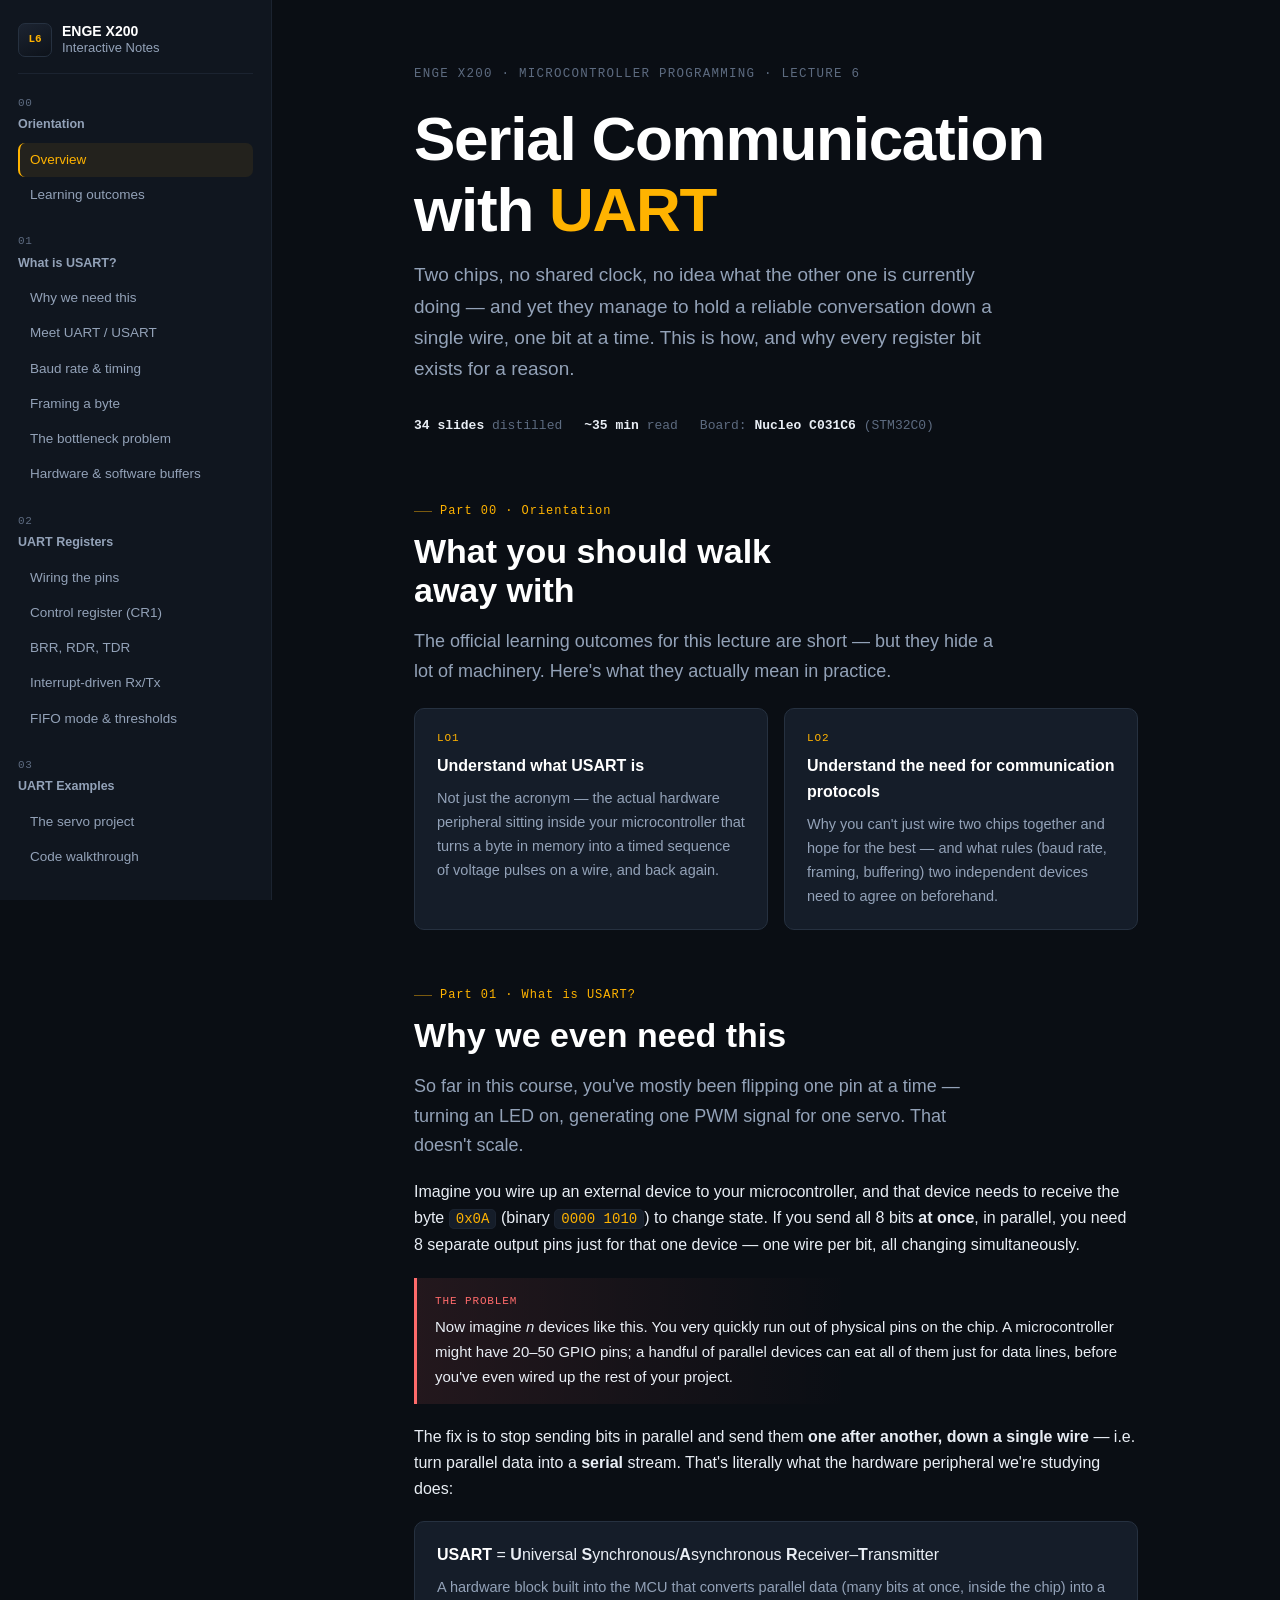
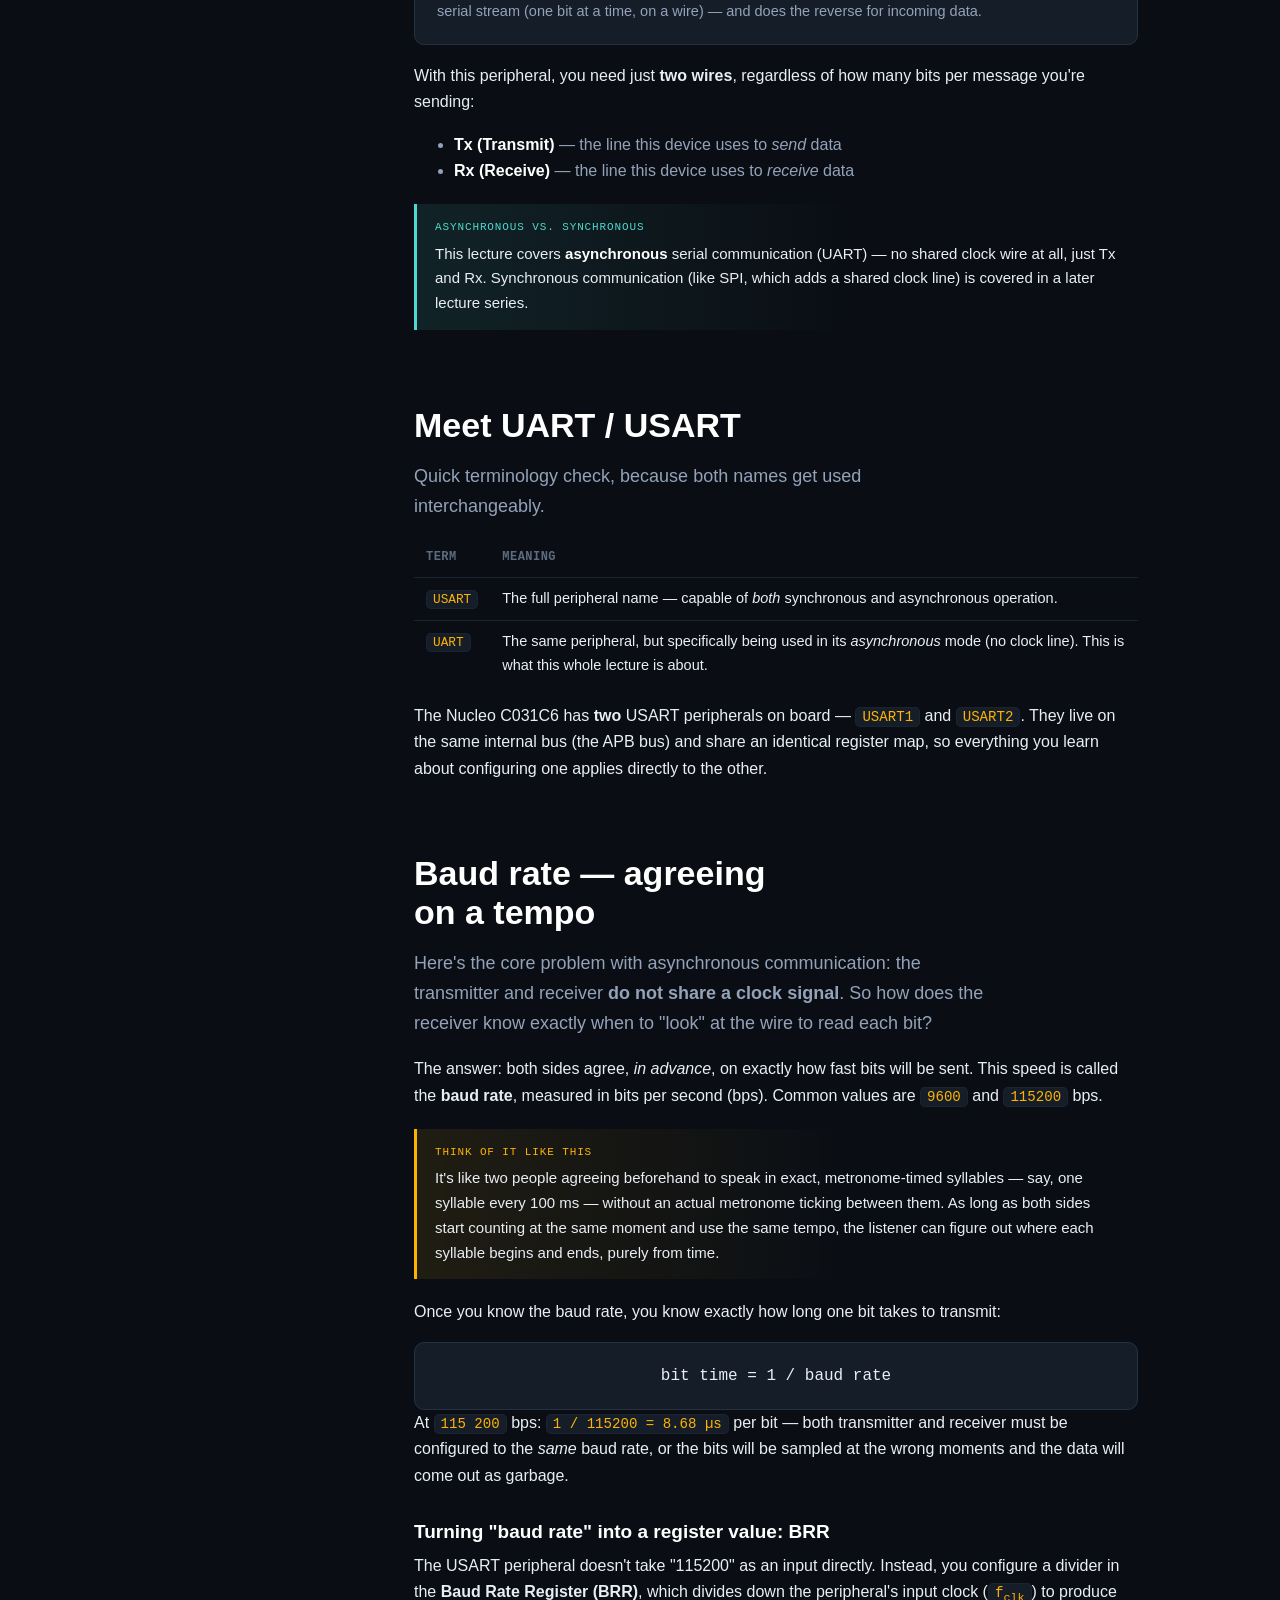
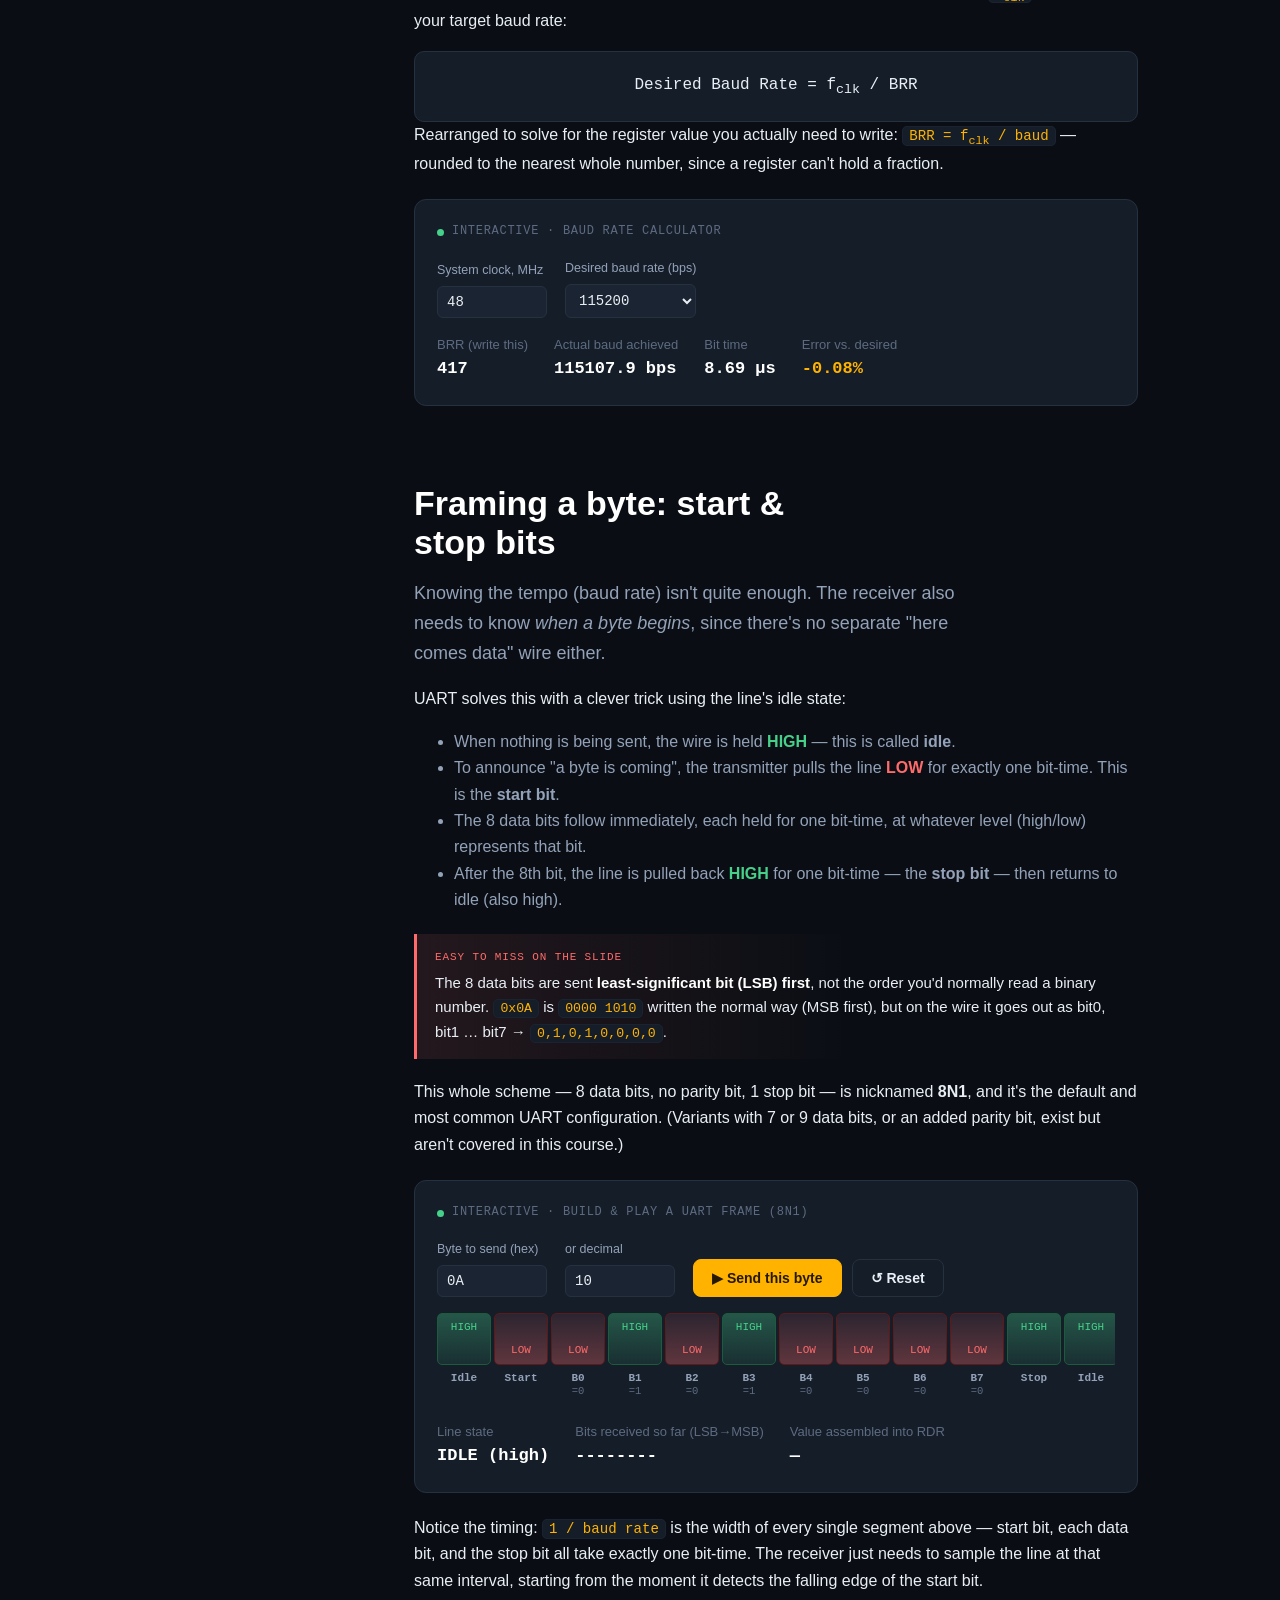
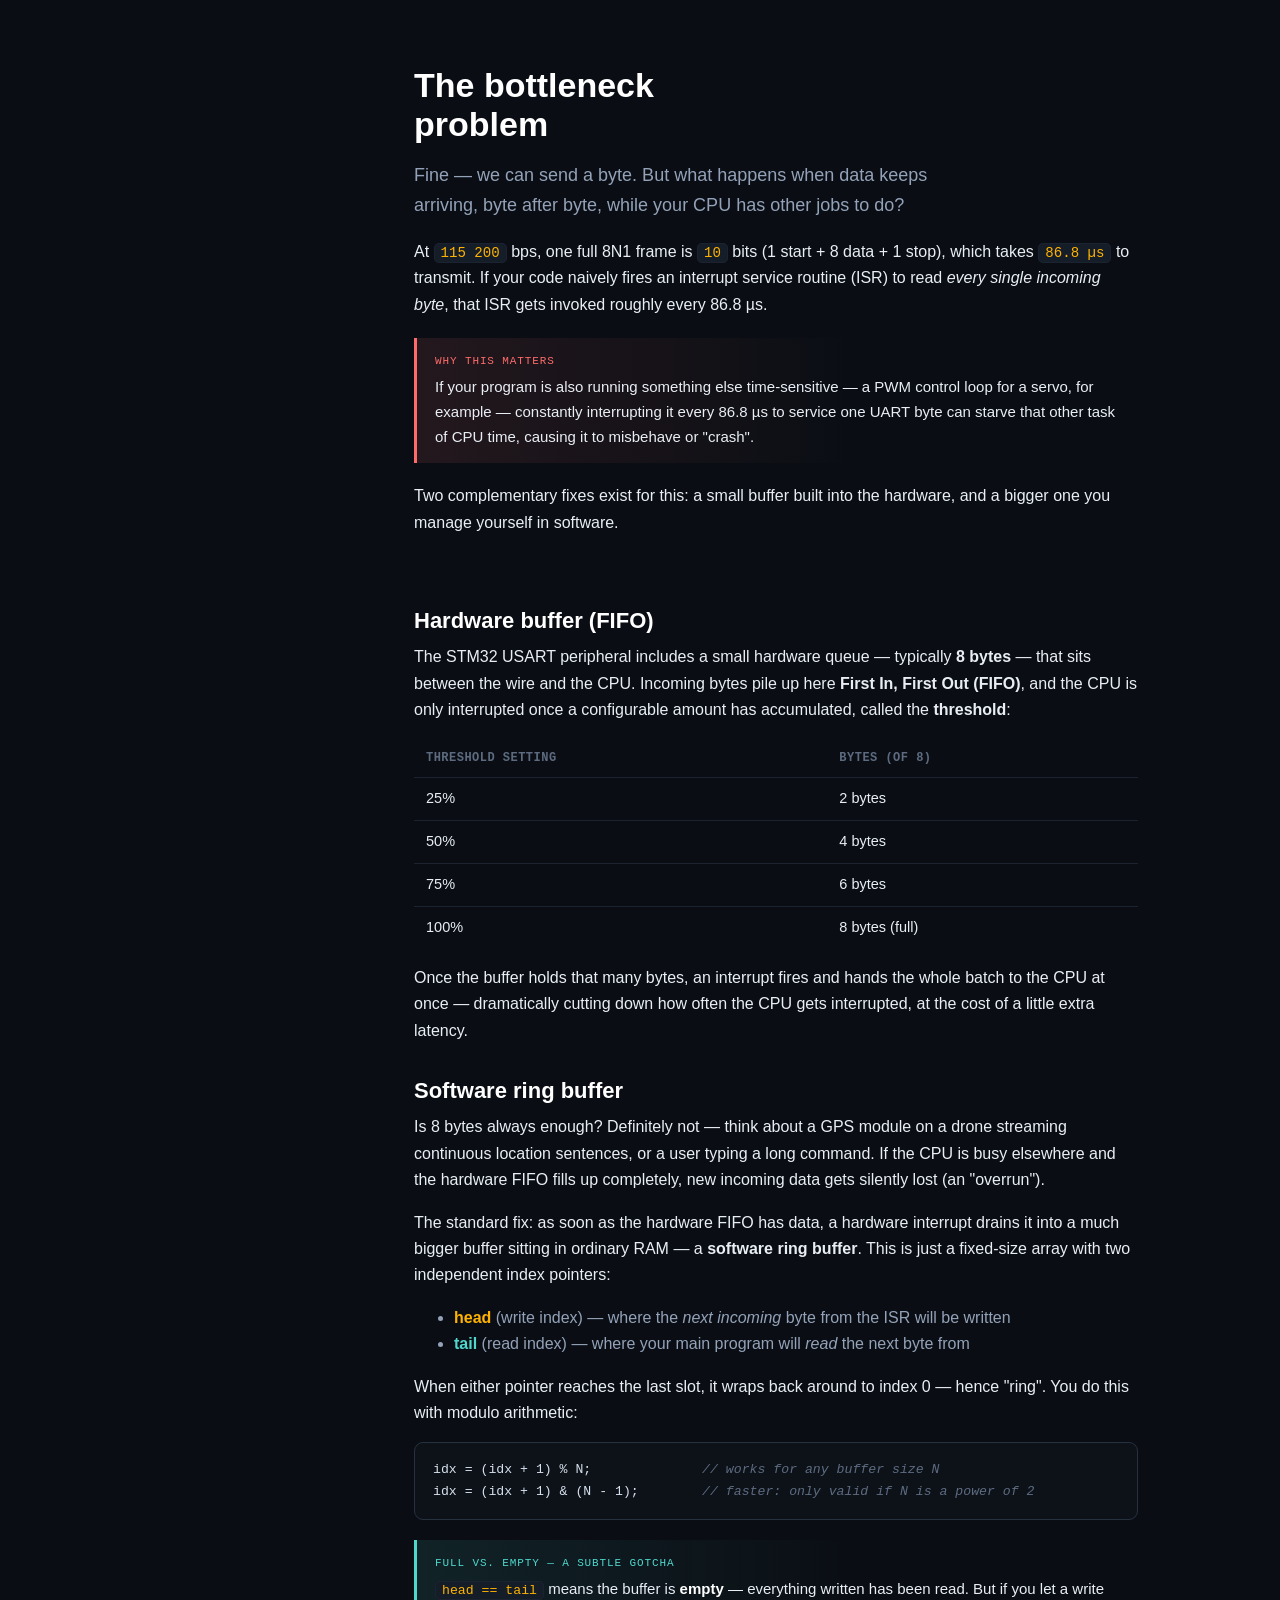
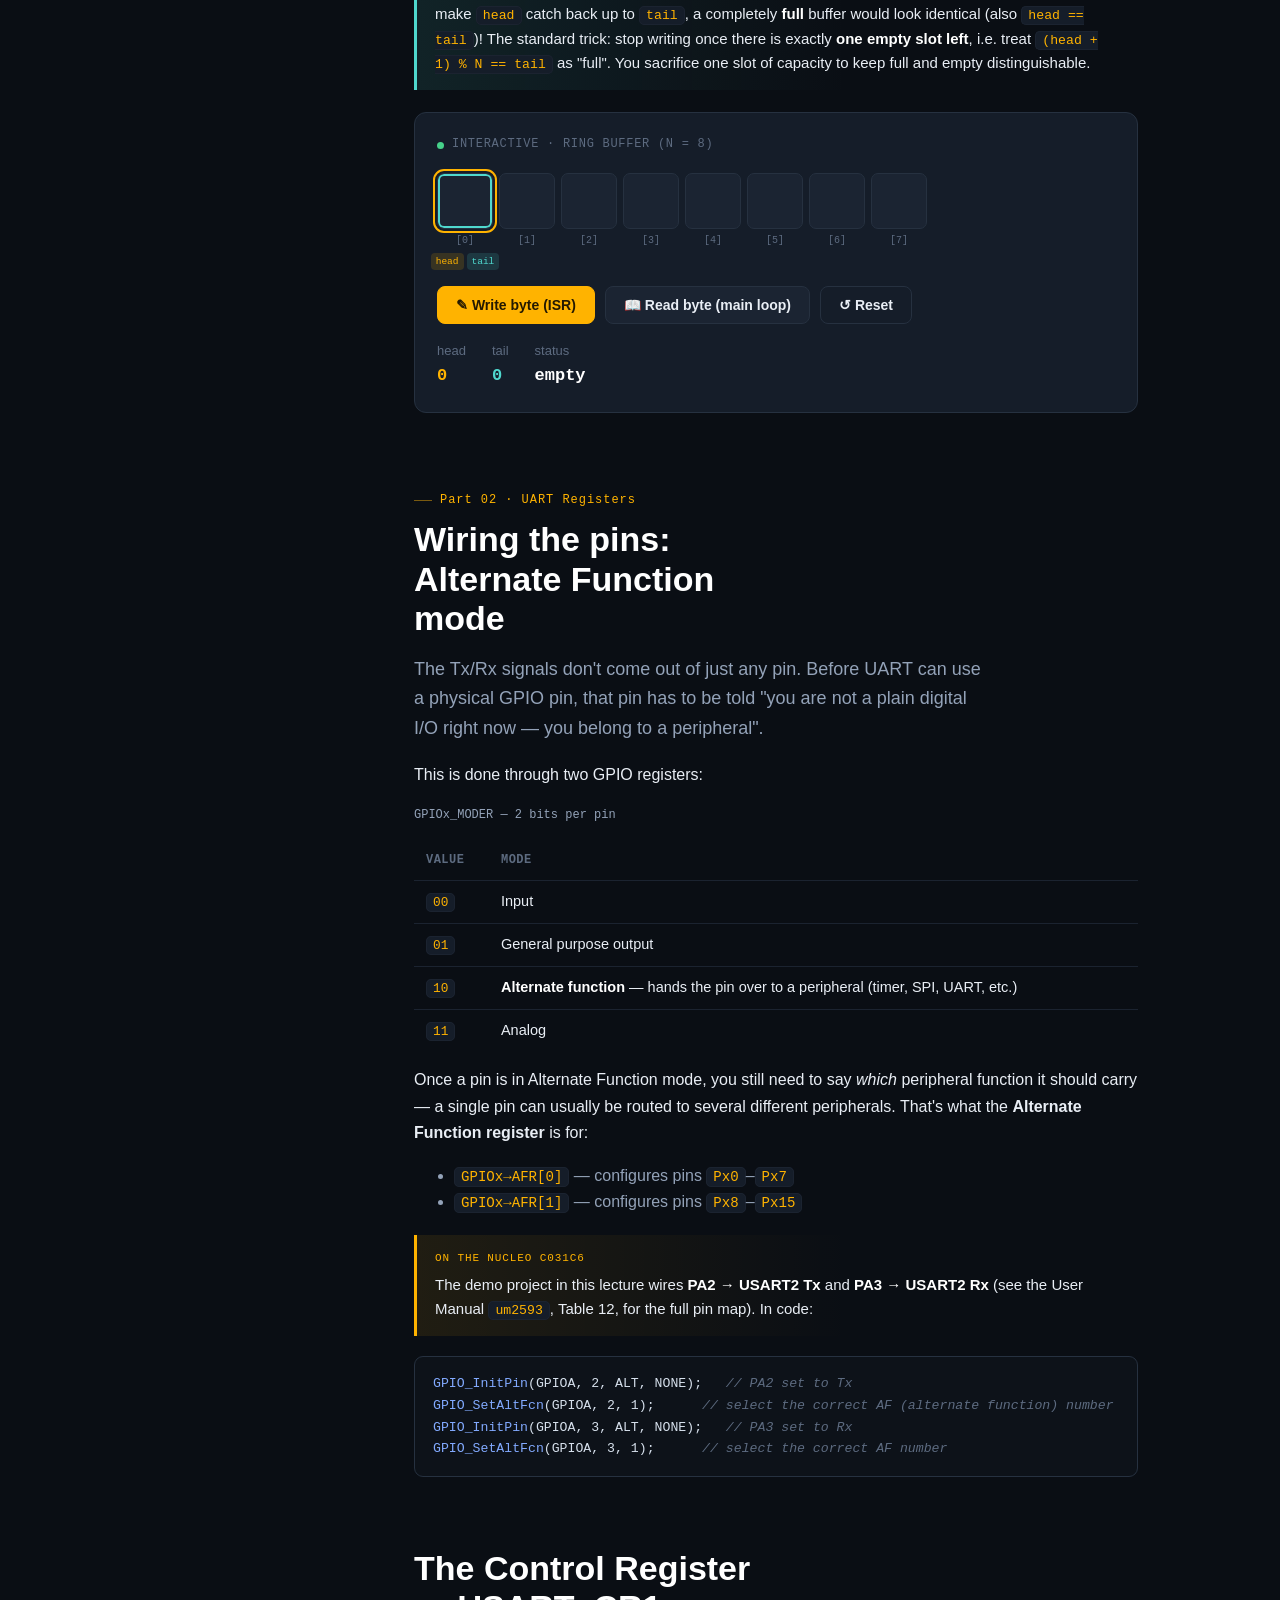
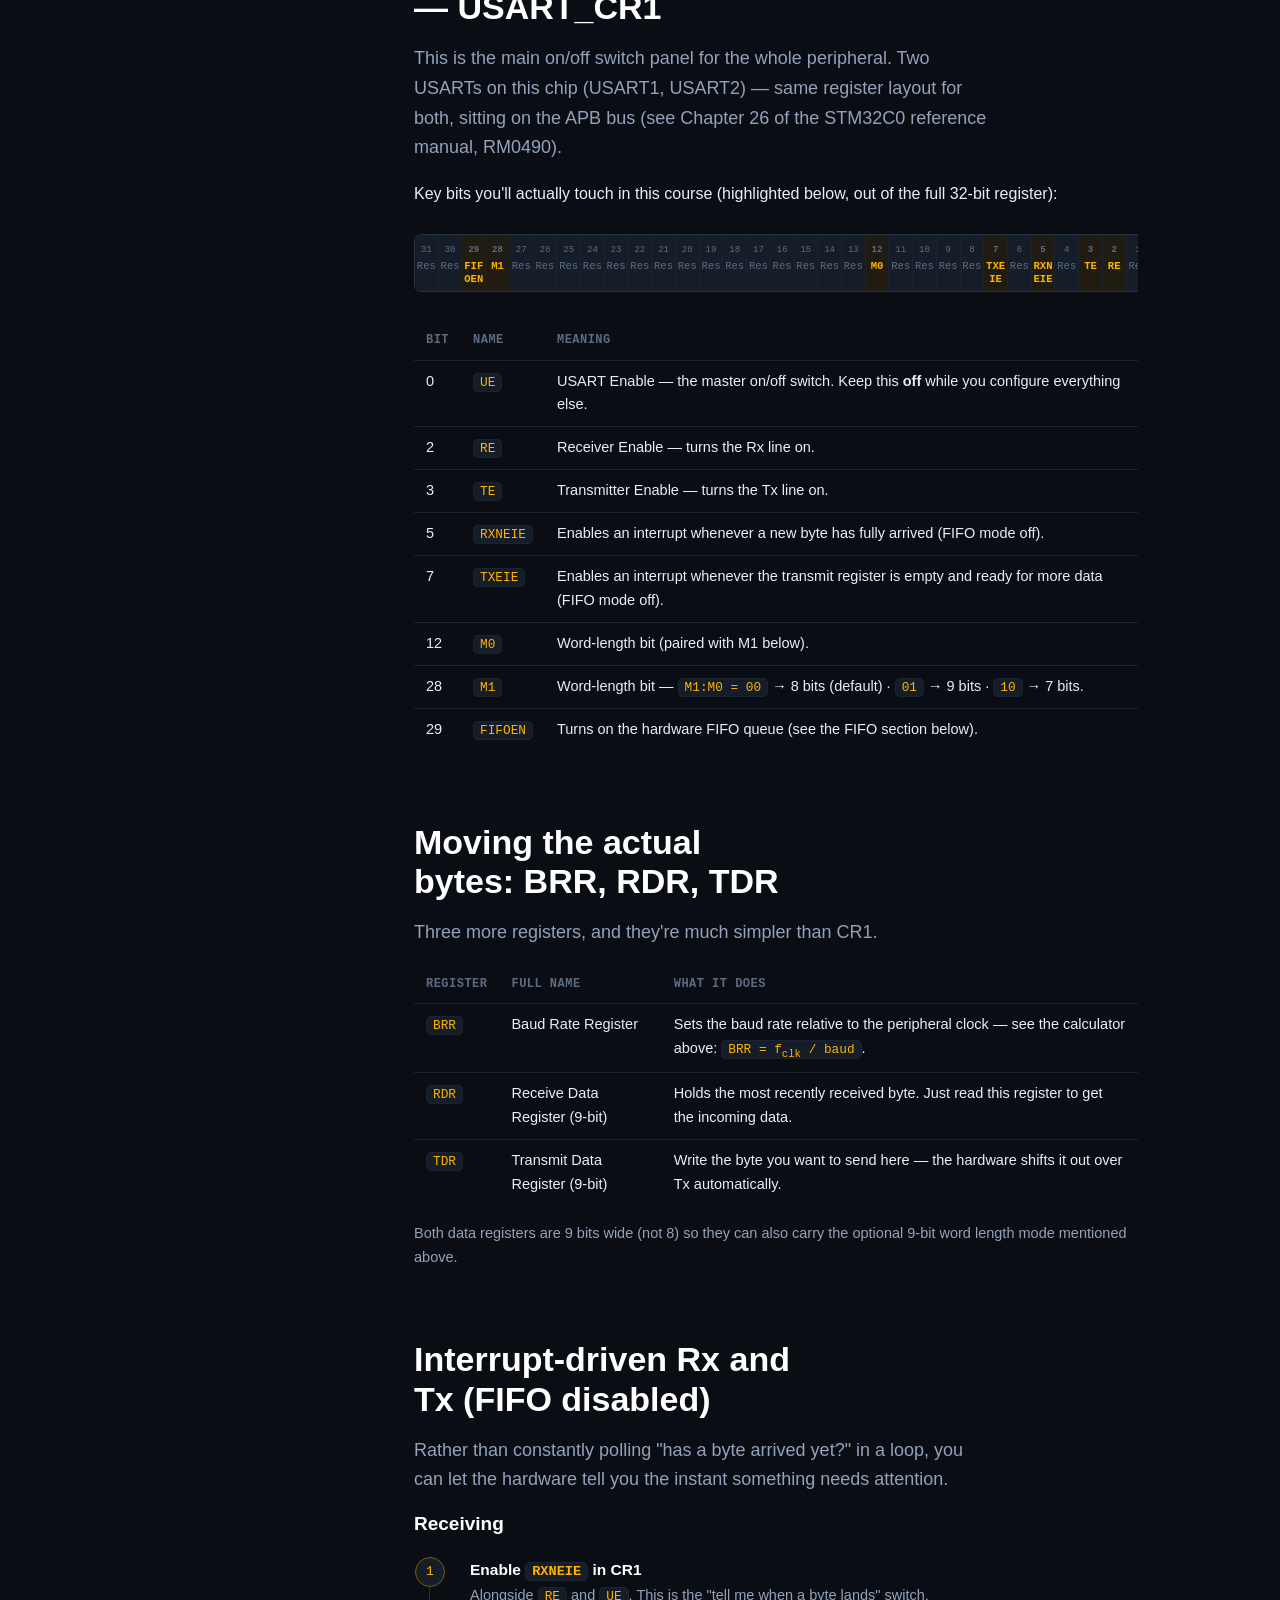
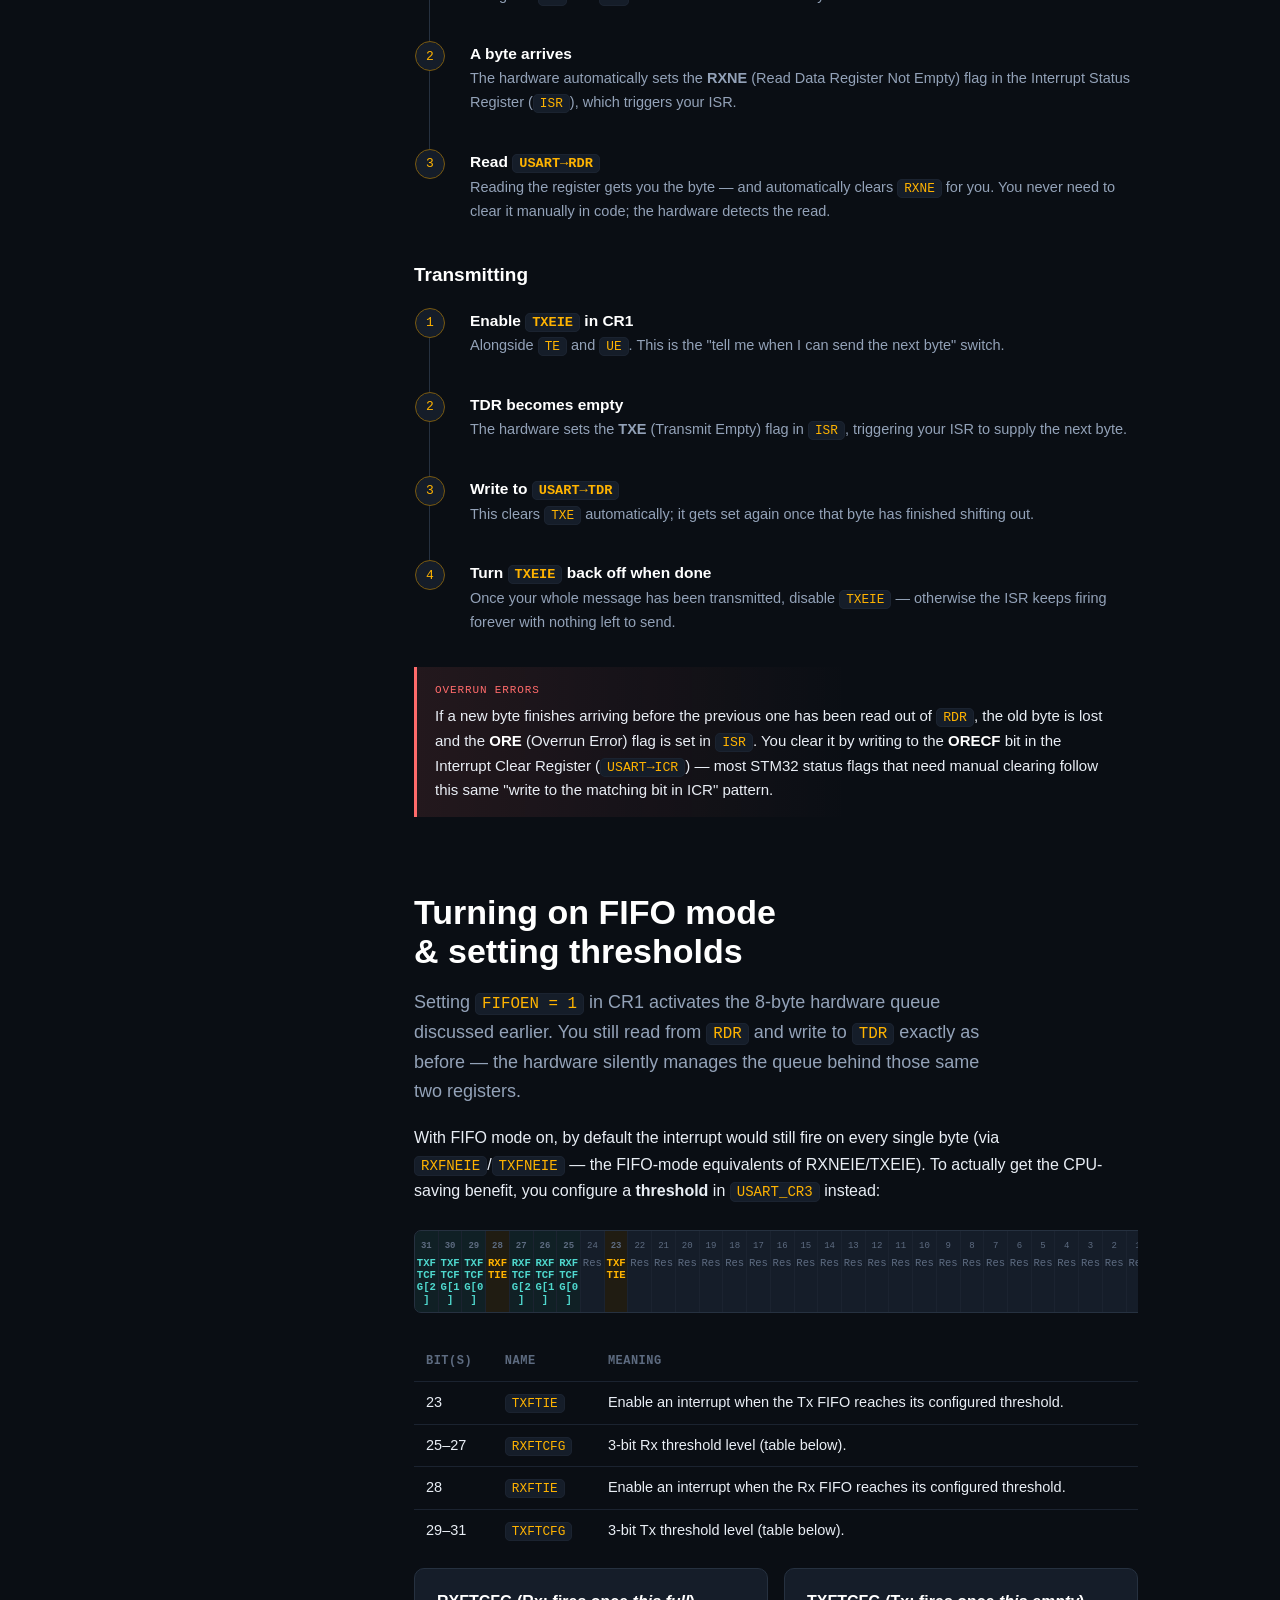
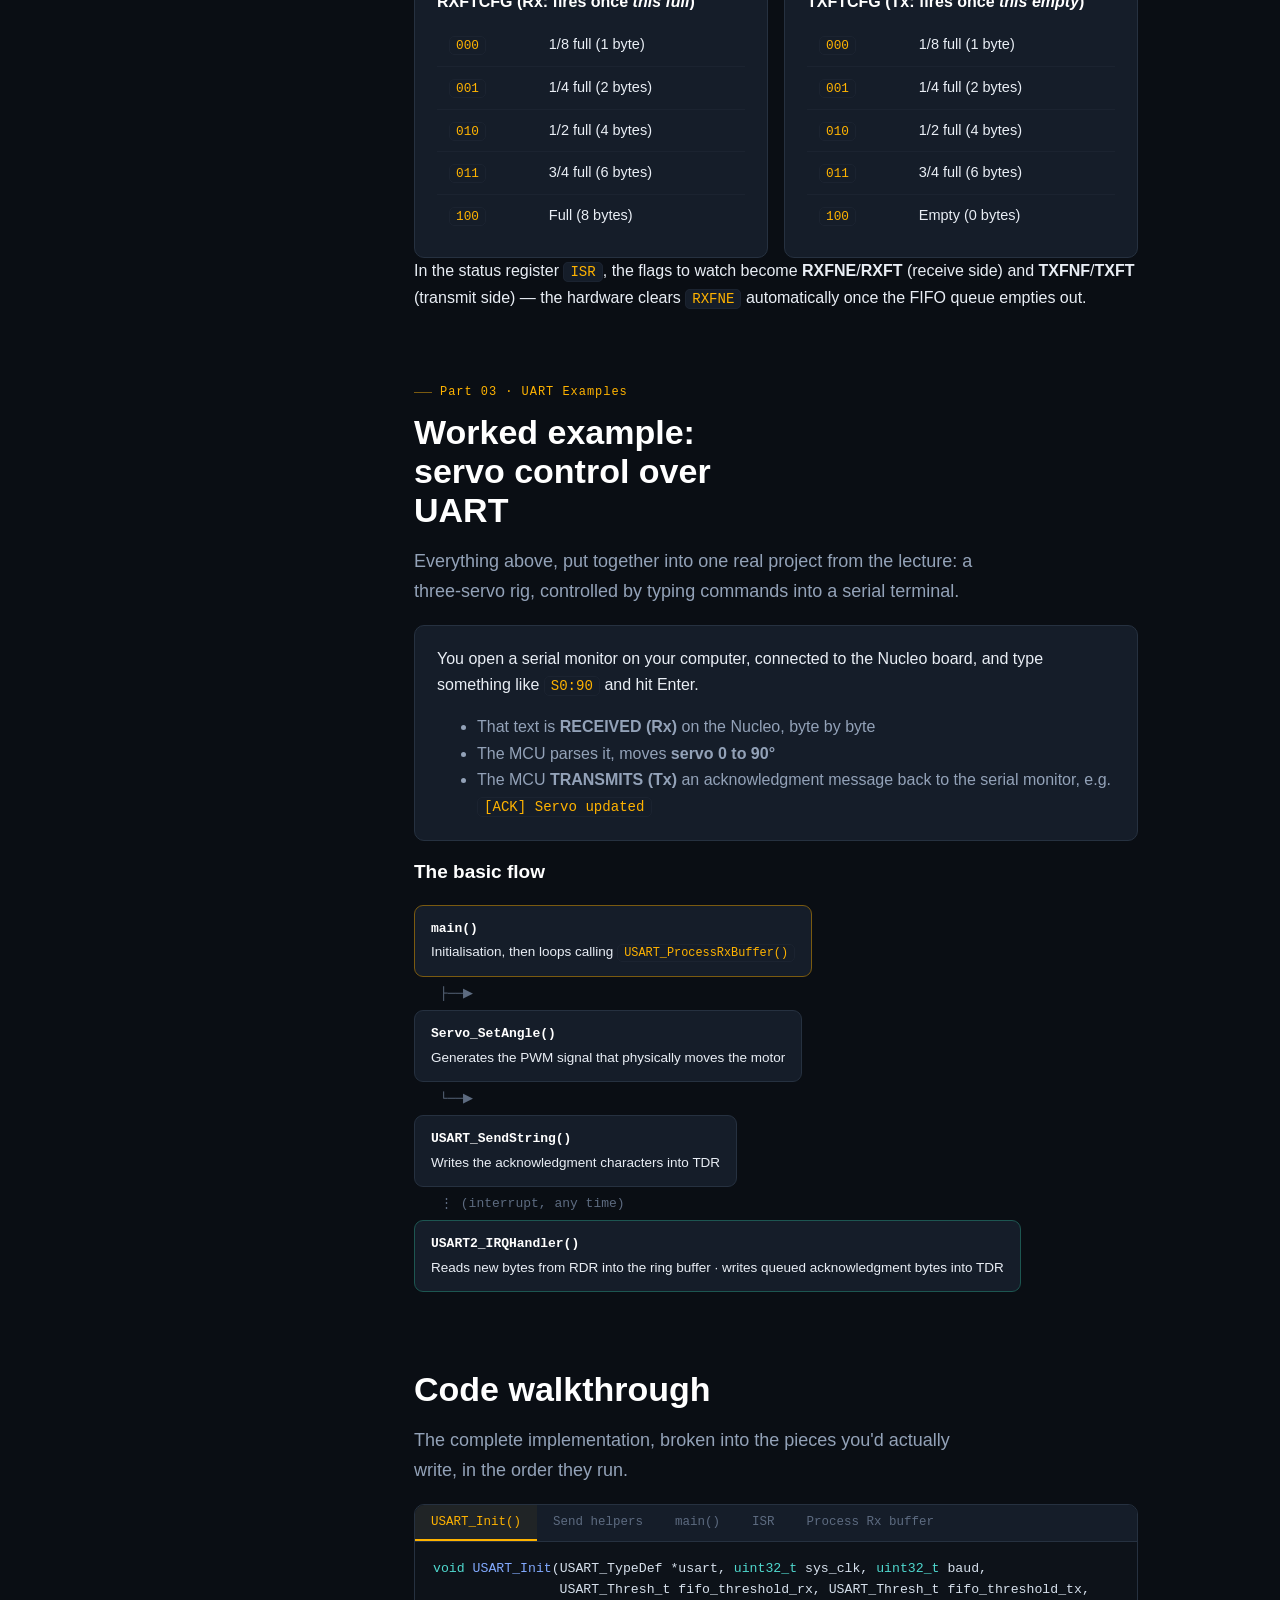
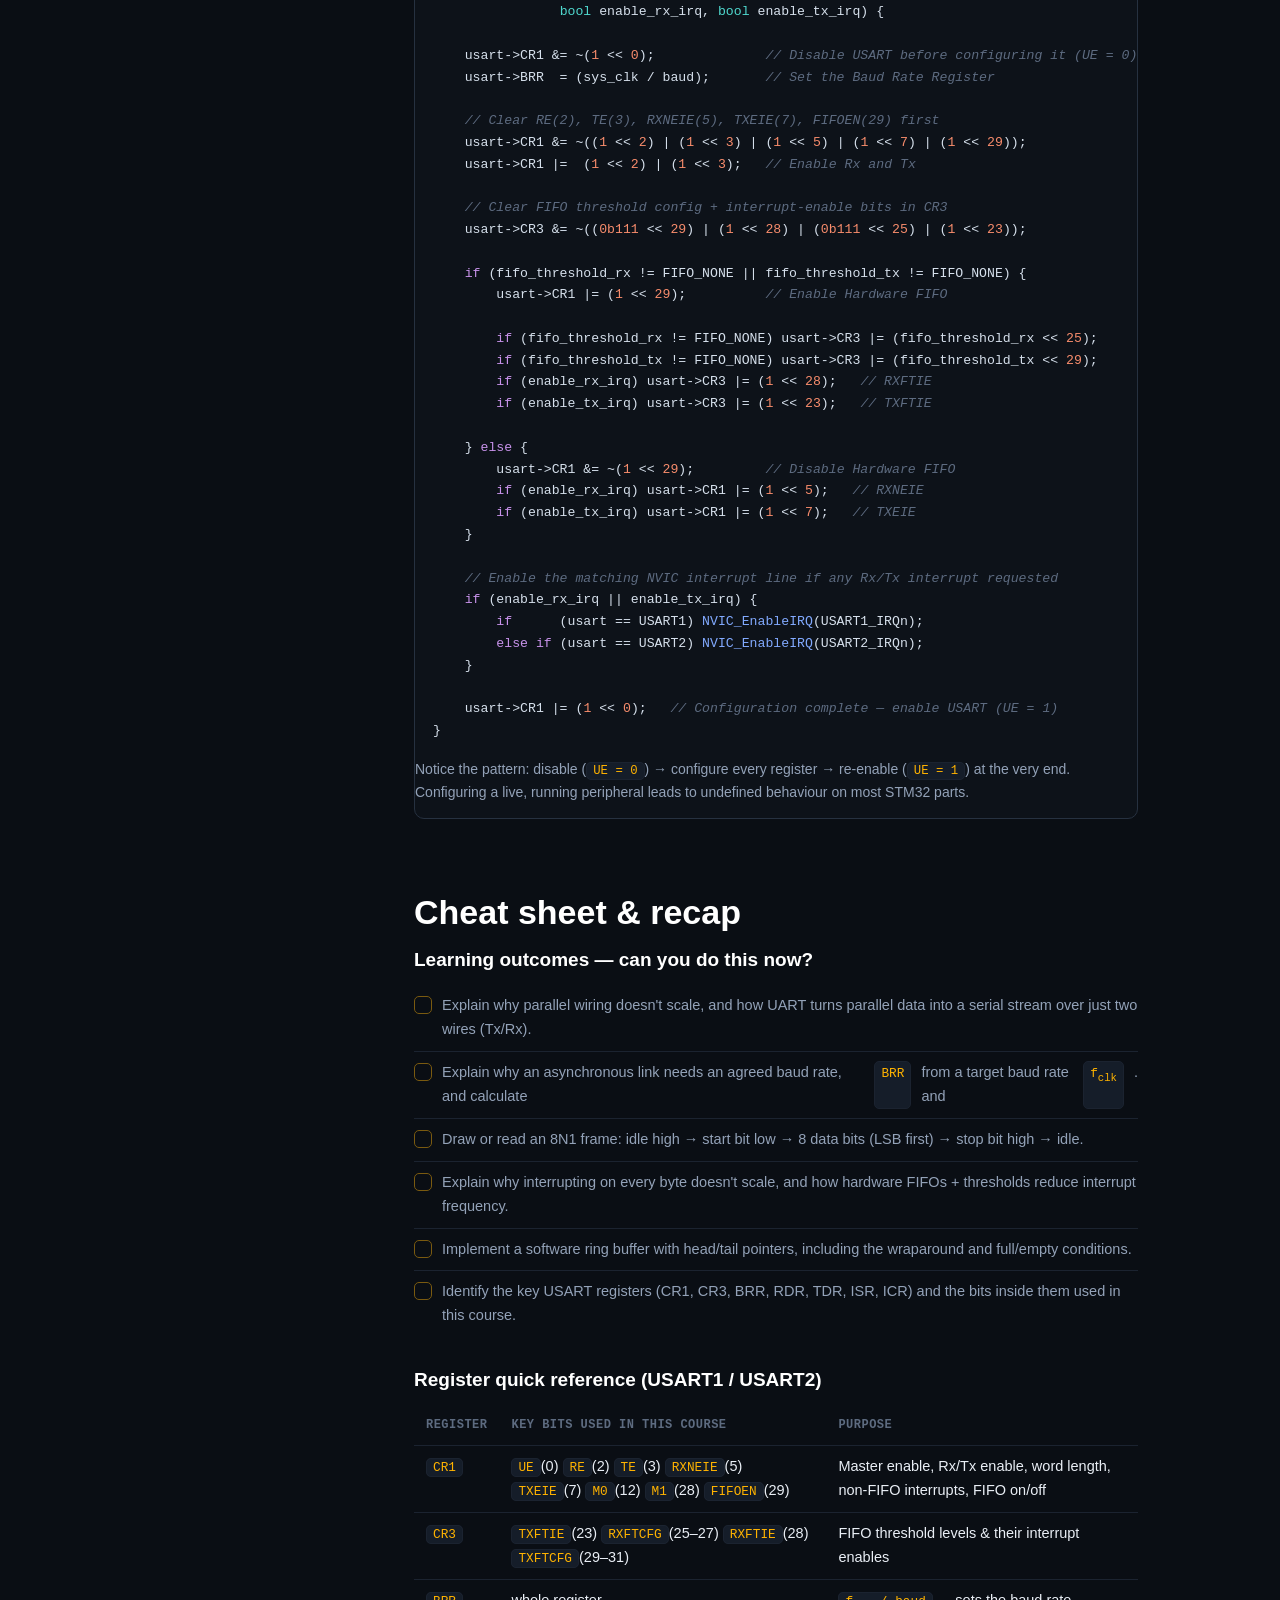
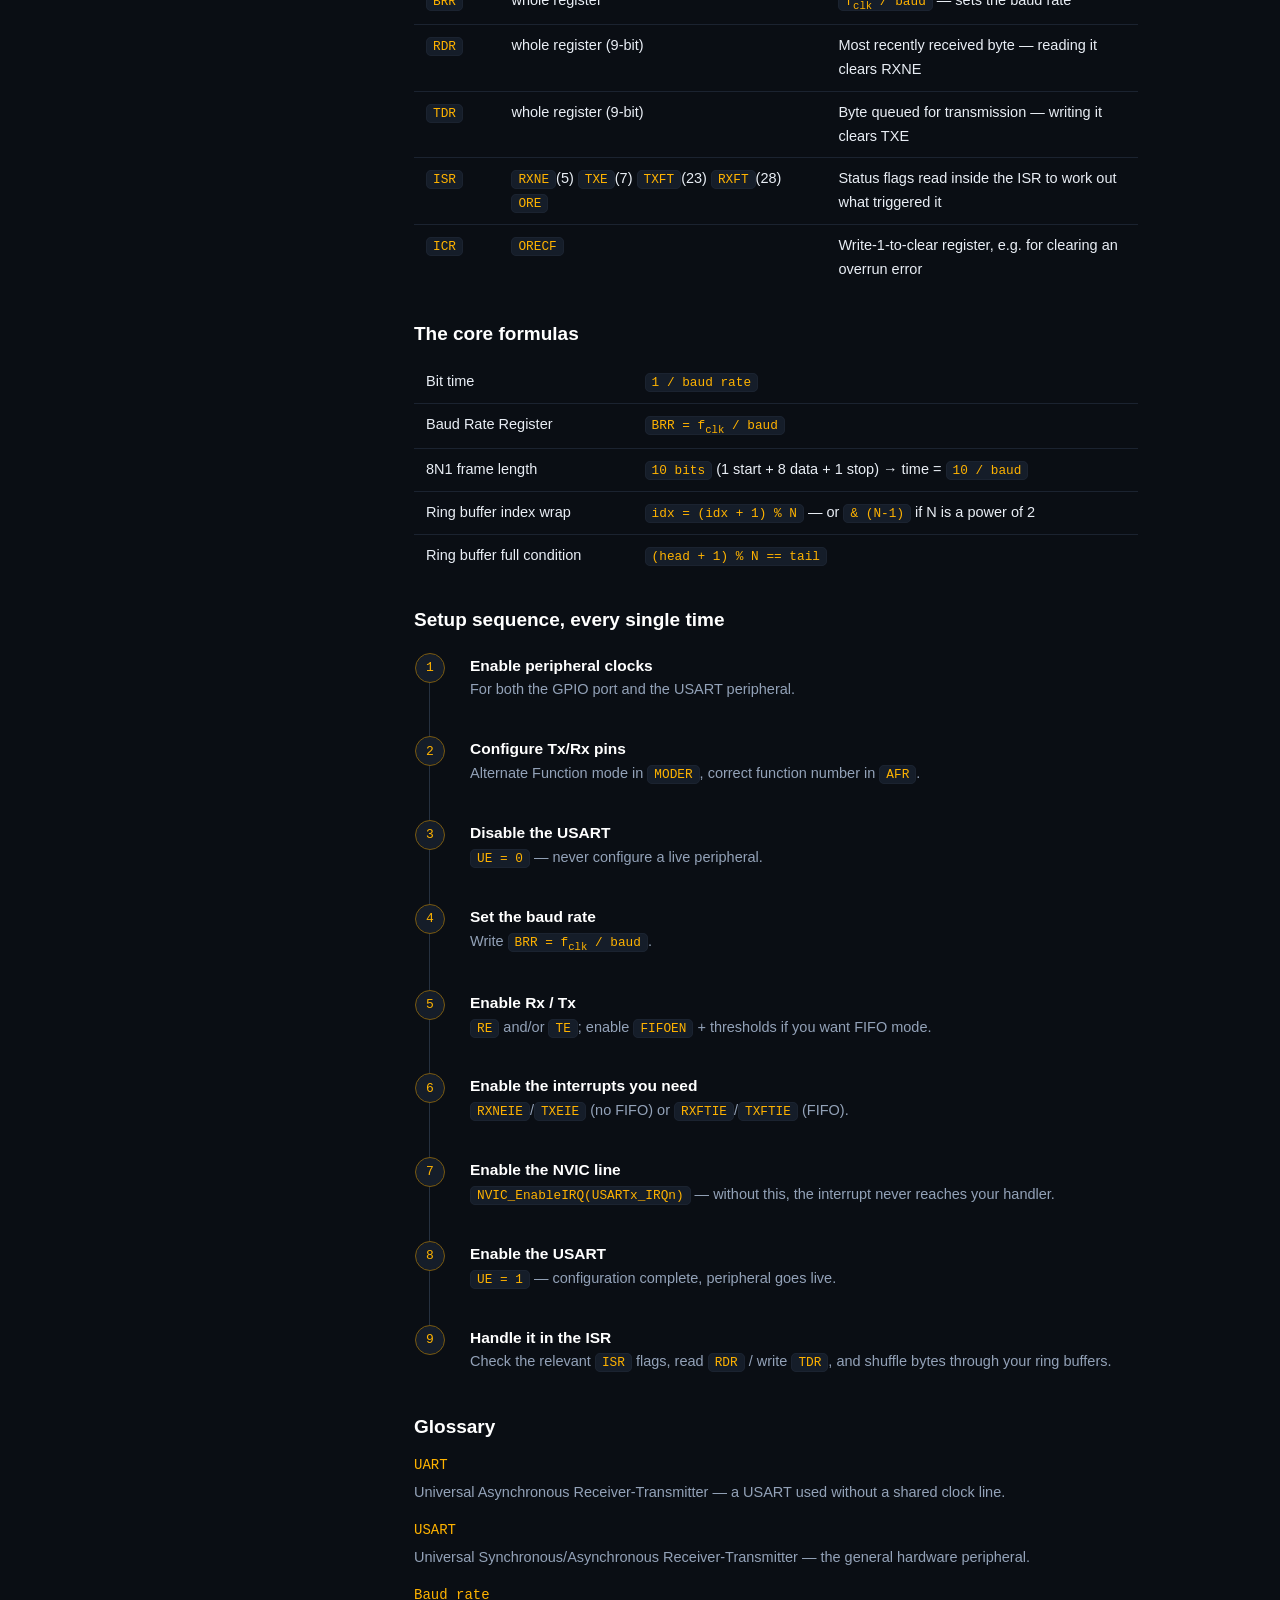
<file: notes/SerialCom.html>
<!DOCTYPE html>
<html lang="en">
<head>
<meta charset="UTF-8">
<meta name="viewport" content="width=device-width, initial-scale=1.0">
<title>Serial Communication (UART) — ENGE X200 Interactive Notes</title>
<style>
/* ============================================================
   DESIGN TOKENS  (kept consistent with the Timers / Interrupts notes)
   ============================================================ */
:root{
  --bg:        #0A0E14;
  --panel:     #10161F;
  --panel-2:   #151D29;
  --raised:    #1B2432;
  --border:    #263140;
  --border-lo: #1B2330;
  --text:      #E9EEF5;
  --text-dim:  #93A2B8;
  --text-mute: #5D6B80;
  --amber:     #FFB300;
  --amber-dim: #7A5A10;
  --amber-glow: rgba(255,179,0,.35);
  --teal:      #4FD8CE;
  --teal-dim:  #123B38;
  --green:     #46D18A;
  --red:       #FF6B6B;
  --display: 'Century Gothic','Avenir Next','Segoe UI',sans-serif;
  --sans:    'Segoe UI',Roboto,'Helvetica Neue',Arial,sans-serif;
  --mono:    'SFMono-Regular',Consolas,'Roboto Mono','Liberation Mono',Menlo,monospace;
  --radius:  10px;
  --maxw:    780px;
}
*,*::before,*::after{ box-sizing:border-box; }
html{ scroll-behavior:smooth; }
body{
  margin:0; background:var(--bg); color:var(--text);
  font-family:var(--sans); font-size:16px; line-height:1.65;
  -webkit-font-smoothing:antialiased;
}
@media (prefers-reduced-motion: reduce){
  html{ scroll-behavior:auto; }
  *{ animation-duration:0.001ms !important; animation-iteration-count:1 !important; transition-duration:0.001ms !important; }
}
h1,h2,h3,h4{ font-family:var(--display); font-weight:700; color:#fff; line-height:1.15; margin:0 0 .5em 0; }
p{ margin:0 0 1em 0; }
a{ color:var(--amber); }
code, .mono{ font-family:var(--mono); }
::selection{ background:var(--amber-glow); color:#fff; }
::-webkit-scrollbar{ width:10px; height:10px; }
::-webkit-scrollbar-track{ background:var(--bg); }
::-webkit-scrollbar-thumb{ background:#28303e; border-radius:6px; }

/* LAYOUT */
.layout{ display:grid; grid-template-columns:272px 1fr; min-height:100vh; }
.sidebar{
  position:sticky; top:0; height:100vh; overflow-y:auto;
  background:var(--panel); border-right:1px solid var(--border-lo);
  padding:22px 18px 40px;
}
.brand{ display:flex; align-items:center; gap:10px; padding-bottom:16px; margin-bottom:14px; border-bottom:1px solid var(--border-lo); }
.brand__chip{
  width:34px; height:34px; border-radius:7px;
  background:linear-gradient(155deg,#1c2431,#0d121a); border:1px solid var(--border);
  display:flex; align-items:center; justify-content:center;
  font-family:var(--mono); font-size:11px; color:var(--amber); font-weight:700;
}
.brand__text{ font-size:13px; line-height:1.3; color:var(--text-dim); }
.brand__text b{ color:#fff; display:block; font-size:14px; font-family:var(--display); }
.navpart{ margin:20px 0 4px; }
.navpart__num{ font-family:var(--mono); font-size:11px; color:var(--text-mute); letter-spacing:.06em; }
.navpart__title{ font-size:12.5px; color:var(--text-dim); margin-top:2px; font-weight:600; }
.navlist{ list-style:none; margin:8px 0 0; padding:0; }
.navlist li{ margin:1px 0; }
.navlink{
  display:block; padding:6px 10px; border-radius:7px; color:var(--text-dim); text-decoration:none;
  font-size:13.5px; border-left:2px solid transparent; transition:background .15s ease, color .15s ease;
}
.navlink:hover{ background:var(--panel-2); color:#fff; }
.navlink.active{ color:var(--amber); background:rgba(255,179,0,.08); border-left:2px solid var(--amber); }
.sidebar-toggle{
  display:none; position:fixed; top:14px; left:14px; z-index:50;
  width:42px; height:42px; border-radius:9px; background:var(--panel-2); border:1px solid var(--border);
  color:var(--text); align-items:center; justify-content:center; cursor:pointer;
}
.sidebar-toggle svg{ width:18px; height:18px; }
main{ min-width:0; }
.main-inner{ max-width:var(--maxw); margin:0 auto; padding:64px 28px 120px; }
.wide{ max-width:940px; }
.section{ scroll-margin-top:24px; padding-top:56px; }
.section:first-of-type{ padding-top:0; }
.eyebrow{ font-family:var(--mono); font-size:12px; color:var(--amber); letter-spacing:.08em; margin-bottom:10px; display:flex; align-items:center; gap:8px; }
.eyebrow::before{ content:''; width:18px; height:1px; background:var(--amber-dim); }
.section h2{ font-size:clamp(26px,3.4vw,34px); max-width:20ch; }
.lede{ font-size:18px; color:var(--text-dim); max-width:58ch; }

/* HERO */
.hero{ padding-top:8px; }
.hero__kicker{ font-family:var(--mono); font-size:12.5px; color:var(--text-mute); letter-spacing:.1em; margin-bottom:18px; }
.hero h1{ font-size:clamp(38px,6.6vw,62px); letter-spacing:-.02em; margin-bottom:14px; }
.hero h1 span{ color:var(--amber); }
.hero__sub{ font-size:19px; color:var(--text-dim); max-width:56ch; margin-bottom:30px; }
.hero__meta{ display:flex; gap:22px; flex-wrap:wrap; font-size:13px; color:var(--text-mute); font-family:var(--mono); margin-bottom:10px; }
.hero__meta b{ color:var(--text); }

/* GENERIC COMPONENTS */
.card{ background:var(--panel-2); border:1px solid var(--border); border-radius:var(--radius); padding:20px 22px; }
.callout{ border-left:3px solid var(--amber); background:linear-gradient(90deg, rgba(255,179,0,.09), transparent 60%); padding:14px 18px; border-radius:0 8px 8px 0; margin:20px 0; font-size:15px; }
.callout.teal{ border-left-color:var(--teal); background:linear-gradient(90deg, rgba(79,216,206,.10), transparent 60%); }
.callout.red{ border-left-color:var(--red); background:linear-gradient(90deg, rgba(255,107,107,.10), transparent 60%); }
.callout b{ color:#fff; }
.callout__label{ font-family:var(--mono); font-size:11px; text-transform:uppercase; letter-spacing:.08em; color:var(--amber); display:block; margin-bottom:5px; }
.callout.teal .callout__label{ color:var(--teal); }
.callout.red .callout__label{ color:var(--red); }
.grid2{ display:grid; grid-template-columns:1fr 1fr; gap:16px; }
.grid3{ display:grid; grid-template-columns:repeat(3,1fr); gap:14px; }
@media (max-width:760px){ .grid2, .grid3{ grid-template-columns:1fr; } }
.taglist{ display:flex; flex-wrap:wrap; gap:8px; margin:12px 0; padding:0; list-style:none; }
.tag{ font-family:var(--mono); font-size:12px; padding:4px 10px; border-radius:20px; background:var(--panel-2); border:1px solid var(--border); color:var(--text-dim); }
table{ width:100%; border-collapse:collapse; font-size:14.5px; margin:16px 0; }
th,td{ text-align:left; padding:9px 12px; border-bottom:1px solid var(--border-lo); vertical-align:top; }
th{ font-family:var(--mono); font-size:12px; color:var(--text-mute); font-weight:600; text-transform:uppercase; letter-spacing:.04em; }
tr:last-child td{ border-bottom:none; }
td code{ color:var(--amber); white-space:nowrap; }
pre{ background:#0D1219; border:1px solid var(--border); border-radius:9px; padding:16px 18px; overflow-x:auto; font-family:var(--mono); font-size:13.2px; line-height:1.65; margin:16px 0; }
pre code{ color:#D6E0EC; }
.tok-kw{ color:#C792EA; } .tok-type{ color:#4FD8CE; } .tok-num{ color:#F78C6C; }
.tok-com{ color:#5D6B80; font-style:italic; } .tok-str{ color:#C3E88D; }
.tok-fn{ color:#82AAFF; } .tok-amber{ color:var(--amber); }
.codepanel{ border:1px solid var(--border); border-radius:10px; overflow:hidden; margin:18px 0; background:#0D1219; }
.codepanel__tabs{ display:flex; background:var(--panel-2); border-bottom:1px solid var(--border); overflow-x:auto; }
.codepanel__tab{ font-family:var(--mono); font-size:12.5px; padding:10px 16px; color:var(--text-mute); background:transparent; border:none; cursor:pointer; white-space:nowrap; border-bottom:2px solid transparent; }
.codepanel__tab.active{ color:var(--amber); border-bottom:2px solid var(--amber); background:rgba(255,179,0,.05); }
.codepanel__panel{ display:none; }
.codepanel__panel.active{ display:block; }
.codepanel__panel pre{ margin:0; border:none; border-radius:0; }
:not(pre) > code{ background:var(--panel-2); border:1px solid var(--border-lo); padding:1px 6px; border-radius:5px; font-size:.88em; color:var(--amber); }
details.acc{ border:1px solid var(--border); border-radius:9px; margin:10px 0; background:var(--panel-2); overflow:hidden; }
details.acc summary{ padding:13px 16px; cursor:pointer; font-weight:600; color:#fff; list-style:none; display:flex; align-items:center; justify-content:space-between; font-size:14.5px; }
details.acc summary::-webkit-details-marker{ display:none; }
details.acc summary::after{ content:'+'; font-family:var(--mono); color:var(--amber); font-size:18px; font-weight:400; }
details.acc[open] summary::after{ content:'–'; }
details.acc .acc__body{ padding:0 16px 16px; color:var(--text-dim); font-size:14.5px; }
details.acc .acc__body pre{ font-size:12.6px; }
.steps{ counter-reset:stepnum; margin:22px 0; }
.step{ position:relative; padding:4px 0 26px 40px; border-left:1px solid var(--border); margin-left:15px; }
.step:last-child{ border-left:1px solid transparent; padding-bottom:2px; }
.step::before{ counter-increment:stepnum; content:counter(stepnum); position:absolute; left:-15px; top:0; width:30px; height:30px; border-radius:50%; background:var(--panel-2); border:1px solid var(--amber-dim); color:var(--amber); font-family:var(--mono); font-size:13px; display:flex; align-items:center; justify-content:center; }
.step h4{ font-size:15.5px; margin-bottom:4px; }
.step p{ font-size:14.5px; color:var(--text-dim); margin-bottom:8px; }

/* register bit fields */
.regfield{ display:flex; border:1px solid var(--border); border-radius:7px; overflow:hidden; font-family:var(--mono); font-size:10.6px; margin:10px 0; }
.regfield__bit{ flex:1; text-align:center; padding:8px 1px 6px; border-right:1px solid var(--border-lo); color:var(--text-mute); background:var(--panel-2); min-width:0; }
.regfield__bit:last-child{ border-right:none; }
.regfield__bit.on{ color:var(--amber); background:rgba(255,179,0,.09); font-weight:700; }
.regfield__bit.on2{ color:var(--teal); background:rgba(79,216,206,.09); font-weight:700; }
.regfield__num{ display:block; font-size:9px; color:var(--text-mute); margin-bottom:3px; }
.regfield__name{ display:block; word-break:break-word; line-height:1.15; }
.regwrap{ overflow-x:auto; padding-bottom:4px; }
.regwrap .regfield{ min-width:760px; }
.reglabel{ font-family:var(--mono); font-size:12px; color:var(--text-dim); margin:18px 0 2px; }

/* glossary */
.glossary dt{ font-family:var(--mono); color:var(--amber); font-size:14px; margin-top:14px; }
.glossary dd{ margin:4px 0 0; color:var(--text-dim); font-size:14.5px; }

/* buttons */
.btn{ font-family:var(--sans); font-weight:600; font-size:14px; padding:10px 18px; border-radius:8px; border:1px solid var(--border); background:var(--raised); color:var(--text); cursor:pointer; transition:transform .1s ease, border-color .15s ease; }
.btn:hover{ border-color:var(--amber-dim); }
.btn:active{ transform:scale(.97); }
.btn.primary{ background:var(--amber); color:#241900; border-color:var(--amber); }
.btn.primary:hover{ filter:brightness(1.08); }
.btn.ghost{ background:transparent; }
.btn:disabled{ opacity:.4; cursor:not-allowed; }
.btnrow{ display:flex; gap:10px; flex-wrap:wrap; margin:16px 0; align-items:center; }
input[type=number], input[type=text], select{ font-family:var(--mono); background:var(--raised); border:1px solid var(--border); color:var(--text); border-radius:6px; padding:7px 9px; font-size:14px; }
input[type=number]{ width:110px; }
input[type=text]{ width:110px; }
label.field{ display:flex; flex-direction:column; gap:5px; font-size:12.5px; color:var(--text-dim); white-space:nowrap; flex-shrink:0; }
.fieldrow{ display:flex; gap:18px; flex-wrap:wrap; align-items:flex-end; margin:16px 0; }
.widget{ border:1px solid var(--border); background:var(--panel-2); border-radius:12px; padding:22px; margin:22px 0; }
.widget__title{ font-family:var(--mono); font-size:12px; color:var(--text-mute); text-transform:uppercase; letter-spacing:.06em; margin-bottom:14px; display:flex; align-items:center; gap:8px; }
.widget__title .dot{ width:7px; height:7px; border-radius:50%; background:var(--green); }
.statrow{ display:flex; gap:26px; flex-wrap:wrap; margin-top:14px; }
.stat{ font-size:13px; color:var(--text-mute); }
.stat b{ display:block; color:#fff; font-family:var(--mono); font-size:17px; }
.readout{ font-family:var(--mono); background:#05070A; border:1px solid var(--border); border-radius:8px; padding:12px 16px; color:var(--amber); font-size:22px; letter-spacing:.04em; text-shadow:0 0 10px var(--amber-glow); display:inline-block; min-width:120px; text-align:center; }
.progress{ width:100%; height:10px; background:#05070A; border:1px solid var(--border); border-radius:6px; overflow:hidden; margin-top:10px; }
.progress__fill{ height:100%; background:linear-gradient(90deg, var(--amber-dim), var(--amber)); width:0%; transition:width .15s ease; }

/* waveform */
.wave{ display:flex; gap:3px; margin:16px 0; overflow-x:auto; padding-bottom:6px; }
.wcell{ flex:0 0 auto; width:54px; text-align:center; }
.wcell__lvl{ height:52px; border-radius:5px; border:1px solid var(--border); display:flex; align-items:center; justify-content:center; font-family:var(--mono); font-size:11px; color:var(--text-mute); background:var(--raised); position:relative; transition:all .15s ease; }
.wcell__lvl.hi{ align-items:flex-start; padding-top:4px; background:linear-gradient(0deg, rgba(70,209,138,.10), rgba(70,209,138,.32)); border-color:#1c5c3c; color:var(--green); }
.wcell__lvl.lo{ align-items:flex-end; padding-bottom:4px; background:linear-gradient(0deg, rgba(255,107,107,.32), rgba(255,107,107,.10)); border-color:#5c1a1a; color:var(--red); }
.wcell__lvl.current{ outline:2px solid var(--amber); outline-offset:1px; }
.wcell__lbl{ font-family:var(--mono); font-size:10.5px; color:var(--text-mute); margin-top:6px; line-height:1.3; }
.wcell__lbl b{ display:block; color:var(--text-dim); font-size:11px; }

/* ring buffer */
.ring{ display:flex; gap:6px; flex-wrap:wrap; margin:18px 0 8px; }
.ringcell{ width:56px; }
.ringcell__box{ height:56px; border-radius:7px; border:1px solid var(--border); background:var(--raised); display:flex; align-items:center; justify-content:center; font-family:var(--mono); font-size:14px; color:var(--text-mute); position:relative; transition:all .15s ease; }
.ringcell__box.filled{ color:var(--text); border-color:#2c3a4d; background:#1c2634; }
.ringcell__box.head{ outline:2px solid var(--amber); outline-offset:2px; }
.ringcell__box.tail{ box-shadow:inset 0 0 0 2px var(--teal); }
.ringcell__idx{ text-align:center; font-family:var(--mono); font-size:10px; color:var(--text-mute); margin-top:4px; }
.ringcell__ptrs{ display:flex; justify-content:center; gap:3px; margin-top:3px; min-height:16px; }
.ptrtag{ font-family:var(--mono); font-size:9.5px; padding:1px 5px; border-radius:4px; }
.ptrtag.head{ background:rgba(255,179,0,.15); color:var(--amber); }
.ptrtag.tail{ background:rgba(79,216,206,.15); color:var(--teal); }

/* flow diagram */
.flow{ display:flex; flex-direction:column; align-items:flex-start; gap:0; margin:22px 0; }
.flowbox{ border:1px solid var(--border); background:var(--panel-2); border-radius:9px; padding:12px 16px; font-size:13.5px; }
.flowbox b{ color:#fff; font-family:var(--mono); font-size:13px; display:block; margin-bottom:2px; }
.flowbox.amber{ border-color:var(--amber-dim); }
.flowbox.teal{ border-color:#1d5651; }
.flowarrow{ font-family:var(--mono); color:var(--text-mute); padding:6px 0 6px 26px; font-size:13px; }
.flowrow{ display:flex; gap:16px; flex-wrap:wrap; align-items:center; margin:10px 0; }
.flowrow .flowarrow{ padding:0 4px; }

.cheat-highlight{ background:rgba(255,179,0,.06); }
footer.pagefoot{ border-top:1px solid var(--border-lo); margin-top:70px; padding-top:26px; font-size:13px; color:var(--text-mute); }
.checklist{ list-style:none; margin:14px 0; padding:0; }
.checklist li{ display:flex; gap:10px; padding:9px 0; border-bottom:1px solid var(--border-lo); font-size:14.5px; color:var(--text-dim); }
.checklist li:last-child{ border-bottom:none; }
.checklist .box{ flex:0 0 auto; width:18px; height:18px; border-radius:5px; border:1px solid var(--amber-dim); margin-top:2px; }

@media (max-width:920px){
  .layout{ grid-template-columns:1fr; }
  .sidebar{ position:fixed; left:0; top:0; width:78vw; max-width:300px; z-index:40; transform:translateX(-100%); transition:transform .25s ease; box-shadow:20px 0 40px rgba(0,0,0,.4); }
  body.nav-open .sidebar{ transform:translateX(0); }
  body.nav-open::after{ content:''; position:fixed; inset:0; background:rgba(0,0,0,.5); z-index:35; }
  .sidebar-toggle{ display:flex; }
  .main-inner{ padding-top:88px; }
  .grid2, .grid3{ grid-template-columns:1fr; }
  .readout{ min-width:96px; font-size:19px !important; padding:9px 12px; }
  .fieldrow{ gap:12px; }
}
</style>
</head>
<body>

<button class="sidebar-toggle" id="navToggle" aria-label="Toggle contents menu">
  <svg viewBox="0 0 24 24" fill="none" stroke="currentColor" stroke-width="2"><path d="M3 6h18M3 12h18M3 18h18"/></svg>
</button>

<div class="layout">
  <nav class="sidebar" id="sidebar">
    <div class="brand">
      <div class="brand__chip">L6</div>
      <div class="brand__text"><b>ENGE X200</b>Interactive Notes</div>
    </div>

    <div class="navpart">
      <div class="navpart__num">00</div>
      <div class="navpart__title">Orientation</div>
      <ul class="navlist">
        <li><a class="navlink" href="#top">Overview</a></li>
        <li><a class="navlink" href="#outcomes">Learning outcomes</a></li>
      </ul>
    </div>

    <div class="navpart">
      <div class="navpart__num">01</div>
      <div class="navpart__title">What is USART?</div>
      <ul class="navlist">
        <li><a class="navlink" href="#motivation">Why we need this</a></li>
        <li><a class="navlink" href="#meet-uart">Meet UART / USART</a></li>
        <li><a class="navlink" href="#baud-rate">Baud rate &amp; timing</a></li>
        <li><a class="navlink" href="#framing">Framing a byte</a></li>
        <li><a class="navlink" href="#bottleneck">The bottleneck problem</a></li>
        <li><a class="navlink" href="#buffers">Hardware &amp; software buffers</a></li>
      </ul>
    </div>

    <div class="navpart">
      <div class="navpart__num">02</div>
      <div class="navpart__title">UART Registers</div>
      <ul class="navlist">
        <li><a class="navlink" href="#gpio-setup">Wiring the pins</a></li>
        <li><a class="navlink" href="#cr1">Control register (CR1)</a></li>
        <li><a class="navlink" href="#data-regs">BRR, RDR, TDR</a></li>
        <li><a class="navlink" href="#interrupts">Interrupt-driven Rx/Tx</a></li>
        <li><a class="navlink" href="#fifo-mode">FIFO mode &amp; thresholds</a></li>
      </ul>
    </div>

    <div class="navpart">
      <div class="navpart__num">03</div>
      <div class="navpart__title">UART Examples</div>
      <ul class="navlist">
        <li><a class="navlink" href="#example">The servo project</a></li>
        <li><a class="navlink" href="#code-walkthrough">Code walkthrough</a></li>
      </ul>
    </div>

    <div class="navpart">
      <div class="navpart__num">—</div>
      <div class="navpart__title">Wrap-up</div>
      <ul class="navlist">
        <li><a class="navlink" href="#summary">Cheat sheet &amp; glossary</a></li>
      </ul>
    </div>
  </nav>

  <main>
    <div class="main-inner">

      <!-- ================= HERO ================= -->
      <section class="hero section" id="top">
        <div class="hero__kicker">ENGE X200 · MICROCONTROLLER PROGRAMMING · LECTURE 6</div>
        <h1>Serial Communication<br>with <span>UART</span></h1>
        <p class="hero__sub">Two chips, no shared clock, no idea what the other one is currently doing — and yet they manage to hold a reliable conversation down a single wire, one bit at a time. This is how, and why every register bit exists for a reason.</p>
        <div class="hero__meta">
          <span><b>34 slides</b> distilled</span>
          <span><b>~35 min</b> read</span>
          <span>Board: <b>Nucleo C031C6</b> (STM32C0)</span>
        </div>
      </section>

      <!-- ================= OUTCOMES ================= -->
      <section class="section" id="outcomes">
        <div class="eyebrow">Part 00 · Orientation</div>
        <h2>What you should walk away with</h2>
        <p class="lede">The official learning outcomes for this lecture are short — but they hide a lot of machinery. Here's what they actually mean in practice.</p>
        <div class="grid2" style="margin-top:22px;">
          <div class="card">
            <span class="callout__label" style="color:var(--amber)">LO1</span>
            <p style="margin-bottom:0;color:#fff;font-weight:600;">Understand what USART is</p>
            <p style="margin:8px 0 0;color:var(--text-dim);font-size:14.5px;">Not just the acronym — the actual hardware peripheral sitting inside your microcontroller that turns a byte in memory into a timed sequence of voltage pulses on a wire, and back again.</p>
          </div>
          <div class="card">
            <span class="callout__label" style="color:var(--amber)">LO2</span>
            <p style="margin-bottom:0;color:#fff;font-weight:600;">Understand the need for communication protocols</p>
            <p style="margin:8px 0 0;color:var(--text-dim);font-size:14.5px;">Why you can't just wire two chips together and hope for the best — and what rules (baud rate, framing, buffering) two independent devices need to agree on beforehand.</p>
          </div>
        </div>
      </section>

      <!-- ================= MOTIVATION ================= -->
      <section class="section" id="motivation">
        <div class="eyebrow">Part 01 · What is USART?</div>
        <h2>Why we even need this</h2>
        <p class="lede">So far in this course, you've mostly been flipping one pin at a time — turning an LED on, generating one PWM signal for one servo. That doesn't scale.</p>

        <p>Imagine you wire up an external device to your microcontroller, and that device needs to receive the byte <code>0x0A</code> (binary <code>0000 1010</code>) to change state. If you send all 8 bits <b>at once</b>, in parallel, you need 8 separate output pins just for that one device — one wire per bit, all changing simultaneously.</p>

        <div class="callout red">
          <span class="callout__label">The problem</span>
          Now imagine <i>n</i> devices like this. You very quickly run out of physical pins on the chip. A microcontroller might have 20–50 GPIO pins; a handful of parallel devices can eat all of them just for data lines, before you've even wired up the rest of your project.
        </div>

        <p>The fix is to stop sending bits in parallel and send them <b>one after another, down a single wire</b> — i.e. turn parallel data into a <b>serial</b> stream. That's literally what the hardware peripheral we're studying does:</p>

        <div class="card" style="margin:18px 0;">
          <p style="margin-bottom:8px;"><b style="color:#fff;">USART</b> = <b>U</b>niversal <b>S</b>ynchronous/<b>A</b>synchronous <b>R</b>eceiver–<b>T</b>ransmitter</p>
          <p style="margin-bottom:0;color:var(--text-dim);font-size:14.5px;">A hardware block built into the MCU that converts parallel data (many bits at once, inside the chip) into a serial stream (one bit at a time, on a wire) — and does the reverse for incoming data.</p>
        </div>

        <p>With this peripheral, you need just <b>two wires</b>, regardless of how many bits per message you're sending:</p>
        <ul style="color:var(--text-dim);">
          <li><b style="color:#fff;">Tx (Transmit)</b> — the line this device uses to <i>send</i> data</li>
          <li><b style="color:#fff;">Rx (Receive)</b> — the line this device uses to <i>receive</i> data</li>
        </ul>

        <div class="callout teal">
          <span class="callout__label">Asynchronous vs. Synchronous</span>
          This lecture covers <b>asynchronous</b> serial communication (UART) — no shared clock wire at all, just Tx and Rx. Synchronous communication (like SPI, which adds a shared clock line) is covered in a later lecture series.
        </div>
      </section>

      <!-- ================= MEET UART ================= -->
      <section class="section" id="meet-uart">
        <h2>Meet UART / USART</h2>
        <p class="lede">Quick terminology check, because both names get used interchangeably.</p>
        <table>
          <tr><th>Term</th><th>Meaning</th></tr>
          <tr><td><code>USART</code></td><td>The full peripheral name — capable of <i>both</i> synchronous and asynchronous operation.</td></tr>
          <tr><td><code>UART</code></td><td>The same peripheral, but specifically being used in its <i>asynchronous</i> mode (no clock line). This is what this whole lecture is about.</td></tr>
        </table>
        <p>The Nucleo C031C6 has <b>two</b> USART peripherals on board — <code>USART1</code> and <code>USART2</code>. They live on the same internal bus (the APB bus) and share an identical register map, so everything you learn about configuring one applies directly to the other.</p>
      </section>

      <!-- ================= BAUD RATE ================= -->
      <section class="section" id="baud-rate">
        <h2>Baud rate — agreeing on a tempo</h2>
        <p class="lede">Here's the core problem with asynchronous communication: the transmitter and receiver <b>do not share a clock signal</b>. So how does the receiver know exactly when to "look" at the wire to read each bit?</p>

        <p>The answer: both sides agree, <i>in advance</i>, on exactly how fast bits will be sent. This speed is called the <b>baud rate</b>, measured in bits per second (bps). Common values are <code>9600</code> and <code>115200</code> bps.</p>

        <div class="callout">
          <span class="callout__label">Think of it like this</span>
          It's like two people agreeing beforehand to speak in exact, metronome-timed syllables — say, one syllable every 100 ms — without an actual metronome ticking between them. As long as both sides start counting at the same moment and use the same tempo, the listener can figure out where each syllable begins and ends, purely from time.
        </div>

        <p>Once you know the baud rate, you know exactly how long one bit takes to transmit:</p>
        <div class="card" style="text-align:center;font-family:var(--mono);font-size:16px;">
          bit time = 1 / baud rate
        </div>
        <p>At <code>115 200</code> bps: <code>1 / 115200 = 8.68 µs</code> per bit — both transmitter and receiver must be configured to the <i>same</i> baud rate, or the bits will be sampled at the wrong moments and the data will come out as garbage.</p>

        <h3 style="margin-top:32px;font-size:19px;">Turning "baud rate" into a register value: BRR</h3>
        <p>The USART peripheral doesn't take "115200" as an input directly. Instead, you configure a divider in the <b>Baud Rate Register (BRR)</b>, which divides down the peripheral's input clock (<code>f<sub>clk</sub></code>) to produce your target baud rate:</p>
        <div class="card" style="text-align:center;font-family:var(--mono);font-size:16px;">
          Desired Baud Rate = f<sub>clk</sub> / BRR
        </div>
        <p>Rearranged to solve for the register value you actually need to write: <code>BRR = f<sub>clk</sub> / baud</code> — rounded to the nearest whole number, since a register can't hold a fraction.</p>

        <!-- WIDGET: Baud rate calculator -->
        <div class="widget" id="baudWidget">
          <div class="widget__title"><span class="dot"></span>Interactive · Baud rate calculator</div>
          <div class="fieldrow">
            <label class="field">System clock, MHz
              <input type="number" id="baudFclk" value="48" min="1" max="200" step="1">
            </label>
            <label class="field">Desired baud rate (bps)
              <select id="baudSelect">
                <option value="9600">9600</option>
                <option value="19200">19200</option>
                <option value="38400">38400</option>
                <option value="57600">57600</option>
                <option value="115200" selected>115200</option>
                <option value="custom">custom…</option>
              </select>
            </label>
            <label class="field" id="baudCustomWrap" style="display:none;">Custom baud
              <input type="number" id="baudCustom" value="115200" min="1" step="1">
            </label>
          </div>
          <div class="statrow" id="baudStats">
            <div class="stat">BRR (write this)<b id="statBRR">—</b></div>
            <div class="stat">Actual baud achieved<b id="statActual">—</b></div>
            <div class="stat">Bit time<b id="statBitTime">—</b></div>
            <div class="stat">Error vs. desired<b id="statError">—</b></div>
          </div>
        </div>
      </section>

      <!-- ================= FRAMING ================= -->
      <section class="section wide" id="framing">
        <h2>Framing a byte: start &amp; stop bits</h2>
        <p class="lede">Knowing the tempo (baud rate) isn't quite enough. The receiver also needs to know <i>when a byte begins</i>, since there's no separate "here comes data" wire either.</p>

        <p>UART solves this with a clever trick using the line's idle state:</p>
        <ul style="color:var(--text-dim);">
          <li>When nothing is being sent, the wire is held <b style="color:var(--green);">HIGH</b> — this is called <b>idle</b>.</li>
          <li>To announce "a byte is coming", the transmitter pulls the line <b style="color:var(--red);">LOW</b> for exactly one bit-time. This is the <b>start bit</b>.</li>
          <li>The 8 data bits follow immediately, each held for one bit-time, at whatever level (high/low) represents that bit.</li>
          <li>After the 8th bit, the line is pulled back <b style="color:var(--green);">HIGH</b> for one bit-time — the <b>stop bit</b> — then returns to idle (also high).</li>
        </ul>

        <div class="callout red">
          <span class="callout__label">Easy to miss on the slide</span>
          The 8 data bits are sent <b>least-significant bit (LSB) first</b>, not the order you'd normally read a binary number. <code>0x0A</code> is <code>0000 1010</code> written the normal way (MSB first), but on the wire it goes out as bit0, bit1 … bit7 → <code>0,1,0,1,0,0,0,0</code>.
        </div>

        <p>This whole scheme — 8 data bits, no parity bit, 1 stop bit — is nicknamed <b>8N1</b>, and it's the default and most common UART configuration. (Variants with 7 or 9 data bits, or an added parity bit, exist but aren't covered in this course.)</p>

        <!-- WIDGET: frame builder -->
        <div class="widget" id="frameWidget">
          <div class="widget__title"><span class="dot"></span>Interactive · Build &amp; play a UART frame (8N1)</div>
          <div class="fieldrow">
            <label class="field">Byte to send (hex)
              <input type="text" id="frameHex" value="0A" maxlength="2">
            </label>
            <label class="field">or decimal
              <input type="number" id="frameDec" value="10" min="0" max="255">
            </label>
            <div class="btnrow" style="margin:0;">
              <button class="btn primary" id="frameSendBtn">▶ Send this byte</button>
              <button class="btn ghost" id="frameResetBtn">↺ Reset</button>
            </div>
          </div>
          <div class="wave" id="frameWave"></div>
          <div class="statrow">
            <div class="stat">Line state<b id="frameLineState">IDLE (high)</b></div>
            <div class="stat">Bits received so far (LSB→MSB)<b id="frameBitsReceived">--------</b></div>
            <div class="stat">Value assembled into RDR<b id="frameAssembled">—</b></div>
          </div>
        </div>

        <p style="margin-top:8px;">Notice the timing: <code>1 / baud rate</code> is the width of every single segment above — start bit, each data bit, and the stop bit all take exactly one bit-time. The receiver just needs to sample the line at that same interval, starting from the moment it detects the falling edge of the start bit.</p>
      </section>

      <!-- ================= BOTTLENECK ================= -->
      <section class="section" id="bottleneck">
        <h2>The bottleneck problem</h2>
        <p class="lede">Fine — we can send a byte. But what happens when data keeps arriving, byte after byte, while your CPU has other jobs to do?</p>

        <p>At <code>115 200</code> bps, one full 8N1 frame is <code>10</code> bits (1 start + 8 data + 1 stop), which takes <code>86.8 µs</code> to transmit. If your code naively fires an interrupt service routine (ISR) to read <i>every single incoming byte</i>, that ISR gets invoked roughly every 86.8 µs.</p>

        <div class="callout red">
          <span class="callout__label">Why this matters</span>
          If your program is also running something else time-sensitive — a PWM control loop for a servo, for example — constantly interrupting it every 86.8 µs to service one UART byte can starve that other task of CPU time, causing it to misbehave or "crash".
        </div>

        <p>Two complementary fixes exist for this: a small buffer built into the hardware, and a bigger one you manage yourself in software.</p>
      </section>

      <!-- ================= BUFFERS ================= -->
      <section class="section wide" id="buffers">
        <h3 style="font-size:22px;">Hardware buffer (FIFO)</h3>
        <p>The STM32 USART peripheral includes a small hardware queue — typically <b>8 bytes</b> — that sits between the wire and the CPU. Incoming bytes pile up here <b>First In, First Out (FIFO)</b>, and the CPU is only interrupted once a configurable amount has accumulated, called the <b>threshold</b>:</p>
        <table>
          <tr><th>Threshold setting</th><th>Bytes (of 8)</th></tr>
          <tr><td>25%</td><td>2 bytes</td></tr>
          <tr><td>50%</td><td>4 bytes</td></tr>
          <tr><td>75%</td><td>6 bytes</td></tr>
          <tr><td>100%</td><td>8 bytes (full)</td></tr>
        </table>
        <p>Once the buffer holds that many bytes, an interrupt fires and hands the whole batch to the CPU at once — dramatically cutting down how often the CPU gets interrupted, at the cost of a little extra latency.</p>

        <h3 style="font-size:22px;margin-top:34px;">Software ring buffer</h3>
        <p>Is 8 bytes always enough? Definitely not — think about a GPS module on a drone streaming continuous location sentences, or a user typing a long command. If the CPU is busy elsewhere and the hardware FIFO fills up completely, new incoming data gets silently lost (an "overrun").</p>

        <p>The standard fix: as soon as the hardware FIFO has data, a hardware interrupt drains it into a much bigger buffer sitting in ordinary RAM — a <b>software ring buffer</b>. This is just a fixed-size array with two independent index pointers:</p>
        <ul style="color:var(--text-dim);">
          <li><b style="color:var(--amber);">head</b> (write index) — where the <i>next incoming</i> byte from the ISR will be written</li>
          <li><b style="color:var(--teal);">tail</b> (read index) — where your main program will <i>read</i> the next byte from</li>
        </ul>

        <p>When either pointer reaches the last slot, it wraps back around to index 0 — hence "ring". You do this with modulo arithmetic:</p>
        <pre><code>idx = (idx + 1) % N;              <span class="tok-com">// works for any buffer size N</span>
idx = (idx + 1) &amp; (N - 1);        <span class="tok-com">// faster: only valid if N is a power of 2</span></code></pre>

        <div class="callout teal">
          <span class="callout__label">Full vs. empty — a subtle gotcha</span>
          <code>head == tail</code> means the buffer is <b>empty</b> — everything written has been read. But if you let a write make <code>head</code> catch back up to <code>tail</code>, a completely <b>full</b> buffer would look identical (also <code>head == tail</code>)! The standard trick: stop writing once there is exactly <b>one empty slot left</b>, i.e. treat <code>(head + 1) % N == tail</code> as "full". You sacrifice one slot of capacity to keep full and empty distinguishable.
        </div>

        <!-- WIDGET: ring buffer -->
        <div class="widget" id="ringWidget">
          <div class="widget__title"><span class="dot"></span>Interactive · Ring buffer (N = 8)</div>
          <div class="ring" id="ringCells"></div>
          <div class="btnrow">
            <button class="btn primary" id="ringWriteBtn">✎ Write byte (ISR)</button>
            <button class="btn" id="ringReadBtn">📖 Read byte (main loop)</button>
            <button class="btn ghost" id="ringResetBtn">↺ Reset</button>
          </div>
          <div class="statrow">
            <div class="stat">head<b id="ringHeadVal" style="color:var(--amber);">0</b></div>
            <div class="stat">tail<b id="ringTailVal" style="color:var(--teal);">0</b></div>
            <div class="stat">status<b id="ringStatus">empty</b></div>
          </div>
        </div>
      </section>

      <!-- ================= GPIO SETUP ================= -->
      <section class="section" id="gpio-setup">
        <div class="eyebrow">Part 02 · UART Registers</div>
        <h2>Wiring the pins: Alternate Function mode</h2>
        <p class="lede">The Tx/Rx signals don't come out of just any pin. Before UART can use a physical GPIO pin, that pin has to be told "you are not a plain digital I/O right now — you belong to a peripheral".</p>

        <p>This is done through two GPIO registers:</p>
        <div class="reglabel">GPIOx_MODER — 2 bits per pin</div>
        <table>
          <tr><th>Value</th><th>Mode</th></tr>
          <tr><td><code>00</code></td><td>Input</td></tr>
          <tr><td><code>01</code></td><td>General purpose output</td></tr>
          <tr><td><code>10</code></td><td><b style="color:#fff;">Alternate function</b> — hands the pin over to a peripheral (timer, SPI, UART, etc.)</td></tr>
          <tr><td><code>11</code></td><td>Analog</td></tr>
        </table>

        <p>Once a pin is in Alternate Function mode, you still need to say <i>which</i> peripheral function it should carry — a single pin can usually be routed to several different peripherals. That's what the <b>Alternate Function register</b> is for:</p>
        <ul style="color:var(--text-dim);">
          <li><code>GPIOx→AFR[0]</code> — configures pins <code>Px0</code>–<code>Px7</code></li>
          <li><code>GPIOx→AFR[1]</code> — configures pins <code>Px8</code>–<code>Px15</code></li>
        </ul>

        <div class="callout">
          <span class="callout__label">On the Nucleo C031C6</span>
          The demo project in this lecture wires <b>PA2 → USART2 Tx</b> and <b>PA3 → USART2 Rx</b> (see the User Manual <code>um2593</code>, Table 12, for the full pin map). In code:
        </div>
        <pre><code><span class="tok-fn">GPIO_InitPin</span>(GPIOA, 2, ALT, NONE);   <span class="tok-com">// PA2 set to Tx</span>
<span class="tok-fn">GPIO_SetAltFcn</span>(GPIOA, 2, 1);      <span class="tok-com">// select the correct AF (alternate function) number</span>
<span class="tok-fn">GPIO_InitPin</span>(GPIOA, 3, ALT, NONE);   <span class="tok-com">// PA3 set to Rx</span>
<span class="tok-fn">GPIO_SetAltFcn</span>(GPIOA, 3, 1);      <span class="tok-com">// select the correct AF number</span></code></pre>
      </section>

      <!-- ================= CR1 ================= -->
      <section class="section wide" id="cr1">
        <h2>The Control Register — USART_CR1</h2>
        <p class="lede">This is the main on/off switch panel for the whole peripheral. Two USARTs on this chip (USART1, USART2) — same register layout for both, sitting on the APB bus (see Chapter 26 of the STM32C0 reference manual, RM0490).</p>

        <p>Key bits you'll actually touch in this course (highlighted below, out of the full 32-bit register):</p>
        <div class="regwrap">
          <div class="regfield" id="cr1Field"></div>
        </div>
        <table>
          <tr><th>Bit</th><th>Name</th><th>Meaning</th></tr>
          <tr><td>0</td><td><code>UE</code></td><td>USART Enable — the master on/off switch. Keep this <b>off</b> while you configure everything else.</td></tr>
          <tr><td>2</td><td><code>RE</code></td><td>Receiver Enable — turns the Rx line on.</td></tr>
          <tr><td>3</td><td><code>TE</code></td><td>Transmitter Enable — turns the Tx line on.</td></tr>
          <tr><td>5</td><td><code>RXNEIE</code></td><td>Enables an interrupt whenever a new byte has fully arrived (FIFO mode off).</td></tr>
          <tr><td>7</td><td><code>TXEIE</code></td><td>Enables an interrupt whenever the transmit register is empty and ready for more data (FIFO mode off).</td></tr>
          <tr><td>12</td><td><code>M0</code></td><td>Word-length bit (paired with M1 below).</td></tr>
          <tr><td>28</td><td><code>M1</code></td><td>Word-length bit — <code>M1:M0 = 00</code> → 8 bits (default) · <code>01</code> → 9 bits · <code>10</code> → 7 bits.</td></tr>
          <tr><td>29</td><td><code>FIFOEN</code></td><td>Turns on the hardware FIFO queue (see the FIFO section below).</td></tr>
        </table>
      </section>

      <!-- ================= DATA REGS ================= -->
      <section class="section" id="data-regs">
        <h2>Moving the actual bytes: BRR, RDR, TDR</h2>
        <p class="lede">Three more registers, and they're much simpler than CR1.</p>
        <table>
          <tr><th>Register</th><th>Full name</th><th>What it does</th></tr>
          <tr><td><code>BRR</code></td><td>Baud Rate Register</td><td>Sets the baud rate relative to the peripheral clock — see the calculator above: <code>BRR = f<sub>clk</sub> / baud</code>.</td></tr>
          <tr><td><code>RDR</code></td><td>Receive Data Register (9-bit)</td><td>Holds the most recently received byte. Just read this register to get the incoming data.</td></tr>
          <tr><td><code>TDR</code></td><td>Transmit Data Register (9-bit)</td><td>Write the byte you want to send here — the hardware shifts it out over Tx automatically.</td></tr>
        </table>
        <p style="color:var(--text-dim);font-size:14.5px;">Both data registers are 9 bits wide (not 8) so they can also carry the optional 9-bit word length mode mentioned above.</p>
      </section>

      <!-- ================= INTERRUPTS ================= -->
      <section class="section wide" id="interrupts">
        <h2>Interrupt-driven Rx and Tx (FIFO disabled)</h2>
        <p class="lede">Rather than constantly polling "has a byte arrived yet?" in a loop, you can let the hardware tell you the instant something needs attention.</p>

        <h3 style="font-size:19px;">Receiving</h3>
        <div class="steps">
          <div class="step"><h4>Enable <code>RXNEIE</code> in CR1</h4><p>Alongside <code>RE</code> and <code>UE</code>. This is the "tell me when a byte lands" switch.</p></div>
          <div class="step"><h4>A byte arrives</h4><p>The hardware automatically sets the <b>RXNE</b> (Read Data Register Not Empty) flag in the Interrupt Status Register (<code>ISR</code>), which triggers your ISR.</p></div>
          <div class="step"><h4>Read <code>USART→RDR</code></h4><p>Reading the register gets you the byte — and automatically clears <code>RXNE</code> for you. You never need to clear it manually in code; the hardware detects the read.</p></div>
        </div>

        <h3 style="font-size:19px;margin-top:30px;">Transmitting</h3>
        <div class="steps">
          <div class="step"><h4>Enable <code>TXEIE</code> in CR1</h4><p>Alongside <code>TE</code> and <code>UE</code>. This is the "tell me when I can send the next byte" switch.</p></div>
          <div class="step"><h4>TDR becomes empty</h4><p>The hardware sets the <b>TXE</b> (Transmit Empty) flag in <code>ISR</code>, triggering your ISR to supply the next byte.</p></div>
          <div class="step"><h4>Write to <code>USART→TDR</code></h4><p>This clears <code>TXE</code> automatically; it gets set again once that byte has finished shifting out.</p></div>
          <div class="step"><h4>Turn <code>TXEIE</code> back off when done</h4><p>Once your whole message has been transmitted, disable <code>TXEIE</code> — otherwise the ISR keeps firing forever with nothing left to send.</p></div>
        </div>

        <div class="callout red">
          <span class="callout__label">Overrun errors</span>
          If a new byte finishes arriving before the previous one has been read out of <code>RDR</code>, the old byte is lost and the <b>ORE</b> (Overrun Error) flag is set in <code>ISR</code>. You clear it by writing to the <b>ORECF</b> bit in the Interrupt Clear Register (<code>USART→ICR</code>) — most STM32 status flags that need manual clearing follow this same "write to the matching bit in ICR" pattern.
        </div>
      </section>

      <!-- ================= FIFO MODE ================= -->
      <section class="section wide" id="fifo-mode">
        <h2>Turning on FIFO mode &amp; setting thresholds</h2>
        <p class="lede">Setting <code>FIFOEN = 1</code> in CR1 activates the 8-byte hardware queue discussed earlier. You still read from <code>RDR</code> and write to <code>TDR</code> exactly as before — the hardware silently manages the queue behind those same two registers.</p>

        <p>With FIFO mode on, by default the interrupt would still fire on every single byte (via <code>RXFNEIE</code>/<code>TXFNEIE</code> — the FIFO-mode equivalents of RXNEIE/TXEIE). To actually get the CPU-saving benefit, you configure a <b>threshold</b> in <code>USART_CR3</code> instead:</p>

        <div class="regwrap">
          <div class="regfield" id="cr3Field"></div>
        </div>
        <table>
          <tr><th>Bit(s)</th><th>Name</th><th>Meaning</th></tr>
          <tr><td>23</td><td><code>TXFTIE</code></td><td>Enable an interrupt when the Tx FIFO reaches its configured threshold.</td></tr>
          <tr><td>25–27</td><td><code>RXFTCFG</code></td><td>3-bit Rx threshold level (table below).</td></tr>
          <tr><td>28</td><td><code>RXFTIE</code></td><td>Enable an interrupt when the Rx FIFO reaches its configured threshold.</td></tr>
          <tr><td>29–31</td><td><code>TXFTCFG</code></td><td>3-bit Tx threshold level (table below).</td></tr>
        </table>

        <div class="grid2">
          <div class="card">
            <p style="margin-bottom:8px;color:#fff;font-weight:600;">RXFTCFG (Rx: fires once <i>this full</i>)</p>
            <table style="margin:0;">
              <tr><td><code>000</code></td><td>1/8 full (1 byte)</td></tr>
              <tr><td><code>001</code></td><td>1/4 full (2 bytes)</td></tr>
              <tr><td><code>010</code></td><td>1/2 full (4 bytes)</td></tr>
              <tr><td><code>011</code></td><td>3/4 full (6 bytes)</td></tr>
              <tr><td><code>100</code></td><td>Full (8 bytes)</td></tr>
            </table>
          </div>
          <div class="card">
            <p style="margin-bottom:8px;color:#fff;font-weight:600;">TXFTCFG (Tx: fires once <i>this empty</i>)</p>
            <table style="margin:0;">
              <tr><td><code>000</code></td><td>1/8 full (1 byte)</td></tr>
              <tr><td><code>001</code></td><td>1/4 full (2 bytes)</td></tr>
              <tr><td><code>010</code></td><td>1/2 full (4 bytes)</td></tr>
              <tr><td><code>011</code></td><td>3/4 full (6 bytes)</td></tr>
              <tr><td><code>100</code></td><td>Empty (0 bytes)</td></tr>
            </table>
          </div>
        </div>
        <p>In the status register <code>ISR</code>, the flags to watch become <b>RXFNE</b>/<b>RXFT</b> (receive side) and <b>TXFNF</b>/<b>TXFT</b> (transmit side) — the hardware clears <code>RXFNE</code> automatically once the FIFO queue empties out.</p>
      </section>

      <!-- ================= EXAMPLE ================= -->
      <section class="section wide" id="example">
        <div class="eyebrow">Part 03 · UART Examples</div>
        <h2>Worked example: servo control over UART</h2>
        <p class="lede">Everything above, put together into one real project from the lecture: a three-servo rig, controlled by typing commands into a serial terminal.</p>

        <div class="card" style="margin-bottom:20px;">
          <p style="margin-bottom:6px;">You open a serial monitor on your computer, connected to the Nucleo board, and type something like <code>S0:90</code> and hit Enter.</p>
          <ul style="color:var(--text-dim);margin-bottom:0;">
            <li>That text is <b>RECEIVED (Rx)</b> on the Nucleo, byte by byte</li>
            <li>The MCU parses it, moves <b>servo 0 to 90°</b></li>
            <li>The MCU <b>TRANSMITS (Tx)</b> an acknowledgment message back to the serial monitor, e.g. <code>[ACK] Servo updated</code></li>
          </ul>
        </div>

        <h3 style="font-size:19px;">The basic flow</h3>
        <div class="flow">
          <div class="flowbox amber"><b>main()</b>Initialisation, then loops calling <code>USART_ProcessRxBuffer()</code></div>
          <div class="flowarrow">├──▶</div>
          <div class="flowbox"><b>Servo_SetAngle()</b>Generates the PWM signal that physically moves the motor</div>
          <div class="flowarrow">└──▶</div>
          <div class="flowbox"><b>USART_SendString()</b>Writes the acknowledgment characters into TDR</div>
          <div class="flowarrow">⋮ (interrupt, any time)</div>
          <div class="flowbox teal"><b>USART2_IRQHandler()</b>Reads new bytes from RDR into the ring buffer · writes queued acknowledgment bytes into TDR</div>
        </div>
      </section>

      <!-- ================= CODE WALKTHROUGH ================= -->
      <section class="section wide" id="code-walkthrough">
        <h2>Code walkthrough</h2>
        <p class="lede">The complete implementation, broken into the pieces you'd actually write, in the order they run.</p>

        <div class="codepanel" id="codeTabs">
          <div class="codepanel__tabs">
            <button class="codepanel__tab active" data-tab="init">USART_Init()</button>
            <button class="codepanel__tab" data-tab="send">Send helpers</button>
            <button class="codepanel__tab" data-tab="main">main()</button>
            <button class="codepanel__tab" data-tab="isr">ISR</button>
            <button class="codepanel__tab" data-tab="process">Process Rx buffer</button>
          </div>

          <div class="codepanel__panel active" data-panel="init">
<pre><code><span class="tok-type">void</span> <span class="tok-fn">USART_Init</span>(USART_TypeDef *usart, <span class="tok-type">uint32_t</span> sys_clk, <span class="tok-type">uint32_t</span> baud,
                USART_Thresh_t fifo_threshold_rx, USART_Thresh_t fifo_threshold_tx,
                <span class="tok-type">bool</span> enable_rx_irq, <span class="tok-type">bool</span> enable_tx_irq) {

    usart->CR1 &amp;= ~(<span class="tok-num">1</span> &lt;&lt; <span class="tok-num">0</span>);              <span class="tok-com">// Disable USART before configuring it (UE = 0)</span>
    usart->BRR  = (sys_clk / baud);       <span class="tok-com">// Set the Baud Rate Register</span>

    <span class="tok-com">// Clear RE(2), TE(3), RXNEIE(5), TXEIE(7), FIFOEN(29) first</span>
    usart->CR1 &amp;= ~((<span class="tok-num">1</span> &lt;&lt; <span class="tok-num">2</span>) | (<span class="tok-num">1</span> &lt;&lt; <span class="tok-num">3</span>) | (<span class="tok-num">1</span> &lt;&lt; <span class="tok-num">5</span>) | (<span class="tok-num">1</span> &lt;&lt; <span class="tok-num">7</span>) | (<span class="tok-num">1</span> &lt;&lt; <span class="tok-num">29</span>));
    usart->CR1 |=  (<span class="tok-num">1</span> &lt;&lt; <span class="tok-num">2</span>) | (<span class="tok-num">1</span> &lt;&lt; <span class="tok-num">3</span>);   <span class="tok-com">// Enable Rx and Tx</span>

    <span class="tok-com">// Clear FIFO threshold config + interrupt-enable bits in CR3</span>
    usart->CR3 &amp;= ~((<span class="tok-num">0b111</span> &lt;&lt; <span class="tok-num">29</span>) | (<span class="tok-num">1</span> &lt;&lt; <span class="tok-num">28</span>) | (<span class="tok-num">0b111</span> &lt;&lt; <span class="tok-num">25</span>) | (<span class="tok-num">1</span> &lt;&lt; <span class="tok-num">23</span>));

    <span class="tok-kw">if</span> (fifo_threshold_rx != FIFO_NONE || fifo_threshold_tx != FIFO_NONE) {
        usart->CR1 |= (<span class="tok-num">1</span> &lt;&lt; <span class="tok-num">29</span>);          <span class="tok-com">// Enable Hardware FIFO</span>

        <span class="tok-kw">if</span> (fifo_threshold_rx != FIFO_NONE) usart->CR3 |= (fifo_threshold_rx &lt;&lt; <span class="tok-num">25</span>);
        <span class="tok-kw">if</span> (fifo_threshold_tx != FIFO_NONE) usart->CR3 |= (fifo_threshold_tx &lt;&lt; <span class="tok-num">29</span>);
        <span class="tok-kw">if</span> (enable_rx_irq) usart->CR3 |= (<span class="tok-num">1</span> &lt;&lt; <span class="tok-num">28</span>);   <span class="tok-com">// RXFTIE</span>
        <span class="tok-kw">if</span> (enable_tx_irq) usart->CR3 |= (<span class="tok-num">1</span> &lt;&lt; <span class="tok-num">23</span>);   <span class="tok-com">// TXFTIE</span>

    } <span class="tok-kw">else</span> {
        usart->CR1 &amp;= ~(<span class="tok-num">1</span> &lt;&lt; <span class="tok-num">29</span>);         <span class="tok-com">// Disable Hardware FIFO</span>
        <span class="tok-kw">if</span> (enable_rx_irq) usart->CR1 |= (<span class="tok-num">1</span> &lt;&lt; <span class="tok-num">5</span>);   <span class="tok-com">// RXNEIE</span>
        <span class="tok-kw">if</span> (enable_tx_irq) usart->CR1 |= (<span class="tok-num">1</span> &lt;&lt; <span class="tok-num">7</span>);   <span class="tok-com">// TXEIE</span>
    }

    <span class="tok-com">// Enable the matching NVIC interrupt line if any Rx/Tx interrupt requested</span>
    <span class="tok-kw">if</span> (enable_rx_irq || enable_tx_irq) {
        <span class="tok-kw">if</span>      (usart == USART1) <span class="tok-fn">NVIC_EnableIRQ</span>(USART1_IRQn);
        <span class="tok-kw">else if</span> (usart == USART2) <span class="tok-fn">NVIC_EnableIRQ</span>(USART2_IRQn);
    }

    usart->CR1 |= (<span class="tok-num">1</span> &lt;&lt; <span class="tok-num">0</span>);   <span class="tok-com">// Configuration complete — enable USART (UE = 1)</span>
}</code></pre>
            <p style="color:var(--text-dim);font-size:14px;">Notice the pattern: disable (<code>UE = 0</code>) → configure every register → re-enable (<code>UE = 1</code>) at the very end. Configuring a live, running peripheral leads to undefined behaviour on most STM32 parts.</p>
          </div>

          <div class="codepanel__panel" data-panel="send">
<pre><code><span class="tok-type">bool</span> <span class="tok-fn">USART_SendChar</span>(USART_TypeDef *usart, <span class="tok-type">char</span> c) {
    <span class="tok-type">uint8_t</span> next_head = (usart_tx_head + <span class="tok-num">1</span>) % TX_BUF_SIZE;

    <span class="tok-kw">if</span> (next_head == usart_tx_tail) {
        <span class="tok-kw">return</span> <span class="tok-kw">false</span>;               <span class="tok-com">// ring buffer is full — refuse the write</span>
    }

    usart_tx_buf[usart_tx_head] = c;    <span class="tok-com">// store the character</span>
    usart_tx_head = next_head;          <span class="tok-com">// advance head, wrapping via %</span>

    <span class="tok-kw">if</span> (usart->CR1 &amp; (<span class="tok-num">1</span> &lt;&lt; <span class="tok-num">29</span>)) usart->CR3 |= (<span class="tok-num">1</span> &lt;&lt; <span class="tok-num">23</span>);  <span class="tok-com">// FIFO enabled: TXFTIE</span>
    <span class="tok-kw">else</span>                             usart->CR1 |= (<span class="tok-num">1</span> &lt;&lt; <span class="tok-num">7</span>);   <span class="tok-com">// FIFO disabled: TXEIE</span>

    <span class="tok-kw">return</span> <span class="tok-kw">true</span>;
}

<span class="tok-type">bool</span> <span class="tok-fn">USART_SendString</span>(USART_TypeDef *usart, <span class="tok-kw">const</span> <span class="tok-type">char</span> *str) {
    <span class="tok-com">// Walk the string, sending one character at a time</span>
    <span class="tok-kw">while</span> (*str) {
        <span class="tok-kw">if</span> (!<span class="tok-fn">USART_SendChar</span>(usart, *str++)) {
            <span class="tok-kw">return</span> <span class="tok-kw">false</span>;   <span class="tok-com">// buffer overflowed mid-string</span>
        }
    }
    <span class="tok-kw">return</span> <span class="tok-kw">true</span>;
}</code></pre>
            <p style="color:var(--text-dim);font-size:14px;">This is exactly the ring-buffer write path from the widget above — <code>USART_SendChar</code> only ever <i>enables the transmit interrupt</i>; it never writes to <code>TDR</code> directly. The ISR (next tab) does that.</p>
          </div>

          <div class="codepanel__panel" data-panel="main">
<pre><code><span class="tok-type">int</span> <span class="tok-fn">main</span>(<span class="tok-type">void</span>) {
    Clock_Enables...
    Servo_Timer_config...

    <span class="tok-fn">GPIO_InitPin</span>(GPIOA, <span class="tok-num">2</span>, ALT, NONE);   <span class="tok-com">// PA2 set to Tx</span>
    <span class="tok-fn">GPIO_SetAltFcn</span>(GPIOA, <span class="tok-num">2</span>, <span class="tok-num">1</span>);
    <span class="tok-fn">GPIO_InitPin</span>(GPIOA, <span class="tok-num">3</span>, ALT, NONE);   <span class="tok-com">// PA3 set to Rx</span>
    <span class="tok-fn">GPIO_SetAltFcn</span>(GPIOA, <span class="tok-num">3</span>, <span class="tok-num">1</span>);

    <span class="tok-fn">USART_Init</span>(USART2, <span class="tok-num">48000000</span>, <span class="tok-num">115200</span>, FIFO_NONE, FIFO_NONE, <span class="tok-kw">true</span>, <span class="tok-kw">true</span>);

    <span class="tok-fn">USART_SendString</span>(USART2, <span class="tok-str">"Servo Command System Ready!\r\n"</span>);

    <span class="tok-kw">while</span> (<span class="tok-num">1</span>) {
        <span class="tok-fn">USART_ProcessRxBuffer</span>();
    }
}</code></pre>
            <p style="color:var(--text-dim);font-size:14px;">The main loop does almost nothing itself — it just keeps calling <code>USART_ProcessRxBuffer()</code>. All the real-time work (catching bytes off the wire) happens in the interrupt handler, running independently of whatever <code>main()</code> is doing.</p>
          </div>

          <div class="codepanel__panel" data-panel="isr">
<pre><code><span class="tok-type">void</span> <span class="tok-fn">USART2_IRQHandler</span>(<span class="tok-type">void</span>) {

    <span class="tok-com">// --- Rx: FIFO threshold (bit 28) OR plain RXNE (bit 5) ---</span>
    <span class="tok-kw">if</span> ((USART2->ISR &amp; (<span class="tok-num">1</span> &lt;&lt; <span class="tok-num">28</span>)) || (USART2->ISR &amp; (<span class="tok-num">1</span> &lt;&lt; <span class="tok-num">5</span>))) {
        <span class="tok-type">char</span> c = (<span class="tok-type">char</span>)USART2->RDR;         <span class="tok-com">// reading RDR clears the flag automatically</span>
        <span class="tok-type">uint8_t</span> next = (rx_head + <span class="tok-num">1</span>) % RX_BUF_SIZE;
        <span class="tok-kw">if</span> (next != rx_tail) {
            rx_ring_buf[rx_head] = c;
            rx_head = next;
        }  <span class="tok-com">// else: buffer full, byte is dropped</span>
    }

    <span class="tok-com">// --- Tx: FIFO threshold (bit 23) OR plain TXE (bit 7) ---</span>
    <span class="tok-kw">if</span> ((USART2->ISR &amp; (<span class="tok-num">1</span> &lt;&lt; <span class="tok-num">23</span>)) || (USART2->ISR &amp; (<span class="tok-num">1</span> &lt;&lt; <span class="tok-num">7</span>))) {
        <span class="tok-fn">USART_TX_ISR_Handler</span>(USART2);   <span class="tok-com">// echoes / sends the next queued byte</span>
    }
}

<span class="tok-type">void</span> <span class="tok-fn">USART_TX_ISR_Handler</span>(USART_TypeDef *usart) {
    <span class="tok-kw">if</span> (usart_tx_tail != usart_tx_head) {
        usart->TDR = usart_tx_buf[usart_tx_tail];      <span class="tok-com">// send the next queued byte</span>
        usart_tx_tail = (usart_tx_tail + <span class="tok-num">1</span>) % TX_BUF_SIZE;
    } <span class="tok-kw">else</span> {
        <span class="tok-com">// nothing left to send — turn the interrupt back off</span>
        <span class="tok-kw">if</span> (usart->CR1 &amp; (<span class="tok-num">1</span> &lt;&lt; <span class="tok-num">29</span>)) usart->CR3 &amp;= ~(<span class="tok-num">1</span> &lt;&lt; <span class="tok-num">23</span>);  <span class="tok-com">// clear TXFTIE</span>
        <span class="tok-kw">else</span>                             usart->CR1 &amp;= ~(<span class="tok-num">1</span> &lt;&lt; <span class="tok-num">7</span>);   <span class="tok-com">// clear TXEIE</span>
    }
}</code></pre>
            <p style="color:var(--text-dim);font-size:14px;">This is the "turn <code>TXEIE</code> back off when done" step from earlier, shown in real code — otherwise this ISR would fire endlessly with an empty buffer.</p>
          </div>

          <div class="codepanel__panel" data-panel="process">
<pre><code><span class="tok-type">void</span> <span class="tok-fn">USART_ProcessRxBuffer</span>(<span class="tok-type">void</span>) {
    <span class="tok-kw">static</span> <span class="tok-type">char</span> line_buf[<span class="tok-num">32</span>];
    <span class="tok-kw">static</span> <span class="tok-type">uint8_t</span> line_pos = <span class="tok-num">0</span>;
    <span class="tok-type">char</span> echo_buf[<span class="tok-num">2</span>] = {<span class="tok-num">0</span>};

    <span class="tok-kw">while</span> (rx_tail != rx_head) {
        <span class="tok-type">char</span> c = rx_ring_buf[rx_tail];
        rx_tail = (rx_tail + <span class="tok-num">1</span>) % RX_BUF_SIZE;

        <span class="tok-com">// Echo the keystroke straight back so the user sees what they typed</span>
        <span class="tok-kw">if</span> (c != <span class="tok-str">'\r'</span> &amp;&amp; c != <span class="tok-str">'\n'</span>) {
            echo_buf[<span class="tok-num">0</span>] = c;
            <span class="tok-fn">USART_SendString</span>(USART2, echo_buf);
        }

        <span class="tok-com">// Enter pressed → try to parse a full command line</span>
        <span class="tok-kw">if</span> (c == <span class="tok-str">'\r'</span> || c == <span class="tok-str">'\n'</span>) {
            <span class="tok-kw">if</span> (line_pos > <span class="tok-num">0</span>) {
                line_buf[line_pos] = <span class="tok-str">'\0'</span>;
                <span class="tok-type">int</span> id = <span class="tok-num">0</span>, angle = <span class="tok-num">0</span>;

                <span class="tok-kw">if</span> (<span class="tok-fn">sscanf</span>(line_buf, <span class="tok-str">"S%d:%d"</span>, &amp;id, &amp;angle) == <span class="tok-num">2</span>) {
                    <span class="tok-fn">Servo_SetAngle</span>(id, angle);
                    <span class="tok-fn">USART_SendString</span>(USART2, <span class="tok-str">"[ACK] Servo updated\r\n"</span>);
                } <span class="tok-kw">else</span> {
                    <span class="tok-fn">USART_SendString</span>(USART2, <span class="tok-str">"[ERR] Invalid Command\r\n"</span>);
                }
                line_pos = <span class="tok-num">0</span>;
            }
        } <span class="tok-kw">else if</span> (line_pos &lt; <span class="tok-kw">sizeof</span>(line_buf) - <span class="tok-num">1</span>) {
            line_buf[line_pos++] = c;
        }
    }
}</code></pre>
            <p style="color:var(--text-dim);font-size:14px;">This is where the ring buffer finally gets drained. It builds up a text line character by character until Enter (<code>\r</code> or <code>\n</code>) arrives, then uses <code>sscanf</code> to pull a servo ID and angle out of a command like <code>S0:90</code>.</p>
          </div>
        </div>
      </section>

      <!-- ================= SUMMARY ================= -->
      <section class="section wide" id="summary">
        <h2>Cheat sheet &amp; recap</h2>

        <h3 style="font-size:19px;">Learning outcomes — can you do this now?</h3>
        <ul class="checklist">
          <li><span class="box"></span>Explain why parallel wiring doesn't scale, and how UART turns parallel data into a serial stream over just two wires (Tx/Rx).</li>
          <li><span class="box"></span>Explain why an asynchronous link needs an agreed baud rate, and calculate <code>BRR</code> from a target baud rate and <code>f<sub>clk</sub></code>.</li>
          <li><span class="box"></span>Draw or read an 8N1 frame: idle high → start bit low → 8 data bits (LSB first) → stop bit high → idle.</li>
          <li><span class="box"></span>Explain why interrupting on every byte doesn't scale, and how hardware FIFOs + thresholds reduce interrupt frequency.</li>
          <li><span class="box"></span>Implement a software ring buffer with head/tail pointers, including the wraparound and full/empty conditions.</li>
          <li><span class="box"></span>Identify the key USART registers (CR1, CR3, BRR, RDR, TDR, ISR, ICR) and the bits inside them used in this course.</li>
        </ul>

        <h3 style="font-size:19px;margin-top:32px;">Register quick reference (USART1 / USART2)</h3>
        <table>
          <tr><th>Register</th><th>Key bits used in this course</th><th>Purpose</th></tr>
          <tr><td><code>CR1</code></td><td><code>UE</code>(0) <code>RE</code>(2) <code>TE</code>(3) <code>RXNEIE</code>(5) <code>TXEIE</code>(7) <code>M0</code>(12) <code>M1</code>(28) <code>FIFOEN</code>(29)</td><td>Master enable, Rx/Tx enable, word length, non-FIFO interrupts, FIFO on/off</td></tr>
          <tr><td><code>CR3</code></td><td><code>TXFTIE</code>(23) <code>RXFTCFG</code>(25–27) <code>RXFTIE</code>(28) <code>TXFTCFG</code>(29–31)</td><td>FIFO threshold levels &amp; their interrupt enables</td></tr>
          <tr><td><code>BRR</code></td><td>whole register</td><td><code>f<sub>clk</sub> / baud</code> — sets the baud rate</td></tr>
          <tr><td><code>RDR</code></td><td>whole register (9-bit)</td><td>Most recently received byte — reading it clears RXNE</td></tr>
          <tr><td><code>TDR</code></td><td>whole register (9-bit)</td><td>Byte queued for transmission — writing it clears TXE</td></tr>
          <tr><td><code>ISR</code></td><td><code>RXNE</code>(5) <code>TXE</code>(7) <code>TXFT</code>(23) <code>RXFT</code>(28) <code>ORE</code></td><td>Status flags read inside the ISR to work out what triggered it</td></tr>
          <tr><td><code>ICR</code></td><td><code>ORECF</code></td><td>Write-1-to-clear register, e.g. for clearing an overrun error</td></tr>
        </table>

        <h3 style="font-size:19px;margin-top:32px;">The core formulas</h3>
        <table>
          <tr><td>Bit time</td><td><code>1 / baud rate</code></td></tr>
          <tr><td>Baud Rate Register</td><td><code>BRR = f<sub>clk</sub> / baud</code></td></tr>
          <tr><td>8N1 frame length</td><td><code>10 bits</code> (1 start + 8 data + 1 stop) → time = <code>10 / baud</code></td></tr>
          <tr><td>Ring buffer index wrap</td><td><code>idx = (idx + 1) % N</code> — or <code>&amp; (N-1)</code> if N is a power of 2</td></tr>
          <tr><td>Ring buffer full condition</td><td><code>(head + 1) % N == tail</code></td></tr>
        </table>

        <h3 style="font-size:19px;margin-top:32px;">Setup sequence, every single time</h3>
        <div class="steps">
          <div class="step"><h4>Enable peripheral clocks</h4><p>For both the GPIO port and the USART peripheral.</p></div>
          <div class="step"><h4>Configure Tx/Rx pins</h4><p>Alternate Function mode in <code>MODER</code>, correct function number in <code>AFR</code>.</p></div>
          <div class="step"><h4>Disable the USART</h4><p><code>UE = 0</code> — never configure a live peripheral.</p></div>
          <div class="step"><h4>Set the baud rate</h4><p>Write <code>BRR = f<sub>clk</sub> / baud</code>.</p></div>
          <div class="step"><h4>Enable Rx / Tx</h4><p><code>RE</code> and/or <code>TE</code>; enable <code>FIFOEN</code> + thresholds if you want FIFO mode.</p></div>
          <div class="step"><h4>Enable the interrupts you need</h4><p><code>RXNEIE</code>/<code>TXEIE</code> (no FIFO) or <code>RXFTIE</code>/<code>TXFTIE</code> (FIFO).</p></div>
          <div class="step"><h4>Enable the NVIC line</h4><p><code>NVIC_EnableIRQ(USARTx_IRQn)</code> — without this, the interrupt never reaches your handler.</p></div>
          <div class="step"><h4>Enable the USART</h4><p><code>UE = 1</code> — configuration complete, peripheral goes live.</p></div>
          <div class="step"><h4>Handle it in the ISR</h4><p>Check the relevant <code>ISR</code> flags, read <code>RDR</code> / write <code>TDR</code>, and shuffle bytes through your ring buffers.</p></div>
        </div>

        <h3 style="font-size:19px;margin-top:32px;">Glossary</h3>
        <dl class="glossary">
          <dt>UART</dt><dd>Universal Asynchronous Receiver-Transmitter — a USART used without a shared clock line.</dd>
          <dt>USART</dt><dd>Universal Synchronous/Asynchronous Receiver-Transmitter — the general hardware peripheral.</dd>
          <dt>Baud rate</dt><dd>The agreed transmission speed, in bits per second.</dd>
          <dt>BRR</dt><dd>Baud Rate Register — divides the peripheral clock down to the target baud rate.</dd>
          <dt>Start / stop bit</dt><dd>Framing bits that mark the beginning and end of a byte on an otherwise idle-high line.</dd>
          <dt>8N1</dt><dd>8 data bits, no parity bit, 1 stop bit — the standard UART frame format used in this course.</dd>
          <dt>Tx / Rx</dt><dd>Transmit / Receive — the two data lines used in UART.</dd>
          <dt>FIFO</dt><dd>First In, First Out — the small hardware queue that buffers bytes before they reach the CPU.</dd>
          <dt>Threshold</dt><dd>The FIFO fill/drain level at which an interrupt is triggered, instead of on every byte.</dd>
          <dt>Ring buffer</dt><dd>A fixed-size array in RAM with wrapping head/tail indices, used to buffer far more data than the hardware FIFO can hold.</dd>
          <dt>Head / tail</dt><dd>The write index / read index of a ring buffer.</dd>
          <dt>Overrun (ORE)</dt><dd>An error flag set when a new byte overwrites one that hasn't been read yet.</dd>
          <dt>ISR</dt><dd>Interrupt Service Routine — the function that runs when a hardware interrupt fires. Also the name of USART's own status register — context tells them apart.</dd>
          <dt>NVIC</dt><dd>Nested Vectored Interrupt Controller — the chip-wide controller that must be told to let a peripheral's interrupt through.</dd>
          <dt>AFR / MODER</dt><dd>GPIO registers that select a pin's alternate function and overall mode (input/output/AF/analog).</dd>
        </dl>
      </section>

      <footer class="pagefoot">
        ENGE X200 · Microcontroller Programming · Lecture 6, Serial Communication — study notes distilled from the lecture slide deck for self-review. Register bit positions and code shown match the worked servo-control example from the lecture.
      </footer>

    </div>
  </main>
</div>

<script>
(function(){
"use strict";

/* ---------------------------------------------------------------
   MOBILE NAV TOGGLE
--------------------------------------------------------------- */
var navToggle = document.getElementById('navToggle');
var sidebar = document.getElementById('sidebar');
navToggle.addEventListener('click', function(){
  document.body.classList.toggle('nav-open');
});
document.addEventListener('click', function(e){
  if(!document.body.classList.contains('nav-open')) return;
  if(sidebar.contains(e.target) || navToggle.contains(e.target)) return;
  document.body.classList.remove('nav-open');
});
document.querySelectorAll('.navlink').forEach(function(a){
  a.addEventListener('click', function(){ document.body.classList.remove('nav-open'); });
});

/* ---------------------------------------------------------------
   SCROLLSPY
--------------------------------------------------------------- */
var sections = Array.prototype.slice.call(document.querySelectorAll('.section[id]'));
var navlinks = Array.prototype.slice.call(document.querySelectorAll('.navlink'));
function setActive(id){
  navlinks.forEach(function(a){
    a.classList.toggle('active', a.getAttribute('href') === '#' + id);
  });
}
if('IntersectionObserver' in window){
  var io = new IntersectionObserver(function(entries){
    entries.forEach(function(entry){
      if(entry.isIntersecting) setActive(entry.target.id);
    });
  }, { rootMargin: '-35% 0px -55% 0px', threshold: 0 });
  sections.forEach(function(s){ io.observe(s); });
}

/* ---------------------------------------------------------------
   CODE PANEL TABS
--------------------------------------------------------------- */
document.querySelectorAll('.codepanel').forEach(function(panelGroup){
  var tabs = panelGroup.querySelectorAll('.codepanel__tab');
  var panels = panelGroup.querySelectorAll('.codepanel__panel');
  tabs.forEach(function(tab){
    tab.addEventListener('click', function(){
      tabs.forEach(function(t){ t.classList.remove('active'); });
      panels.forEach(function(p){ p.classList.remove('active'); });
      tab.classList.add('active');
      var name = tab.getAttribute('data-tab');
      panelGroup.querySelector('.codepanel__panel[data-panel="'+name+'"]').classList.add('active');
    });
  });
});

/* ---------------------------------------------------------------
   REGISTER BIT FIELD BUILDER
--------------------------------------------------------------- */
function buildRegField(containerId, bitMap){
  var el = document.getElementById(containerId);
  if(!el) return;
  var html = '';
  for(var bit = 31; bit >= 0; bit--){
    var info = bitMap[bit];
    var cls = 'regfield__bit';
    var name = 'Res';
    if(info){
      cls += info.cls ? (' ' + info.cls) : ' on';
      name = info.name;
    }
    html += '<div class="'+cls+'"><span class="regfield__num">'+bit+'</span><span class="regfield__name">'+name+'</span></div>';
  }
  el.innerHTML = html;
}

buildRegField('cr1Field', {
  29: {name:'FIFOEN'},
  28: {name:'M1'},
  12: {name:'M0'},
  7:  {name:'TXEIE'},
  5:  {name:'RXNEIE'},
  3:  {name:'TE'},
  2:  {name:'RE'},
  0:  {name:'UE'}
});

buildRegField('cr3Field', {
  31: {name:'TXFTCFG[2]', cls:'on2'},
  30: {name:'TXFTCFG[1]', cls:'on2'},
  29: {name:'TXFTCFG[0]', cls:'on2'},
  28: {name:'RXFTIE'},
  27: {name:'RXFTCFG[2]', cls:'on2'},
  26: {name:'RXFTCFG[1]', cls:'on2'},
  25: {name:'RXFTCFG[0]', cls:'on2'},
  23: {name:'TXFTIE'}
});

/* ---------------------------------------------------------------
   BAUD RATE CALCULATOR
--------------------------------------------------------------- */
var baudFclk = document.getElementById('baudFclk');
var baudSelect = document.getElementById('baudSelect');
var baudCustomWrap = document.getElementById('baudCustomWrap');
var baudCustom = document.getElementById('baudCustom');
var statBRR = document.getElementById('statBRR');
var statActual = document.getElementById('statActual');
var statBitTime = document.getElementById('statBitTime');
var statError = document.getElementById('statError');

function recalcBaud(){
  var fclkMHz = parseFloat(baudFclk.value);
  var baud = baudSelect.value === 'custom' ? parseFloat(baudCustom.value) : parseFloat(baudSelect.value);
  if(!fclkMHz || !baud || fclkMHz <= 0 || baud <= 0){
    statBRR.textContent = '—'; statActual.textContent = '—';
    statBitTime.textContent = '—'; statError.textContent = '—';
    return;
  }
  var fclk = fclkMHz * 1e6;
  var brr = Math.round(fclk / baud);
  var actual = fclk / brr;
  var bitTimeUs = (1 / actual) * 1e6;
  var errorPct = ((actual - baud) / baud) * 100;

  statBRR.textContent = brr.toLocaleString();
  statActual.textContent = actual.toFixed(1) + ' bps';
  statBitTime.textContent = bitTimeUs.toFixed(2) + ' µs';
  statError.textContent = (errorPct >= 0 ? '+' : '') + errorPct.toFixed(2) + '%';
  statError.style.color = Math.abs(errorPct) > 2 ? 'var(--red)' : 'var(--amber)';
}
baudFclk.addEventListener('input', recalcBaud);
baudCustom.addEventListener('input', recalcBaud);
baudSelect.addEventListener('change', function(){
  baudCustomWrap.style.display = baudSelect.value === 'custom' ? 'flex' : 'none';
  recalcBaud();
});
recalcBaud();

/* ---------------------------------------------------------------
   FRAME (WAVEFORM) BUILDER
--------------------------------------------------------------- */
var frameHex = document.getElementById('frameHex');
var frameDec = document.getElementById('frameDec');
var frameWave = document.getElementById('frameWave');
var frameSendBtn = document.getElementById('frameSendBtn');
var frameResetBtn = document.getElementById('frameResetBtn');
var frameLineState = document.getElementById('frameLineState');
var frameBitsReceived = document.getElementById('frameBitsReceived');
var frameAssembled = document.getElementById('frameAssembled');
var frameTimer = null;

function segmentsFor(byteVal){
  var segs = [{key:'idle0', label:'Idle', level:1}];
  segs.push({key:'start', label:'Start', level:0});
  for(var i = 0; i < 8; i++){
    var bit = (byteVal >> i) & 1;
    segs.push({key:'b'+i, label:'B'+i, level:bit, bitIndex:i});
  }
  segs.push({key:'stop', label:'Stop', level:1});
  segs.push({key:'idle1', label:'Idle', level:1});
  return segs;
}

function renderWave(byteVal, currentIdx){
  var segs = segmentsFor(byteVal);
  var html = '';
  segs.forEach(function(seg, i){
    var lvlCls = seg.level ? 'hi' : 'lo';
    var cur = (typeof currentIdx === 'number' && i === currentIdx) ? ' current' : '';
    html += '<div class="wcell">' +
              '<div class="wcell__lvl '+lvlCls+cur+'">'+(seg.level ? 'HIGH' : 'LOW')+'</div>' +
              '<div class="wcell__lbl"><b>'+seg.label+'</b>'+(seg.bitIndex!==undefined ? ('='+seg.level) : '')+'</div>' +
            '</div>';
  });
  frameWave.innerHTML = html;
}

function getByteValue(){
  var v = parseInt(frameHex.value, 16);
  if(isNaN(v)) v = 0;
  return Math.max(0, Math.min(255, v));
}
function syncFromHex(){
  var v = getByteValue();
  frameDec.value = v;
  renderWave(v);
}
function syncFromDec(){
  var v = parseInt(frameDec.value, 10);
  if(isNaN(v)) v = 0;
  v = Math.max(0, Math.min(255, v));
  frameHex.value = v.toString(16).toUpperCase().padStart(2,'0');
  renderWave(v);
}
frameHex.addEventListener('input', function(){
  frameHex.value = frameHex.value.replace(/[^0-9a-fA-F]/g,'').slice(0,2);
  syncFromHex();
});
frameDec.addEventListener('input', syncFromDec);

function playFrame(){
  if(frameTimer) return;
  var byteVal = getByteValue();
  var segs = segmentsFor(byteVal);
  var bitsDisplay = '--------';
  frameBitsReceived.textContent = bitsDisplay;
  frameAssembled.textContent = '—';
  frameSendBtn.disabled = true;
  var i = 0;
  var bitsArr = bitsDisplay.split('');

  function step(){
    if(i >= segs.length){
      frameTimer = null;
      frameSendBtn.disabled = false;
      renderWave(byteVal);
      frameLineState.textContent = 'IDLE (high)';
      var assembled = 0;
      for(var k=0;k<8;k++){ if(bitsArr[k]==='1') assembled |= (1<<k); }
      frameAssembled.textContent = '0x'+assembled.toString(16).toUpperCase().padStart(2,'0')+'  ('+assembled+')';
      return;
    }
    var seg = segs[i];
    renderWave(byteVal, i);
    if(seg.key === 'start') frameLineState.textContent = 'LOW — start bit detected';
    else if(seg.key === 'stop') frameLineState.textContent = 'HIGH — stop bit';
    else if(seg.bitIndex !== undefined){
      frameLineState.textContent = (seg.level ? 'HIGH' : 'LOW') + ' — sampling bit ' + seg.bitIndex;
      bitsArr[seg.bitIndex] = String(seg.level);
      frameBitsReceived.textContent = bitsArr.join('');
    } else {
      frameLineState.textContent = 'IDLE (high)';
    }
    i++;
    frameTimer = setTimeout(step, 480);
  }
  step();
}
frameSendBtn.addEventListener('click', playFrame);
frameResetBtn.addEventListener('click', function(){
  if(frameTimer){ clearTimeout(frameTimer); frameTimer = null; }
  frameSendBtn.disabled = false;
  frameHex.value = '0A'; frameDec.value = 10;
  renderWave(10);
  frameLineState.textContent = 'IDLE (high)';
  frameBitsReceived.textContent = '--------';
  frameAssembled.textContent = '—';
});
renderWave(10); // default: 0x0A, matches the lecture's own example

/* ---------------------------------------------------------------
   RING BUFFER SIMULATOR
--------------------------------------------------------------- */
var RING_N = 8;
var ringBuf = new Array(RING_N).fill(null);
var ringHead = 0, ringTail = 0;
var ringCells = document.getElementById('ringCells');
var ringHeadVal = document.getElementById('ringHeadVal');
var ringTailVal = document.getElementById('ringTailVal');
var ringStatus = document.getElementById('ringStatus');
var ringStatusTimer = null;

function ringConditionText(){
  if(ringHead === ringTail) return 'empty';
  if((ringHead + 1) % RING_N === ringTail) return 'full (1 slot reserved)';
  return 'has data';
}
function setRingStatus(msg, color){
  ringStatus.textContent = msg;
  ringStatus.style.color = color || '#fff';
  if(ringStatusTimer) clearTimeout(ringStatusTimer);
  ringStatusTimer = setTimeout(function(){
    ringStatus.textContent = ringConditionText();
    ringStatus.style.color = '#fff';
  }, 1300);
}
function renderRing(){
  var html = '';
  for(var i = 0; i < RING_N; i++){
    var filled = ringBuf[i] !== null;
    var boxCls = 'ringcell__box' + (filled ? ' filled' : '') + (i===ringHead ? ' head' : '') + (i===ringTail ? ' tail' : '');
    var ptrs = '';
    if(i === ringHead) ptrs += '<span class="ptrtag head">head</span>';
    if(i === ringTail) ptrs += '<span class="ptrtag tail">tail</span>';
    html += '<div class="ringcell">' +
              '<div class="'+boxCls+'">'+(filled ? ringBuf[i] : '')+'</div>' +
              '<div class="ringcell__idx">['+i+']</div>' +
              '<div class="ringcell__ptrs">'+ptrs+'</div>' +
            '</div>';
  }
  ringCells.innerHTML = html;
  ringHeadVal.textContent = ringHead;
  ringTailVal.textContent = ringTail;
  ringStatus.textContent = ringConditionText();
  ringStatus.style.color = '#fff';
}
document.getElementById('ringWriteBtn').addEventListener('click', function(){
  var next = (ringHead + 1) % RING_N;
  if(next === ringTail){
    setRingStatus('buffer full — write refused!', 'var(--red)');
    return;
  }
  ringBuf[ringHead] = Math.floor(Math.random() * 256);
  ringHead = next;
  renderRing();
  setRingStatus('wrote 1 byte', 'var(--green)');
});
document.getElementById('ringReadBtn').addEventListener('click', function(){
  if(ringHead === ringTail){
    setRingStatus('buffer empty — nothing to read', 'var(--red)');
    return;
  }
  var val = ringBuf[ringTail];
  ringBuf[ringTail] = null;
  ringTail = (ringTail + 1) % RING_N;
  renderRing();
  setRingStatus('read: ' + val, 'var(--teal)');
});
document.getElementById('ringResetBtn').addEventListener('click', function(){
  ringBuf = new Array(RING_N).fill(null);
  ringHead = 0; ringTail = 0;
  renderRing();
});
renderRing();

})();
</script>
</body>
</html>
</file>
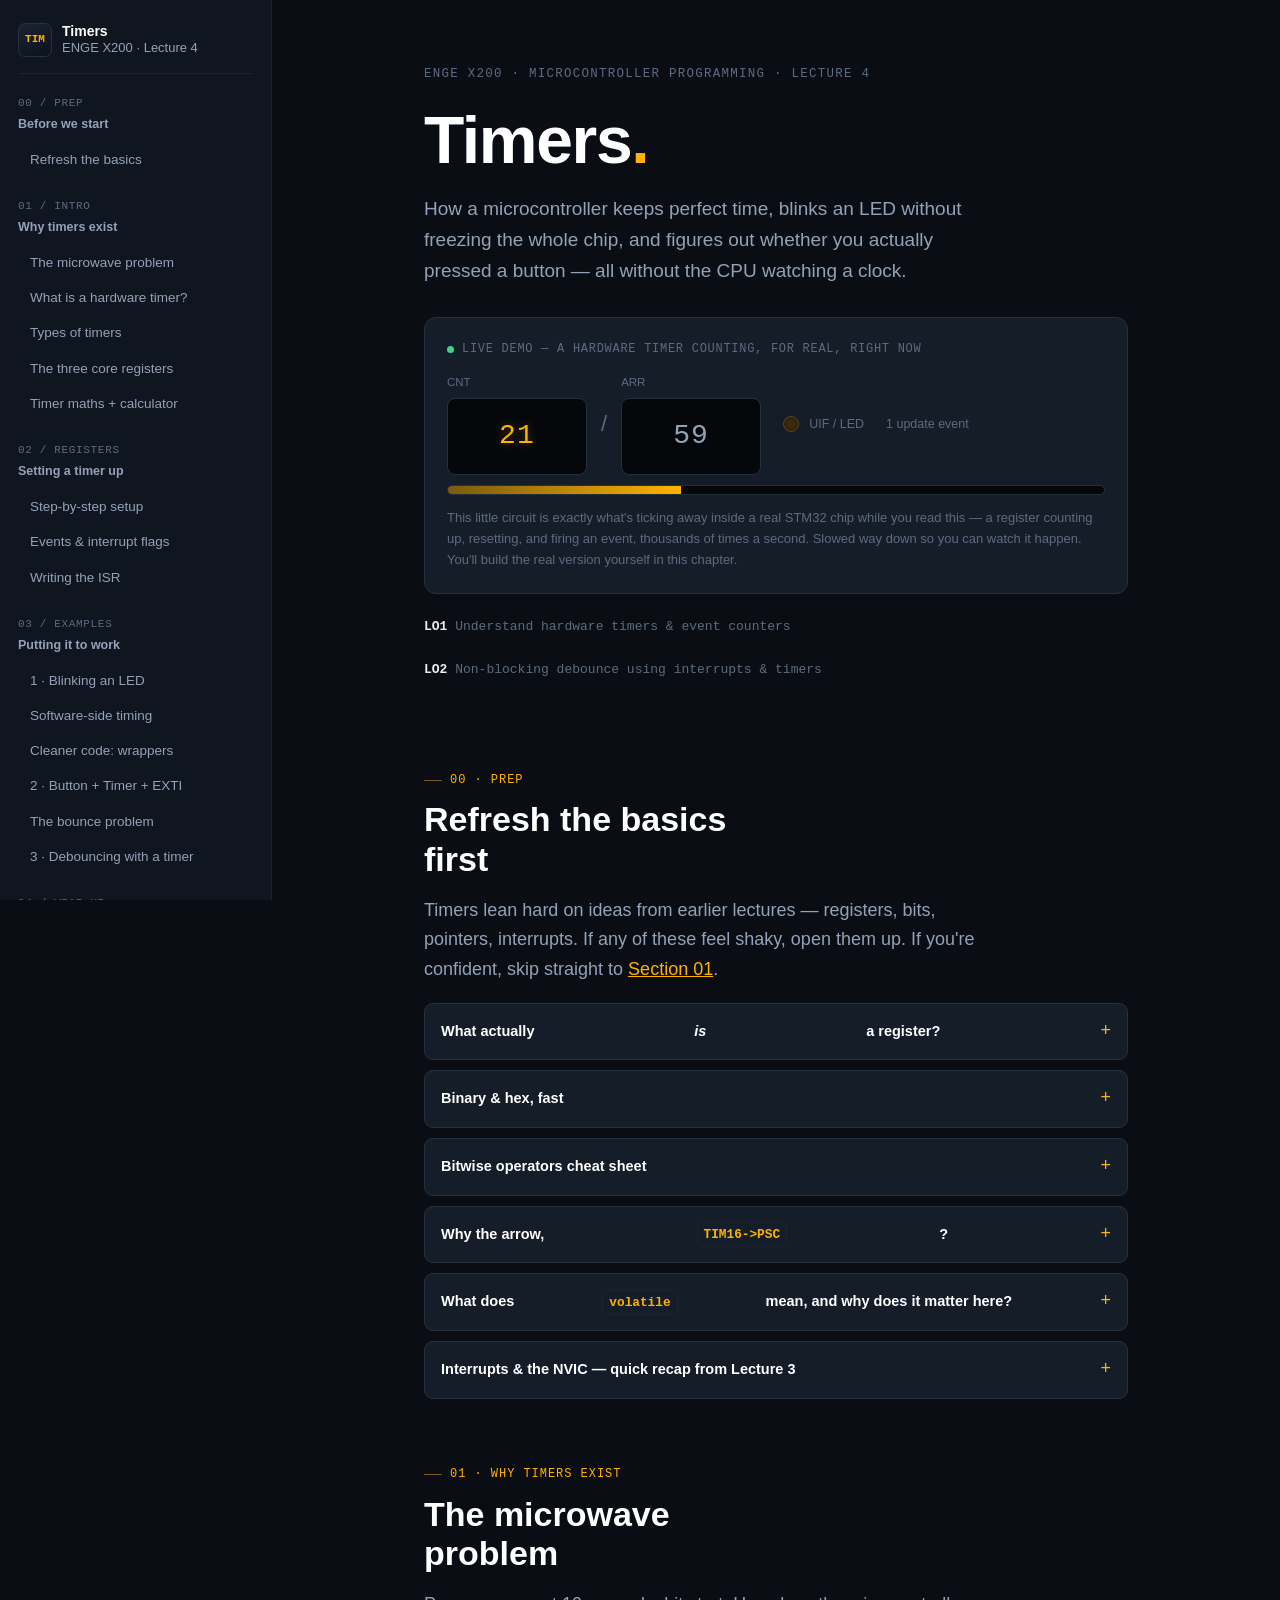
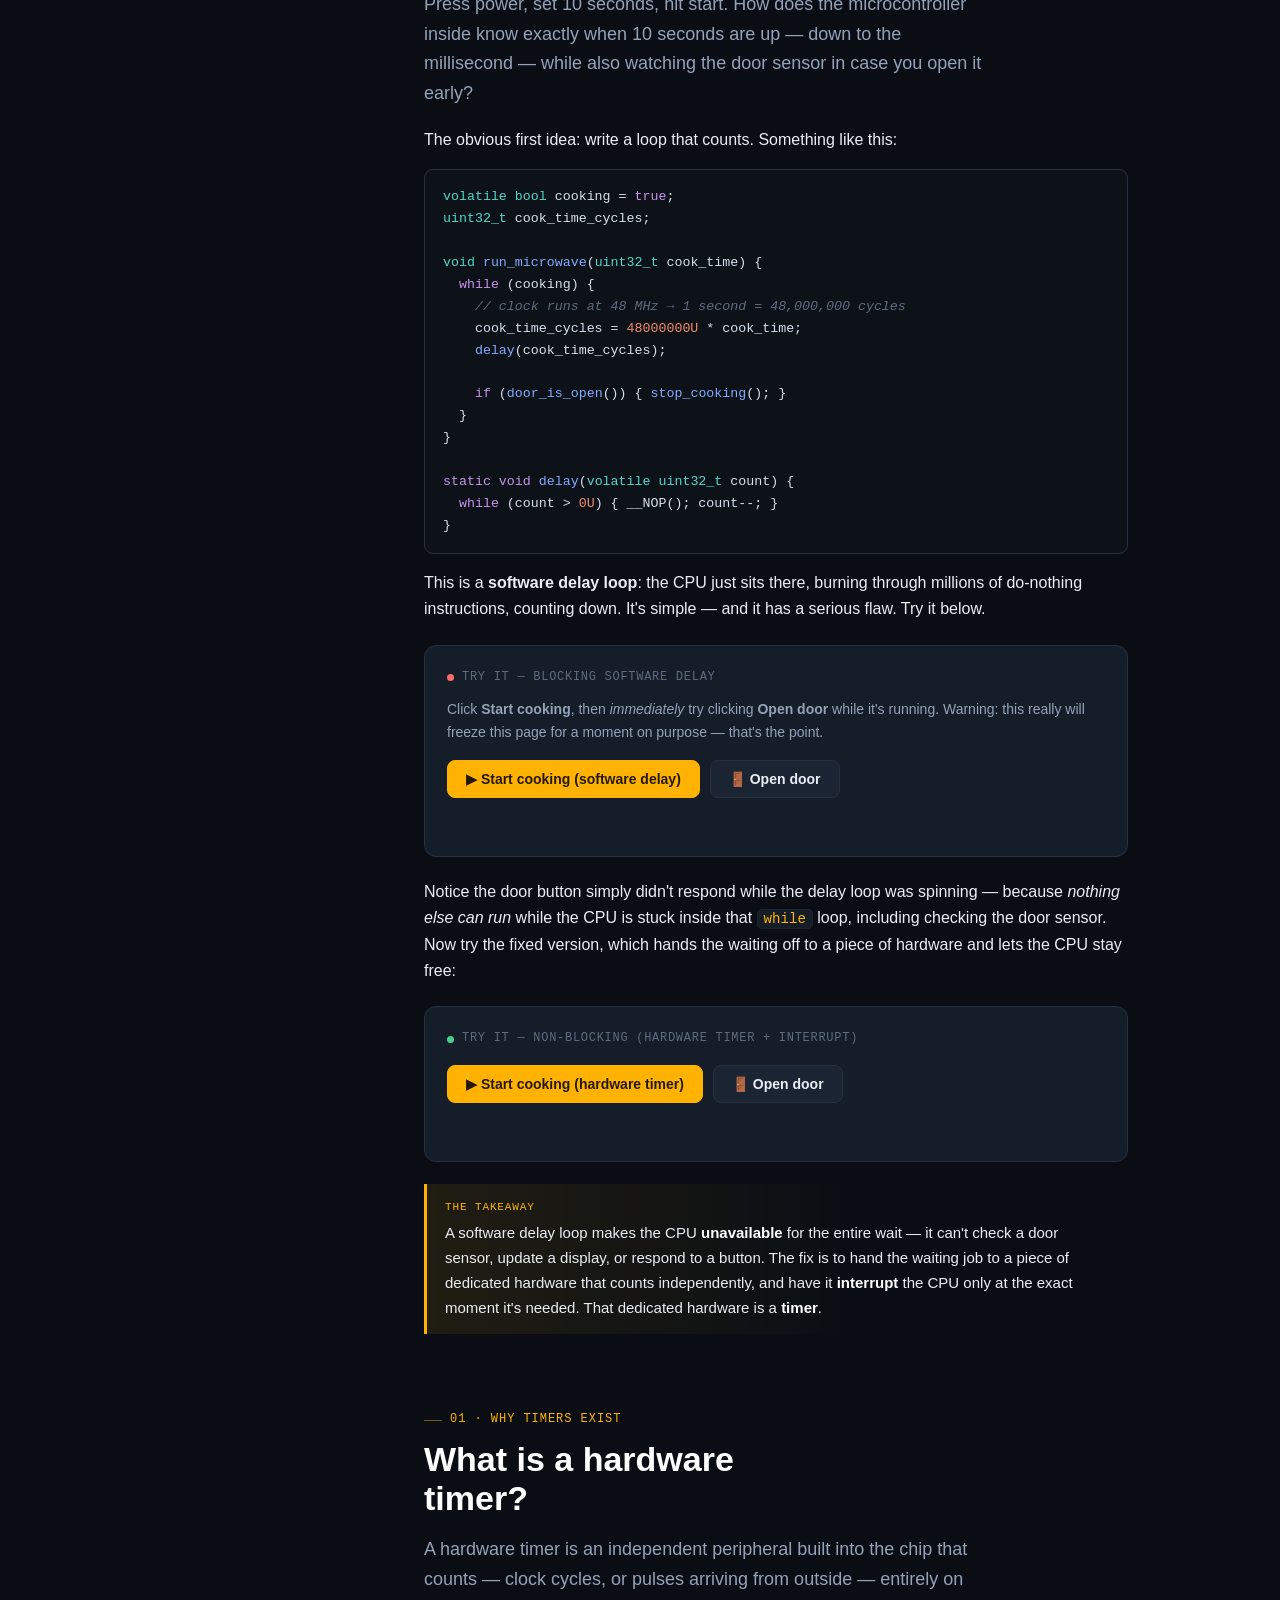
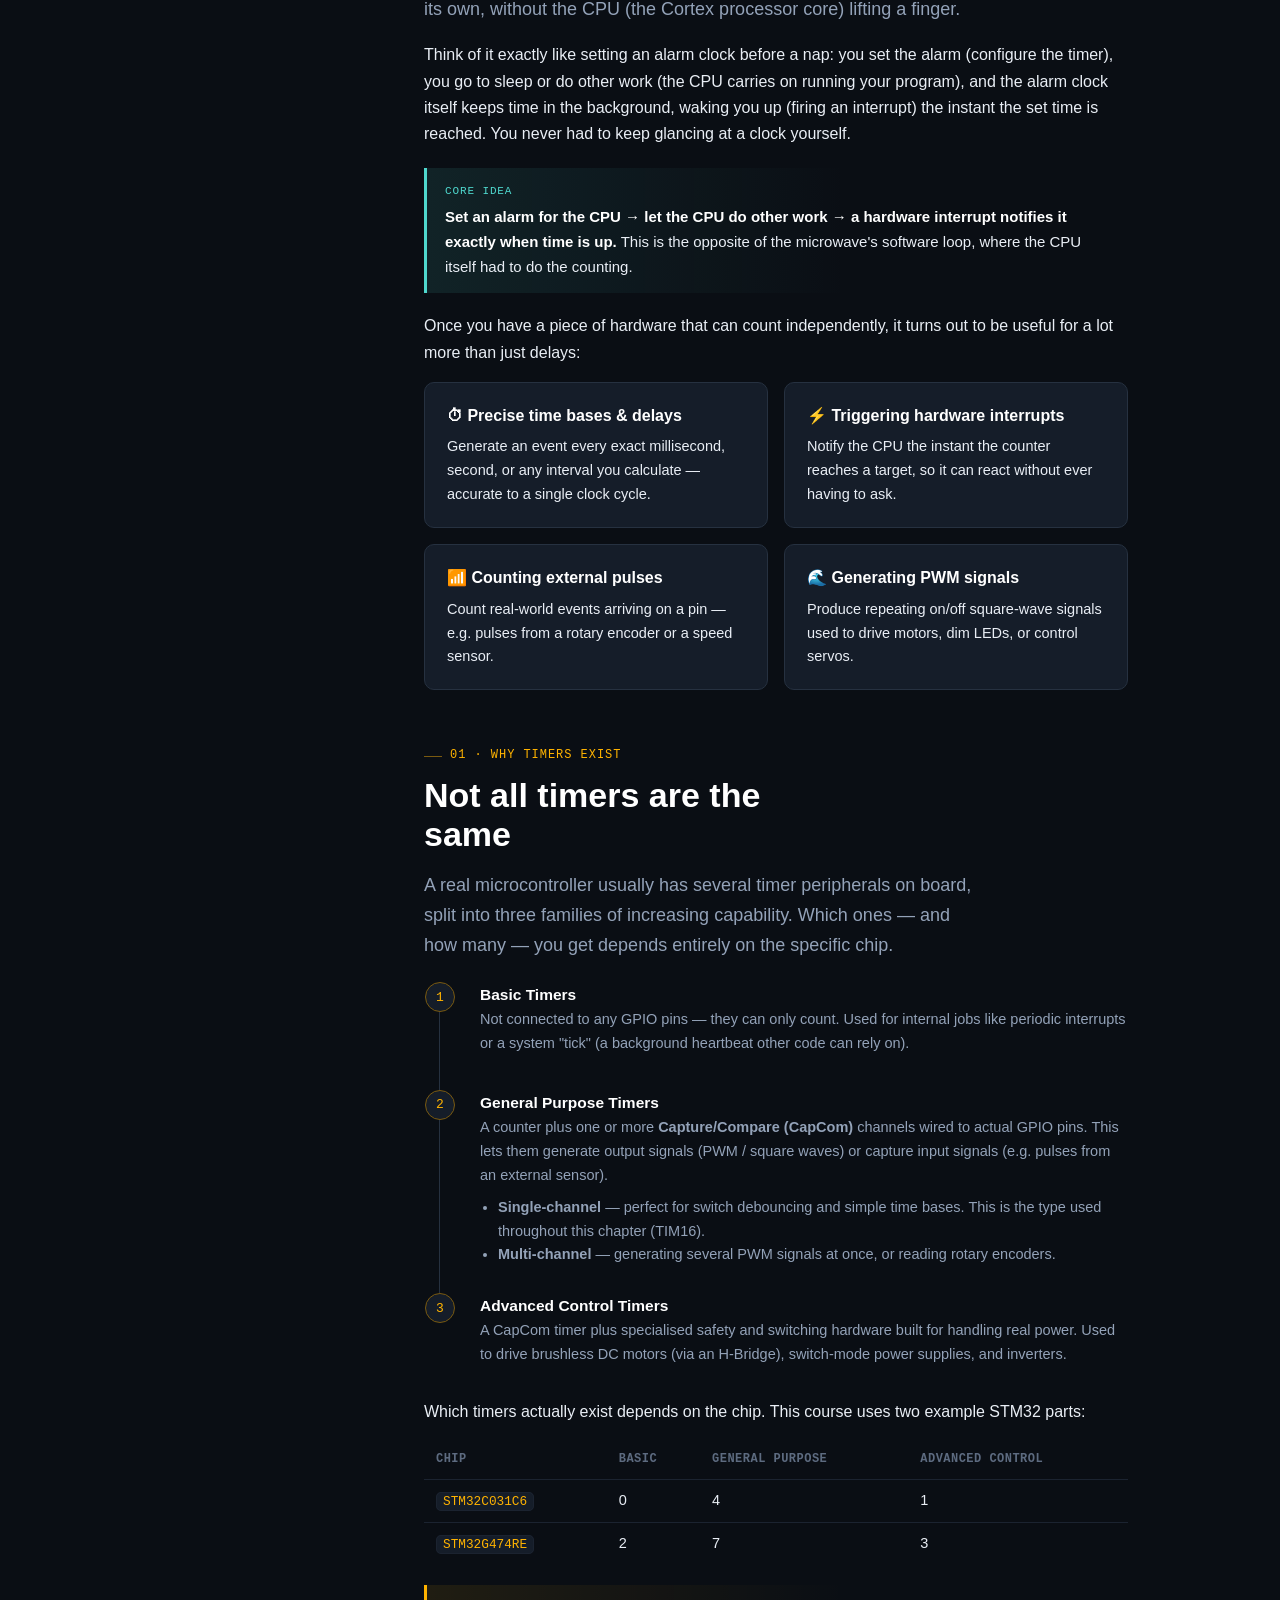
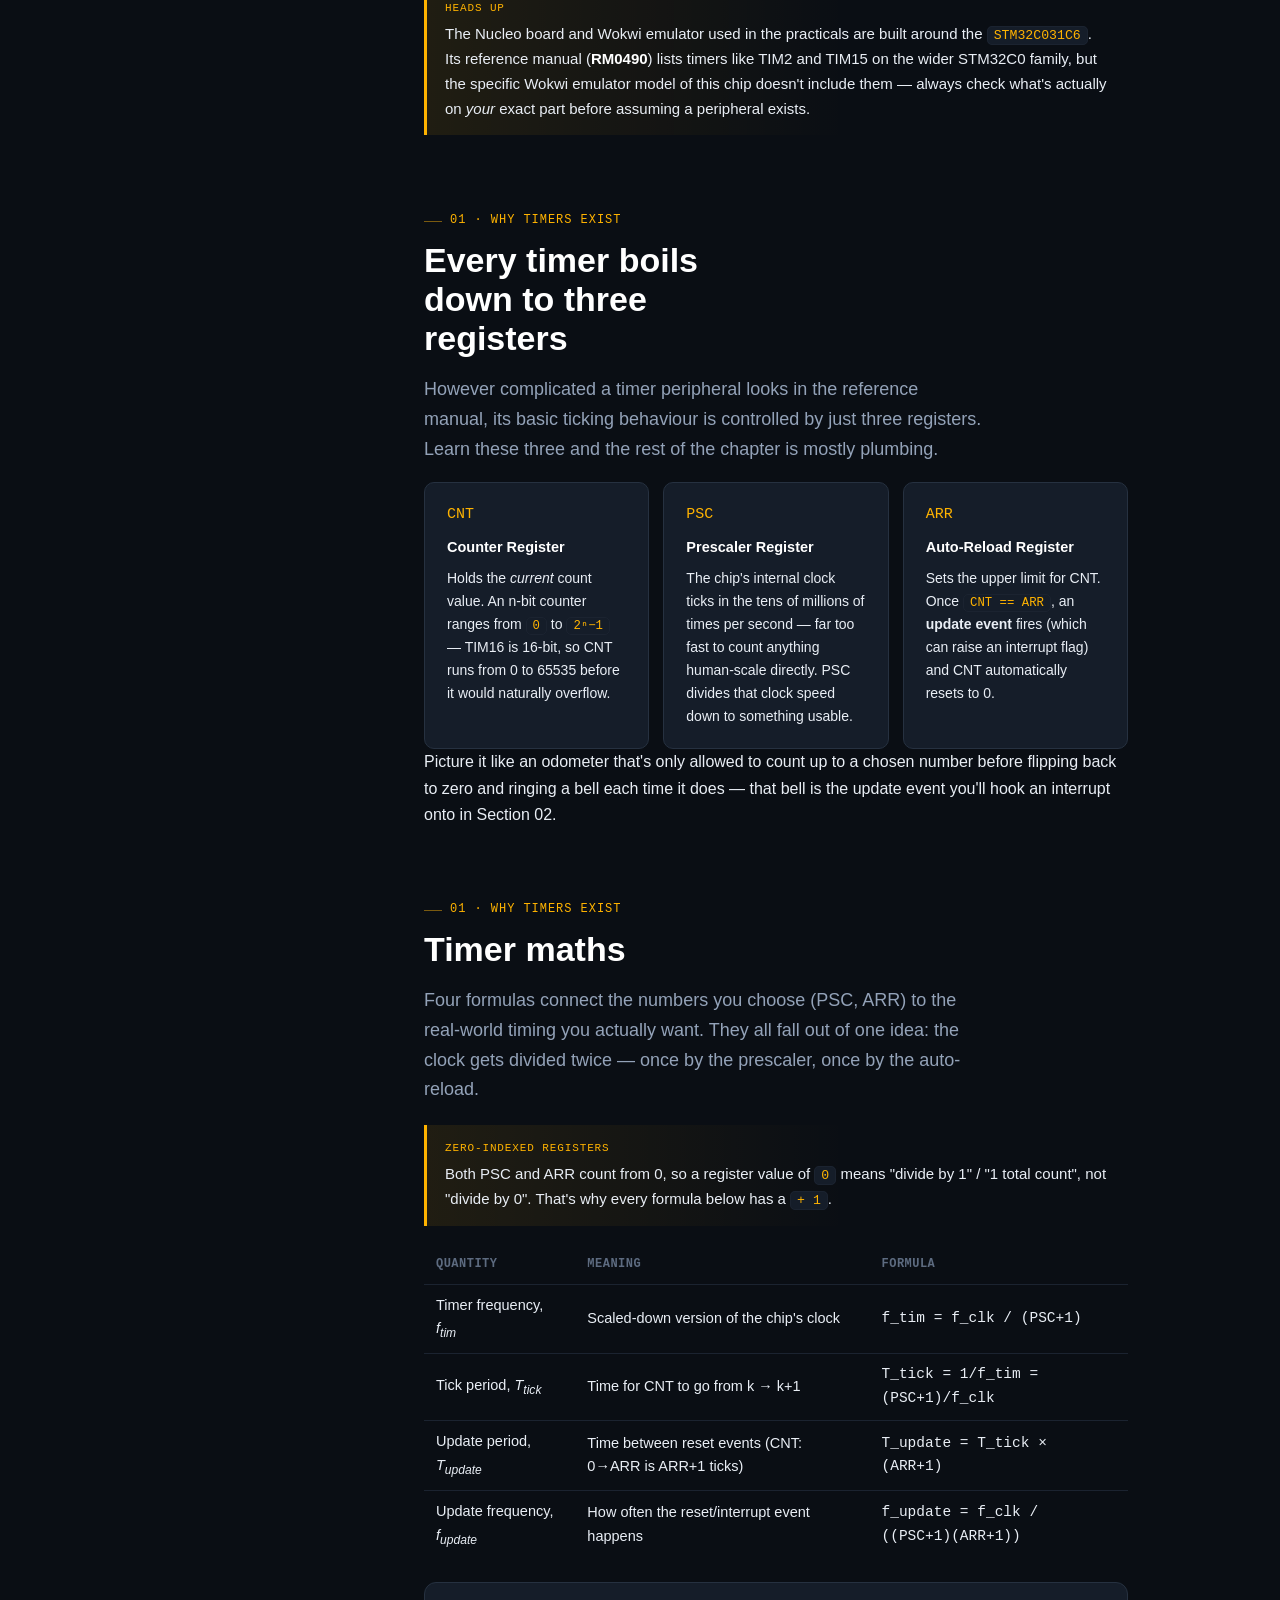
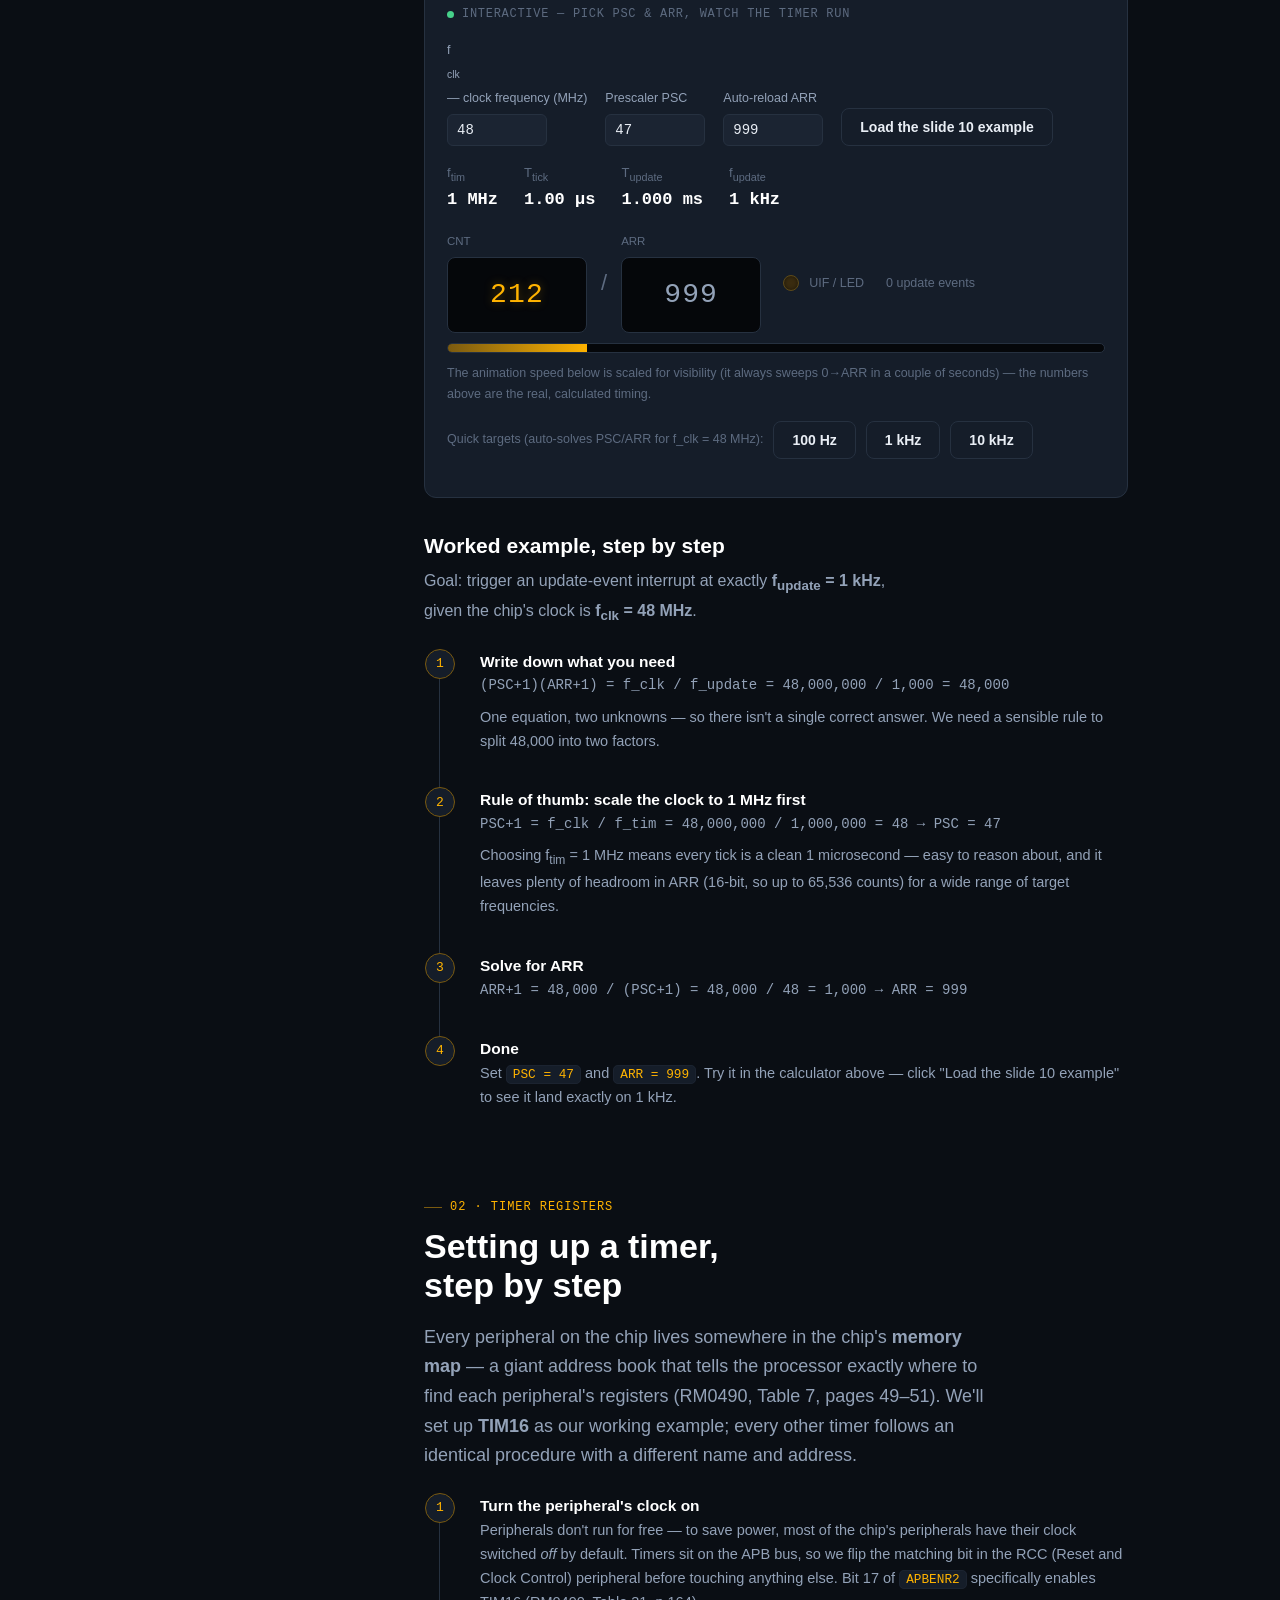
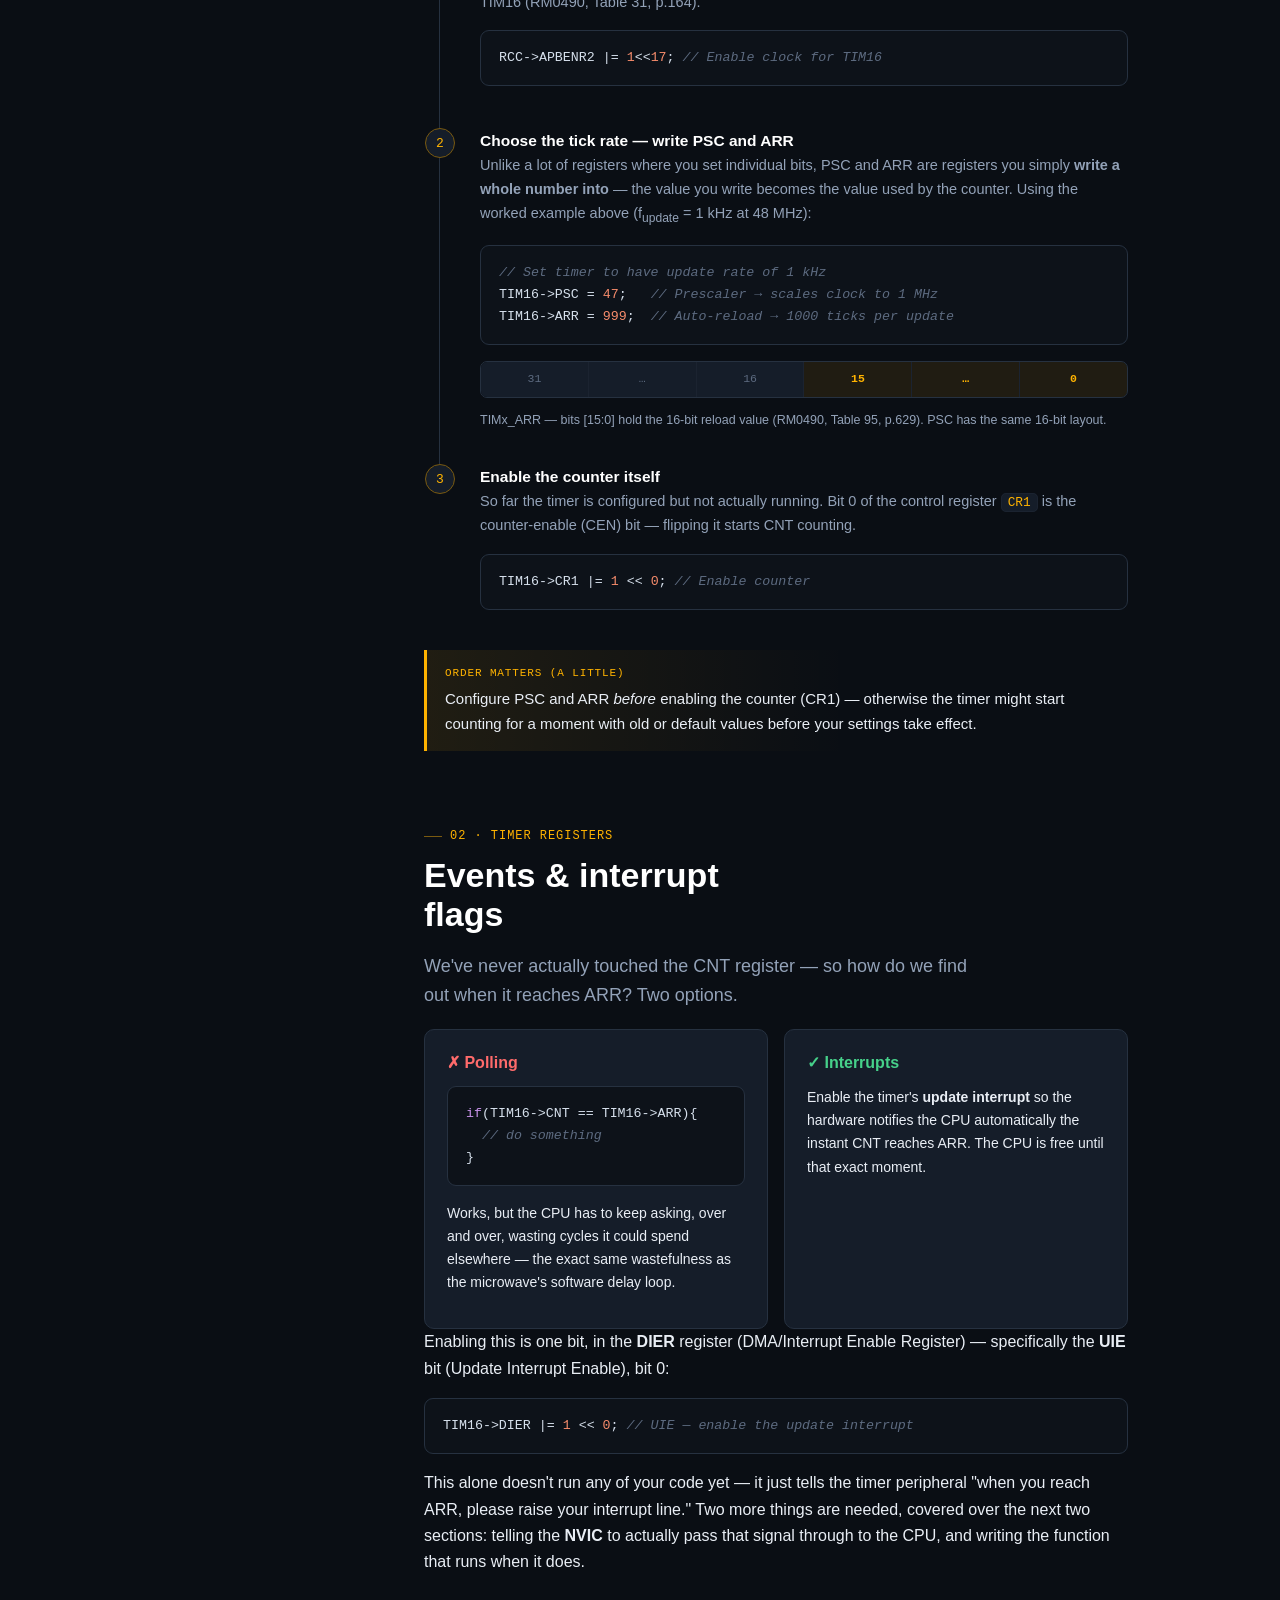
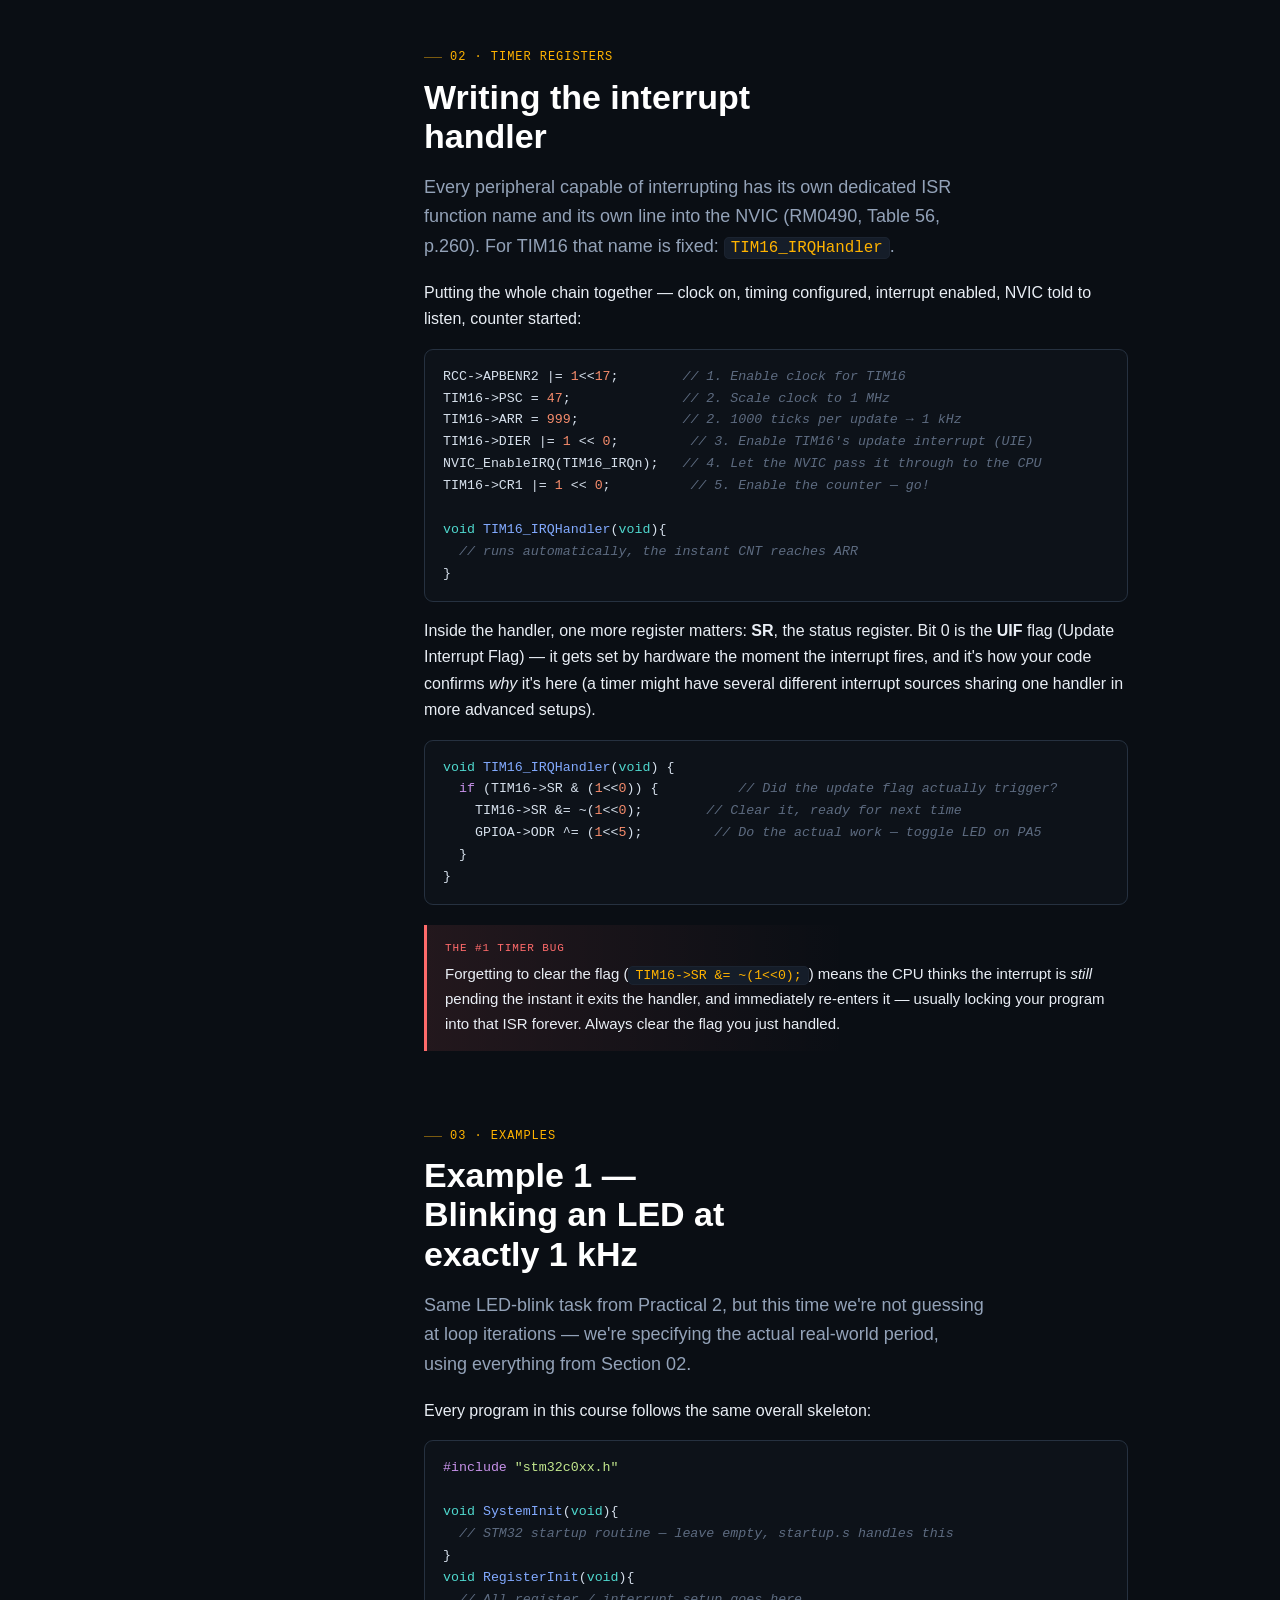
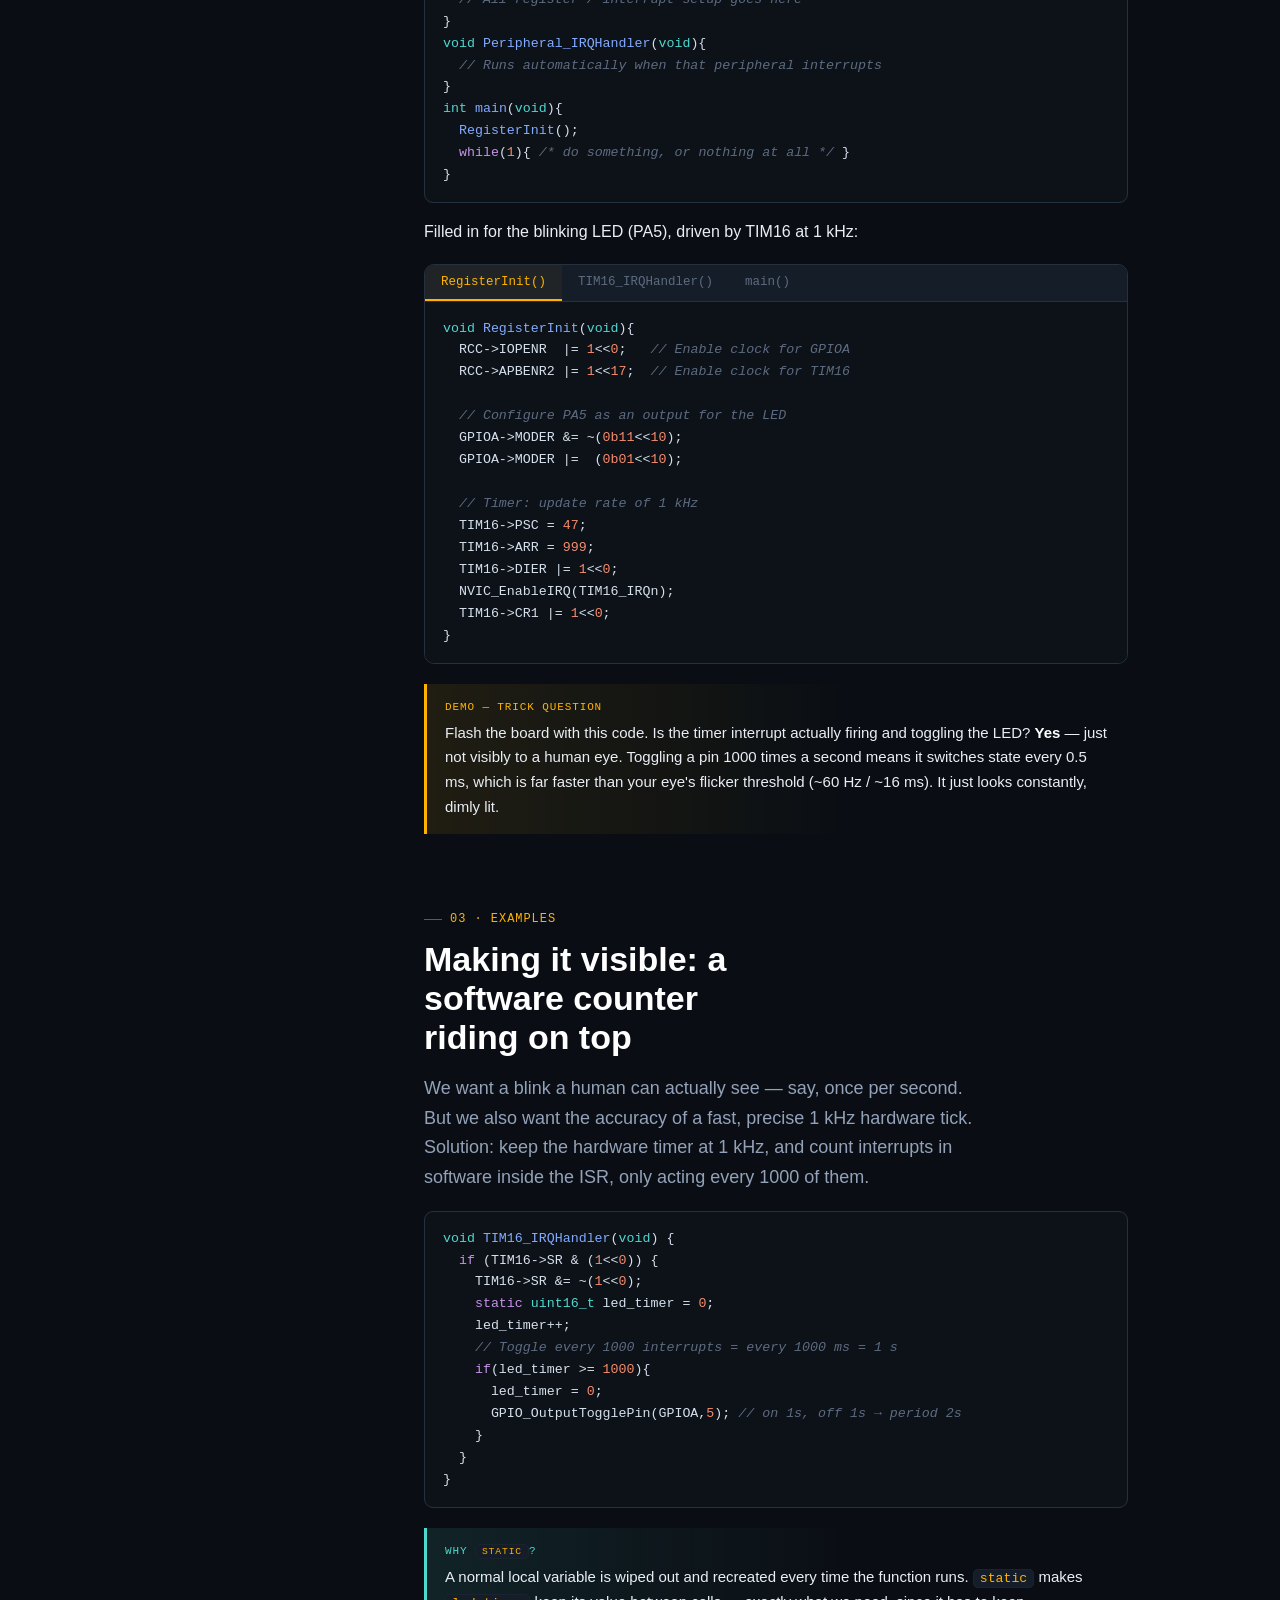
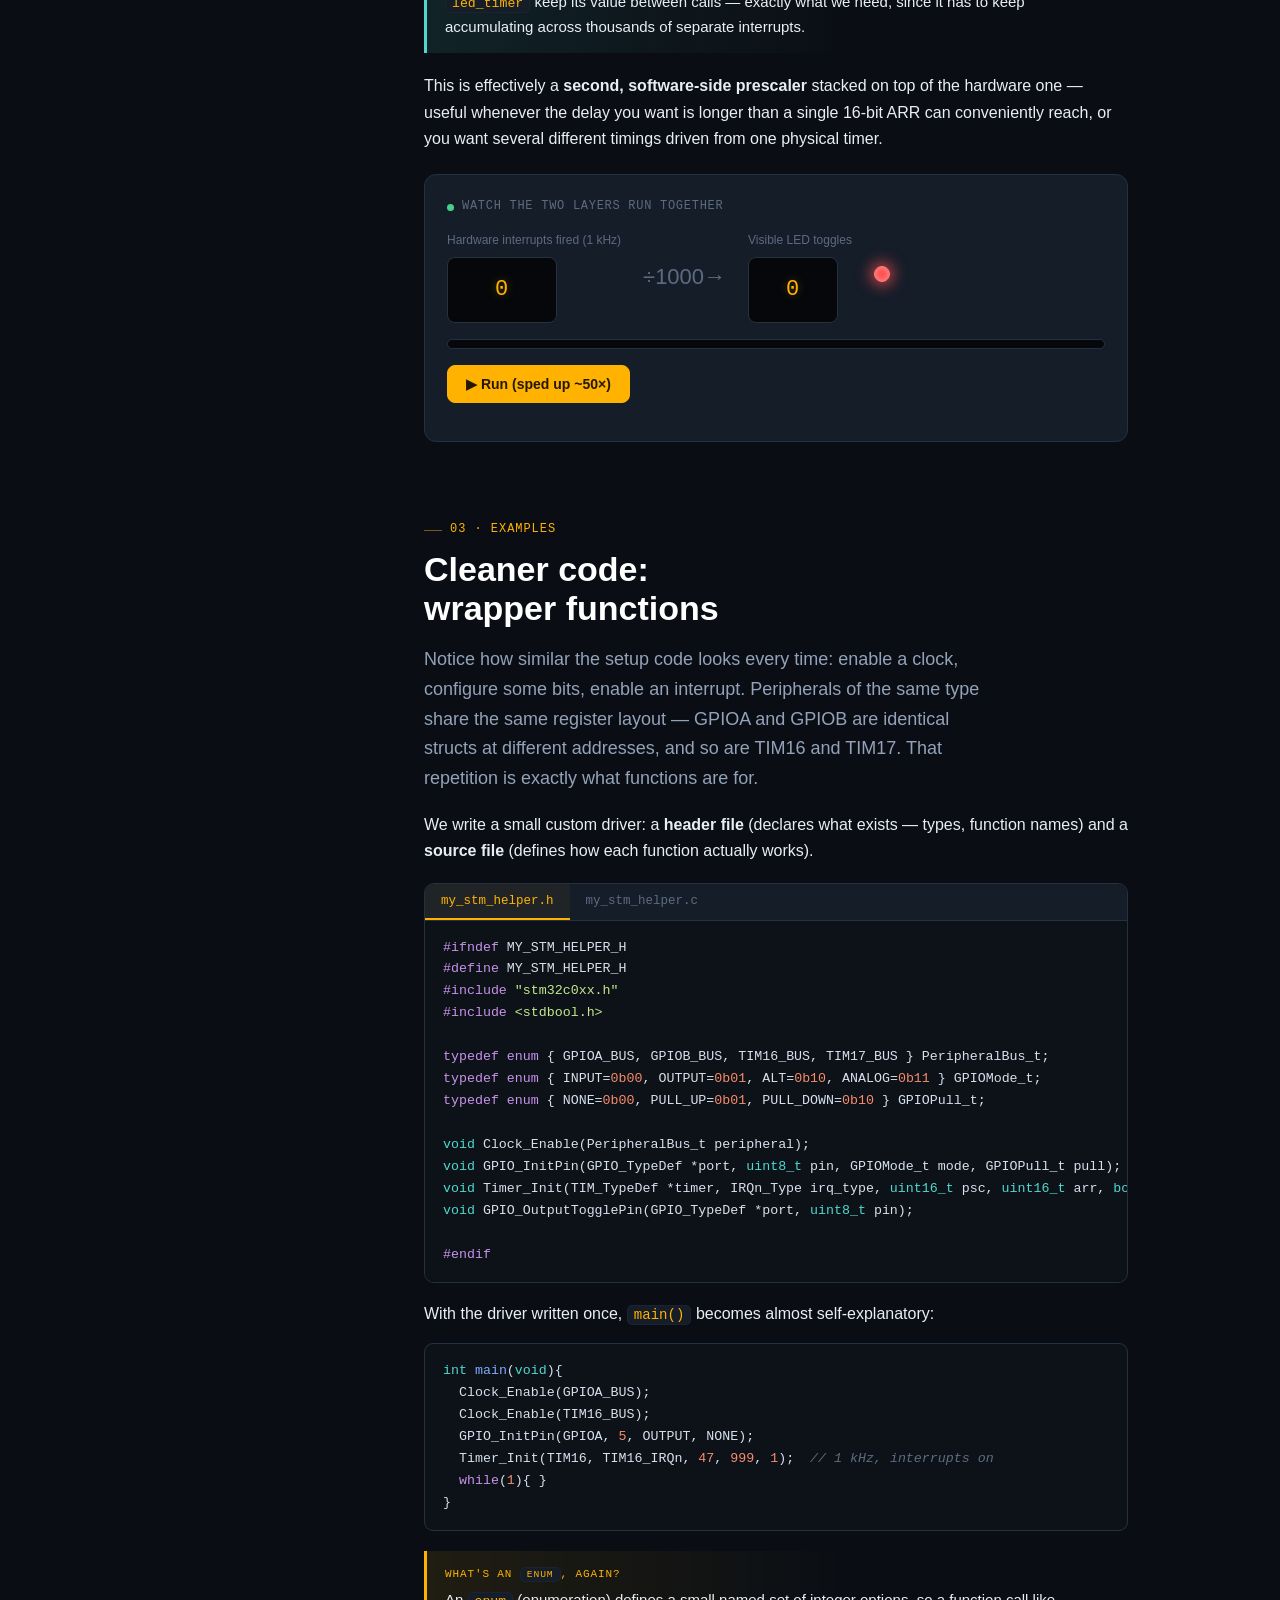
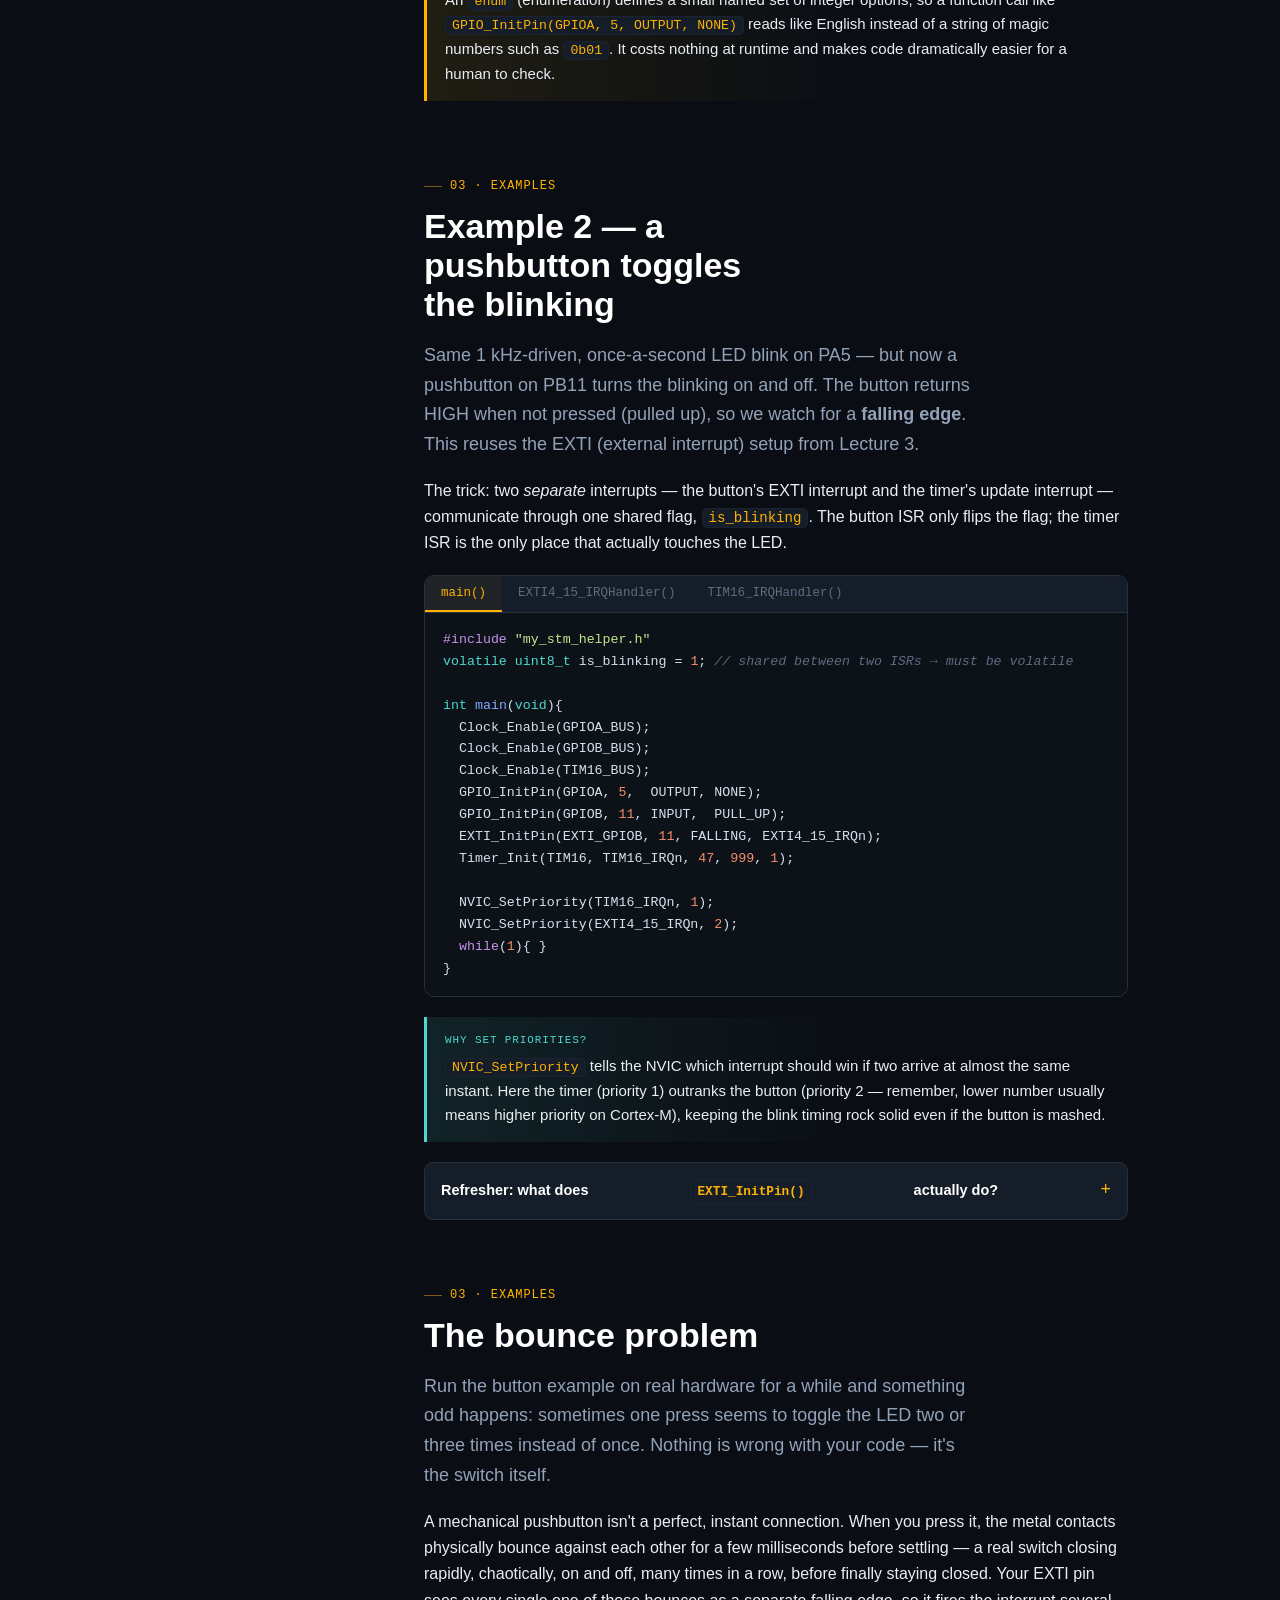
<file: notes/Timers.html>
<!DOCTYPE html>
<html lang="en">
<head>
<meta charset="UTF-8">
<meta name="viewport" content="width=device-width, initial-scale=1.0">
<title>Timers — ENGE X200 Interactive Notes</title>
<style>
/* ============================================================
   DESIGN TOKENS
   ============================================================ */
:root{
  --bg:        #0A0E14;
  --panel:     #10161F;
  --panel-2:   #151D29;
  --raised:    #1B2432;
  --border:    #263140;
  --border-lo: #1B2330;
  --text:      #E9EEF5;
  --text-dim:  #93A2B8;
  --text-mute: #5D6B80;
  --amber:     #FFB300;
  --amber-dim: #7A5A10;
  --amber-glow: rgba(255,179,0,.35);
  --teal:      #4FD8CE;
  --teal-dim:  #123B38;
  --green:     #46D18A;
  --red:       #FF6B6B;
  --display: 'Century Gothic','Avenir Next','Segoe UI',sans-serif;
  --sans:    'Segoe UI',Roboto,'Helvetica Neue',Arial,sans-serif;
  --mono:    'SFMono-Regular',Consolas,'Roboto Mono','Liberation Mono',Menlo,monospace;
  --radius:  10px;
  --maxw:    760px;
}

*,*::before,*::after{ box-sizing:border-box; }
html{ scroll-behavior:smooth; }
body{
  margin:0;
  background:var(--bg);
  color:var(--text);
  font-family:var(--sans);
  font-size:16px;
  line-height:1.65;
  -webkit-font-smoothing:antialiased;
}
@media (prefers-reduced-motion: reduce){
  html{ scroll-behavior:auto; }
  *{ animation-duration:0.001ms !important; animation-iteration-count:1 !important; transition-duration:0.001ms !important; }
}

h1,h2,h3,h4{
  font-family:var(--display);
  font-weight:700;
  color:#fff;
  line-height:1.15;
  margin:0 0 .5em 0;
}
p{ margin:0 0 1em 0; }
a{ color:var(--amber); }
code, .mono{ font-family:var(--mono); }
::selection{ background:var(--amber-glow); color:#fff; }

/* scrollbar */
::-webkit-scrollbar{ width:10px; height:10px; }
::-webkit-scrollbar-track{ background:var(--bg); }
::-webkit-scrollbar-thumb{ background:#28303e; border-radius:6px; }

/* ============================================================
   LAYOUT
   ============================================================ */
.layout{
  display:grid;
  grid-template-columns: 272px 1fr;
  min-height:100vh;
}
.sidebar{
  position:sticky; top:0; height:100vh; overflow-y:auto;
  background:var(--panel);
  border-right:1px solid var(--border-lo);
  padding:22px 18px 40px;
}
.brand{
  display:flex; align-items:center; gap:10px;
  padding-bottom:16px; margin-bottom:14px;
  border-bottom:1px solid var(--border-lo);
}
.brand__chip{
  width:34px; height:34px; border-radius:7px;
  background:linear-gradient(155deg,#1c2431,#0d121a);
  border:1px solid var(--border);
  display:flex; align-items:center; justify-content:center;
  font-family:var(--mono); font-size:11px; color:var(--amber);
  font-weight:700;
}
.brand__text{ font-size:13px; line-height:1.3; color:var(--text-dim); }
.brand__text b{ color:#fff; display:block; font-size:14px; font-family:var(--display); }

.navpart{ margin:20px 0 4px; }
.navpart__num{
  font-family:var(--mono); font-size:11px; color:var(--text-mute);
  letter-spacing:.06em;
}
.navpart__title{
  font-size:12.5px; color:var(--text-dim); margin-top:2px; font-weight:600;
}
.navlist{ list-style:none; margin:8px 0 0; padding:0; }
.navlist li{ margin:1px 0; }
.navlink{
  display:block; padding:6px 10px; border-radius:7px;
  color:var(--text-dim); text-decoration:none; font-size:13.5px;
  border-left:2px solid transparent;
  transition:background .15s ease, color .15s ease;
}
.navlink:hover{ background:var(--panel-2); color:#fff; }
.navlink.active{
  color:var(--amber); background:rgba(255,179,0,.08);
  border-left:2px solid var(--amber);
}

.sidebar-toggle{
  display:none;
  position:fixed; top:14px; left:14px; z-index:50;
  width:42px; height:42px; border-radius:9px;
  background:var(--panel-2); border:1px solid var(--border);
  color:var(--text); align-items:center; justify-content:center;
  cursor:pointer;
}
.sidebar-toggle svg{ width:18px; height:18px; }

main{ min-width:0; }
.main-inner{
  max-width:var(--maxw);
  margin:0 auto;
  padding:64px 28px 120px;
}
.wide{ max-width:920px; }

.section{ scroll-margin-top:24px; padding-top:56px; }
.section:first-of-type{ padding-top:0; }
.eyebrow{
  font-family:var(--mono); font-size:12px; color:var(--amber);
  letter-spacing:.08em; margin-bottom:10px; display:flex; align-items:center; gap:8px;
}
.eyebrow::before{
  content:''; width:18px; height:1px; background:var(--amber-dim);
}
.section h2{ font-size:clamp(26px,3.4vw,34px); max-width:18ch; }
.lede{ font-size:18px; color:var(--text-dim); max-width:56ch; }

/* ============================================================
   HERO
   ============================================================ */
.hero{ padding-top:8px; }
.hero__kicker{
  font-family:var(--mono); font-size:12.5px; color:var(--text-mute);
  letter-spacing:.1em; margin-bottom:18px;
}
.hero h1{ font-size:clamp(40px,7vw,66px); letter-spacing:-.02em; margin-bottom:14px;}
.hero h1 span{ color:var(--amber); }
.hero__sub{ font-size:19px; color:var(--text-dim); max-width:54ch; margin-bottom:30px; }
.hero__meta{
  display:flex; gap:22px; flex-wrap:wrap; font-size:13px; color:var(--text-mute);
  font-family:var(--mono); margin-bottom:34px;
}
.hero__meta b{ color:var(--text); }

/* ============================================================
   GENERIC COMPONENTS
   ============================================================ */
.card{
  background:var(--panel-2);
  border:1px solid var(--border);
  border-radius:var(--radius);
  padding:20px 22px;
}
.callout{
  border-left:3px solid var(--amber);
  background:linear-gradient(90deg, rgba(255,179,0,.09), transparent 60%);
  padding:14px 18px; border-radius:0 8px 8px 0; margin:20px 0;
  font-size:15px;
}
.callout.teal{ border-left-color:var(--teal); background:linear-gradient(90deg, rgba(79,216,206,.10), transparent 60%); }
.callout.red{ border-left-color:var(--red); background:linear-gradient(90deg, rgba(255,107,107,.10), transparent 60%); }
.callout b{ color:#fff; }
.callout__label{
  font-family:var(--mono); font-size:11px; text-transform:uppercase;
  letter-spacing:.08em; color:var(--amber); display:block; margin-bottom:5px;
}
.callout.teal .callout__label{ color:var(--teal); }
.callout.red .callout__label{ color:var(--red); }

.grid2{ display:grid; grid-template-columns:1fr 1fr; gap:16px; }
.grid3{ display:grid; grid-template-columns:repeat(3,1fr); gap:14px; }
@media (max-width:760px){ .grid2, .grid3{ grid-template-columns:1fr; } }

.taglist{ display:flex; flex-wrap:wrap; gap:8px; margin:12px 0; padding:0; list-style:none; }
.tag{
  font-family:var(--mono); font-size:12px; padding:4px 10px; border-radius:20px;
  background:var(--panel-2); border:1px solid var(--border); color:var(--text-dim);
}

table{ width:100%; border-collapse:collapse; font-size:14.5px; margin:16px 0; }
th,td{ text-align:left; padding:9px 12px; border-bottom:1px solid var(--border-lo); }
th{ font-family:var(--mono); font-size:12px; color:var(--text-mute); font-weight:600; text-transform:uppercase; letter-spacing:.04em; }
tr:last-child td{ border-bottom:none; }
td code{ color:var(--amber); white-space:nowrap; }

/* code blocks */
pre{
  background:#0D1219; border:1px solid var(--border);
  border-radius:9px; padding:16px 18px; overflow-x:auto;
  font-family:var(--mono); font-size:13.3px; line-height:1.65;
  margin:16px 0;
}
pre code{ color:#D6E0EC; }
.tok-kw{ color:#C792EA; } .tok-type{ color:#4FD8CE; } .tok-num{ color:#F78C6C; }
.tok-com{ color:#5D6B80; font-style:italic; } .tok-str{ color:#C3E88D; }
.tok-fn{ color:#82AAFF; } .tok-amber{ color:var(--amber); }

.codepanel{ border:1px solid var(--border); border-radius:10px; overflow:hidden; margin:18px 0; background:#0D1219; }
.codepanel__tabs{ display:flex; background:var(--panel-2); border-bottom:1px solid var(--border); overflow-x:auto; }
.codepanel__tab{
  font-family:var(--mono); font-size:12.5px; padding:10px 16px; color:var(--text-mute);
  background:transparent; border:none; cursor:pointer; white-space:nowrap;
  border-bottom:2px solid transparent;
}
.codepanel__tab.active{ color:var(--amber); border-bottom:2px solid var(--amber); background:rgba(255,179,0,.05); }
.codepanel__panel{ display:none; }
.codepanel__panel.active{ display:block; }
.codepanel__panel pre{ margin:0; border:none; border-radius:0; }

/* inline code */
:not(pre) > code{
  background:var(--panel-2); border:1px solid var(--border-lo);
  padding:1px 6px; border-radius:5px; font-size:.88em; color:var(--amber);
}

/* accordion */
details.acc{
  border:1px solid var(--border); border-radius:9px; margin:10px 0;
  background:var(--panel-2); overflow:hidden;
}
details.acc summary{
  padding:13px 16px; cursor:pointer; font-weight:600; color:#fff;
  list-style:none; display:flex; align-items:center; justify-content:space-between;
  font-size:14.5px;
}
details.acc summary::-webkit-details-marker{ display:none; }
details.acc summary::after{
  content:'+'; font-family:var(--mono); color:var(--amber); font-size:18px; font-weight:400;
}
details.acc[open] summary::after{ content:'–'; }
details.acc .acc__body{ padding:0 16px 16px; color:var(--text-dim); font-size:14.5px; }
details.acc .acc__body pre{ font-size:12.6px; }

/* step flow */
.steps{ counter-reset:stepnum; margin:22px 0; }
.step{
  position:relative; padding:4px 0 26px 40px; border-left:1px solid var(--border);
  margin-left:15px;
}
.step:last-child{ border-left:1px solid transparent; padding-bottom:2px; }
.step::before{
  counter-increment:stepnum; content:counter(stepnum);
  position:absolute; left:-15px; top:0; width:30px; height:30px; border-radius:50%;
  background:var(--panel-2); border:1px solid var(--amber-dim); color:var(--amber);
  font-family:var(--mono); font-size:13px; display:flex; align-items:center; justify-content:center;
}
.step h4{ font-size:15.5px; margin-bottom:4px; }
.step p{ font-size:14.5px; color:var(--text-dim); margin-bottom:8px; }

/* register bit fields */
.regfield{
  display:flex; border:1px solid var(--border); border-radius:7px; overflow:hidden;
  font-family:var(--mono); font-size:11.5px; margin:12px 0;
}
.regfield__bit{
  flex:1; text-align:center; padding:8px 2px; border-right:1px solid var(--border-lo);
  color:var(--text-mute); background:var(--panel-2);
}
.regfield__bit:last-child{ border-right:none; }
.regfield__bit.on{ color:var(--amber); background:rgba(255,179,0,.09); font-weight:700; }

/* glossary */
.glossary dt{ font-family:var(--mono); color:var(--amber); font-size:14px; margin-top:14px; }
.glossary dd{ margin:4px 0 0; color:var(--text-dim); font-size:14.5px; }

/* buttons */
.btn{
  font-family:var(--sans); font-weight:600; font-size:14px;
  padding:10px 18px; border-radius:8px; border:1px solid var(--border);
  background:var(--raised); color:var(--text); cursor:pointer;
  transition:transform .1s ease, border-color .15s ease;
}
.btn:hover{ border-color:var(--amber-dim); }
.btn:active{ transform:scale(.97); }
.btn.primary{ background:var(--amber); color:#241900; border-color:var(--amber); }
.btn.primary:hover{ filter:brightness(1.08); }
.btn.ghost{ background:transparent; }
.btn:disabled{ opacity:.4; cursor:not-allowed; }
.btnrow{ display:flex; gap:10px; flex-wrap:wrap; margin:16px 0; }

input[type=number], input[type=range]{
  font-family:var(--mono); background:var(--raised); border:1px solid var(--border);
  color:var(--text); border-radius:6px; padding:7px 9px; font-size:14px;
}
input[type=number]{ width:100px; }
label.field{ display:flex; flex-direction:column; gap:5px; font-size:12.5px; color:var(--text-dim); white-space:nowrap; flex-shrink:0; }
.fieldrow{ display:flex; gap:18px; flex-wrap:wrap; align-items:flex-end; margin:16px 0; }

/* widget shell */
.widget{
  border:1px solid var(--border); background:var(--panel-2); border-radius:12px;
  padding:22px; margin:22px 0;
}
.widget__title{
  font-family:var(--mono); font-size:12px; color:var(--text-mute);
  text-transform:uppercase; letter-spacing:.06em; margin-bottom:14px;
  display:flex; align-items:center; gap:8px;
}
.widget__title .dot{ width:7px; height:7px; border-radius:50%; background:var(--green); }

/* LED */
.led{
  width:16px; height:16px; border-radius:50%;
  background:#3a1010; border:1px solid #5c1a1a;
  box-shadow:inset 0 0 4px rgba(0,0,0,.5);
  display:inline-block; transition:all .1s ease;
}
.led.on{
  background:#ff4d4d; border-color:#ff8080;
  box-shadow:0 0 14px 4px rgba(255,80,80,.65), inset 0 0 6px rgba(255,255,255,.4);
}
.led.amber-led{ background:#3a2c10; border-color:#5c4a1a; }
.led.amber-led.on{ background:var(--amber); border-color:#ffd166; box-shadow:0 0 14px 4px var(--amber-glow), inset 0 0 6px rgba(255,255,255,.5); }

/* digital readout */
.readout{
  font-family:var(--mono); background:#05070A; border:1px solid var(--border);
  border-radius:8px; padding:14px 18px; color:var(--amber);
  font-size:28px; letter-spacing:.04em; text-shadow:0 0 10px var(--amber-glow);
  display:inline-block; min-width:140px; text-align:center;
}
.progress{
  width:100%; height:10px; background:#05070A; border:1px solid var(--border);
  border-radius:6px; overflow:hidden; margin-top:10px;
}
.progress__fill{
  height:100%; background:linear-gradient(90deg, var(--amber-dim), var(--amber));
  width:0%; transition:width .05s linear;
}
.flash{ animation:flashkey .4s ease; }
@keyframes flashkey{ 0%{ box-shadow:0 0 0 0 var(--amber-glow);} 40%{ box-shadow:0 0 0 8px var(--amber-glow);} 100%{ box-shadow:0 0 0 0 transparent;} }

.statrow{ display:flex; gap:26px; flex-wrap:wrap; margin-top:14px; }
.stat{ font-size:13px; color:var(--text-mute); }
.stat b{ display:block; color:#fff; font-family:var(--mono); font-size:17px; }

/* bounce simulator */
.bitreg{ display:flex; gap:5px; margin:14px 0; }
.bitbox{
  width:34px; height:34px; border-radius:6px; border:1px solid var(--border);
  display:flex; align-items:center; justify-content:center; font-family:var(--mono);
  font-size:14px; color:var(--text-mute); background:var(--raised); transition:all .2s ease;
}
.bitbox.hi{ color:var(--green); border-color:#1c5c3c; }
.bitbox.lo{ color:var(--red); border-color:#5c1a1a; background:#1a0d0d; }
.timeline{ display:flex; gap:5px; margin:14px 0; flex-wrap:wrap; }
.tick{
  width:26px; height:40px; border-radius:5px; border:1px solid var(--border);
  display:flex; align-items:flex-end; justify-content:center; font-size:9px;
  font-family:var(--mono); color:var(--text-mute); position:relative; background:var(--raised);
}
.tick.hi{ background:linear-gradient(0deg, rgba(70,209,138,.35), transparent); border-color:#1c5c3c; }
.tick.lo{ background:linear-gradient(0deg, rgba(255,107,107,.35), transparent); border-color:#5c1a1a; }
.tick.current{ outline:2px solid var(--amber); }

/* summary cheat table highlight */
.cheat-highlight{ background:rgba(255,179,0,.06); }

footer.pagefoot{
  border-top:1px solid var(--border-lo); margin-top:70px; padding-top:26px;
  font-size:13px; color:var(--text-mute);
}

@media (max-width:920px){
  .layout{ grid-template-columns:1fr; }
  .sidebar{
    position:fixed; left:0; top:0; width:78vw; max-width:300px; z-index:40;
    transform:translateX(-100%); transition:transform .25s ease; box-shadow:20px 0 40px rgba(0,0,0,.4);
  }
  body.nav-open .sidebar{ transform:translateX(0); }
  body.nav-open::after{
    content:''; position:fixed; inset:0; background:rgba(0,0,0,.5); z-index:35;
  }
  .sidebar-toggle{ display:flex; }
  .main-inner{ padding-top:88px; }
  .grid2, .grid3{ grid-template-columns:1fr; }
  .readout{ min-width:96px; font-size:22px !important; padding:10px 12px; }
  .fieldrow{ gap:12px; }
}
</style>
</head>
<body>

<button class="sidebar-toggle" id="navToggle" aria-label="Toggle contents menu">
  <svg viewBox="0 0 24 24" fill="none" stroke="currentColor" stroke-width="2"><path d="M3 12h18M3 6h18M3 18h18"/></svg>
</button>

<div class="layout">
  <!-- ============ SIDEBAR ============ -->
  <nav class="sidebar" id="sidebar">
    <div class="brand">
      <div class="brand__chip">TIM</div>
      <div class="brand__text"><b>Timers</b>ENGE X200 · Lecture 4</div>
    </div>

    <div class="navpart">
      <div class="navpart__num">00 / PREP</div>
      <div class="navpart__title">Before we start</div>
    </div>
    <ul class="navlist">
      <li><a class="navlink" href="#prep">Refresh the basics</a></li>
    </ul>

    <div class="navpart">
      <div class="navpart__num">01 / INTRO</div>
      <div class="navpart__title">Why timers exist</div>
    </div>
    <ul class="navlist">
      <li><a class="navlink" href="#motivation">The microwave problem</a></li>
      <li><a class="navlink" href="#hardware-timers">What is a hardware timer?</a></li>
      <li><a class="navlink" href="#timer-types">Types of timers</a></li>
      <li><a class="navlink" href="#core-registers">The three core registers</a></li>
      <li><a class="navlink" href="#timer-maths">Timer maths + calculator</a></li>
    </ul>

    <div class="navpart">
      <div class="navpart__num">02 / REGISTERS</div>
      <div class="navpart__title">Setting a timer up</div>
    </div>
    <ul class="navlist">
      <li><a class="navlink" href="#register-setup">Step-by-step setup</a></li>
      <li><a class="navlink" href="#timer-events">Events & interrupt flags</a></li>
      <li><a class="navlink" href="#isr">Writing the ISR</a></li>
    </ul>

    <div class="navpart">
      <div class="navpart__num">03 / EXAMPLES</div>
      <div class="navpart__title">Putting it to work</div>
    </div>
    <ul class="navlist">
      <li><a class="navlink" href="#example-blink">1 · Blinking an LED</a></li>
      <li><a class="navlink" href="#software-layer">Software-side timing</a></li>
      <li><a class="navlink" href="#wrappers">Cleaner code: wrappers</a></li>
      <li><a class="navlink" href="#example-button">2 · Button + Timer + EXTI</a></li>
      <li><a class="navlink" href="#bounce">The bounce problem</a></li>
      <li><a class="navlink" href="#debounce">3 · Debouncing with a timer</a></li>
    </ul>

    <div class="navpart">
      <div class="navpart__num">04 / WRAP-UP</div>
      <div class="navpart__title">Recap</div>
    </div>
    <ul class="navlist">
      <li><a class="navlink" href="#summary">Cheat sheet & glossary</a></li>
    </ul>
  </nav>

  <!-- ============ MAIN ============ -->
  <main>
    <div class="main-inner">

      <!-- HERO -->
      <section class="hero section" id="top">
        <div class="hero__kicker">ENGE X200 · MICROCONTROLLER PROGRAMMING · LECTURE 4</div>
        <h1>Timers<span>.</span></h1>
        <p class="hero__sub">How a microcontroller keeps perfect time, blinks an LED without freezing the whole chip, and figures out whether you actually pressed a button — all without the CPU watching a clock.</p>

        <div class="widget" style="margin-top:0;">
          <div class="widget__title"><span class="dot"></span> Live demo — a hardware timer counting, for real, right now</div>
          <div id="heroCounterMount"></div>
          <p style="font-size:13px;color:var(--text-mute);margin:12px 0 0;">This little circuit is exactly what's ticking away inside a real STM32 chip while you read this — a register counting up, resetting, and firing an event, thousands of times a second. Slowed way down so you can watch it happen. You'll build the real version yourself in this chapter.</p>
        </div>

        <div class="hero__meta">
          <span><b>LO1</b> Understand hardware timers &amp; event counters</span>
          <span><b>LO2</b> Non‑blocking debounce using interrupts &amp; timers</span>
        </div>
      </section>

      <!-- ================= SECTION CONTENT GOES HERE ================= -->
      <section class="section" id="prep">
  <div class="eyebrow">00 · PREP</div>
  <h2>Refresh the basics first</h2>
  <p class="lede">Timers lean hard on ideas from earlier lectures — registers, bits, pointers, interrupts. If any of these feel shaky, open them up. If you're confident, skip straight to <a href="#motivation">Section 01</a>.</p>

  <details class="acc">
    <summary>What actually <em>is</em> a register?</summary>
    <div class="acc__body">
      <p>A microcontroller chip is packed with tiny circuits called <b>peripherals</b> — GPIO pins, timers, communication ports, and so on. Each peripheral is controlled by a handful of numbered memory slots called <b>registers</b>. A register is just a box that holds a fixed number of bits (usually 32 on these chips), sitting at a specific, fixed memory address.</p>
      <p>Writing a number into a register changes the peripheral's behaviour instantly — in hardware, not software. Reading a register tells you the peripheral's current state. In C, we don't normally type raw addresses; instead the toolchain gives us named "shortcuts" like <code>TIM16->PSC</code>, which behind the scenes points straight at the correct memory address for that register.</p>
    </div>
  </details>

  <details class="acc">
    <summary>Binary &amp; hex, fast</summary>
    <div class="acc__body">
      <p>Registers are just numbers, but we usually think about them <b>bit by bit</b> (each bit is a 0 or 1, and a specific bit often means a specific thing — "counter enabled", "interrupt pending"). Two number systems show up constantly in this chapter:</p>
      <table>
        <tr><th>Form</th><th>Example</th><th>Value</th></tr>
        <tr><td>Binary</td><td><code>0b00010001</code></td><td>bit 0 and bit 4 are set → decimal 17</td></tr>
        <tr><td>Hex</td><td><code>0x11</code></td><td>same value, decimal 17</td></tr>
        <tr><td>Decimal</td><td><code>17</code></td><td>same value</td></tr>
      </table>
      <p>Hex is popular because each hex digit maps to exactly 4 bits, so <code>0x80</code> (used later for debouncing) is instantly "bit 7 is 1, everything else is 0" — <code>0b10000000</code>.</p>
    </div>
  </details>

  <details class="acc">
    <summary>Bitwise operators cheat sheet</summary>
    <div class="acc__body">
      <p>You will see the same handful of patterns in almost every line of register code this chapter. Learn these five and the rest of the syntax stops being scary:</p>
      <table>
        <tr><th>Pattern</th><th>Reads as</th><th>Used for</th></tr>
        <tr><td><code>reg |= (1&lt;&lt;n)</code></td><td>"set bit n to 1, leave everything else alone"</td><td>enabling a clock, enabling an interrupt</td></tr>
        <tr><td><code>reg &amp;= ~(1&lt;&lt;n)</code></td><td>"clear bit n to 0, leave everything else alone"</td><td>clearing an interrupt flag</td></tr>
        <tr><td><code>reg ^= (1&lt;&lt;n)</code></td><td>"flip bit n — 0 becomes 1, 1 becomes 0"</td><td>toggling an LED</td></tr>
        <tr><td><code>reg &amp; (1&lt;&lt;n)</code></td><td>"is bit n currently 1?" (reads without changing)</td><td>checking if a flag fired</td></tr>
        <tr><td><code>reg = value</code></td><td>"overwrite the whole register with this number"</td><td>setting PSC, ARR to an exact count</td></tr>
      </table>
      <p><code>1&lt;&lt;n</code> just means "take the number 1 and shift it left n places", which produces a number that is all zeros except a single 1 sitting at position n. It's the standard way to point at "just this one bit" without typing it out in binary.</p>
    </div>
  </details>

  <details class="acc">
    <summary>Why the arrow, <code>TIM16->PSC</code>?</summary>
    <div class="acc__body">
      <p><code>TIM16</code> is a pointer to a C <b>struct</b> that lays out every register belonging to Timer 16, in the exact order they exist in memory (CR1, then DIER, then SR, then CNT, PSC, ARR...). Because <code>TIM16</code> is a pointer, we use <code>-></code> instead of <code>.</code> to reach inside it. So <code>TIM16->PSC = 47;</code> means "go to Timer 16's block of memory, find the PSC slot inside it, and write 47 there." This is exactly the same struct-of-registers pattern you used for <code>GPIOA-></code> in the Memory/Registers/GPIO lecture.</p>
    </div>
  </details>

  <details class="acc">
    <summary>What does <code>volatile</code> mean, and why does it matter here?</summary>
    <div class="acc__body">
      <p>Normally, the compiler is allowed to optimise your code aggressively — including deciding "this variable never seems to change from the code I can see, I'll just cache it once." That's a disaster for a variable that a hardware peripheral or an interrupt can change behind the compiler's back (like a timer's counter, or a flag flipped inside an ISR). <code>volatile</code> tells the compiler "don't assume — always re-read this from memory, every single time." You'll see it on hardware registers and on any flag variable that's shared between an interrupt and <code>main()</code>, e.g. <code>volatile uint8_t is_blinking</code> later in this chapter.</p>
    </div>
  </details>

  <details class="acc">
    <summary>Interrupts &amp; the NVIC — quick recap from Lecture 3</summary>
    <div class="acc__body">
      <p>An <b>interrupt</b> lets a peripheral pause whatever the CPU is doing and force it to jump to a special function immediately — no need for the CPU to keep asking "has anything happened yet?" (that constant asking is called <b>polling</b>, and it wastes CPU time).</p>
      <p>The <b>NVIC</b> (Nested Vectored Interrupt Controller) is the traffic controller sitting between all the chip's peripherals and the CPU core. Each peripheral has its own interrupt line; <code>NVIC_EnableIRQ(SomeName_IRQn)</code> tells the NVIC "let this peripheral's interrupts through." When one fires, the CPU jumps to a specific function called the <b>ISR</b> (Interrupt Service Routine) — for Timer 16, that function is always named <code>TIM16_IRQHandler</code>, a fixed name the startup code already knows to jump to.</p>
      <p>This chapter reuses exactly this pattern for timers, and later combines it with the EXTI (external interrupt) pins you met in Lecture 3.</p>
    </div>
  </details>
</section>
<section class="section" id="motivation">
  <div class="eyebrow">01 · WHY TIMERS EXIST</div>
  <h2>The microwave problem</h2>
  <p class="lede">Press power, set 10 seconds, hit start. How does the microcontroller inside know exactly when 10 seconds are up — down to the millisecond — while also watching the door sensor in case you open it early?</p>

  <p>The obvious first idea: write a loop that counts. Something like this:</p>

  <pre><code><span class="tok-type">volatile bool</span> cooking = <span class="tok-kw">true</span>;
<span class="tok-type">uint32_t</span> cook_time_cycles;

<span class="tok-type">void</span> <span class="tok-fn">run_microwave</span>(<span class="tok-type">uint32_t</span> cook_time) {
  <span class="tok-kw">while</span> (cooking) {
    <span class="tok-com">// clock runs at 48 MHz → 1 second = 48,000,000 cycles</span>
    cook_time_cycles = <span class="tok-num">48000000U</span> * cook_time;
    <span class="tok-fn">delay</span>(cook_time_cycles);

    <span class="tok-kw">if</span> (<span class="tok-fn">door_is_open</span>()) { <span class="tok-fn">stop_cooking</span>(); }
  }
}

<span class="tok-kw">static void</span> <span class="tok-fn">delay</span>(<span class="tok-type">volatile uint32_t</span> count) {
  <span class="tok-kw">while</span> (count > <span class="tok-num">0U</span>) { __NOP(); count--; }
}</code></pre>

  <p>This is a <b>software delay loop</b>: the CPU just sits there, burning through millions of do-nothing instructions, counting down. It's simple — and it has a serious flaw. Try it below.</p>

  <div class="widget">
    <div class="widget__title"><span class="dot" style="background:var(--red)"></span> Try it — blocking software delay</div>
    <p style="font-size:14px;color:var(--text-dim);margin-top:-4px;">Click <b>Start cooking</b>, then <i>immediately</i> try clicking <b>Open door</b> while it's running. Warning: this really will freeze this page for a moment on purpose — that's the point.</p>
    <div class="btnrow">
      <button class="btn primary" id="blockStartBtn">▶ Start cooking (software delay)</button>
      <button class="btn" id="blockDoorBtn">🚪 Open door</button>
    </div>
    <div id="blockStatus" class="mono" style="font-size:14px;color:var(--text-dim);min-height:20px;"></div>
  </div>

  <p>Notice the door button simply didn't respond while the delay loop was spinning — because <i>nothing else can run</i> while the CPU is stuck inside that <code>while</code> loop, including checking the door sensor. Now try the fixed version, which hands the waiting off to a piece of hardware and lets the CPU stay free:</p>

  <div class="widget">
    <div class="widget__title"><span class="dot"></span> Try it — non-blocking (hardware timer + interrupt)</div>
    <div class="btnrow">
      <button class="btn primary" id="nbStartBtn">▶ Start cooking (hardware timer)</button>
      <button class="btn" id="nbDoorBtn">🚪 Open door</button>
    </div>
    <div id="nbStatus" class="mono" style="font-size:14px;color:var(--text-dim);min-height:20px;"></div>
  </div>

  <div class="callout">
    <span class="callout__label">The takeaway</span>
    A software delay loop makes the CPU <b>unavailable</b> for the entire wait — it can't check a door sensor, update a display, or respond to a button. The fix is to hand the waiting job to a piece of dedicated hardware that counts independently, and have it <b>interrupt</b> the CPU only at the exact moment it's needed. That dedicated hardware is a <b>timer</b>.
  </div>
</section>
<section class="section" id="hardware-timers">
  <div class="eyebrow">01 · WHY TIMERS EXIST</div>
  <h2>What is a hardware timer?</h2>
  <p class="lede">A hardware timer is an independent peripheral built into the chip that counts — clock cycles, or pulses arriving from outside — entirely on its own, without the CPU (the Cortex processor core) lifting a finger.</p>

  <p>Think of it exactly like setting an alarm clock before a nap: you set the alarm (configure the timer), you go to sleep or do other work (the CPU carries on running your program), and the alarm clock itself keeps time in the background, waking you up (firing an interrupt) the instant the set time is reached. You never had to keep glancing at a clock yourself.</p>

  <div class="callout teal">
    <span class="callout__label">Core idea</span>
    <b>Set an alarm for the CPU → let the CPU do other work → a hardware interrupt notifies it exactly when time is up.</b> This is the opposite of the microwave's software loop, where the CPU itself had to do the counting.
  </div>

  <p>Once you have a piece of hardware that can count independently, it turns out to be useful for a lot more than just delays:</p>

  <div class="grid2">
    <div class="card">
      <b style="color:#fff;">⏱ Precise time bases &amp; delays</b>
      <p style="margin:6px 0 0;font-size:14.5px;">Generate an event every exact millisecond, second, or any interval you calculate — accurate to a single clock cycle.</p>
    </div>
    <div class="card">
      <b style="color:#fff;">⚡ Triggering hardware interrupts</b>
      <p style="margin:6px 0 0;font-size:14.5px;">Notify the CPU the instant the counter reaches a target, so it can react without ever having to ask.</p>
    </div>
    <div class="card">
      <b style="color:#fff;">📶 Counting external pulses</b>
      <p style="margin:6px 0 0;font-size:14.5px;">Count real-world events arriving on a pin — e.g. pulses from a rotary encoder or a speed sensor.</p>
    </div>
    <div class="card">
      <b style="color:#fff;">🌊 Generating PWM signals</b>
      <p style="margin:6px 0 0;font-size:14.5px;">Produce repeating on/off square-wave signals used to drive motors, dim LEDs, or control servos.</p>
    </div>
  </div>
</section>
<section class="section" id="timer-types">
  <div class="eyebrow">01 · WHY TIMERS EXIST</div>
  <h2>Not all timers are the same</h2>
  <p class="lede">A real microcontroller usually has several timer peripherals on board, split into three families of increasing capability. Which ones — and how many — you get depends entirely on the specific chip.</p>

  <div class="steps">
    <div class="step">
      <h4>Basic Timers</h4>
      <p>Not connected to any GPIO pins — they can only count. Used for internal jobs like periodic interrupts or a system "tick" (a background heartbeat other code can rely on).</p>
    </div>
    <div class="step">
      <h4>General Purpose Timers</h4>
      <p>A counter plus one or more <b>Capture/Compare (CapCom)</b> channels wired to actual GPIO pins. This lets them generate output signals (PWM / square waves) or capture input signals (e.g. pulses from an external sensor).</p>
      <ul style="font-size:14.5px;color:var(--text-dim);margin:0;padding-left:18px;">
        <li><b>Single-channel</b> — perfect for switch debouncing and simple time bases. This is the type used throughout this chapter (TIM16).</li>
        <li><b>Multi-channel</b> — generating several PWM signals at once, or reading rotary encoders.</li>
      </ul>
    </div>
    <div class="step">
      <h4>Advanced Control Timers</h4>
      <p>A CapCom timer plus specialised safety and switching hardware built for handling real power. Used to drive brushless DC motors (via an H-Bridge), switch-mode power supplies, and inverters.</p>
    </div>
  </div>

  <p>Which timers actually exist depends on the chip. This course uses two example STM32 parts:</p>

  <table>
    <tr><th>Chip</th><th>Basic</th><th>General purpose</th><th>Advanced control</th></tr>
    <tr><td><code>STM32C031C6</code></td><td>0</td><td>4</td><td>1</td></tr>
    <tr><td><code>STM32G474RE</code></td><td>2</td><td>7</td><td>3</td></tr>
  </table>

  <div class="callout">
    <span class="callout__label">Heads up</span>
    The Nucleo board and Wokwi emulator used in the practicals are built around the <code>STM32C031C6</code>. Its reference manual (<b>RM0490</b>) lists timers like TIM2 and TIM15 on the wider STM32C0 family, but the specific Wokwi emulator model of this chip doesn't include them — always check what's actually on <i>your</i> exact part before assuming a peripheral exists.
  </div>
</section>
<section class="section" id="core-registers">
  <div class="eyebrow">01 · WHY TIMERS EXIST</div>
  <h2>Every timer boils down to three registers</h2>
  <p class="lede">However complicated a timer peripheral looks in the reference manual, its basic ticking behaviour is controlled by just three registers. Learn these three and the rest of the chapter is mostly plumbing.</p>

  <div class="grid3">
    <div class="card">
      <div class="mono" style="color:var(--amber);font-size:15px;margin-bottom:6px;">CNT</div>
      <b style="color:#fff;font-size:14.5px;">Counter Register</b>
      <p style="font-size:14px;margin:6px 0 0;">Holds the <i>current</i> count value. An n-bit counter ranges from <code>0</code> to <code>2ⁿ−1</code> — TIM16 is 16-bit, so CNT runs from 0 to 65535 before it would naturally overflow.</p>
    </div>
    <div class="card">
      <div class="mono" style="color:var(--amber);font-size:15px;margin-bottom:6px;">PSC</div>
      <b style="color:#fff;font-size:14.5px;">Prescaler Register</b>
      <p style="font-size:14px;margin:6px 0 0;">The chip's internal clock ticks in the tens of millions of times per second — far too fast to count anything human-scale directly. PSC divides that clock speed down to something usable.</p>
    </div>
    <div class="card">
      <div class="mono" style="color:var(--amber);font-size:15px;margin-bottom:6px;">ARR</div>
      <b style="color:#fff;font-size:14.5px;">Auto-Reload Register</b>
      <p style="font-size:14px;margin:6px 0 0;">Sets the upper limit for CNT. Once <code>CNT == ARR</code>, an <b>update event</b> fires (which can raise an interrupt flag) and CNT automatically resets to 0.</p>
    </div>
  </div>

  <p>Picture it like an odometer that's only allowed to count up to a chosen number before flipping back to zero and ringing a bell each time it does — that bell is the update event you'll hook an interrupt onto in Section 02.</p>
</section>
<section class="section wide" id="timer-maths">
  <div class="eyebrow">01 · WHY TIMERS EXIST</div>
  <h2>Timer maths</h2>
  <p class="lede">Four formulas connect the numbers you choose (PSC, ARR) to the real-world timing you actually want. They all fall out of one idea: the clock gets divided twice — once by the prescaler, once by the auto-reload.</p>

  <div class="callout">
    <span class="callout__label">Zero-indexed registers</span>
    Both PSC and ARR count from 0, so a register value of <code>0</code> means "divide by 1" / "1 total count", not "divide by 0". That's why every formula below has a <code>+ 1</code>.
  </div>

  <table>
    <tr><th>Quantity</th><th>Meaning</th><th>Formula</th></tr>
    <tr><td>Timer frequency, <i>f<sub>tim</sub></i></td><td>Scaled-down version of the chip's clock</td><td class="mono">f_tim = f_clk / (PSC+1)</td></tr>
    <tr><td>Tick period, <i>T<sub>tick</sub></i></td><td>Time for CNT to go from k → k+1</td><td class="mono">T_tick = 1/f_tim = (PSC+1)/f_clk</td></tr>
    <tr><td>Update period, <i>T<sub>update</sub></i></td><td>Time between reset events (CNT: 0→ARR is ARR+1 ticks)</td><td class="mono">T_update = T_tick × (ARR+1)</td></tr>
    <tr><td>Update frequency, <i>f<sub>update</sub></i></td><td>How often the reset/interrupt event happens</td><td class="mono">f_update = f_clk / ((PSC+1)(ARR+1))</td></tr>
  </table>

  <div class="widget">
    <div class="widget__title"><span class="dot"></span> Interactive — pick PSC &amp; ARR, watch the timer run</div>

    <div class="fieldrow">
      <label class="field">f<sub>clk</sub> — clock frequency (MHz)
        <input type="number" id="calcFclk" value="48" min="1" max="200" step="1">
      </label>
      <label class="field">Prescaler PSC
        <input type="number" id="calcPsc" value="47" min="0" max="65535" step="1">
      </label>
      <label class="field">Auto-reload ARR
        <input type="number" id="calcArr" value="999" min="0" max="65535" step="1">
      </label>
      <button class="btn ghost" id="calcExampleBtn">Load the slide 10 example</button>
    </div>

    <div class="statrow" id="calcStats">
      <div class="stat">f<sub>tim</sub><b id="statFtim">—</b></div>
      <div class="stat">T<sub>tick</sub><b id="statTtick">—</b></div>
      <div class="stat">T<sub>update</sub><b id="statTupdate">—</b></div>
      <div class="stat">f<sub>update</sub><b id="statFupdate">—</b></div>
    </div>

    <div id="calcCounterMount" style="margin-top:18px;"></div>
    <p style="font-size:12.5px;color:var(--text-mute);margin:10px 0 0;">The animation speed below is scaled for visibility (it always sweeps 0→ARR in a couple of seconds) — the numbers above are the real, calculated timing.</p>

    <div class="btnrow" style="margin-top:16px;">
      <span style="font-size:12.5px;color:var(--text-mute);align-self:center;">Quick targets (auto-solves PSC/ARR for f_clk = 48 MHz):</span>
      <button class="btn ghost" data-target="100">100 Hz</button>
      <button class="btn ghost" data-target="1000">1 kHz</button>
      <button class="btn ghost" data-target="10000">10 kHz</button>
    </div>
  </div>

  <h3 style="margin-top:36px;font-size:21px;">Worked example, step by step</h3>
  <p class="lede" style="font-size:16px;">Goal: trigger an update-event interrupt at exactly <b>f<sub>update</sub> = 1 kHz</b>, given the chip's clock is <b>f<sub>clk</sub> = 48 MHz</b>.</p>

  <div class="steps">
    <div class="step">
      <h4>Write down what you need</h4>
      <p class="mono" style="font-size:14px;">(PSC+1)(ARR+1) = f_clk / f_update = 48,000,000 / 1,000 = 48,000</p>
      <p>One equation, two unknowns — so there isn't a single correct answer. We need a sensible rule to split 48,000 into two factors.</p>
    </div>
    <div class="step">
      <h4>Rule of thumb: scale the clock to 1 MHz first</h4>
      <p class="mono" style="font-size:14px;">PSC+1 = f_clk / f_tim = 48,000,000 / 1,000,000 = 48  →  PSC = 47</p>
      <p>Choosing f<sub>tim</sub> = 1 MHz means every tick is a clean 1 microsecond — easy to reason about, and it leaves plenty of headroom in ARR (16-bit, so up to 65,536 counts) for a wide range of target frequencies.</p>
    </div>
    <div class="step">
      <h4>Solve for ARR</h4>
      <p class="mono" style="font-size:14px;">ARR+1 = 48,000 / (PSC+1) = 48,000 / 48 = 1,000  →  ARR = 999</p>
    </div>
    <div class="step">
      <h4>Done</h4>
      <p>Set <code>PSC = 47</code> and <code>ARR = 999</code>. Try it in the calculator above — click "Load the slide 10 example" to see it land exactly on 1 kHz.</p>
    </div>
  </div>
</section>
<section class="section" id="register-setup">
  <div class="eyebrow">02 · TIMER REGISTERS</div>
  <h2>Setting up a timer, step by step</h2>
  <p class="lede">Every peripheral on the chip lives somewhere in the chip's <b>memory map</b> — a giant address book that tells the processor exactly where to find each peripheral's registers (RM0490, Table 7, pages 49–51). We'll set up <b>TIM16</b> as our working example; every other timer follows an identical procedure with a different name and address.</p>

  <div class="steps">
    <div class="step">
      <h4>Turn the peripheral's clock on</h4>
      <p>Peripherals don't run for free — to save power, most of the chip's peripherals have their clock switched <i>off</i> by default. Timers sit on the APB bus, so we flip the matching bit in the RCC (Reset and Clock Control) peripheral before touching anything else. Bit 17 of <code>APBENR2</code> specifically enables TIM16 (RM0490, Table 31, p.164).</p>
      <pre><code>RCC->APBENR2 |= <span class="tok-num">1</span><<<span class="tok-num">17</span>; <span class="tok-com">// Enable clock for TIM16</span></code></pre>
    </div>
    <div class="step">
      <h4>Choose the tick rate — write PSC and ARR</h4>
      <p>Unlike a lot of registers where you set individual bits, PSC and ARR are registers you simply <b>write a whole number into</b> — the value you write becomes the value used by the counter. Using the worked example above (f<sub>update</sub> = 1 kHz at 48 MHz):</p>
      <pre><code><span class="tok-com">// Set timer to have update rate of 1 kHz</span>
TIM16->PSC = <span class="tok-num">47</span>;   <span class="tok-com">// Prescaler → scales clock to 1 MHz</span>
TIM16->ARR = <span class="tok-num">999</span>;  <span class="tok-com">// Auto-reload → 1000 ticks per update</span></code></pre>
      <div class="regfield">
        <div class="regfield__bit">31</div><div class="regfield__bit">…</div><div class="regfield__bit">16</div>
        <div class="regfield__bit on">15</div><div class="regfield__bit on">…</div><div class="regfield__bit on">0</div>
      </div>
      <p style="font-size:12.5px;">TIMx_ARR — bits [15:0] hold the 16-bit reload value (RM0490, Table 95, p.629). PSC has the same 16-bit layout.</p>
    </div>
    <div class="step">
      <h4>Enable the counter itself</h4>
      <p>So far the timer is configured but not actually running. Bit 0 of the control register <code>CR1</code> is the counter-enable (CEN) bit — flipping it starts CNT counting.</p>
      <pre><code>TIM16->CR1 |= <span class="tok-num">1</span> << <span class="tok-num">0</span>; <span class="tok-com">// Enable counter</span></code></pre>
    </div>
  </div>

  <div class="callout">
    <span class="callout__label">Order matters (a little)</span>
    Configure PSC and ARR <i>before</i> enabling the counter (CR1) — otherwise the timer might start counting for a moment with old or default values before your settings take effect.
  </div>
</section>
<section class="section" id="timer-events">
  <div class="eyebrow">02 · TIMER REGISTERS</div>
  <h2>Events &amp; interrupt flags</h2>
  <p class="lede">We've never actually touched the CNT register — so how do we find out when it reaches ARR? Two options.</p>

  <div class="grid2">
    <div class="card">
      <b style="color:var(--red);">✗ Polling</b>
      <pre style="margin-top:10px;"><code><span class="tok-kw">if</span>(TIM16->CNT == TIM16->ARR){
  <span class="tok-com">// do something</span>
}</code></pre>
      <p style="font-size:14px;">Works, but the CPU has to keep asking, over and over, wasting cycles it could spend elsewhere — the exact same wastefulness as the microwave's software delay loop.</p>
    </div>
    <div class="card">
      <b style="color:var(--green);">✓ Interrupts</b>
      <p style="font-size:14px;margin-top:10px;">Enable the timer's <b>update interrupt</b> so the hardware notifies the CPU automatically the instant CNT reaches ARR. The CPU is free until that exact moment.</p>
    </div>
  </div>

  <p>Enabling this is one bit, in the <b>DIER</b> register (DMA/Interrupt Enable Register) — specifically the <b>UIE</b> bit (Update Interrupt Enable), bit 0:</p>
  <pre><code>TIM16->DIER |= <span class="tok-num">1</span> << <span class="tok-num">0</span>; <span class="tok-com">// UIE — enable the update interrupt</span></code></pre>

  <p>This alone doesn't run any of your code yet — it just tells the timer peripheral "when you reach ARR, please raise your interrupt line." Two more things are needed, covered over the next two sections: telling the <b>NVIC</b> to actually pass that signal through to the CPU, and writing the function that runs when it does.</p>
</section>
<section class="section" id="isr">
  <div class="eyebrow">02 · TIMER REGISTERS</div>
  <h2>Writing the interrupt handler</h2>
  <p class="lede">Every peripheral capable of interrupting has its own dedicated ISR function name and its own line into the NVIC (RM0490, Table 56, p.260). For TIM16 that name is fixed: <code>TIM16_IRQHandler</code>.</p>

  <p>Putting the whole chain together — clock on, timing configured, interrupt enabled, NVIC told to listen, counter started:</p>

  <pre><code>RCC->APBENR2 |= <span class="tok-num">1</span><<<span class="tok-num">17</span>;        <span class="tok-com">// 1. Enable clock for TIM16</span>
TIM16->PSC = <span class="tok-num">47</span>;              <span class="tok-com">// 2. Scale clock to 1 MHz</span>
TIM16->ARR = <span class="tok-num">999</span>;             <span class="tok-com">// 2. 1000 ticks per update → 1 kHz</span>
TIM16->DIER |= <span class="tok-num">1</span> << <span class="tok-num">0</span>;         <span class="tok-com">// 3. Enable TIM16's update interrupt (UIE)</span>
NVIC_EnableIRQ(TIM16_IRQn);   <span class="tok-com">// 4. Let the NVIC pass it through to the CPU</span>
TIM16->CR1 |= <span class="tok-num">1</span> << <span class="tok-num">0</span>;          <span class="tok-com">// 5. Enable the counter — go!</span>

<span class="tok-type">void</span> <span class="tok-fn">TIM16_IRQHandler</span>(<span class="tok-type">void</span>){
  <span class="tok-com">// runs automatically, the instant CNT reaches ARR</span>
}</code></pre>

  <p>Inside the handler, one more register matters: <b>SR</b>, the status register. Bit 0 is the <b>UIF</b> flag (Update Interrupt Flag) — it gets set by hardware the moment the interrupt fires, and it's how your code confirms <i>why</i> it's here (a timer might have several different interrupt sources sharing one handler in more advanced setups).</p>

  <pre><code><span class="tok-type">void</span> <span class="tok-fn">TIM16_IRQHandler</span>(<span class="tok-type">void</span>) {
  <span class="tok-kw">if</span> (TIM16->SR & (<span class="tok-num">1</span><<<span class="tok-num">0</span>)) {          <span class="tok-com">// Did the update flag actually trigger?</span>
    TIM16->SR &= ~(<span class="tok-num">1</span><<<span class="tok-num">0</span>);        <span class="tok-com">// Clear it, ready for next time</span>
    GPIOA->ODR ^= (<span class="tok-num">1</span><<<span class="tok-num">5</span>);         <span class="tok-com">// Do the actual work — toggle LED on PA5</span>
  }
}</code></pre>

  <div class="callout red">
    <span class="callout__label">The #1 timer bug</span>
    Forgetting to clear the flag (<code>TIM16->SR &= ~(1<<0);</code>) means the CPU thinks the interrupt is <i>still</i> pending the instant it exits the handler, and immediately re-enters it — usually locking your program into that ISR forever. Always clear the flag you just handled.
  </div>
</section>
<section class="section" id="example-blink">
  <div class="eyebrow">03 · EXAMPLES</div>
  <h2>Example 1 — Blinking an LED at exactly 1 kHz</h2>
  <p class="lede">Same LED-blink task from Practical 2, but this time we're not guessing at loop iterations — we're specifying the actual real-world period, using everything from Section 02.</p>

  <p>Every program in this course follows the same overall skeleton:</p>

  <pre><code><span class="tok-kw">#include</span> <span class="tok-str">"stm32c0xx.h"</span>

<span class="tok-type">void</span> <span class="tok-fn">SystemInit</span>(<span class="tok-type">void</span>){
  <span class="tok-com">// STM32 startup routine — leave empty, startup.s handles this</span>
}
<span class="tok-type">void</span> <span class="tok-fn">RegisterInit</span>(<span class="tok-type">void</span>){
  <span class="tok-com">// All register / interrupt setup goes here</span>
}
<span class="tok-type">void</span> <span class="tok-fn">Peripheral_IRQHandler</span>(<span class="tok-type">void</span>){
  <span class="tok-com">// Runs automatically when that peripheral interrupts</span>
}
<span class="tok-type">int</span> <span class="tok-fn">main</span>(<span class="tok-type">void</span>){
  <span class="tok-fn">RegisterInit</span>();
  <span class="tok-kw">while</span>(<span class="tok-num">1</span>){ <span class="tok-com">/* do something, or nothing at all */</span> }
}</code></pre>

  <p>Filled in for the blinking LED (PA5), driven by TIM16 at 1 kHz:</p>

  <div class="codepanel">
    <div class="codepanel__tabs">
      <button class="codepanel__tab active" data-tab="b1">RegisterInit()</button>
      <button class="codepanel__tab" data-tab="b2">TIM16_IRQHandler()</button>
      <button class="codepanel__tab" data-tab="b3">main()</button>
    </div>
    <div class="codepanel__panel active" data-panel="b1">
<pre><code><span class="tok-type">void</span> <span class="tok-fn">RegisterInit</span>(<span class="tok-type">void</span>){
  RCC->IOPENR  |= <span class="tok-num">1</span><<<span class="tok-num">0</span>;   <span class="tok-com">// Enable clock for GPIOA</span>
  RCC->APBENR2 |= <span class="tok-num">1</span><<<span class="tok-num">17</span>;  <span class="tok-com">// Enable clock for TIM16</span>

  <span class="tok-com">// Configure PA5 as an output for the LED</span>
  GPIOA->MODER &= ~(<span class="tok-num">0b11</span><<<span class="tok-num">10</span>);
  GPIOA->MODER |=  (<span class="tok-num">0b01</span><<<span class="tok-num">10</span>);

  <span class="tok-com">// Timer: update rate of 1 kHz</span>
  TIM16->PSC = <span class="tok-num">47</span>;
  TIM16->ARR = <span class="tok-num">999</span>;
  TIM16->DIER |= <span class="tok-num">1</span><<<span class="tok-num">0</span>;
  NVIC_EnableIRQ(TIM16_IRQn);
  TIM16->CR1 |= <span class="tok-num">1</span><<<span class="tok-num">0</span>;
}</code></pre>
    </div>
    <div class="codepanel__panel" data-panel="b2">
<pre><code><span class="tok-type">void</span> <span class="tok-fn">TIM16_IRQHandler</span>(<span class="tok-type">void</span>) {
  <span class="tok-kw">if</span> (TIM16->SR & (<span class="tok-num">1</span><<<span class="tok-num">0</span>)) {
    TIM16->SR &= ~(<span class="tok-num">1</span><<<span class="tok-num">0</span>);   <span class="tok-com">// Clear flag</span>
    GPIOA->ODR ^= (<span class="tok-num">1</span><<<span class="tok-num">5</span>);    <span class="tok-com">// Toggle LED on PA5</span>
  }
}</code></pre>
    </div>
    <div class="codepanel__panel" data-panel="b3">
<pre><code><span class="tok-type">int</span> <span class="tok-fn">main</span>(<span class="tok-type">void</span>){
  <span class="tok-fn">RegisterInit</span>();
  <span class="tok-kw">while</span>(<span class="tok-num">1</span>){
    <span class="tok-com">// Empty superloop — the interrupt does all the work.</span>
    <span class="tok-com">// We still need it, or the program would just end.</span>
  }
}</code></pre>
    </div>
  </div>

  <div class="callout">
    <span class="callout__label">Demo — trick question</span>
    Flash the board with this code. Is the timer interrupt actually firing and toggling the LED? <b>Yes</b> — just not visibly to a human eye. Toggling a pin 1000 times a second means it switches state every 0.5 ms, which is far faster than your eye's flicker threshold (~60 Hz / ~16 ms). It just looks constantly, dimly lit.
  </div>
</section>
<section class="section" id="software-layer">
  <div class="eyebrow">03 · EXAMPLES</div>
  <h2>Making it visible: a software counter riding on top</h2>
  <p class="lede">We want a blink a human can actually see — say, once per second. But we also want the accuracy of a fast, precise 1 kHz hardware tick. Solution: keep the hardware timer at 1 kHz, and count interrupts in software inside the ISR, only acting every 1000 of them.</p>

  <pre><code><span class="tok-type">void</span> <span class="tok-fn">TIM16_IRQHandler</span>(<span class="tok-type">void</span>) {
  <span class="tok-kw">if</span> (TIM16->SR & (<span class="tok-num">1</span><<<span class="tok-num">0</span>)) {
    TIM16->SR &= ~(<span class="tok-num">1</span><<<span class="tok-num">0</span>);
    <span class="tok-kw">static</span> <span class="tok-type">uint16_t</span> led_timer = <span class="tok-num">0</span>;
    led_timer++;
    <span class="tok-com">// Toggle every 1000 interrupts = every 1000 ms = 1 s</span>
    <span class="tok-kw">if</span>(led_timer >= <span class="tok-num">1000</span>){
      led_timer = <span class="tok-num">0</span>;
      GPIO_OutputTogglePin(GPIOA,<span class="tok-num">5</span>); <span class="tok-com">// on 1s, off 1s → period 2s</span>
    }
  }
}</code></pre>

  <div class="callout teal">
    <span class="callout__label">Why <code>static</code>?</span>
    A normal local variable is wiped out and recreated every time the function runs. <code>static</code> makes <code>led_timer</code> keep its value between calls — exactly what we need, since it has to keep accumulating across thousands of separate interrupts.
  </div>

  <p>This is effectively a <b>second, software-side prescaler</b> stacked on top of the hardware one — useful whenever the delay you want is longer than a single 16-bit ARR can conveniently reach, or you want several different timings driven from one physical timer.</p>

  <div class="widget">
    <div class="widget__title"><span class="dot"></span> Watch the two layers run together</div>
    <div style="display:flex;align-items:center;gap:22px;flex-wrap:wrap;">
      <div>
        <div style="font-size:12px;color:var(--text-mute);margin-bottom:6px;">Hardware interrupts fired (1 kHz)</div>
        <div class="readout" id="swHwCount" style="font-size:22px;min-width:110px;">0</div>
      </div>
      <div style="font-size:22px;color:var(--text-mute);">÷1000→</div>
      <div>
        <div style="font-size:12px;color:var(--text-mute);margin-bottom:6px;">Visible LED toggles</div>
        <div class="readout" id="swLedCount" style="font-size:22px;min-width:90px;">0</div>
      </div>
      <div id="swLedMount"></div>
    </div>
    <div class="progress" style="margin-top:16px;"><div class="progress__fill" id="swProgress"></div></div>
    <div class="btnrow"><button class="btn primary" id="swPlayBtn">▶ Run (sped up ~50×)</button></div>
  </div>
</section>
<section class="section" id="wrappers">
  <div class="eyebrow">03 · EXAMPLES</div>
  <h2>Cleaner code: wrapper functions</h2>
  <p class="lede">Notice how similar the setup code looks every time: enable a clock, configure some bits, enable an interrupt. Peripherals of the same type share the same register layout — GPIOA and GPIOB are identical structs at different addresses, and so are TIM16 and TIM17. That repetition is exactly what functions are for.</p>

  <p>We write a small custom driver: a <b>header file</b> (declares what exists — types, function names) and a <b>source file</b> (defines how each function actually works).</p>

  <div class="codepanel">
    <div class="codepanel__tabs">
      <button class="codepanel__tab active" data-tab="w1">my_stm_helper.h</button>
      <button class="codepanel__tab" data-tab="w2">my_stm_helper.c</button>
    </div>
    <div class="codepanel__panel active" data-panel="w1">
<pre><code><span class="tok-kw">#ifndef</span> MY_STM_HELPER_H
<span class="tok-kw">#define</span> MY_STM_HELPER_H
<span class="tok-kw">#include</span> <span class="tok-str">"stm32c0xx.h"</span>
<span class="tok-kw">#include</span> <span class="tok-str">&lt;stdbool.h&gt;</span>

<span class="tok-kw">typedef enum</span> { GPIOA_BUS, GPIOB_BUS, TIM16_BUS, TIM17_BUS } PeripheralBus_t;
<span class="tok-kw">typedef enum</span> { INPUT=<span class="tok-num">0b00</span>, OUTPUT=<span class="tok-num">0b01</span>, ALT=<span class="tok-num">0b10</span>, ANALOG=<span class="tok-num">0b11</span> } GPIOMode_t;
<span class="tok-kw">typedef enum</span> { NONE=<span class="tok-num">0b00</span>, PULL_UP=<span class="tok-num">0b01</span>, PULL_DOWN=<span class="tok-num">0b10</span> } GPIOPull_t;

<span class="tok-type">void</span> Clock_Enable(PeripheralBus_t peripheral);
<span class="tok-type">void</span> GPIO_InitPin(GPIO_TypeDef *port, <span class="tok-type">uint8_t</span> pin, GPIOMode_t mode, GPIOPull_t pull);
<span class="tok-type">void</span> Timer_Init(TIM_TypeDef *timer, IRQn_Type irq_type, <span class="tok-type">uint16_t</span> psc, <span class="tok-type">uint16_t</span> arr, <span class="tok-type">bool</span> enable_interrupt);
<span class="tok-type">void</span> GPIO_OutputTogglePin(GPIO_TypeDef *port, <span class="tok-type">uint8_t</span> pin);

<span class="tok-kw">#endif</span></code></pre>
    </div>
    <div class="codepanel__panel" data-panel="w2">
<pre><code><span class="tok-kw">#include</span> <span class="tok-str">"my_stm_helper.h"</span>

<span class="tok-type">void</span> <span class="tok-fn">Clock_Enable</span>(PeripheralBus_t peripheral) {
  <span class="tok-kw">switch</span> (peripheral) {
    <span class="tok-kw">case</span> GPIOA_BUS: RCC->IOPENR  |= <span class="tok-num">1</span><<<span class="tok-num">0</span>;  <span class="tok-kw">break</span>;
    <span class="tok-kw">case</span> GPIOB_BUS: RCC->IOPENR  |= <span class="tok-num">1</span><<<span class="tok-num">1</span>;  <span class="tok-kw">break</span>;
    <span class="tok-kw">case</span> TIM16_BUS: RCC->APBENR2|= <span class="tok-num">1</span><<<span class="tok-num">17</span>; <span class="tok-kw">break</span>;
    <span class="tok-kw">case</span> TIM17_BUS: RCC->APBENR2|= <span class="tok-num">1</span><<<span class="tok-num">18</span>; <span class="tok-kw">break</span>;
  }
}

<span class="tok-type">void</span> <span class="tok-fn">GPIO_InitPin</span>(GPIO_TypeDef *port, <span class="tok-type">uint8_t</span> pin, GPIOMode_t mode, GPIOPull_t pull) {
  port->MODER &= ~(<span class="tok-num">0b11</span> << (pin*<span class="tok-num">2</span>));
  port->MODER |=  (mode << (pin*<span class="tok-num">2</span>));
  port->PUPDR &= ~(<span class="tok-num">0b11</span> << (pin*<span class="tok-num">2</span>));
  port->PUPDR |=  (pull << (pin*<span class="tok-num">2</span>));
}

<span class="tok-type">void</span> <span class="tok-fn">Timer_Init</span>(TIM_TypeDef *timer, IRQn_Type irq_type, <span class="tok-type">uint16_t</span> psc, <span class="tok-type">uint16_t</span> arr, <span class="tok-type">bool</span> enable_interrupt) {
  timer->PSC = psc;
  timer->ARR = arr;
  <span class="tok-kw">if</span> (enable_interrupt) {
    timer->DIER |= <span class="tok-num">1</span><<<span class="tok-num">0</span>;
    NVIC_EnableIRQ(irq_type);
  }
  timer->CR1 |= <span class="tok-num">1</span><<<span class="tok-num">0</span>;
}

<span class="tok-type">void</span> <span class="tok-fn">GPIO_OutputTogglePin</span>(GPIO_TypeDef *port, <span class="tok-type">uint8_t</span> pin) {
  port->ODR ^= (<span class="tok-num">1</span> << pin);
}</code></pre>
    </div>
  </div>

  <p>With the driver written once, <code>main()</code> becomes almost self-explanatory:</p>
  <pre><code><span class="tok-type">int</span> <span class="tok-fn">main</span>(<span class="tok-type">void</span>){
  Clock_Enable(GPIOA_BUS);
  Clock_Enable(TIM16_BUS);
  GPIO_InitPin(GPIOA, <span class="tok-num">5</span>, OUTPUT, NONE);
  Timer_Init(TIM16, TIM16_IRQn, <span class="tok-num">47</span>, <span class="tok-num">999</span>, <span class="tok-num">1</span>);  <span class="tok-com">// 1 kHz, interrupts on</span>
  <span class="tok-kw">while</span>(<span class="tok-num">1</span>){ }
}</code></pre>

  <div class="callout">
    <span class="callout__label">What's an <code>enum</code>, again?</span>
    An <code>enum</code> (enumeration) defines a small named set of integer options, so a function call like <code>GPIO_InitPin(GPIOA, 5, OUTPUT, NONE)</code> reads like English instead of a string of magic numbers such as <code>0b01</code>. It costs nothing at runtime and makes code dramatically easier for a human to check.
  </div>
</section>
<section class="section" id="example-button">
  <div class="eyebrow">03 · EXAMPLES</div>
  <h2>Example 2 — a pushbutton toggles the blinking</h2>
  <p class="lede">Same 1 kHz-driven, once-a-second LED blink on PA5 — but now a pushbutton on PB11 turns the blinking on and off. The button returns HIGH when not pressed (pulled up), so we watch for a <b>falling edge</b>. This reuses the EXTI (external interrupt) setup from Lecture 3.</p>

  <p>The trick: two <i>separate</i> interrupts — the button's EXTI interrupt and the timer's update interrupt — communicate through one shared flag, <code>is_blinking</code>. The button ISR only flips the flag; the timer ISR is the only place that actually touches the LED.</p>

  <div class="codepanel">
    <div class="codepanel__tabs">
      <button class="codepanel__tab active" data-tab="e1">main()</button>
      <button class="codepanel__tab" data-tab="e2">EXTI4_15_IRQHandler()</button>
      <button class="codepanel__tab" data-tab="e3">TIM16_IRQHandler()</button>
    </div>
    <div class="codepanel__panel active" data-panel="e1">
<pre><code><span class="tok-kw">#include</span> <span class="tok-str">"my_stm_helper.h"</span>
<span class="tok-type">volatile uint8_t</span> is_blinking = <span class="tok-num">1</span>; <span class="tok-com">// shared between two ISRs → must be volatile</span>

<span class="tok-type">int</span> <span class="tok-fn">main</span>(<span class="tok-type">void</span>){
  Clock_Enable(GPIOA_BUS);
  Clock_Enable(GPIOB_BUS);
  Clock_Enable(TIM16_BUS);
  GPIO_InitPin(GPIOA, <span class="tok-num">5</span>,  OUTPUT, NONE);
  GPIO_InitPin(GPIOB, <span class="tok-num">11</span>, INPUT,  PULL_UP);
  EXTI_InitPin(EXTI_GPIOB, <span class="tok-num">11</span>, FALLING, EXTI4_15_IRQn);
  Timer_Init(TIM16, TIM16_IRQn, <span class="tok-num">47</span>, <span class="tok-num">999</span>, <span class="tok-num">1</span>);

  NVIC_SetPriority(TIM16_IRQn, <span class="tok-num">1</span>);
  NVIC_SetPriority(EXTI4_15_IRQn, <span class="tok-num">2</span>);
  <span class="tok-kw">while</span>(<span class="tok-num">1</span>){ }
}</code></pre>
    </div>
    <div class="codepanel__panel" data-panel="e2">
<pre><code><span class="tok-type">void</span> <span class="tok-fn">EXTI4_15_IRQHandler</span>(<span class="tok-type">void</span>){
  <span class="tok-kw">if</span> (EXTI->FPR1 & (<span class="tok-num">1</span><<<span class="tok-num">11</span>)){
    is_blinking = !is_blinking;      <span class="tok-com">// flip on/off</span>
    EXTI->FPR1 |= (<span class="tok-num">1</span><<<span class="tok-num">11</span>);   <span class="tok-com">// write 1 to clear the pending flag</span>
  }
}</code></pre>
    </div>
    <div class="codepanel__panel" data-panel="e3">
<pre><code><span class="tok-type">void</span> <span class="tok-fn">TIM16_IRQHandler</span>(<span class="tok-type">void</span>) {
  <span class="tok-kw">if</span> (TIM16->SR & (<span class="tok-num">1</span><<<span class="tok-num">0</span>)) {
    TIM16->SR &= ~(<span class="tok-num">1</span><<<span class="tok-num">0</span>);
    <span class="tok-kw">static uint16_t</span> led_timer = <span class="tok-num">0</span>;
    <span class="tok-kw">if</span>(is_blinking){
      led_timer++;
      <span class="tok-kw">if</span>(led_timer>=<span class="tok-num">1000</span>){ led_timer=<span class="tok-num">0</span>; GPIO_OutputTogglePin(GPIOA,<span class="tok-num">5</span>); }
    } <span class="tok-kw">else</span>{
      led_timer = <span class="tok-num">0</span>;
      GPIO_OutputClearPin(GPIOA,<span class="tok-num">5</span>); <span class="tok-com">// switch LED off</span>
    }
  }
}</code></pre>
    </div>
  </div>

  <div class="callout teal">
    <span class="callout__label">Why set priorities?</span>
    <code>NVIC_SetPriority</code> tells the NVIC which interrupt should win if two arrive at almost the same instant. Here the timer (priority 1) outranks the button (priority 2 — remember, lower number usually means higher priority on Cortex-M), keeping the blink timing rock solid even if the button is mashed.
  </div>

  <details class="acc">
    <summary>Refresher: what does <code>EXTI_InitPin()</code> actually do?</summary>
    <div class="acc__body">
      <p>This is the EXTI driver from Lecture 3, reused here unchanged — it maps a GPIO pin to an EXTI interrupt line, picks which edge(s) to trigger on, and switches the NVIC line on.</p>
      <pre><code><span class="tok-type">void</span> <span class="tok-fn">EXTI_InitPin</span>(EXTIPort_t port, <span class="tok-type">uint8_t</span> pin, EXTITrigger_t trigger, IRQn_Type irq_type) {
  <span class="tok-type">uint8_t</span> idx   = pin / <span class="tok-num">4</span>;         <span class="tok-com">// which EXTICR register (0–3)</span>
  <span class="tok-type">uint8_t</span> shift = (pin % <span class="tok-num">4</span>) * <span class="tok-num">8</span>;  <span class="tok-com">// which 8-bit field inside it</span>

  EXTI->EXTICR[idx] &= ~(<span class="tok-num">0xFF</span> << shift);
  EXTI->EXTICR[idx] |=  (port << shift);      <span class="tok-com">// route this pin's port to the EXTI line</span>

  EXTI->FTSR1 &= ~(<span class="tok-num">1</span> << pin);
  EXTI->RTSR1 &= ~(<span class="tok-num">1</span> << pin);
  <span class="tok-kw">if</span> (trigger==EXTI_TRIGGER_FALLING || trigger==EXTI_TRIGGER_BOTH) EXTI->FTSR1 |= (<span class="tok-num">1</span> &lt;&lt; pin);
  <span class="tok-kw">if</span> (trigger==EXTI_TRIGGER_RISING  || trigger==EXTI_TRIGGER_BOTH) EXTI->RTSR1 |= (<span class="tok-num">1</span> &lt;&lt; pin);

  EXTI->IMR1 |= (<span class="tok-num">1</span> << pin);   <span class="tok-com">// unmask (enable) this line</span>
  EXTI->FPR1 |= (<span class="tok-num">1</span> << pin);   <span class="tok-com">// clear any stale pending flags first</span>
  EXTI->RPR1 |= (<span class="tok-num">1</span> << pin);
  NVIC_EnableIRQ(irq_type);
}</code></pre>
    </div>
  </details>
</section>
<section class="section" id="bounce">
  <div class="eyebrow">03 · EXAMPLES</div>
  <h2>The bounce problem</h2>
  <p class="lede">Run the button example on real hardware for a while and something odd happens: sometimes one press seems to toggle the LED two or three times instead of once. Nothing is wrong with your code — it's the switch itself.</p>

  <p>A mechanical pushbutton isn't a perfect, instant connection. When you press it, the metal contacts physically bounce against each other for a few milliseconds before settling — a real switch closing rapidly, chaotically, on and off, many times in a row, before finally staying closed. Your EXTI pin sees every single one of those bounces as a separate falling edge, so it fires the interrupt several times for what felt like a single press.</p>

  <div class="widget">
    <div class="widget__title"><span class="dot" style="background:var(--red)"></span> What the pin actually sees when you press a button</div>
    <div id="bounceRawMount"></div>
    <p style="font-size:13px;color:var(--text-mute);margin-top:10px;">A clean digital sensor doesn't have this problem — EXTI interrupts are fine for those. It's specifically <b>mechanical</b> switches that bounce.</p>
  </div>

  <div class="callout red">
    <span class="callout__label">The fix</span>
    Ignore the noisy EXTI edge entirely for this button. Instead, use the timer — which is already running — to <i>sample</i> the pin at a steady, controlled rate (say, every 10 ms) and only trust the reading once it's been stable for several samples in a row. This is called <b>debouncing</b>, and it's exactly what LO2 asks you to implement.
  </div>
</section>
<section class="section wide" id="debounce">
  <div class="eyebrow">03 · EXAMPLES</div>
  <h2>Example 3 — debouncing with a timer only</h2>
  <p class="lede">Drop the EXTI interrupt entirely. TIM16 is already firing at 1 kHz (once every 1 ms); we just count 10 of those to get a steady 10 ms sampling rate, and keep a short rolling history of the pin's readings.</p>

  <h3 style="font-size:19px;">The shift-register trick</h3>
  <p>Keep one byte, <code>button_history</code>, starting at <code>0xFF</code> (all 1s — "released"). Every 10 ms: shift it left by one bit (making room, discarding the oldest sample) and OR in the pin's current reading at bit 0.</p>

  <pre><code><span class="tok-com">// Shift history left; new sample goes into bit 0</span>
button_history = button_history << <span class="tok-num">1</span>;
pin_state = GPIO_InputReadPin(GPIOB, <span class="tok-num">11</span>);
<span class="tok-kw">if</span> (pin_state) { button_history |= (<span class="tok-num">1</span><<<span class="tok-num">0</span>); }  <span class="tok-com">// record a HIGH sample</span>

<span class="tok-com">// Pull-up resistor: pin=1 → not pressed, pin=0 → pressed</span>
<span class="tok-com">// 0x80 = 0b10000000 → the last 7 samples were all LOW → safely "pressed"</span>
<span class="tok-kw">if</span> (button_history == <span class="tok-num">0x80</span>) {
  is_blinking = !is_blinking;
}</code></pre>

  <p>Why <code>0x80</code> specifically, and not <code>0x00</code>? Because <code>0x80</code> (<code>0b10000000</code>) only ever appears for one instant: exactly when the seven most-recent samples are all LOW <i>and</i> the sample eight steps ago was still HIGH — in other words, the precise moment a clean, sustained press has just been confirmed. It fires once per press, not continuously while held down.</p>

  <div class="widget">
    <div class="widget__title"><span class="dot"></span> Simulate a real, bouncy button press</div>
    <p style="font-size:13px;color:var(--text-dim);margin-top:-4px;">Each step below is one simulated 10 ms sample. Watch <code>button_history</code> shift left and fill in as the raw signal bounces, then settles.</p>

    <div style="font-size:12px;color:var(--text-mute);margin-top:10px;">Raw pin reading over time (green = HIGH / released, red = LOW / pressed)</div>
    <div class="timeline" id="bounceTimeline"></div>

    <div style="font-size:12px;color:var(--text-mute);margin-top:16px;">button_history (bit 7 ← … ← bit 0, MSB to LSB)</div>
    <div class="bitreg" id="bounceReg"></div>
    <div style="display:flex;gap:20px;align-items:center;margin-top:10px;flex-wrap:wrap;">
      <div class="readout" id="bounceHex" style="font-size:20px;">0xFF</div>
      <div id="bounceLedMount"></div>
      <div id="bounceResult" class="mono" style="font-size:13.5px;color:var(--text-dim);"></div>
    </div>

    <div class="btnrow">
      <button class="btn primary" id="bounceRunBtn">▶ Press the button</button>
      <button class="btn ghost" id="bounceResetBtn">↺ Reset</button>
    </div>
  </div>

  <p>Putting the full ISR together — a hardware timer running two independent jobs at once (debounce sampling and LED blinking) from a single 1 kHz tick:</p>

  <pre><code><span class="tok-type">void</span> <span class="tok-fn">TIM16_IRQHandler</span>(<span class="tok-type">void</span>) {
  <span class="tok-kw">if</span> (TIM16->SR & (<span class="tok-num">1</span><<<span class="tok-num">0</span>)) {
    TIM16->SR &= ~(<span class="tok-num">1</span><<<span class="tok-num">0</span>);
    <span class="tok-kw">static uint16_t</span> led_timer = <span class="tok-num">0</span>;
    <span class="tok-kw">static uint16_t</span> debounce_timer = <span class="tok-num">0</span>;
    <span class="tok-kw">static uint8_t</span>  button_history = <span class="tok-num">0xFF</span>;
    <span class="tok-kw">static bool</span>     pin_state = <span class="tok-num">1</span>;

    debounce_timer++;
    <span class="tok-kw">if</span> (debounce_timer >= <span class="tok-num">10</span>) {           <span class="tok-com">// every 10 ms</span>
      debounce_timer = <span class="tok-num">0</span>;
      button_history = button_history << <span class="tok-num">1</span>;
      pin_state = GPIO_InputReadPin(GPIOB, <span class="tok-num">11</span>);
      <span class="tok-kw">if</span> (pin_state) { button_history |= (<span class="tok-num">1</span><<<span class="tok-num">0</span>); }
      <span class="tok-kw">if</span> (button_history == <span class="tok-num">0x80</span>) { is_blinking = !is_blinking; }
    }

    <span class="tok-kw">if</span>(is_blinking){
      led_timer++;
      <span class="tok-kw">if</span> (led_timer >= <span class="tok-num">1000</span>) { led_timer=<span class="tok-num">0</span>; GPIO_OutputTogglePin(GPIOA,<span class="tok-num">5</span>); }
    } <span class="tok-kw">else</span>{
      led_timer = <span class="tok-num">0</span>;
      GPIO_OutputClearPin(GPIOA,<span class="tok-num">5</span>);
    }
  }
}</code></pre>

  <div class="callout">
    <span class="callout__label">Why this matters (LO2)</span>
    This is a fully <b>non-blocking</b> debounce: the CPU is never stuck waiting, there's no software delay loop, and one hardware timer handles two completely different timing jobs simultaneously just by counting interrupts differently in software. This pattern — one fast, reliable hardware tick, with software counters layered on top for each job you need — is the single most reusable idea in this whole chapter.
  </div>
</section>
<section class="section wide" id="summary">
  <div class="eyebrow">04 · WRAP-UP</div>
  <h2>Cheat sheet &amp; recap</h2>
  <p class="lede">Everything from this chapter, condensed onto one page.</p>

  <h3 style="font-size:19px;">Learning outcomes — can you do this now?</h3>
  <div class="grid2">
    <div class="card">
      <b style="color:var(--amber);">LO1</b>
      <p style="font-size:14.5px;margin-top:6px;">Understand hardware timers and event counters — what CNT, PSC and ARR do, the difference between basic / general-purpose / advanced-control timers, and how to compute PSC and ARR for a target frequency.</p>
    </div>
    <div class="card">
      <b style="color:var(--amber);">LO2</b>
      <p style="font-size:14.5px;margin-top:6px;">Implement non-blocking debounce solutions using interrupts and timers — sampling a pin on a timer tick and using a shift-register history to confirm a clean press, with zero blocking delays.</p>
    </div>
  </div>

  <h3 style="font-size:19px;margin-top:32px;">Register quick reference (TIM16, and any general-purpose timer)</h3>
  <table>
    <tr><th>Register</th><th>What you do with it</th><th>Typical line</th></tr>
    <tr class="cheat-highlight"><td><code>RCC->APBENR2</code></td><td>Turn the timer's clock on before anything else</td><td class="mono">|= 1&lt;&lt;17</td></tr>
    <tr><td><code>PSC</code></td><td>Write the prescaler value (scales f<sub>clk</sub> down)</td><td class="mono">= 47</td></tr>
    <tr><td><code>ARR</code></td><td>Write the auto-reload / top count value</td><td class="mono">= 999</td></tr>
    <tr><td><code>CNT</code></td><td>Current live count (usually just read, rarely written)</td><td class="mono">TIM16->CNT</td></tr>
    <tr class="cheat-highlight"><td><code>DIER</code></td><td>Enable the update interrupt (UIE, bit 0)</td><td class="mono">|= 1&lt;&lt;0</td></tr>
    <tr><td><code>CR1</code></td><td>Enable the counter itself (CEN, bit 0)</td><td class="mono">|= 1&lt;&lt;0</td></tr>
    <tr class="cheat-highlight"><td><code>SR</code></td><td>Check (UIF) then clear the update flag inside the ISR</td><td class="mono">&= ~(1&lt;&lt;0)</td></tr>
    <tr><td>NVIC</td><td>Let the interrupt reach the CPU at all</td><td class="mono">NVIC_EnableIRQ(TIM16_IRQn)</td></tr>
  </table>

  <h3 style="font-size:19px;margin-top:32px;">The four formulas</h3>
  <table>
    <tr><td class="mono">f_tim = f_clk / (PSC+1)</td></tr>
    <tr><td class="mono">T_tick = (PSC+1) / f_clk</td></tr>
    <tr><td class="mono">T_update = (PSC+1)(ARR+1) / f_clk</td></tr>
    <tr><td class="mono">f_update = f_clk / ((PSC+1)(ARR+1))</td></tr>
  </table>

  <h3 style="font-size:19px;margin-top:32px;">The setup sequence, every single time</h3>
  <p class="mono" style="font-size:14.5px;color:var(--text-dim);">Enable clock (RCC) → set PSC &amp; ARR → enable interrupt (DIER) → enable NVIC line → enable counter (CR1) → handle &amp; clear flag (SR) in the ISR</p>

  <h3 style="font-size:19px;margin-top:32px;">Glossary</h3>
  <dl class="glossary">
    <dt>Peripheral</dt><dd>A hardware sub-system built into the chip (a timer, a GPIO port, a UART...) controlled through registers.</dd>
    <dt>Register</dt><dd>A named, addressable slot of bits that configures or reports on a peripheral.</dd>
    <dt>Prescaler (PSC)</dt><dd>Divides the fast system clock down to a slower, usable timer clock.</dd>
    <dt>Auto-reload (ARR)</dt><dd>The value CNT counts up to before resetting and firing an update event.</dd>
    <dt>Update event</dt><dd>The moment CNT reaches ARR and resets — can be configured to raise an interrupt.</dd>
    <dt>ISR</dt><dd>Interrupt Service Routine — the function that runs automatically when a peripheral interrupts the CPU.</dd>
    <dt>NVIC</dt><dd>Nested Vectored Interrupt Controller — routes interrupt signals from peripherals to the CPU core.</dd>
    <dt>Polling</dt><dd>Repeatedly checking a condition in software instead of waiting for an interrupt — simple but wastes CPU time.</dd>
    <dt>Debounce</dt><dd>Filtering out the rapid electrical noise a mechanical switch produces when its contacts physically settle.</dd>
    <dt>volatile</dt><dd>A C keyword that stops the compiler from caching a variable that can change outside normal program flow.</dd>
  </dl>
</section>


      <footer class="pagefoot">
        Interactive notes for ENGE X200 · Lecture 4 — Timers. Built from the lecture slides, register tables (RM0490) and worked examples, rewritten and expanded for self-study. Everything on this page runs locally in your browser — nothing is sent anywhere.
      </footer>
    </div>
  </main>
</div>

<script>
/* ============================================================
   NAV: mobile toggle + scrollspy
   ============================================================ */
const navToggle = document.getElementById('navToggle');
navToggle.addEventListener('click', ()=> document.body.classList.toggle('nav-open'));
document.querySelectorAll('.navlink').forEach(a=>{
  a.addEventListener('click', ()=> document.body.classList.remove('nav-open'));
});

const sections = () => Array.from(document.querySelectorAll('.section[id]'));
const navlinks = Array.from(document.querySelectorAll('.navlink'));
function onScrollSpy(){
  let current = null;
  for(const sec of sections()){
    const rect = sec.getBoundingClientRect();
    if(rect.top <= 140) current = sec.id;
  }
  navlinks.forEach(l=>{
    l.classList.toggle('active', l.getAttribute('href') === '#'+current);
  });
}
document.addEventListener('scroll', onScrollSpy, {passive:true});
window.addEventListener('load', onScrollSpy);

/* ============================================================
   CODE TABS
   ============================================================ */
document.querySelectorAll('.codepanel').forEach(panel=>{
  const tabs = panel.querySelectorAll('.codepanel__tab');
  tabs.forEach(tab=>{
    tab.addEventListener('click', ()=>{
      panel.querySelectorAll('.codepanel__tab').forEach(t=>t.classList.remove('active'));
      panel.querySelectorAll('.codepanel__panel').forEach(p=>p.classList.remove('active'));
      tab.classList.add('active');
      panel.querySelector('.codepanel__panel[data-panel="'+tab.dataset.tab+'"]').classList.add('active');
    });
  });
});

/* ============================================================
   REUSABLE TICK-COUNTER WIDGET (CNT climbing 0..ARR, reset, LED)
   ============================================================ */
function makeTickCounter(mountEl, opts){
  opts = opts || {};
  const readOnly = !!opts.readOnly;
  mountEl.innerHTML = `
    <div style="display:flex;align-items:center;gap:22px;flex-wrap:wrap;">
      <div style="display:flex;align-items:center;gap:14px;">
        <div>
          <div style="font-size:11.5px;color:var(--text-mute);margin-bottom:6px;">CNT</div>
          <div class="readout" data-r="cnt">0</div>
        </div>
        <div style="font-size:22px;color:var(--text-mute);">/</div>
        <div>
          <div style="font-size:11.5px;color:var(--text-mute);margin-bottom:6px;">ARR</div>
          <div class="readout" data-r="arr" style="color:var(--text-dim);text-shadow:none;">999</div>
        </div>
      </div>
      <div style="display:flex;align-items:center;gap:10px;">
        <span class="led amber-led" data-r="led"></span>
        <span style="font-size:12.5px;color:var(--text-mute);">UIF / LED</span>
      </div>
      <div style="font-size:12.5px;color:var(--text-mute);" data-r="fires">0 update events</div>
    </div>
    <div class="progress"><div class="progress__fill" data-r="bar"></div></div>
  `;
  const els = {
    cnt: mountEl.querySelector('[data-r=cnt]'),
    arr: mountEl.querySelector('[data-r=arr]'),
    led: mountEl.querySelector('[data-r=led]'),
    bar: mountEl.querySelector('[data-r=bar]'),
    fires: mountEl.querySelector('[data-r=fires]'),
  };
  let arrVal = opts.arr || 999;
  let cnt = 0, fires = 0, timerId = null;
  els.arr.textContent = arrVal;

  function stepMs(){
    // visually sweep 0..ARR in ~2.2s regardless of ARR size
    return Math.min(500, Math.max(12, 2200/(arrVal+1)));
  }
  function tick(){
    cnt++;
    if(cnt > arrVal){
      cnt = 0; fires++;
      els.led.classList.add('on');
      mountEl.querySelector('.readout[data-r=cnt]').parentElement && 0;
      els.fires.textContent = fires + ' update event' + (fires===1?'':'s');
      setTimeout(()=> els.led.classList.remove('on'), Math.min(180, stepMs()*3));
    }
    els.cnt.textContent = cnt;
    els.bar.style.width = (100*cnt/arrVal)+'%';
    restart();
  }
  function restart(){
    clearTimeout(timerId);
    timerId = setTimeout(tick, stepMs());
  }
  function setArr(v){ arrVal = Math.max(1, v); cnt=0; els.arr.textContent = arrVal; }
  restart();
  return { setArr };
}

/* Hero mini demo (fixed, decorative) */
makeTickCounter(document.getElementById('heroCounterMount'), {arr:59, readOnly:true});

/* ============================================================
   TIMER MATHS CALCULATOR
   ============================================================ */
(function(){
  const fclkEl = document.getElementById('calcFclk');
  const pscEl  = document.getElementById('calcPsc');
  const arrEl  = document.getElementById('calcArr');
  const mount  = document.getElementById('calcCounterMount');
  const counter = makeTickCounter(mount, {arr: parseInt(arrEl.value,10)});

  function fmtFreq(hz){
    if(hz >= 1e6) return (hz/1e6).toFixed(3).replace(/\.?0+$/,'')+' MHz';
    if(hz >= 1e3) return (hz/1e3).toFixed(3).replace(/\.?0+$/,'')+' kHz';
    return hz.toFixed(2)+' Hz';
  }
  function fmtTime(s){
    if(s < 1e-3) return (s*1e6).toFixed(2)+' µs';
    if(s < 1) return (s*1e3).toFixed(3)+' ms';
    return s.toFixed(3)+' s';
  }
  function recalc(){
    const fclk = parseFloat(fclkEl.value)*1e6;
    const psc = Math.max(0, parseInt(pscEl.value||0,10));
    const arr = Math.max(0, parseInt(arrEl.value||0,10));
    const ftim = fclk/(psc+1);
    const Ttick = 1/ftim;
    const Tupdate = Ttick*(arr+1);
    const fupdate = 1/Tupdate;
    document.getElementById('statFtim').textContent = fmtFreq(ftim);
    document.getElementById('statTtick').textContent = fmtTime(Ttick);
    document.getElementById('statTupdate').textContent = fmtTime(Tupdate);
    document.getElementById('statFupdate').textContent = fmtFreq(fupdate);
    counter.setArr(arr);
  }
  [fclkEl,pscEl,arrEl].forEach(el=> el.addEventListener('input', recalc));
  document.getElementById('calcExampleBtn').addEventListener('click', ()=>{
    fclkEl.value = 48; pscEl.value = 47; arrEl.value = 999; recalc();
  });
  document.querySelectorAll('[data-target]').forEach(btn=>{
    btn.addEventListener('click', ()=>{
      const target = parseFloat(btn.dataset.target);
      const fclk = parseFloat(fclkEl.value)*1e6;
      let pscPlus1 = Math.max(1, Math.round(fclk/1e6)); // scale to ~1MHz
      let arrPlus1 = Math.max(1, Math.round((fclk/pscPlus1)/target));
      pscEl.value = pscPlus1-1;
      arrEl.value = arrPlus1-1;
      recalc();
    });
  });
  recalc();
})();

/* ============================================================
   MOTIVATION: BLOCKING VS NON-BLOCKING DEMO
   ============================================================ */
(function(){
  const startBtn = document.getElementById('blockStartBtn');
  const doorBtn  = document.getElementById('blockDoorBtn');
  const status   = document.getElementById('blockStatus');
  let busy = false;
  startBtn.addEventListener('click', ()=>{
    if(busy) return;
    busy = true;
    status.textContent = '🔥 Cooking... running a blocking software delay loop (~1.4s of real, frozen time)';
    status.style.color = 'var(--red)';
    startBtn.disabled = true;
    // yield one frame so the status text actually paints before we block
    requestAnimationFrame(()=> requestAnimationFrame(()=>{
      const until = performance.now() + 1400;
      let x = 0;
      while(performance.now() < until){ x++; } // genuinely blocks the main thread
      status.textContent = '✅ Done cooking (loop finished). Did "Open door" respond while this ran?';
      status.style.color = 'var(--text-dim)';
      startBtn.disabled = false;
      busy = false;
    }));
  });
  doorBtn.addEventListener('click', ()=>{
    status.textContent = '🚪 Door opened! (this click could only register when the CPU/thread was free)';
    status.style.color = 'var(--green)';
  });
})();

(function(){
  const startBtn = document.getElementById('nbStartBtn');
  const doorBtn  = document.getElementById('nbDoorBtn');
  const status   = document.getElementById('nbStatus');
  let handle = null, opened=false;
  startBtn.addEventListener('click', ()=>{
    opened = false;
    status.textContent = '🔥 Cooking... (hardware timer counting in the background — try the door button now!)';
    status.style.color = 'var(--amber)';
    startBtn.disabled = true;
    clearTimeout(handle);
    handle = setTimeout(()=>{
      if(!opened){ status.textContent = '✅ Done cooking — the CPU was free to do anything else the whole time.'; status.style.color = 'var(--text-dim)'; }
      startBtn.disabled = false;
    }, 1400);
  });
  doorBtn.addEventListener('click', ()=>{
    opened = true;
    clearTimeout(handle);
    status.textContent = '🚪 Door opened instantly — the CPU was never busy-waiting, so it noticed immediately.';
    status.style.color = 'var(--green)';
    startBtn.disabled = false;
  });
})();

/* ============================================================
   SOFTWARE LAYER DEMO (led_timer / 1000)
   ============================================================ */
(function(){
  const hwEl = document.getElementById('swHwCount');
  const ledCountEl = document.getElementById('swLedCount');
  const barEl = document.getElementById('swProgress');
  const playBtn = document.getElementById('swPlayBtn');
  const ledMount = document.getElementById('swLedMount');
  ledMount.innerHTML = '<span class="led on" id="swLedDot"></span>';
  const ledDot = document.getElementById('swLedDot');
  let hw=0, ledCount=0, running=false, ledOn=true, timer=null;

  function step(){
    hw++;
    hwEl.textContent = hw;
    barEl.style.width = (100*(hw%1000)/1000)+'%';
    if(hw % 1000 === 0){
      ledOn = !ledOn;
      ledDot.classList.toggle('on', ledOn);
      ledCount++;
      ledCountEl.textContent = ledCount;
      ledCountEl.parentElement.classList.add('flash');
      setTimeout(()=>ledCountEl.parentElement.classList.remove('flash'),400);
    }
    if(hw >= 4000){ stop(); playBtn.textContent='▶ Run (sped up ~50×)'; return; }
    timer = setTimeout(step, 20); // ~1000 hw ticks per 20s real -> sped up ~50x vs 1kHz
  }
  function stop(){ running=false; clearTimeout(timer); }
  playBtn.addEventListener('click', ()=>{
    if(running){ stop(); playBtn.textContent='▶ Resume'; return; }
    running = true; playBtn.textContent = '⏸ Pause';
    if(hw>=4000){ hw=0; ledCount=0; hwEl.textContent=0; ledCountEl.textContent=0; }
    step();
  });
})();

/* ============================================================
   BOUNCE RAW SIGNAL VISUAL (section: the bounce problem)
   ============================================================ */
(function(){
  const mount = document.getElementById('bounceRawMount');
  if(!mount) return;
  const raw = [1,1,0,1,0,1,1,0,1,0,0,0,0,0,0,0,0,0];
  let html = '<div class="timeline">';
  raw.forEach((v,i)=>{
    html += `<div class="tick ${v?'hi':'lo'}">${v?'H':'L'}</div>`;
  });
  html += '</div>';
  mount.innerHTML = html;
})();

/* ============================================================
   DEBOUNCE SIMULATOR
   ============================================================ */
(function(){
  const timelineEl = document.getElementById('bounceTimeline');
  const regEl = document.getElementById('bounceReg');
  const hexEl = document.getElementById('bounceHex');
  const resultEl = document.getElementById('bounceResult');
  const runBtn = document.getElementById('bounceRunBtn');
  const resetBtn = document.getElementById('bounceResetBtn');
  const ledMount = document.getElementById('bounceLedMount');
  if(!timelineEl) return;
  ledMount.innerHTML = '<span class="led amber-led" id="bounceLed"></span> <span style="font-size:12.5px;color:var(--text-mute);">blink state</span>';
  const ledEl = document.getElementById('bounceLed');

  const samples = [1,1,0,1,0,1,1,0,1,0,0,1,0,0,0,0,0,0,0,0];
  let history = 0xFF;
  let step = -1;
  let running = false;
  let matched = false;
  let blinking = true;

  function render(){
    // timeline
    timelineEl.innerHTML = samples.map((v,i)=>{
      let cls = v ? 'hi' : 'lo';
      if(i===step) cls += ' current';
      return `<div class="tick ${cls}">${i<=step?(v?'H':'L'):''}</div>`;
    }).join('');
    // 8-bit register display, MSB(bit7) to LSB(bit0)
    let bits = '';
    for(let b=7;b>=0;b--){
      const val = (history >> b) & 1;
      bits += `<div class="bitbox ${val?'hi':'lo'}">${val}</div>`;
    }
    regEl.innerHTML = bits;
    hexEl.textContent = '0x' + history.toString(16).toUpperCase().padStart(2,'0');
    if(matched){
      resultEl.innerHTML = '<span style="color:var(--green)">MATCH 0x80 → clean press confirmed, blink toggled ✓</span>';
    } else if(step>=0){
      resultEl.textContent = 'watching for 0x80 (0b10000000)…';
    } else {
      resultEl.textContent = '';
    }
  }

  function reset(){
    history = 0xFF; step = -1; matched = false; running=false;
    clearTimeout(window.__bounceTimer);
    runBtn.disabled = false; runBtn.textContent = '▶ Press the button';
    render();
  }

  function tick(){
    step++;
    if(step >= samples.length){ runBtn.textContent='▶ Press the button'; runBtn.disabled=false; running=false; return; }
    history = ((history << 1) & 0xFF) | samples[step];
    if(history === 0x80 && !matched){
      matched = true;
      blinking = !blinking;
      ledEl.classList.toggle('on', blinking);
    }
    render();
    if(matched){
      runBtn.textContent='▶ Press the button'; runBtn.disabled=false; running=false;
      return; // freeze right at the matching frame so the 0x80 is visible
    }
    if(step < samples.length-1){
      window.__bounceTimer = setTimeout(tick, 260);
    } else {
      runBtn.textContent='▶ Press the button'; runBtn.disabled=false; running=false;
    }
  }

  runBtn.addEventListener('click', ()=>{
    if(running) return;
    reset(); running = true; runBtn.disabled = true; runBtn.textContent='running…';
    tick();
  });
  resetBtn.addEventListener('click', reset);
  reset();
})();
</script>
</body>
</html>
</file>
<file: assets/css/site.css>
/* ================= ENGEX200 Notes — hub & viewer chrome ================= */
/* Scope: index.html, note.html chrome only. notes/*.html are untouched. */

:root {
  --bg: #0b0e14;
  --bg-elev: #12161f;
  --bg-elev-2: #1a2029;
  --bg-elev-3: #212938;
  --border: #232a37;
  --border-soft: #1b212c;
  --text: #e6e9ef;
  --text-dim: #9aa4b2;
  --text-faint: #6b7585;
  --accent: #22d3ee;
  --accent-2: #a78bfa;
  --accent-contrast: #04141a;
  --success: #34d399;
  --success-bg: rgba(52, 211, 153, 0.12);
  --warn: #fbbf24;
  --warn-bg: rgba(251, 191, 36, 0.12);
  --idle: #7c8798;
  --idle-bg: rgba(124, 135, 152, 0.12);
  --shadow: 0 20px 60px -20px rgba(0, 0, 0, 0.6);
  --radius: 14px;
  --radius-sm: 9px;
  --font-head: "Space Grotesk", "Inter", system-ui, sans-serif;
  --font-body: "Inter", system-ui, -apple-system, sans-serif;
  --font-mono: "JetBrains Mono", ui-monospace, "SFMono-Regular", Menlo, monospace;
}

:root[data-theme="light"] {
  --bg: #f5f6f8;
  --bg-elev: #ffffff;
  --bg-elev-2: #eef0f3;
  --bg-elev-3: #e4e7ec;
  --border: #dde1e7;
  --border-soft: #e7eaef;
  --text: #12151c;
  --text-dim: #4b5563;
  --text-faint: #8a94a3;
  --accent: #0891b2;
  --accent-2: #7c3aed;
  --accent-contrast: #ffffff;
  --success: #059669;
  --success-bg: rgba(5, 150, 105, 0.1);
  --warn: #b45309;
  --warn-bg: rgba(180, 83, 9, 0.1);
  --idle: #6b7280;
  --idle-bg: rgba(107, 114, 128, 0.1);
  --shadow: 0 20px 50px -25px rgba(20, 25, 35, 0.25);
}

* { box-sizing: border-box; }

html, body {
  margin: 0;
  padding: 0;
  background: var(--bg);
  color: var(--text);
  font-family: var(--font-body);
  -webkit-font-smoothing: antialiased;
}

body {
  min-height: 100vh;
  background-image:
    radial-gradient(ellipse 900px 500px at 15% -10%, rgba(34, 211, 238, 0.12), transparent 60%),
    radial-gradient(ellipse 700px 500px at 100% 0%, rgba(167, 139, 250, 0.10), transparent 60%);
  background-repeat: no-repeat;
  transition: background-color .25s ease, color .25s ease;
}

a { color: inherit; text-decoration: none; }

::selection { background: var(--accent); color: var(--accent-contrast); }

/* ---------------- shared top bar ---------------- */

.topbar {
  position: sticky;
  top: 0;
  z-index: 50;
  display: flex;
  align-items: center;
  gap: 14px;
  padding: 12px 20px;
  background: color-mix(in srgb, var(--bg-elev) 88%, transparent);
  backdrop-filter: blur(10px);
  border-bottom: 1px solid var(--border-soft);
}

.brand {
  display: flex;
  align-items: center;
  gap: 10px;
  font-family: var(--font-head);
  font-weight: 600;
  font-size: 15px;
  letter-spacing: .2px;
  white-space: nowrap;
}

.brand .dot {
  width: 9px;
  height: 9px;
  border-radius: 50%;
  background: linear-gradient(135deg, var(--accent), var(--accent-2));
  box-shadow: 0 0 12px 1px color-mix(in srgb, var(--accent) 60%, transparent);
  flex: none;
}

.topbar-spacer { flex: 1; }

.icon-btn {
  display: inline-flex;
  align-items: center;
  justify-content: center;
  gap: 6px;
  height: 36px;
  min-width: 36px;
  padding: 0 12px;
  border-radius: var(--radius-sm);
  border: 1px solid var(--border);
  background: var(--bg-elev-2);
  color: var(--text);
  font-family: var(--font-body);
  font-size: 13px;
  font-weight: 500;
  cursor: pointer;
  transition: background .15s ease, border-color .15s ease, transform .15s ease;
}

.icon-btn:hover { background: var(--bg-elev-3); border-color: color-mix(in srgb, var(--accent) 40%, var(--border)); }
.icon-btn:active { transform: translateY(1px); }
.icon-btn:disabled { opacity: .35; cursor: not-allowed; }
.icon-btn:disabled:hover { background: var(--bg-elev-2); border-color: var(--border); }

.icon-btn.compact-label { display: inline; }

/* ---------------- hub: hero ---------------- */

.hub-main { max-width: 980px; margin: 0 auto; padding: 48px 24px 80px; }

.hero { padding: 40px 0 32px; }

.hero .eyebrow {
  font-family: var(--font-mono);
  font-size: 12.5px;
  letter-spacing: .12em;
  text-transform: uppercase;
  color: var(--accent);
  margin: 0 0 12px;
}

.hero h1 {
  font-family: var(--font-head);
  font-size: clamp(28px, 5vw, 44px);
  line-height: 1.15;
  margin: 0 0 14px;
  background: linear-gradient(135deg, var(--text) 40%, var(--accent) 120%);
  -webkit-background-clip: text;
  background-clip: text;
  -webkit-text-fill-color: transparent;
}

.hero p {
  color: var(--text-dim);
  font-size: 16px;
  max-width: 56ch;
  line-height: 1.6;
  margin: 0;
}

/* ---------------- search ---------------- */

.search-wrap { position: relative; margin: 28px 0 8px; }

.search-input {
  width: 100%;
  height: 52px;
  padding: 0 48px 0 46px;
  border-radius: var(--radius);
  border: 1px solid var(--border);
  background: var(--bg-elev);
  color: var(--text);
  font-family: var(--font-body);
  font-size: 15px;
  outline: none;
  box-shadow: var(--shadow);
  transition: border-color .15s ease, box-shadow .15s ease;
}

.search-input:focus {
  border-color: color-mix(in srgb, var(--accent) 55%, var(--border));
  box-shadow: 0 0 0 3px color-mix(in srgb, var(--accent) 18%, transparent), var(--shadow);
}

.search-icon {
  position: absolute;
  left: 16px;
  top: 50%;
  transform: translateY(-50%);
  color: var(--text-faint);
  pointer-events: none;
  font-size: 17px;
}

.search-kbd {
  position: absolute;
  right: 14px;
  top: 50%;
  transform: translateY(-50%);
  font-family: var(--font-mono);
  font-size: 11px;
  color: var(--text-faint);
  border: 1px solid var(--border);
  border-radius: 6px;
  padding: 3px 6px;
  background: var(--bg-elev-2);
}

.search-results {
  margin-top: 10px;
  border-radius: var(--radius);
  border: 1px solid var(--border);
  background: var(--bg-elev);
  box-shadow: var(--shadow);
  overflow: hidden;
}

.search-results:empty { display: none; }

.search-result {
  display: block;
  padding: 12px 16px;
  border-bottom: 1px solid var(--border-soft);
  animation: fade-in .15s ease both;
}

.search-result:last-child { border-bottom: none; }
.search-result:hover { background: var(--bg-elev-2); }

.search-result .sr-title {
  font-family: var(--font-head);
  font-size: 14px;
  font-weight: 600;
  display: flex;
  align-items: baseline;
  gap: 8px;
}

.search-result .sr-lecture { font-family: var(--font-mono); font-size: 11px; color: var(--accent); }
.search-result .sr-snippet { margin-top: 4px; font-size: 13px; color: var(--text-dim); line-height: 1.5; }
.search-result mark { background: color-mix(in srgb, var(--accent) 30%, transparent); color: var(--text); border-radius: 3px; padding: 0 2px; }

.search-empty { padding: 16px; font-size: 13px; color: var(--text-faint); text-align: center; }

/* ---------------- note cards ---------------- */

.note-grid {
  display: grid;
  grid-template-columns: repeat(auto-fill, minmax(280px, 1fr));
  gap: 18px;
  margin-top: 36px;
}

.note-card {
  display: flex;
  flex-direction: column;
  gap: 12px;
  padding: 22px;
  border-radius: var(--radius);
  border: 1px solid var(--border);
  background: linear-gradient(180deg, var(--bg-elev) 0%, var(--bg-elev-2) 100%);
  box-shadow: var(--shadow);
  cursor: pointer;
  transition: transform .18s ease, border-color .18s ease, box-shadow .18s ease;
  animation: fade-in .35s ease both;
}

.note-card:hover {
  transform: translateY(-4px);
  border-color: color-mix(in srgb, var(--accent) 45%, var(--border));
  box-shadow: 0 26px 60px -20px rgba(0,0,0,.55), 0 0 0 1px color-mix(in srgb, var(--accent) 25%, transparent);
}

.note-card-top { display: flex; align-items: center; justify-content: space-between; gap: 10px; }

.lecture-tag {
  font-family: var(--font-mono);
  font-size: 11px;
  letter-spacing: .06em;
  color: var(--accent);
  border: 1px solid color-mix(in srgb, var(--accent) 35%, var(--border));
  background: color-mix(in srgb, var(--accent) 10%, transparent);
  padding: 3px 8px;
  border-radius: 999px;
}

.note-card h3 {
  font-family: var(--font-head);
  font-size: 19px;
  margin: 0;
  line-height: 1.3;
}

.note-card p {
  margin: 0;
  font-size: 13.5px;
  color: var(--text-dim);
  line-height: 1.6;
  flex: 1;
}

.note-card-foot { display: flex; align-items: center; justify-content: space-between; margin-top: 4px; }

.badge {
  display: inline-flex;
  align-items: center;
  gap: 6px;
  font-family: var(--font-mono);
  font-size: 11px;
  padding: 4px 9px;
  border-radius: 999px;
}

.badge::before { content: ""; width: 6px; height: 6px; border-radius: 50%; }

.badge.status-idle { color: var(--idle); background: var(--idle-bg); }
.badge.status-idle::before { background: var(--idle); }

.badge.status-progress { color: var(--warn); background: var(--warn-bg); }
.badge.status-progress::before { background: var(--warn); }

.badge.status-done { color: var(--success); background: var(--success-bg); }
.badge.status-done::before { background: var(--success); }

.note-card-open { font-family: var(--font-mono); font-size: 12px; color: var(--text-faint); }
.note-card:hover .note-card-open { color: var(--accent); }

/* ---------------- footer ---------------- */

.hub-footer {
  margin-top: 56px;
  padding-top: 20px;
  border-top: 1px solid var(--border-soft);
  color: var(--text-faint);
  font-size: 12.5px;
  display: flex;
  justify-content: space-between;
  gap: 12px;
  flex-wrap: wrap;
}

/* ---------------- viewer page ---------------- */

.viewer-body { height: 100vh; display: flex; flex-direction: column; overflow: hidden; }

.viewer-topbar { flex: none; }

.viewer-title {
  font-family: var(--font-head);
  font-size: 14px;
  font-weight: 600;
  color: var(--text-dim);
  white-space: nowrap;
  overflow: hidden;
  text-overflow: ellipsis;
}

.viewer-title strong { color: var(--text); }

.viewer-frame-wrap { flex: 1; position: relative; background: #fff; }

#noteFrame {
  width: 100%;
  height: 100%;
  border: none;
  display: block;
  background: #fff;
  transition: filter .2s ease;
}

.viewer-frame-wrap.inverted #noteFrame {
  filter: invert(1) hue-rotate(180deg);
}

.mark-done-label {
  display: inline-flex;
  align-items: center;
  gap: 7px;
  font-size: 13px;
  color: var(--text-dim);
  cursor: pointer;
  user-select: none;
  padding: 0 6px;
}

.mark-done-label input { accent-color: var(--accent); width: 15px; height: 15px; cursor: pointer; }

.progress-rail {
  position: fixed;
  top: 0; left: 0; right: 0;
  height: 2.5px;
  z-index: 60;
  background: transparent;
}

.progress-rail-fill {
  height: 100%;
  width: 0%;
  background: linear-gradient(90deg, var(--accent), var(--accent-2));
  transition: width .1s linear;
}

@media (max-width: 640px) {
  .topbar { padding: 10px 12px; gap: 8px; }
  .icon-btn.compact-label span.label-text { display: none; }
  .icon-btn { min-width: 36px; padding: 0 10px; }
  .viewer-title { display: none; }
  .hub-main { padding: 32px 16px 60px; }
  .note-grid { grid-template-columns: 1fr; }
}

@keyframes fade-in {
  from { opacity: 0; transform: translateY(4px); }
  to { opacity: 1; transform: translateY(0); }
}

.visually-hidden {
  position: absolute;
  width: 1px; height: 1px;
  overflow: hidden;
  clip: rect(0 0 0 0);
  white-space: nowrap;
}
</file>
